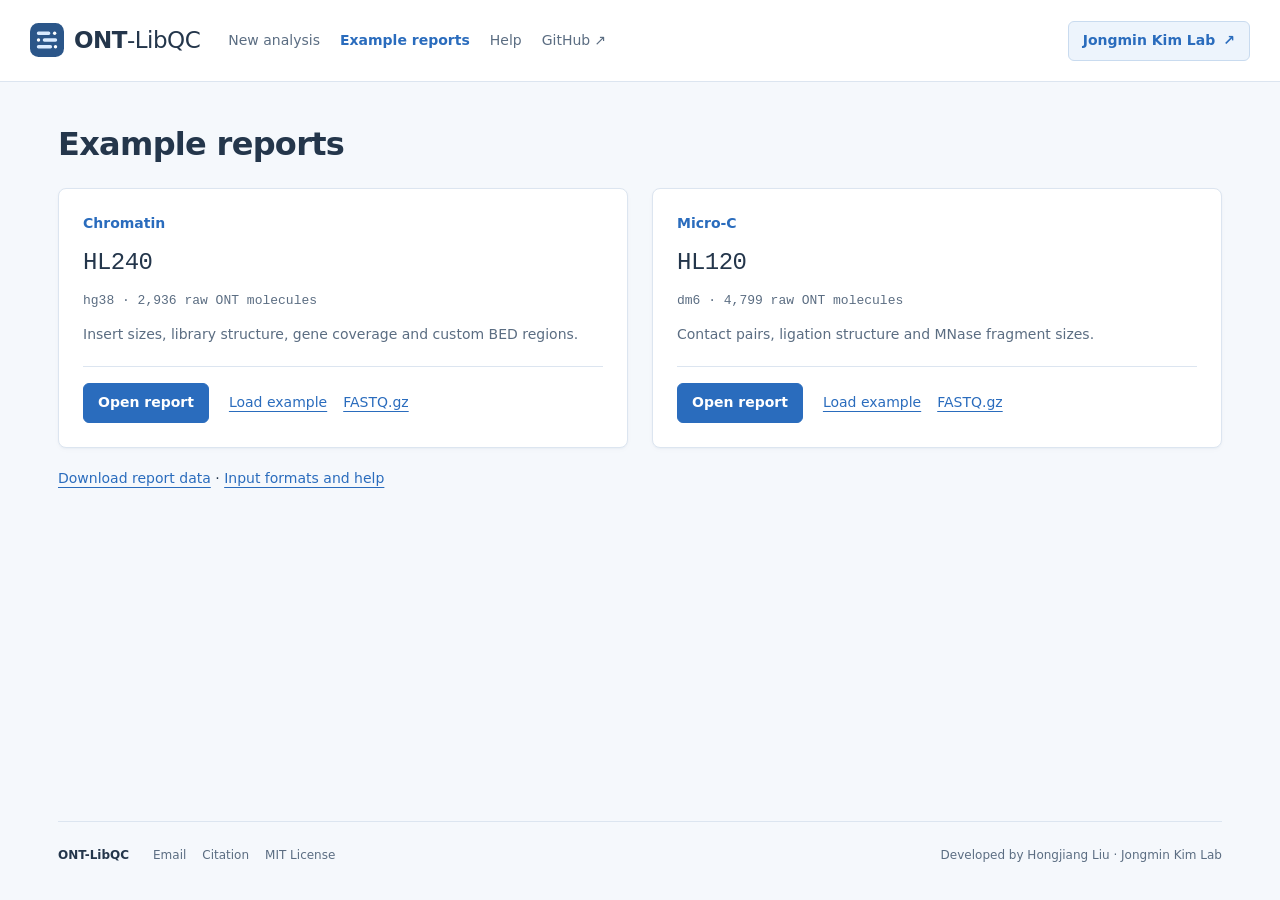
<file: example_report/index.html>
<!doctype html>
<html lang="en">
<head>
<meta charset="utf-8">
<meta name="viewport" content="width=device-width,initial-scale=1">
<meta name="description" content="Example Chromatin and Micro-C reports from ONT-LibQC.">
<meta name="theme-color" content="#2b5689">
<title>Example reports · ONT-LibQC</title>
<link rel="icon" type="image/svg+xml" href="assets/ont-libqc-mark.svg">
<style>
/* Keep the portal's typography and navigation available in the offline bundle. */
:root{color-scheme:light;--ink:#24364b;--muted:#5b6d82;--line:#dce5f0;--blue:#2a6cbd;--blue-soft:#edf4fc;--primary-hover:#225ca4;--surface-shadow:0 1px 2px #24476d0a,0 2px 6px #24476d05;--deep:#285e9e;--wash:#f5f8fc;--white:#fff;--radius-panel:8px;--radius-control:6px;--font-mono:ui-monospace,"SFMono-Regular",Menlo,Consolas,"Liberation Mono",monospace}
*{box-sizing:border-box}
body{margin:0;min-height:100vh;min-height:100svh;display:flex;flex-direction:column;background:var(--wash);color:var(--ink);font:16px/1.55 Inter,ui-sans-serif,system-ui,-apple-system,BlinkMacSystemFont,"Segoe UI",sans-serif}
h1,h2,p{margin:0}
h1{font-size:clamp(26px,2.6vw,32px);line-height:1.25;letter-spacing:-.7px;font-weight:550}
a{color:inherit;text-underline-offset:4px;outline-offset:4px}
a:focus-visible{outline:2px solid var(--blue)}
.topbar{background:var(--white);border-bottom:1px solid var(--line);min-height:82px;display:grid;grid-template-columns:auto minmax(0,1fr) auto;padding:16px max(28px,calc((100vw - 1220px)/2));gap:12px 28px;align-items:center}
.brand{display:flex;align-items:center;gap:10px;text-decoration:none;white-space:nowrap;font-size:23px;font-weight:750;letter-spacing:-.5px}
.brand img{display:block;flex-shrink:0}.brand-light{font-weight:430}
.topbar nav{display:flex;align-items:center;gap:24px;min-width:0}
.topbar nav a{display:inline-flex;align-items:center;min-height:40px;gap:4px;white-space:nowrap;font-size:14px;color:var(--muted);text-decoration:none;transition:color 180ms ease}
.topbar nav a:hover,.topbar nav a[aria-current=page]{color:var(--blue)}
.topbar nav a[aria-current=page]{font-weight:600}
.lab-button{display:inline-flex;align-items:center;justify-content:center;gap:8px;min-height:40px;padding:8px 14px;border:1px solid #c9dbef;border-radius:var(--radius-control);background:#edf4fc;color:var(--blue);font-size:14px;font-weight:600;text-decoration:none;white-space:nowrap;transition:background-color 180ms ease,border-color 180ms ease}
.lab-button:hover{background:#e1edfc;border-color:var(--blue)}
.lab-name-short{display:none}
main{flex:1;width:100%;max-width:1220px;margin:0 auto;padding:42px 28px 70px}
.page-heading{margin-bottom:24px}
.example-grid{display:grid;grid-template-columns:repeat(2,minmax(0,1fr));gap:24px}
.example-card{box-shadow:var(--surface-shadow);display:flex;flex-direction:column;gap:12px;min-width:0;padding:24px;border:1px solid var(--line);border-radius:var(--radius-panel);background:var(--white);text-decoration:none;transition:border-color 180ms ease,background-color 180ms ease}
.example-card:hover{border-color:#9bbce4;background:#fcfefe}
.sample-kind{color:var(--blue);font-size:14px;font-weight:600}
.example-card h2{font-family:var(--font-mono);font-size:24px;line-height:1.35;font-weight:500;letter-spacing:-.5px}
.sample-meta{font-family:var(--font-mono);font-size:13px;font-variant-numeric:tabular-nums;color:var(--muted)}
.card-description{flex:1;color:var(--muted);font-size:14px;line-height:1.65}
.report-data{margin-top:20px;font-size:14px}
.report-data a{color:var(--blue)}
footer{width:calc(100% - 56px);max-width:1164px;margin:0 auto;border-top:1px solid var(--line);padding:20px 0 30px;display:flex;flex-wrap:wrap;align-items:baseline;gap:10px 24px;color:var(--muted);font-size:12px}
footer>span:first-child{font-weight:700;color:var(--ink)}
.footer-credit{flex:1 1 auto;min-width:0;margin-left:auto;text-align:right;white-space:nowrap}
.footer-links{flex:0 1 auto;min-width:0;margin:0;display:flex;flex-wrap:wrap;align-items:center;gap:2px 16px;line-height:1.65}
.footer-links a{display:inline-flex;align-items:center;gap:4px;min-height:28px;text-decoration:none;white-space:nowrap}
.footer-links a:hover{color:var(--blue);text-decoration:underline}
@media(max-width:1050px){.topbar{gap:12px 20px}.topbar nav{gap:18px}}
@media(max-width:900px){.topbar{padding-inline:24px}}
@media(max-width:740px){
 .topbar{grid-template-columns:minmax(0,1fr) auto;min-height:0;padding:14px 18px 10px;gap:8px 12px}
 .topbar .brand{grid-column:1;grid-row:1;font-size:20px;gap:8px;justify-self:start}
 .topbar .brand img{width:30px;height:30px}
 .topbar .lab-button{grid-column:2;grid-row:1;padding:7px 11px;min-height:38px;gap:6px}
 .topbar nav{grid-column:1/-1;grid-row:2;gap:24px;justify-content:flex-start}
 .topbar nav a{font-size:14px;min-height:36px}
 .lab-name-long{display:none}.lab-name-short{display:inline}
 main{padding:30px 18px 45px}.example-grid{gap:18px}
 footer{width:auto;align-items:center;margin:0 18px;padding:18px 0 26px;column-gap:12px}
 .credit-prefix{display:none}
 footer>span:first-child{white-space:nowrap}.footer-credit{line-height:1.5}
}
@media(max-width:650px){.example-grid{grid-template-columns:minmax(0,1fr)}.example-card{padding:20px}}
@media(max-width:470px){footer .footer-credit{display:none}}
@media(max-width:300px){.topbar{grid-template-columns:1fr}.topbar .lab-button{grid-column:1;grid-row:2;justify-self:start}.topbar nav{grid-row:3;flex-wrap:wrap;gap:8px 16px}.footer-credit{white-space:normal}}
@media(prefers-reduced-motion:reduce){.example-card,.lab-button,.topbar nav a{transition:none}}
@media print{body{background:white;min-height:0}.topbar .lab-button,.topbar nav,.footer-links{display:none}.example-card{break-inside:avoid}main{padding-block:24px}}
/* Report viewing is the primary action; reruns and source reads stay alongside it. */
.card-actions{display:flex;align-items:center;flex-wrap:wrap;gap:10px 20px;margin-top:8px;padding-top:16px;border-top:1px solid var(--line);font-size:14px;color:var(--blue)}
.card-actions a{min-height:40px;display:inline-flex;align-items:center}
.open-report{justify-content:center;padding:8px 14px;border:1px solid var(--blue);border-radius:var(--radius-control);background:var(--blue);color:var(--white);text-decoration:none;font-weight:550;transition:background-color 180ms ease,border-color 180ms ease}
.open-report:hover{background:var(--primary-hover);border-color:var(--primary-hover)}
.card-secondary{display:flex;align-items:center;flex-wrap:wrap;gap:6px 16px}
.card-secondary a:hover{color:var(--deep)}
@media(prefers-reduced-motion:reduce){.open-report{transition:none}}

/* Source and citation links share the existing navigation rhythm. */
.topbar nav{flex-wrap:wrap;column-gap:20px;row-gap:2px}
@media(max-width:740px){.topbar nav{column-gap:18px;row-gap:2px}}
@media(max-width:470px){.topbar nav{column-gap:14px}.topbar nav a{font-size:13px}}
</style>
</head>
<body>
<header class="topbar">
 <a class="brand" href="https://ontlibqc.org/"><img src="assets/ont-libqc-mark.svg" width="34" height="34" alt=""><span>ONT<span class="brand-light">-LibQC</span></span></a>
 <nav aria-label="Main navigation"><a href="https://ontlibqc.org/">New analysis</a><a href="index.html" aria-current="page">Example reports</a><a href="https://ontlibqc.org/help">Help</a><a href="https://github.com/Shall-We-Dance/ONT-LibQC" target="_blank" rel="noopener noreferrer" aria-label="GitHub repository (opens in a new tab)">GitHub <span aria-hidden="true">↗</span></a></nav>
 <a class="lab-button" href="https://jongminkimlab.org/" target="_blank" rel="noopener noreferrer" aria-label="Jongmin Kim Lab (opens in a new tab)"><span class="lab-name-long">Jongmin Kim Lab</span><span class="lab-name-short" aria-hidden="true">Kim Lab</span><span aria-hidden="true">↗</span></a>
</header>
<main>
 <div class="page-heading"><h1>Example reports</h1></div>
 <div class="example-grid">
  <article class="example-card">
   <span class="sample-kind">Chromatin</span>
   <h2>HL240</h2><p class="sample-meta">hg38 · 2,936 raw ONT molecules</p>
   <p class="card-description">Insert sizes, library structure, gene coverage and custom BED regions.</p>
   <div class="card-actions"><a class="open-report" href="samples/HL240.html" target="_blank" rel="noopener noreferrer" aria-label="Open HL240 report (opens in a new tab)" title="Opens in a new tab">Open report</a><div class="card-secondary"><a href="https://ontlibqc.org/?example=HL240" aria-label="Load HL240 example">Load example</a><a href="https://ontlibqc.org/example-inputs/HL240.fastq.gz" download aria-label="Download HL240 FASTQ">FASTQ.gz</a></div></div>
  </article>
  <article class="example-card">
   <span class="sample-kind">Micro-C</span>
   <h2>HL120</h2><p class="sample-meta">dm6 · 4,799 raw ONT molecules</p>
   <p class="card-description">Contact pairs, ligation structure and MNase fragment sizes.</p>
   <div class="card-actions"><a class="open-report" href="samples/HL120.html" target="_blank" rel="noopener noreferrer" aria-label="Open HL120 report (opens in a new tab)" title="Opens in a new tab">Open report</a><div class="card-secondary"><a href="https://ontlibqc.org/?example=HL120" aria-label="Load HL120 example">Load example</a><a href="https://ontlibqc.org/example-inputs/HL120.fastq.gz" download aria-label="Download HL120 FASTQ">FASTQ.gz</a></div></div>
  </article>
 </div>
 <p class="report-data"><a href="downloads.html">Download report data</a> · <a href="https://ontlibqc.org/help">Input formats and help</a></p>
</main>
<footer><span>ONT-LibQC</span><nav class="footer-links" aria-label="Footer links"><a href="mailto:hl2522@cornell.edu">Email</a><a href="https://ontlibqc.org/help#cite">Citation</a><a href="https://ontlibqc.org/license">MIT License</a></nav><span class="footer-credit" aria-label="Developed by Hongjiang Liu at Jongmin Kim Lab"><span class="credit-prefix">Developed by </span>Hongjiang Liu · <span class="lab-name-long">Jongmin Kim Lab</span><span class="lab-name-short" aria-hidden="true">Kim Lab</span></span></footer>
</body>
</html>
</file>
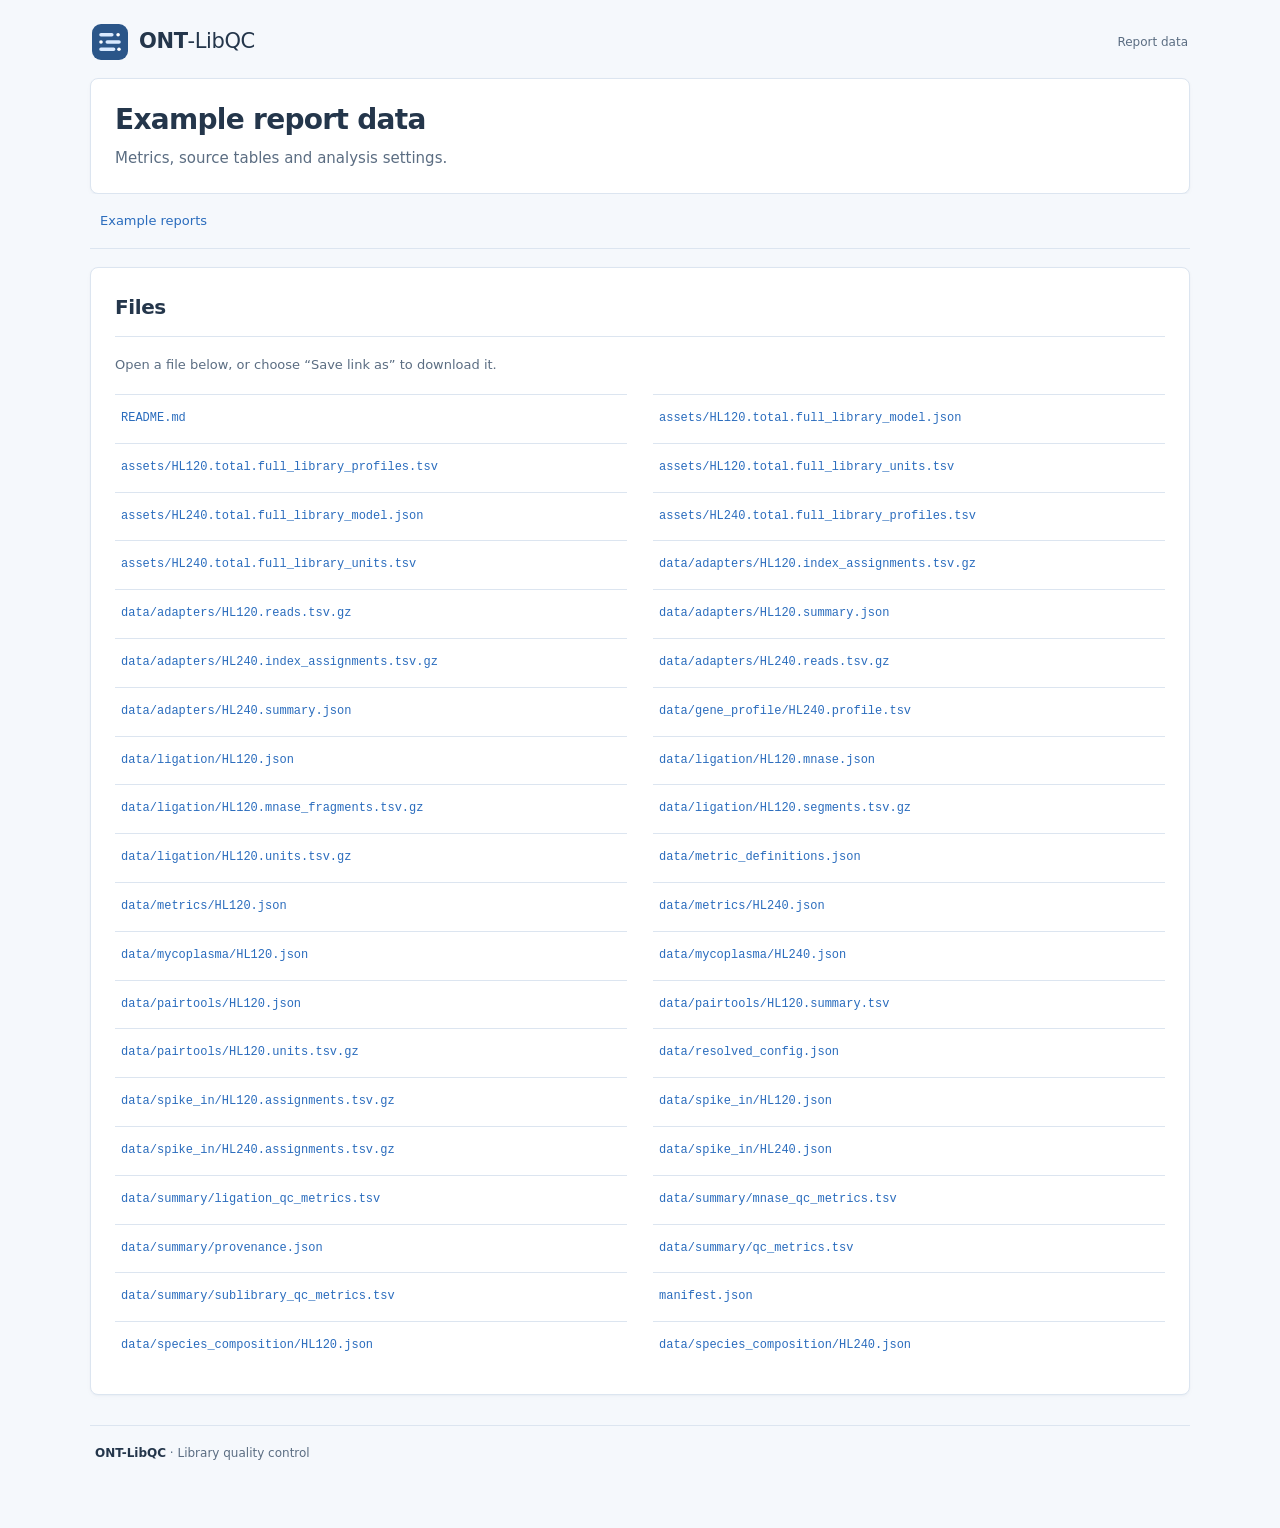
<file: example_report/downloads.html>
<!doctype html><html lang="en"><head><meta charset="utf-8"><meta name="viewport" content="width=device-width,initial-scale=1"><title>Example report data · ONT-LibQC</title><link rel="icon" type="image/svg+xml" href="assets/ont-libqc-mark.svg"><style>/* Palette and type match portal/static/style.css; all assets work offline. */
:root{color-scheme:light;--ink:#24364b;--muted:#5b6d82;--line:#dce5f0;--blue:#2a6cbd;--blue-soft:#edf4fc;--primary-hover:#225ca4;--surface-shadow:0 1px 2px #24476d0a,0 2px 6px #24476d05;--deep:#285e9e;--wash:#f5f8fc;--white:#fff;--mint:#edf4ff;font-family:Inter,ui-sans-serif,system-ui,-apple-system,BlinkMacSystemFont,"Segoe UI",sans-serif;color:var(--ink);background:var(--wash);scroll-behavior:smooth;scroll-padding-top:85px}
body{max-width:1280px;margin:24px auto 48px;padding:0 24px;font-family:inherit;font-size:14px;line-height:1.5;color:var(--ink)}
h1,h2,h3,table,button,input,select{font-family:inherit}h1{letter-spacing:-.025em;font-size:28px;font-weight:600;margin:0 0 10px;overflow-wrap:anywhere}h2{font-size:20px;font-weight:600;letter-spacing:-.02em;margin:0 0 18px}h3{font-size:16px;font-weight:600;color:var(--deep)}a{color:var(--blue);text-underline-offset:3px}
.report-hero{padding:22px 24px;border:1px solid var(--line);border-radius:8px;background:var(--white);color:var(--ink)}.report-hero a{color:var(--blue)}.report-hero .eyebrow{color:var(--muted)}.report-hero p{margin:0;color:var(--muted)}.eyebrow{font-size:12px;letter-spacing:0;font-weight:500;color:var(--muted)}.hero-meta{display:flex;gap:6px 20px;flex-wrap:wrap;margin-top:10px;color:var(--muted)}.hero-meta span{font-size:13px}.hero-meta span:first-child{color:var(--ink)}
.report-nav{display:flex;flex-wrap:wrap;gap:6px;position:sticky;top:0;z-index:20;background:var(--wash);padding:10px 0;margin:0 0 18px;border-bottom:1px solid var(--line)}.report-nav a{font-size:13px;font-weight:500;text-decoration:none;padding:7px 10px;border-radius:6px}.report-nav a:hover{background:#e8f1fc}
.report-section{background:#fff;border:1px solid var(--line);border-radius:8px;padding:24px;margin:22px 0;scroll-margin-top:90px}.muted{color:var(--muted);font-size:13px}.report-section>p{max-width:1100px}.section-heading{margin-bottom:16px}
.scope-card{background:#fff;border:1px solid var(--line);border-radius:8px;padding:12px 18px;box-shadow:none}.scope-card h3{font-size:13px;font-weight:600;color:var(--ink)}.traffic{padding:7px 0;grid-template-columns:12px 1fr auto}.traffic b{font-size:13px;font-weight:500}.traffic em{font-size:12px;overflow-wrap:anywhere}.traffic-grid{gap:16px;margin:20px 0}
.plot-card{border:1px solid var(--line);border-radius:8px;padding:10px}.plots{gap:20px}.profile-scope{border-top:1px solid var(--line);padding-top:10px}.size-plots img{min-height:240px}.analysis-plots .plot-card img{height:340px}.custom-static{display:block;width:100%;max-width:1050px;margin:auto}
.metric-group{margin:16px 0;border:1px solid var(--line);border-radius:8px;overflow:hidden}.metric-group summary{padding:13px 16px;font-weight:600;cursor:pointer;background:#f8fafb}.metric-group .table-scroll{padding:0 12px}table{font-size:13px}th{background:#f6f9fa;font-size:12px;font-weight:650;padding:12px 10px}td{padding:11px 10px;border-bottom:1px solid #edf2f4}tr:last-child td{border-bottom:0}.metric-reading{font-weight:500}.light{width:10px;height:10px;box-shadow:0 0 0 3px var(--wash)}.metric-tip b{display:inline-flex;align-items:center;justify-content:center;width:15px;height:15px;border-radius:50%;background:#e8f1fc;color:var(--muted);font-size:10px}.info-icon{display:inline-flex;align-items:center;justify-content:center;border:1px solid #c9dbef!important;width:19px;height:19px;border-radius:50%;font-size:12px;font-weight:600;margin-left:7px;color:var(--blue);vertical-align:middle}
.identity-panel{margin-bottom:20px}.identity-card{box-shadow:none;border-radius:8px}.identity-card h3{background:#f6f9fa;color:var(--deep);font-size:13px;font-weight:600}.adapter-context{padding:14px 18px;background:#eef3fb;border-radius:8px;margin:16px 0}.adapter-context code{background:#e5edf8;color:var(--deep);border-radius:4px}.note{border-radius:8px;background:#eef3fb;font-size:13px;border-left:3px solid var(--blue)}
.custom-controls{display:grid;grid-template-columns:minmax(0,1fr) minmax(0,14rem) minmax(0,12rem);align-items:start;gap:18px;background:#f6f9fa;padding:20px;border:1px solid var(--line,#dce5f0);border-radius:8px}
.custom-controls .custom-field{display:grid;grid-template-rows:1.25rem 2.75rem;min-width:0;gap:8px;margin:0;font-size:14px;color:var(--muted,#5b6d82)}
.custom-field-title{display:block;line-height:1.25rem;font-weight:600}
.custom-select-shell{position:relative;display:block;min-width:0;height:2.75rem}
.custom-select-shell::after{content:'';position:absolute;right:15px;top:calc(50% - 5px);width:7px;height:7px;border-right:1.5px solid var(--muted,#5b6d82);border-bottom:1.5px solid var(--muted,#5b6d82);transform:rotate(45deg);pointer-events:none}
.custom-controls .custom-select-shell select{appearance:none;-webkit-appearance:none;display:block;box-sizing:border-box;width:100%;min-width:0;max-width:100%;height:100%;min-height:0;margin:0;border:1px solid var(--line,#dce5f0);border-radius:6px;padding:0 36px 0 12px;background:#fff;color:var(--deep,#285e9e);font-family:inherit;font-size:14px;line-height:1.4;cursor:pointer;text-overflow:ellipsis}
.custom-file-picker{position:relative;display:flex;align-items:center;min-width:0;box-sizing:border-box;height:2.75rem;overflow:hidden;border:1px solid var(--line,#dce5f0);border-radius:6px;background:#fff;color:var(--deep,#285e9e)}
.custom-controls .custom-file-picker input[type=file]{position:absolute;inset:0;z-index:1;box-sizing:border-box;display:block;width:100%;height:100%;min-width:0;max-width:none;min-height:0;margin:0;padding:0;opacity:0;cursor:pointer}
.custom-file-button{display:flex;align-items:center;align-self:stretch;flex:none;padding:0 14px;border-right:1px solid var(--line,#dce5f0);background:#eaf2fd;color:var(--blue,#2a6cbd);font-size:14px;font-weight:600;white-space:nowrap}
.custom-file-name{display:block;flex:1;min-width:0;padding:0 12px;overflow:hidden;text-overflow:ellipsis;white-space:nowrap;font-size:14px;line-height:1.4}
.custom-file-picker:hover{border-color:var(--blue,#2a6cbd)}
.custom-actions{grid-column:1/-1;display:flex;align-items:center;justify-content:space-between;flex-wrap:wrap;gap:14px 24px;padding-top:16px;border-top:1px solid var(--line,#dce5f0)}
.custom-controls .custom-confirm{display:flex;align-items:flex-start;min-width:0;gap:10px;margin:0;color:var(--muted,#5b6d82);font-size:14px;line-height:1.5;flex:1 1 260px}
.custom-confirm input{flex:0 0 auto;box-sizing:border-box;width:16px;height:16px;margin:3px 0 0;accent-color:var(--blue,#2a6cbd)}
.custom-actions button{box-sizing:border-box;height:2.75rem;min-height:0;margin:0;padding:0 18px;border-radius:6px;font-family:inherit;font-size:14px;font-weight:600;line-height:1.4;white-space:nowrap}
.custom-controls :is(select,button):focus-visible,.custom-file-picker:focus-within{outline:2px solid var(--blue,#2a6cbd);outline-offset:3px}
@media(max-width:760px){.custom-controls{grid-template-columns:repeat(2,minmax(0,1fr));padding:16px}.custom-controls>.custom-field:first-child{grid-column:1/-1}}
@media(max-width:460px){.custom-controls{grid-template-columns:minmax(0,1fr)}.custom-actions button{width:100%}}
button,select{border:1px solid var(--line);border-radius:6px;padding:9px 12px;background:white;color:var(--deep);font-size:13px}button{background:var(--blue);color:white;border-color:var(--blue);cursor:pointer}button:hover{background:var(--primary-hover)}input[type=file]{font-size:12px;max-width:290px}.report-section details>summary{cursor:pointer;color:var(--blue);font-size:13px}.report-section details>p{color:var(--muted);font-size:13px;line-height:1.65}#custom-output svg{width:100%;display:block}#custom-downloads{display:flex;gap:18px;padding-bottom:15px}.report-footer{color:var(--muted);padding:14px 5px;font-size:12px}.table-scroll{border-radius:8px}.summary-plot{background:#fff;border-radius:8px;margin:18px 0}
@media(max-width:850px){body{padding:0 12px}.report-hero{padding:22px}.report-section{padding:16px}h1{font-size:28px}.report-nav{position:relative}.size-plots img{min-height:0}.identity-panel{grid-template-columns:1fr}.plots{grid-template-columns:minmax(0,1fr)}.analysis-plots .plot-card img{height:auto}.traffic-grid{grid-template-columns:1fr}}
@media print{.report-nav,.custom-controls,#custom-downloads{display:none}.report-section,.report-hero{box-shadow:none;break-inside:avoid}body{max-width:none;background:white}.report-hero{color:var(--deep);background:white}.report-hero p,.report-hero .eyebrow{color:var(--muted)}.plots img{break-inside:avoid}details{display:block}}

.figure-link{font-size:11px;text-align:right;padding:2px 8px 4px;color:var(--muted)}

.library-profiles{margin-top:26px;border-top:1px solid var(--line);padding-top:14px;scroll-margin-top:80px}.library-profiles>h3{font-size:18px}.fragment-caption{padding:8px 12px 0;font-size:13px;color:var(--deep)}.fragment-caption p{margin:7px 0 12px;font-size:12px;line-height:1.55;color:var(--muted)}.reference-notes{margin:15px 0}.reference-context{font-size:12px}.trace-comparison-note{padding:10px 14px;background:#f6f9fa;border-radius:8px}#library-key-metrics{margin:20px 0}

.primary-size-plots{grid-template-columns:minmax(0,1fr)!important;max-width:1020px;margin-left:auto;margin-right:auto}.primary-size-plots .plot-card{box-sizing:border-box;width:100%}.size-model-note{margin-bottom:12px}.size-profile-downloads{display:flex;flex-wrap:wrap;gap:4px 10px;justify-content:center;margin-top:-8px}
.count-based-details{border:1px solid var(--line);border-radius:8px;margin:18px 0 24px;overflow:hidden}.count-based-details>summary{padding:13px 16px;background:#f6f9fa;font-weight:650;cursor:pointer}.count-based-details>summary:focus-visible{outline:2px solid var(--blue);outline-offset:-3px}.count-based-details>p{padding:0 16px}.count-based-details .count-size-plots{padding:0 12px 12px;margin-bottom:0}.count-size-plots .full-library-count-card{grid-column:1/-1;width:100%;max-width:1020px;box-sizing:border-box;justify-self:center}

/* Shared masthead, example entry points and download directory. */
.report-brand{display:flex;align-items:center;justify-content:space-between;gap:18px;padding:0 2px 18px;margin:0}
.brand-name{display:flex;align-items:center;gap:11px;font-size:21px;font-weight:600;letter-spacing:-.4px;white-space:nowrap;color:var(--ink)}
.brand-name img{display:block;flex-shrink:0}.brand-light{font-weight:430}
.brand-context{font-size:12px;color:var(--muted);text-align:right}
.report-hero h1{line-height:1.2}.report-hero .eyebrow{display:block;margin-bottom:10px}
.report-footer{border-top:1px solid var(--line);margin-top:30px;padding:18px 5px}
.report-footer strong{color:var(--ink)}.report-footer details>summary{cursor:pointer}
.report-nav a:focus-visible,button:focus-visible,select:focus-visible,input:focus-visible{outline:2px solid var(--blue);outline-offset:3px}
body.report-directory{max-width:1100px;font-size:15px}
.report-directory .report-hero{padding:24px}.report-directory .report-section{margin-top:0}
.example-grid{display:grid;grid-template-columns:repeat(2,minmax(0,1fr));gap:22px;margin:26px 0}
.example-card{display:flex;flex-direction:column;gap:12px;padding:28px;border:1px solid var(--line);border-radius:8px;background:var(--white);color:var(--ink);text-decoration:none;transition:border-color .15s,box-shadow .15s}
.example-card:hover{border-color:var(--blue);box-shadow:0 4px 18px #285e9e0b}
.example-card:focus-visible{outline:3px solid var(--blue);outline-offset:4px}
.example-card h2{font-size:24px;font-weight:600;margin:0;letter-spacing:-.6px}
.example-card p{margin:0;color:var(--muted);font-size:14px}
.card-heading{display:flex;align-items:center;justify-content:space-between;gap:16px;color:var(--blue);font-size:12px;font-weight:650;letter-spacing:.04em;margin-bottom:8px}
.sample-kind{padding:4px 10px;border-radius:20px;background:#e8f1fc}
.card-description{line-height:1.7;padding:6px 0 12px;flex:1}
.card-action{border-top:1px solid var(--line);padding-top:16px;font-size:14px;font-weight:650;color:var(--blue);display:flex;justify-content:space-between}
.directory-note{color:var(--muted);font-size:13px;line-height:1.7;margin:24px 2px}
.download-list{display:grid;grid-template-columns:repeat(2,minmax(0,1fr));gap:0 26px;list-style:none;padding:0;margin:20px 0 0}
.download-list li{border-top:1px solid var(--line);min-width:0}
.download-list a{display:block;padding:14px 6px;overflow-wrap:anywhere;font:12px/1.65 ui-monospace,SFMono-Regular,Consolas,monospace;text-decoration:none}
.download-list a:hover{background:var(--wash);text-decoration:underline}.download-list a:focus-visible{outline:2px solid var(--blue);outline-offset:1px}
@media(max-width:650px){.example-grid,.download-list{grid-template-columns:minmax(0,1fr)}.report-brand{padding:0 2px 14px}.report-directory .report-hero{padding:26px 22px}.example-card{padding:24px}.brand-name{font-size:21px}}
@media(max-width:400px){.brand-context{display:none}}
@media(prefers-reduced-motion:reduce){:root{scroll-behavior:auto}.example-card{transition:none}}
@media print{.report-brand{border:0;padding:0}.report-hero .hero-meta span{border-color:var(--line)}.example-card{break-inside:avoid}.download-list{display:block}}

/* Library identity, matched sequence motifs and per-sublibrary structures. */
.library-structure-report>summary{display:flex;align-items:center;gap:10px;flex-wrap:wrap}.library-mode{font-size:11px;font-weight:500;border:1px solid #d2e1e5;border-radius:20px;padding:2px 8px;background:white;color:#5b6d82}
.library-structure-body{padding:12px 20px 14px;background:#fff}.library-diagram-scroll{overflow-x:auto;overscroll-behavior-x:contain;padding:4px 2px 8px}
.library-diagram{display:grid;grid-template-columns:max-content minmax(80px,112px) max-content minmax(76px,102px) max-content minmax(86px,122px) max-content minmax(88px,118px) max-content minmax(86px,122px) max-content minmax(76px,102px) max-content minmax(80px,112px) max-content;align-items:stretch;justify-content:center;min-width:min-content;gap:6px 4px}
.library-diagram>:not(.library-read-directions){grid-row:2}.library-end,.library-connector{align-self:center;color:#8aa0a8;font-size:12px}.library-block{display:flex;flex-direction:column;align-items:center;justify-content:center;gap:3px;min-width:0;min-height:64px;box-sizing:border-box;padding:5px 7px;border:1px solid #c7dde0;border-radius:6px;background:#edf6f5;color:#21656b;line-height:1.3;text-align:center}.library-block strong{font-size:12px}.library-block small{font-size:10px;line-height:1.25}.library-block.index{background:#f1f2fa;border-color:#d7dbee;color:#58618c}.library-block.adapter{background:#f3f6f8;border-color:#dce4e8;color:#617780}.library-block.insert{background:#edf5ef;border-color:#cfdfd4;color:#4c725b}.library-block.umi{background:#fff6e6;border-color:#ead4aa;color:#956321;min-width:50px}.library-block.umi strong{font-size:11px}
.library-block .library-sequence{display:block;max-width:100%;padding:0;background:none;color:inherit;font-family:ui-monospace,SFMono-Regular,Consolas,monospace;font-size:11px;letter-spacing:.15px;overflow-wrap:anywhere;word-break:break-all;white-space:normal;line-height:1.5}.library-unresolved{font-size:10px;color:#778993}.library-read-directions{grid-column:8/9;grid-row:1;display:flex;justify-content:space-between;gap:14px;color:#607983}.library-read{display:flex;flex:0 1 34px;max-width:34px;min-width:0;flex-direction:column;gap:3px;font-size:11px;font-weight:600;line-height:1.3}.library-read.reverse{text-align:right}.library-read i{position:relative;display:block;height:6px;background:linear-gradient(currentColor,currentColor) left center/1px 5px no-repeat}.library-read.reverse i{background-position:right center}.library-read i:before{content:'';position:absolute;top:3px;left:0;right:0;border-top:1px solid currentColor}.library-read i:after{content:'';position:absolute;top:1px;right:0;width:4px;height:4px;border-top:1px solid currentColor;border-right:1px solid currentColor;transform:rotate(45deg)}.library-read.reverse i:after{left:0;right:auto;transform:rotate(-135deg)}
.library-diagram-note{max-width:850px;margin:4px auto 12px!important;text-align:center;font-size:12px;color:#65758c;line-height:1.7}.library-sublibraries{border-top:1px solid #e3ecef;margin-top:18px;padding-top:15px}.library-sublibraries>h3{font-size:14px;margin:0 0 12px}.library-sublibrary{padding:14px 0 2px;border-top:1px solid #e0e9ec;background:#fff;margin-bottom:8px}.library-sublibrary>header{display:flex;justify-content:space-between;align-items:baseline;gap:8px;flex-wrap:wrap;margin-bottom:10px}.library-sublibrary h4{font-size:13px;margin:0}.library-sublibrary header>span{font-size:11px;color:#65758c}.library-umi-summary{border-top:1px solid #e3ecef;margin-top:18px;padding-top:16px}.library-umi-summary>strong{font-size:13px}.library-umi-counts{display:flex;flex-wrap:wrap;gap:24px;margin:12px 0}.library-umi-counts span{display:flex;flex-direction:column;gap:3px;color:#65758c;font-size:11px}.library-umi-counts b{font-size:18px;font-weight:500;color:#344b70}.library-umi-summary p{font-size:12px;line-height:1.7;color:#65758c;max-width:1000px;margin:12px 0 0}
@media(max-width:600px){.library-structure-body{padding:10px 10px 12px}.library-diagram{justify-content:start}.library-sublibrary{padding:12px 8px 2px}.library-diagram-note{text-align:left}.library-umi-counts{gap:16px}}

/* Compact structure overview with full motifs in expandable details. */
.library-block .library-type{font-size:11px;font-weight:600}.library-sequence-details{margin-top:12px;padding-top:10px;border-top:1px solid #e3ecef}.library-sequence-details>summary{cursor:pointer;font-size:12px;font-weight:600;color:var(--blue)}.library-sequence-details>p{font-size:12px;line-height:1.7;color:#65758c;margin:12px 0}.library-sequence-group{margin-top:15px}.library-sequence-group h4{font-size:12px;margin:0 0 8px;color:#344b70}.library-sequence-table-scroll{overflow-x:auto}.library-sequence-group table{width:100%;border-collapse:collapse;font-size:11px;margin:0;table-layout:fixed}.library-sequence-group th,.library-sequence-group td{padding:9px 10px;text-align:left;vertical-align:top;border-bottom:1px solid #e3ecef;overflow-wrap:anywhere}.library-sequence-group th{background:#f4f8fa;font-weight:600;color:#5b6d82}.library-sequence-group th:nth-child(1){width:16%}.library-sequence-group th:nth-child(2){width:14%}.library-sequence-group th:nth-child(3){width:23%}.library-sequence-group code.library-sequence{display:block;padding:0;background:none;white-space:normal;word-break:break-all;overflow-wrap:anywhere;font-size:11px;line-height:1.7;color:#344b70}.library-sequence-group tr:hover{background:#f8fbfc}@media(max-width:600px){.library-sequence-group table{min-width:560px}}

/* Data first: restrained headings, legible values and contained horizontal scrolling. */
:root{--mono:ui-monospace,SFMono-Regular,Menlo,Consolas,monospace}
.sample-name,code,.metric-reading,.reference-interval,.identity-item strong,.library-umi-counts b{font-family:var(--mono);font-variant-numeric:tabular-nums}
.sample-name{font-size:26px;letter-spacing:-.035em;line-height:1.35!important;font-weight:500}
code{border-radius:3px;background:#f0f4f6;overflow-wrap:anywhere}
.table-scroll{overscroll-behavior-x:contain}.table-scroll:focus-visible,.library-diagram-scroll:focus-visible{outline:2px solid var(--blue);outline-offset:3px}
.table-scroll table{min-width:540px}.table-scroll th:first-child,.table-scroll td:first-child{min-width:180px;max-width:340px}
.table-scroll th{white-space:nowrap}.table-scroll th,.table-scroll td{line-height:1.5}.metric-reading{gap:10px}.metric-cell{min-width:130px}
.identity-item strong{font-size:13px;font-weight:500}.identity-item small{font-size:12px}.pair-table code{background:none;padding:0}.pair-table strong{font-weight:500}
.cutoff-note{font-size:12px;line-height:1.6;background:#fafcfc}.pair-table-scroll{overflow-x:auto;overscroll-behavior-x:contain}.pair-table{min-width:420px}
.mode-badge,.library-mode,.sample-kind{border-radius:6px;font-weight:500}.library-block strong{font-weight:600}.library-diagram-note{line-height:1.6;margin-top:8px!important}
.report-section>details:not(.metric-group){margin:14px 0}.report-section details>summary{line-height:1.6}.report-section details[open]>summary{margin-bottom:12px}
.report-section details.metric-group[open]>summary,.count-based-details[open]>summary{margin-bottom:0}
.report-explanation{font-size:13px;line-height:1.65;color:var(--muted);max-width:1000px}.report-explanation p{margin:10px 0}.report-explanation ul{padding-left:20px}.report-explanation li{padding-left:2px;margin:7px 0}
.count-based-details .report-explanation{padding:2px 16px 0}.report-footer .report-explanation{font-size:12px}
.report-section>h2{padding-bottom:14px;border-bottom:1px solid var(--line)}.report-nav a,.download-list a,button{transition:background-color .15s,color .15s}
.library-sublibraries{margin-top:14px;padding-top:14px}.library-sublibrary:first-of-type{border-top:0}.library-sublibrary h4{font-family:var(--mono);font-weight:500}.library-sublibrary header>span{font-variant-numeric:tabular-nums}
@media(max-width:850px){body{margin-top:16px}.report-hero{padding:18px}.report-section{padding:16px;margin:18px 0}.report-nav{flex-wrap:nowrap;overflow-x:auto;overscroll-behavior-x:contain;gap:2px;padding:9px 0}.report-nav a{white-space:nowrap;flex-shrink:0}h2{font-size:19px}.sample-name{font-size:23px}.traffic-grid{margin:16px 0}.table-scroll th,.table-scroll td{padding:10px 9px;font-size:12px}}
@media(max-width:460px){.report-brand .brand-name{font-size:20px}.report-brand img{width:30px;height:30px}.hero-meta{gap:5px 16px}.scope-card{padding:12px 14px}.traffic{column-gap:7px}.traffic em{max-width:145px;text-align:right}.report-section>h2{padding-bottom:12px}.library-sublibrary{padding-left:0;padding-right:0}}
@media(prefers-reduced-motion:reduce){.report-nav a,.download-list a,button{transition:none}}

.report-section>.eyebrow{display:none}.qc-metrics th:first-child,.qc-metrics td:first-child{width:38%}.qc-metrics td:last-child{color:var(--muted)}
@media(max-width:850px){.qc-metrics th:first-child,.qc-metrics td:first-child{width:150px;min-width:150px;max-width:150px}.qc-metrics .metric-cell{min-width:100px}.qc-metrics .reference-interval{min-width:180px}}

.report-section .section-heading>.eyebrow{display:none}.custom-file-name{font-family:var(--mono);font-size:12px}.identity-panel{align-items:start}

.report-hero,.report-section{box-shadow:var(--surface-shadow)}
@media print{.report-hero,.report-section{box-shadow:none}}
</style></head><body class="report-directory"><div class="report-brand"><div class="brand-name"><img src="assets/ont-libqc-mark.svg" width="36" height="36" alt=""><span>ONT<span class="brand-light">-LibQC</span></span></div><span class="brand-context">Report data</span></div><header class="report-hero"><h1>Example report data</h1><p>Metrics, source tables and analysis settings.</p></header><nav class="report-nav" aria-label="Report navigation"><a href="index.html">Example reports</a></nav><main class="report-section"><h2>Files</h2><p class="muted">Open a file below, or choose “Save link as” to download it.</p><ul class="download-list"><li><a href="README.md">README.md</a></li><li><a href="assets/HL120.total.full_library_model.json">assets/HL120.total.full_library_model.json</a></li><li><a href="assets/HL120.total.full_library_profiles.tsv">assets/HL120.total.full_library_profiles.tsv</a></li><li><a href="assets/HL120.total.full_library_units.tsv">assets/HL120.total.full_library_units.tsv</a></li><li><a href="assets/HL240.total.full_library_model.json">assets/HL240.total.full_library_model.json</a></li><li><a href="assets/HL240.total.full_library_profiles.tsv">assets/HL240.total.full_library_profiles.tsv</a></li><li><a href="assets/HL240.total.full_library_units.tsv">assets/HL240.total.full_library_units.tsv</a></li><li><a href="data/adapters/HL120.index_assignments.tsv.gz">data/adapters/HL120.index_assignments.tsv.gz</a></li><li><a href="data/adapters/HL120.reads.tsv.gz">data/adapters/HL120.reads.tsv.gz</a></li><li><a href="data/adapters/HL120.summary.json">data/adapters/HL120.summary.json</a></li><li><a href="data/adapters/HL240.index_assignments.tsv.gz">data/adapters/HL240.index_assignments.tsv.gz</a></li><li><a href="data/adapters/HL240.reads.tsv.gz">data/adapters/HL240.reads.tsv.gz</a></li><li><a href="data/adapters/HL240.summary.json">data/adapters/HL240.summary.json</a></li><li><a href="data/gene_profile/HL240.profile.tsv">data/gene_profile/HL240.profile.tsv</a></li><li><a href="data/ligation/HL120.json">data/ligation/HL120.json</a></li><li><a href="data/ligation/HL120.mnase.json">data/ligation/HL120.mnase.json</a></li><li><a href="data/ligation/HL120.mnase_fragments.tsv.gz">data/ligation/HL120.mnase_fragments.tsv.gz</a></li><li><a href="data/ligation/HL120.segments.tsv.gz">data/ligation/HL120.segments.tsv.gz</a></li><li><a href="data/ligation/HL120.units.tsv.gz">data/ligation/HL120.units.tsv.gz</a></li><li><a href="data/metric_definitions.json">data/metric_definitions.json</a></li><li><a href="data/metrics/HL120.json">data/metrics/HL120.json</a></li><li><a href="data/metrics/HL240.json">data/metrics/HL240.json</a></li><li><a href="data/mycoplasma/HL120.json">data/mycoplasma/HL120.json</a></li><li><a href="data/mycoplasma/HL240.json">data/mycoplasma/HL240.json</a></li><li><a href="data/pairtools/HL120.json">data/pairtools/HL120.json</a></li><li><a href="data/pairtools/HL120.summary.tsv">data/pairtools/HL120.summary.tsv</a></li><li><a href="data/pairtools/HL120.units.tsv.gz">data/pairtools/HL120.units.tsv.gz</a></li><li><a href="data/resolved_config.json">data/resolved_config.json</a></li><li><a href="data/spike_in/HL120.assignments.tsv.gz">data/spike_in/HL120.assignments.tsv.gz</a></li><li><a href="data/spike_in/HL120.json">data/spike_in/HL120.json</a></li><li><a href="data/spike_in/HL240.assignments.tsv.gz">data/spike_in/HL240.assignments.tsv.gz</a></li><li><a href="data/spike_in/HL240.json">data/spike_in/HL240.json</a></li><li><a href="data/summary/ligation_qc_metrics.tsv">data/summary/ligation_qc_metrics.tsv</a></li><li><a href="data/summary/mnase_qc_metrics.tsv">data/summary/mnase_qc_metrics.tsv</a></li><li><a href="data/summary/provenance.json">data/summary/provenance.json</a></li><li><a href="data/summary/qc_metrics.tsv">data/summary/qc_metrics.tsv</a></li><li><a href="data/summary/sublibrary_qc_metrics.tsv">data/summary/sublibrary_qc_metrics.tsv</a></li><li><a href="manifest.json">manifest.json</a></li><li><a href="data/species_composition/HL120.json">data/species_composition/HL120.json</a></li><li><a href="data/species_composition/HL240.json">data/species_composition/HL240.json</a></li></ul></main><footer class="report-footer"><strong>ONT-LibQC</strong> · Library quality control</footer></body></html>
</file>
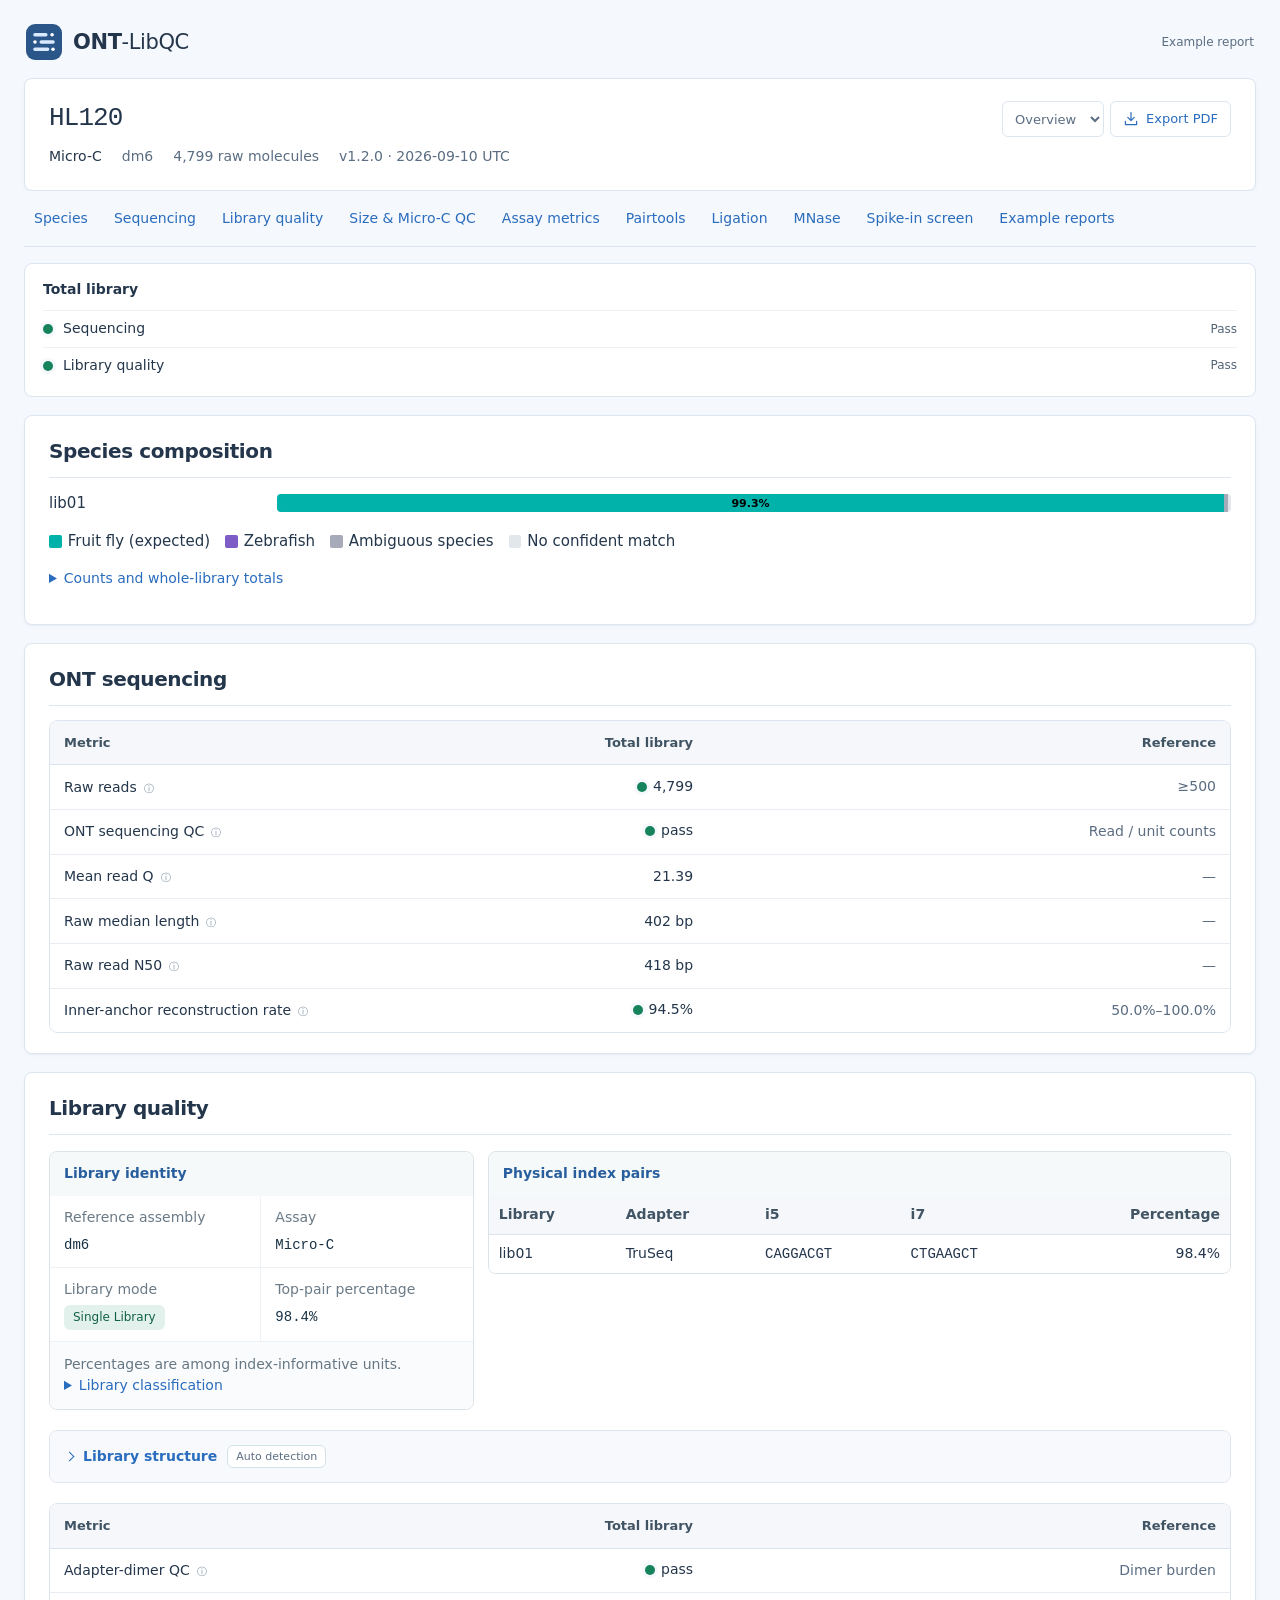
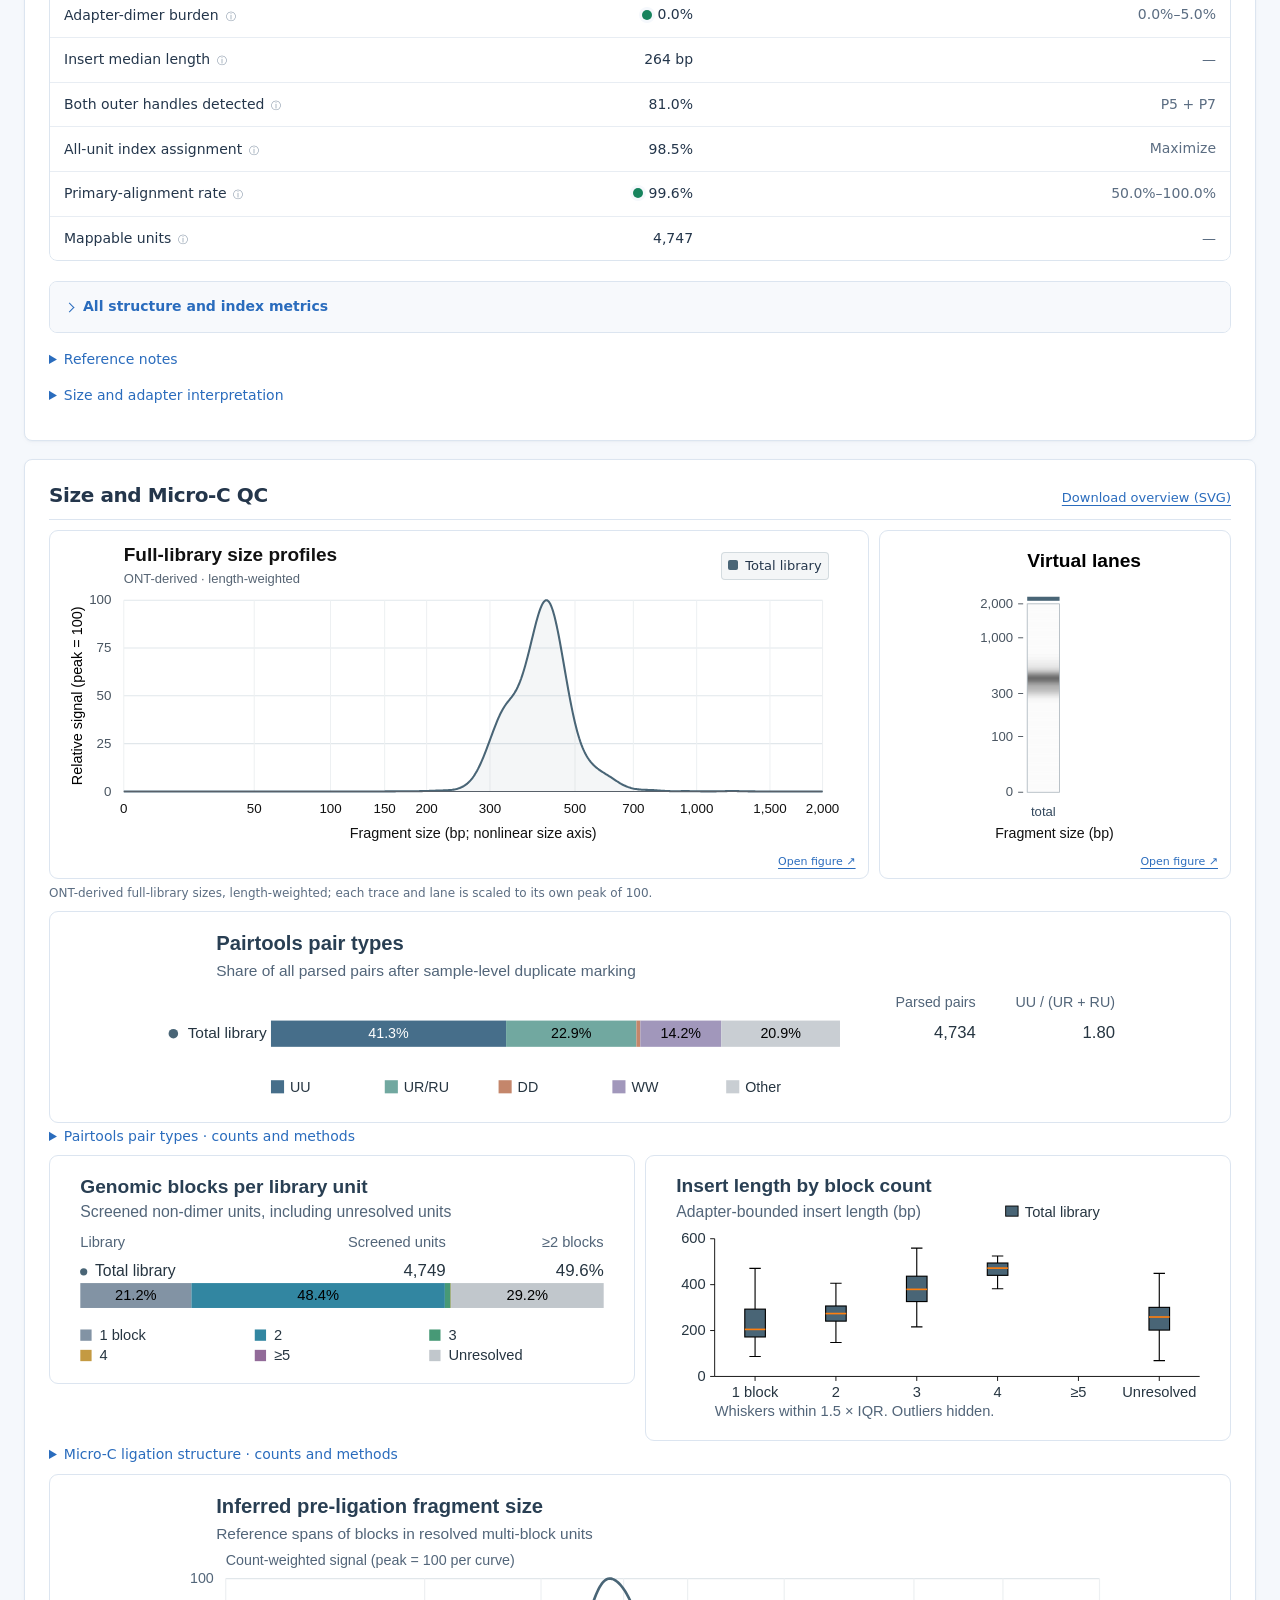
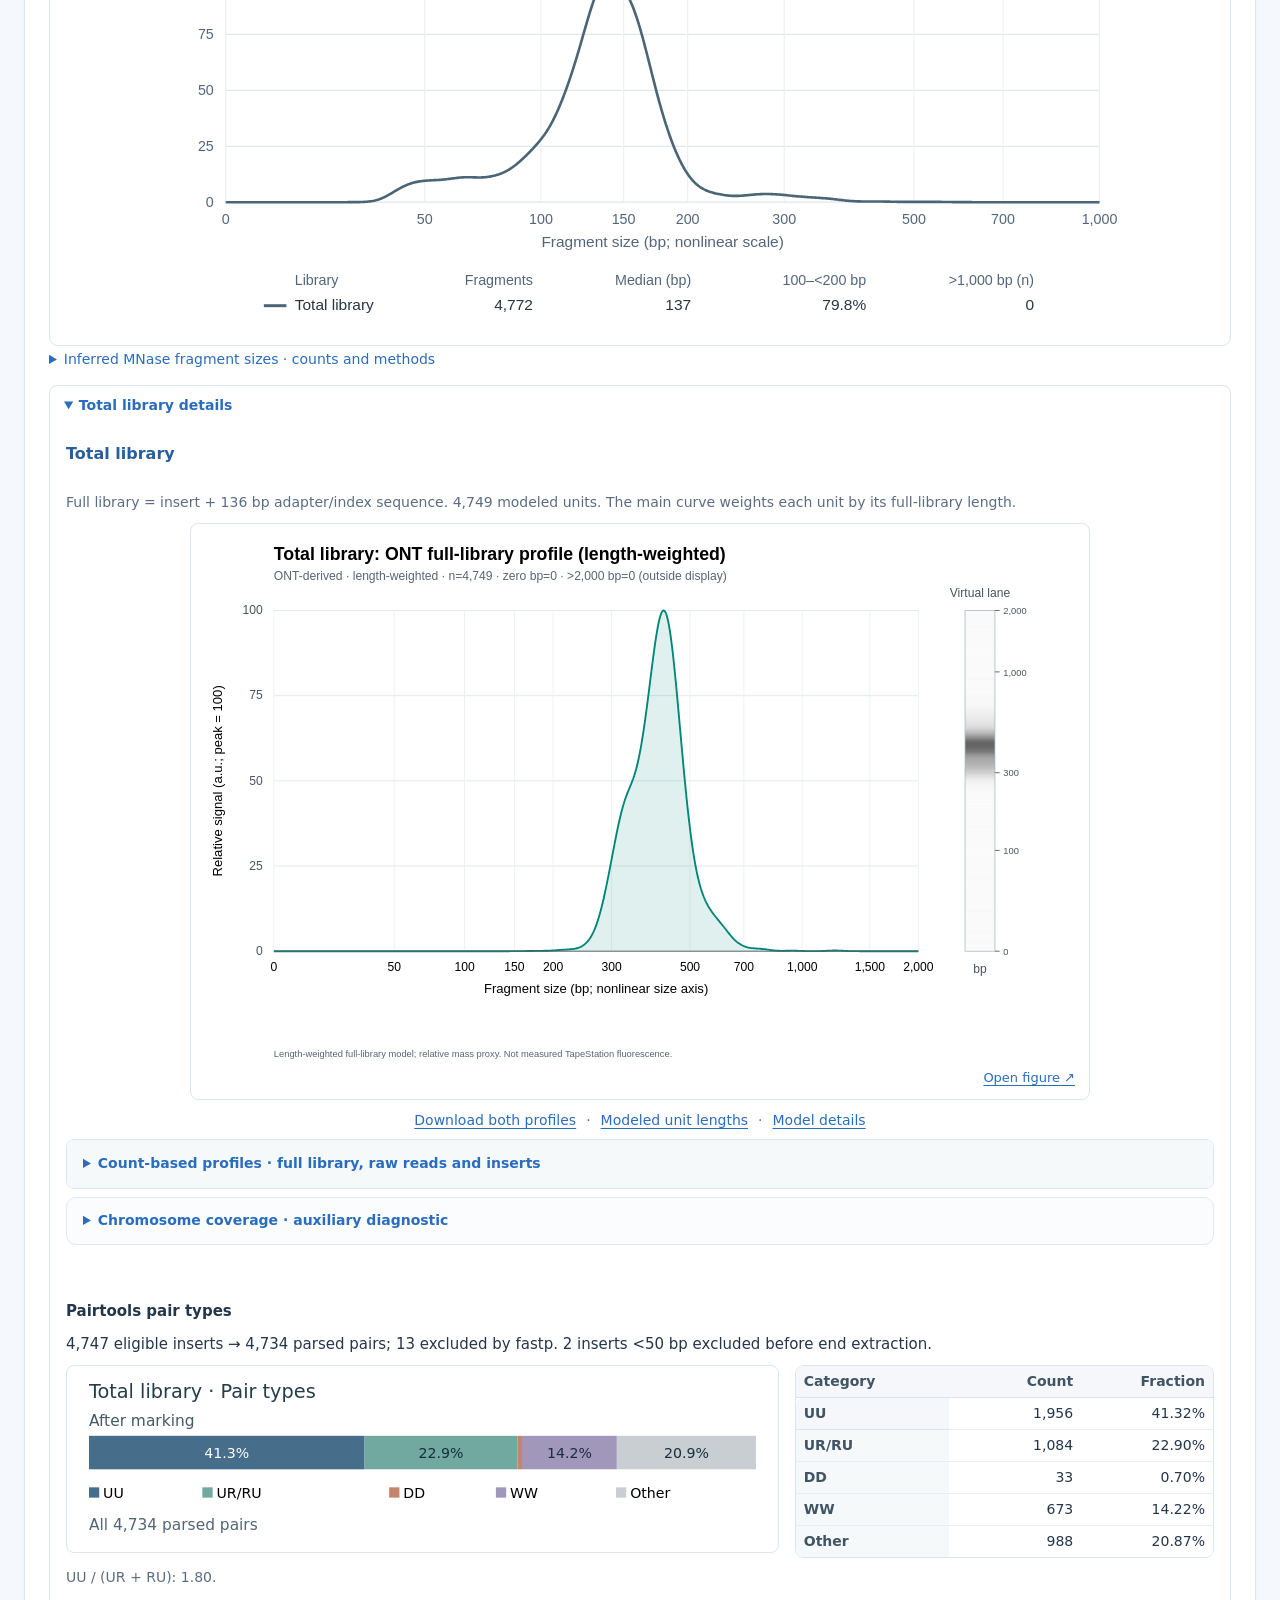
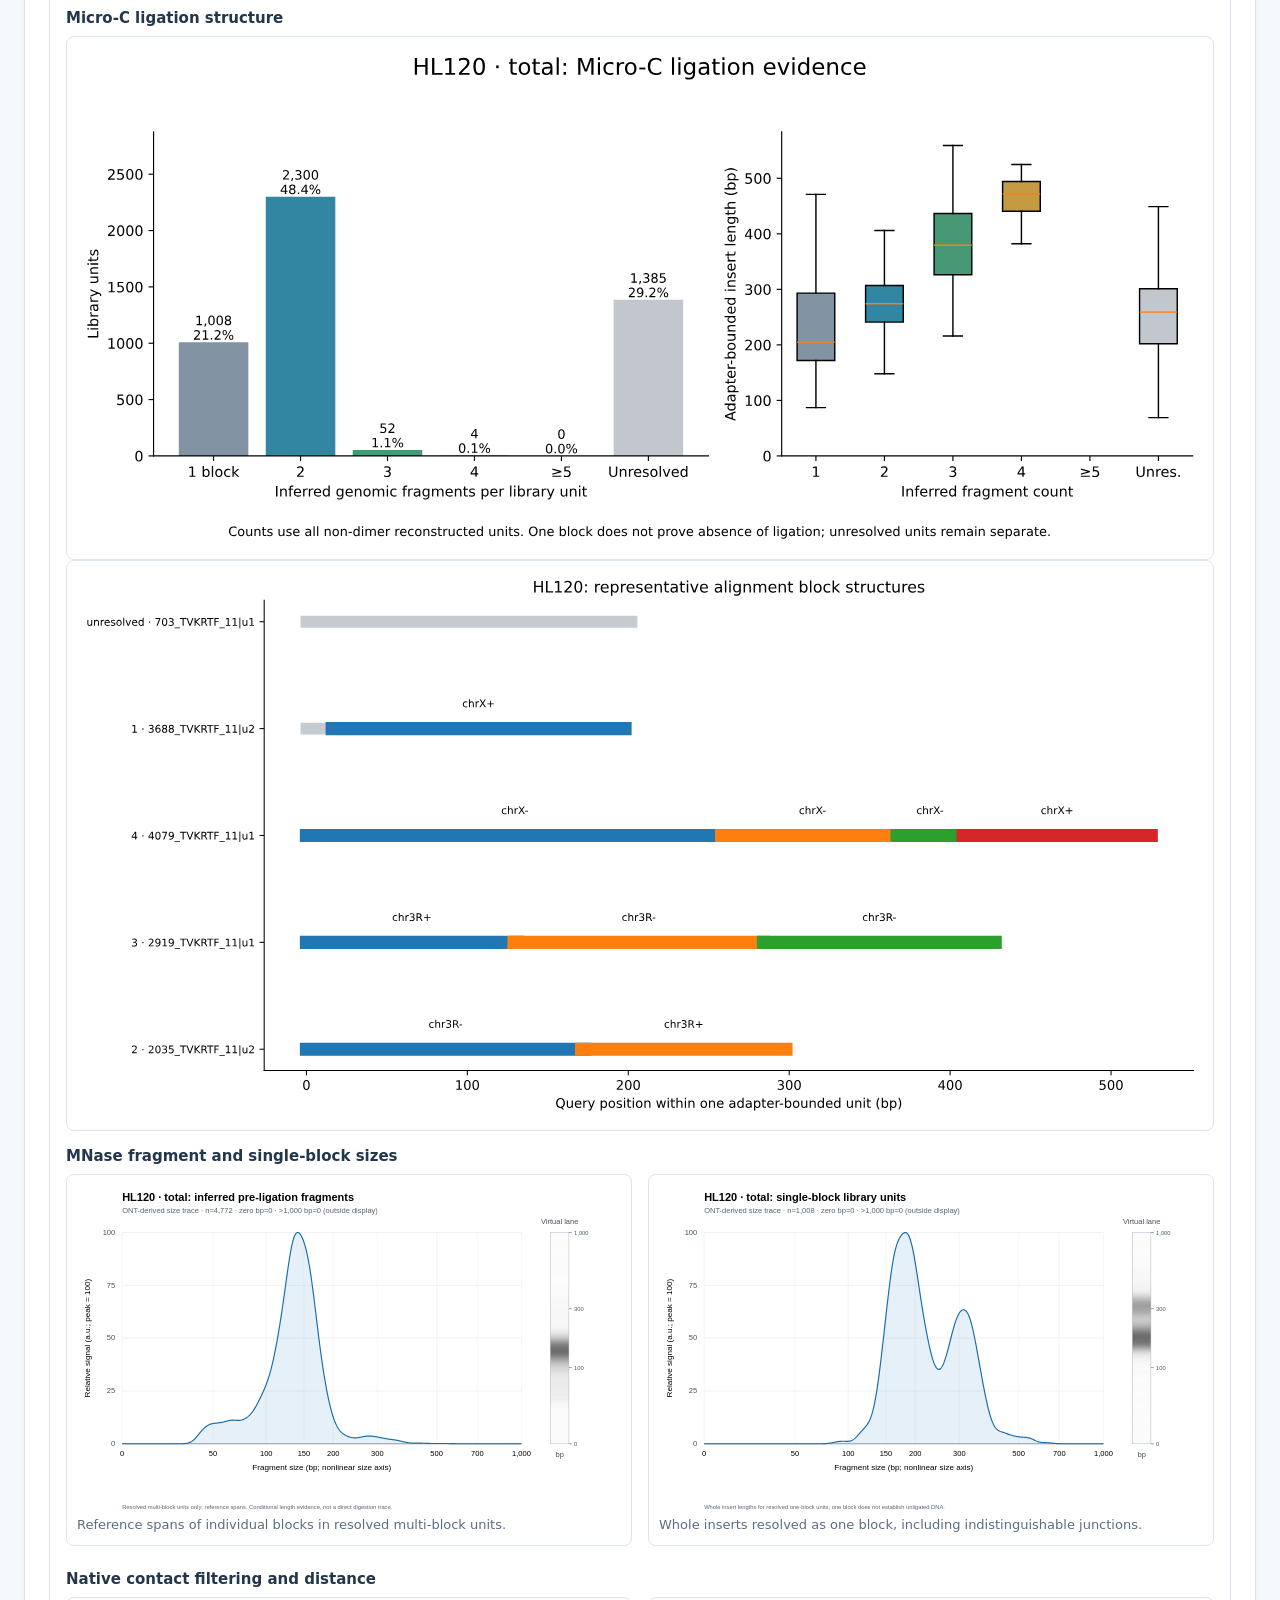
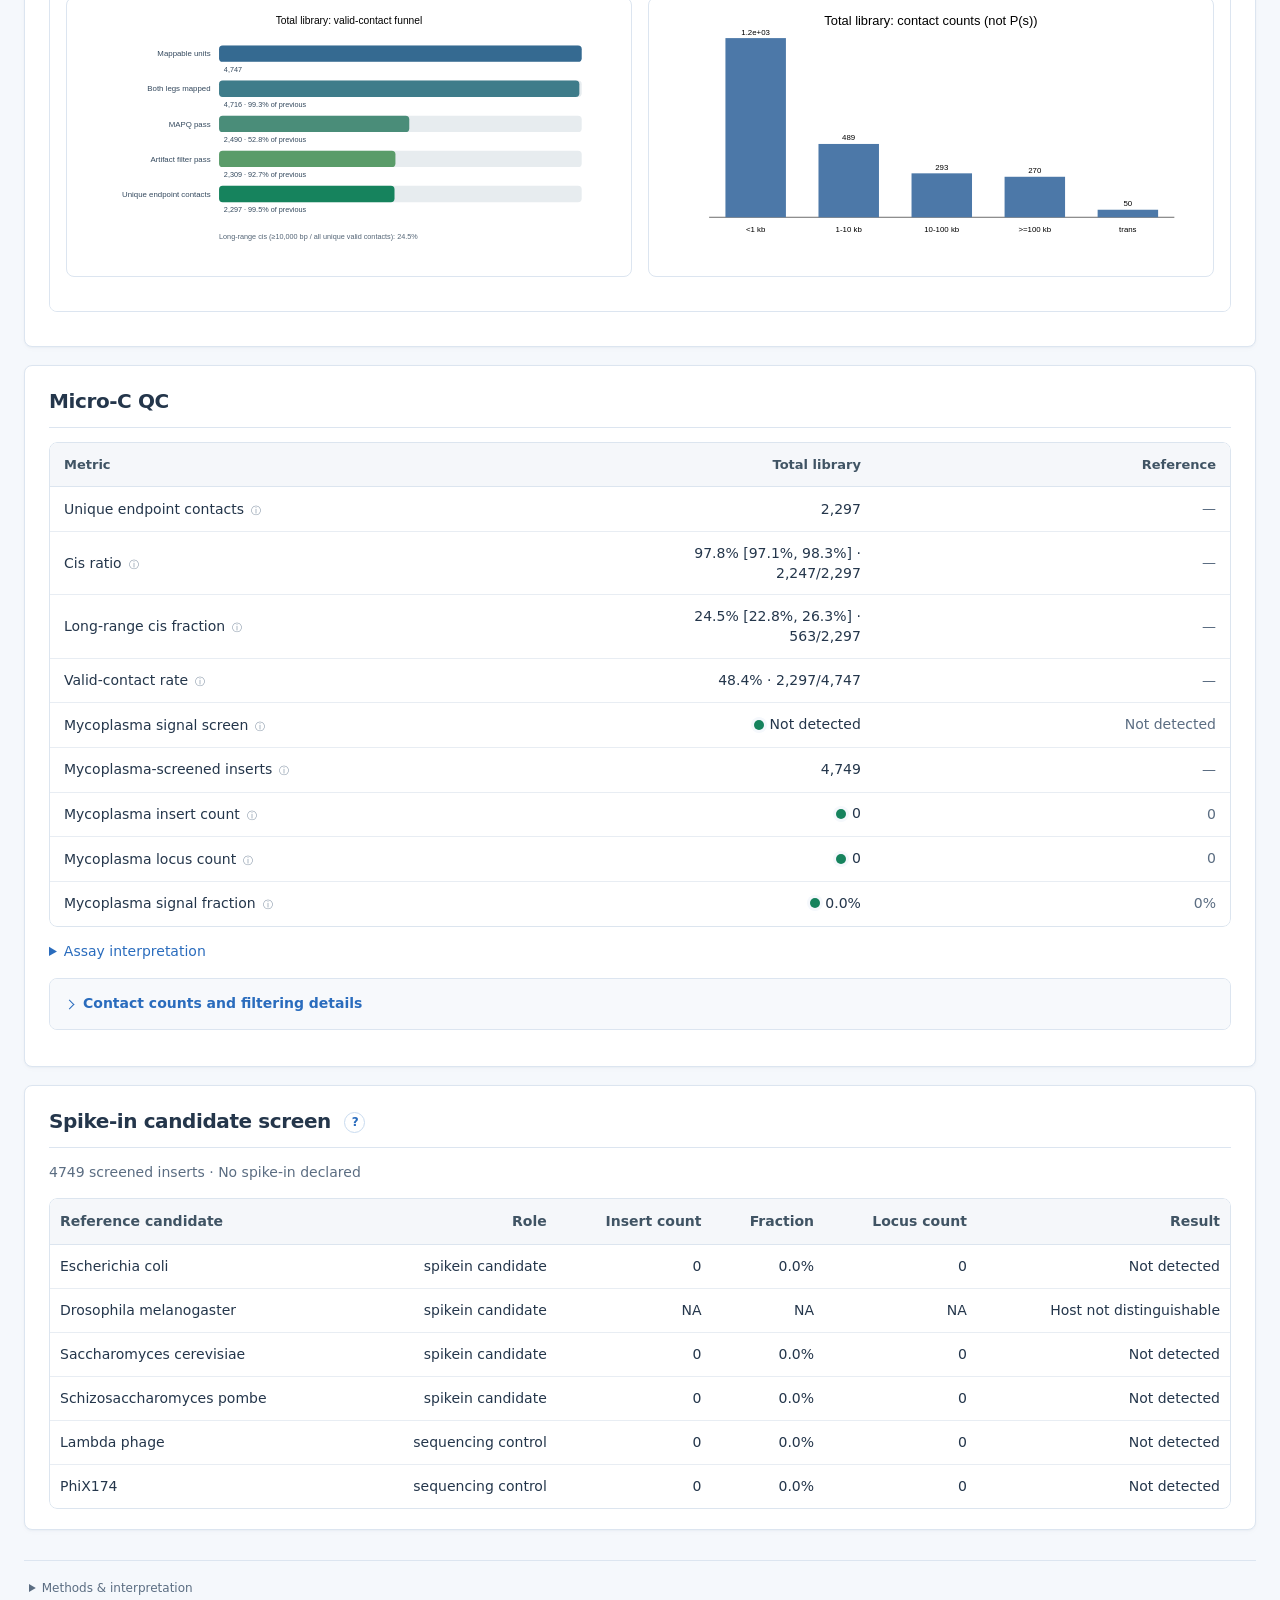
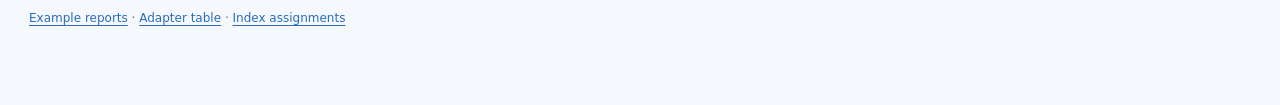
<file: example_report/samples/HL120.html>
<!doctype html><html lang='en'><head><meta charset='utf-8'><meta name='viewport' content='width=device-width,initial-scale=1'><title>HL120 · ONT-LibQC</title><link rel="icon" type="image/svg+xml" href="../assets/ont-libqc-mark.svg"><style id="report-base-style">.extension-figure {
  margin: 22px 0;
  max-width: 1150px;
}

.extension-figure img {
  width: 100%;
  height: auto;
  display: block;
}

.extension-figure figcaption {
  font-weight: 600;
  margin-bottom: 8px;
}

.table-scroll {
  overflow-x: auto;
  max-width: 100%;
}

.profile-scope {
  margin: 24px 0 38px;
}

.plot-card {
  margin: 0;
  min-width: 0;
  background: #fff;
}

.analysis-plots .plot-card img {
  object-fit: contain;
}

.chromosome-detail {
  border: 1px solid #e3e9ee;
  border-radius: 10px;
  padding: 12px 16px;
  margin: 0 0 24px;
  background: #fafcfd;
}

.chromosome-detail summary {
  cursor: pointer;
  color: #405e73;
  font-weight: 600;
}

.chromosome-detail p {
  font-size: 13px;
  color: #667783;
  line-height: 1.5;
}

.chromosome-detail img {
  width: 100%;
  display: block;
  background: white;
  margin-top: 12px;
}

.metric-status {
  border-bottom: 0 !important;
}

.metric-status:focus-visible {
  outline: 2px solid #527a91;
  outline-offset: 4px;
  border-radius: 3px;
}

@media (max-width:760px) {
  .profile-scope .plots,.plots {
    grid-template-columns: minmax(0,1fr);
    gap: 14px;
  }

  .plot-card {
    padding: 8px;
  }

  .profile-scope .analysis-plots .plot-card img {
    height: auto;
  }

}

h1,h2,h3,table,button,input {
  font-family: Arial,Helvetica,sans-serif;
}

.plots {
  display: grid;
  grid-template-columns: repeat(2,minmax(0,1fr));
  margin-bottom: 22px;
}

.plots img,.summary-plot {
  width: 100%;
  display: block;
}

table {
  border-collapse: collapse;
  width: 100%;
  font-variant-numeric: tabular-nums;
}

th,td {
  border-bottom: 1px solid #dce2e7;
  padding: 9px 10px;
  text-align: right;
  vertical-align: middle;
}

th:first-child,td:first-child {
  text-align: left;
}

th {
  color: #405464;
}

tr:hover {
  background: #f8fafb;
}

.traffic-grid {
  display: grid;
  grid-template-columns: repeat(auto-fit,minmax(280px,1fr));
}

.scope-card h3 {
  margin: 3px 0 9px;
}

.traffic {
  display: grid;
  gap: 8px;
  align-items: center;
  border-top: 1px solid #edf1f3;
}

.traffic em {
  font-style: normal;
  color: #536475;
}

.light {
  display: inline-block;
  border-radius: 50%;
}

.light.green {
  background: #16835D;
}

.light.amber {
  background: #E2A12A;
}

.light.red {
  background: #C23B3B;
}

.light.gray {
  background: #9BA8B2;
}

.note {
  padding: 12px 14px;
  line-height: 1.55;
}

.pass {
  color: #177245;
  font-weight: 700;
}

.fail {
  color: #b22222;
  font-weight: 700;
}

.warn {
  color: #b06b00;
  font-weight: 700;
}

code {
  padding: 2px 4px;
}


.metric-tip {
  cursor: help;
}

#metric-tooltip {
  position: fixed;
  z-index: 10000;
  box-sizing: border-box;
  width: 310px;
  max-width: calc(100vw - 16px);
  max-height: calc(100vh - 16px);
  overflow: auto;
  padding: 10px 12px;
  border-radius: 6px;
  background: #173042;
  color: white;
  font-size: 12px;
  font-weight: 400;
  line-height: 1.45;
  box-shadow: 0 4px 15px #0003;
  text-align: left;
  pointer-events: none;
}

.unavailable-reason {
  display: block;
  font-size: 11px;
  font-weight: 400;
  color: #667783;
  max-width: 245px;
  line-height: 1.4;
}

.reference-interval {
  white-space: nowrap;
  color: #586A77;
  font-size: 13px;
}

@media (max-width:850px) {
  body {
    margin: 12px auto;
  }

  .metric-cell {
    min-width: 110px;
  }

  th,td {
    padding: 7px 5px;
    font-size: 12px;
  }

}

/* Palette and type match portal/static/style.css; all assets work offline. */
:root {
  color-scheme: light;
  --ink: #24364b;
  --muted: #5b6d82;
  --line: #dce5f0;
  --blue: #2a6cbd;
  --blue-soft: #edf4fc;
  --primary-hover: #225ca4;
  --surface-shadow: 0 1px 2px #24476d0a,0 2px 6px #24476d05;
  --deep: #285e9e;
  --wash: #f5f8fc;
  --white: #fff;
  --mint: #edf4ff;
  font-family: Inter,ui-sans-serif,system-ui,-apple-system,BlinkMacSystemFont,"Segoe UI",sans-serif;
  color: var(--ink);
  background: var(--wash);
  scroll-behavior: smooth;
  scroll-padding-top: 85px;
}

body {
  max-width: 1280px;
  margin: 24px auto 48px;
  padding: 0 24px;
  font-family: inherit;
  font-size: 14px;
  line-height: 1.5;
  color: var(--ink);
}

h1,h2,h3,table,button,input,select {
  font-family: inherit;
}

h1 {
  letter-spacing: -.025em;
  font-size: 28px;
  font-weight: 600;
  margin: 0 0 10px;
  overflow-wrap: anywhere;
}

h2 {
  font-size: 20px;
  font-weight: 600;
  letter-spacing: -.02em;
  margin: 0 0 18px;
}

h3 {
  font-size: 16px;
  font-weight: 600;
  color: var(--deep);
}

a {
  color: var(--blue);
  text-underline-offset: 3px;
}

.report-hero {
  padding: 22px 24px;
  border: 1px solid var(--line);
  border-radius: 8px;
  background: var(--white);
  color: var(--ink);
}

.report-hero a {
  color: var(--blue);
}

.report-hero .eyebrow {
  color: var(--muted);
}

.report-hero p {
  margin: 0;
  color: var(--muted);
}

.eyebrow {
  font-size: 12px;
  letter-spacing: 0;
  font-weight: 500;
  color: var(--muted);
}

.hero-meta {
  display: flex;
  gap: 6px 20px;
  flex-wrap: wrap;
  margin-top: 10px;
  color: var(--muted);
}

.hero-meta span {
  font-size: 13px;
}

.hero-meta span:first-child {
  color: var(--ink);
}

.report-nav {
  display: flex;
  flex-wrap: wrap;
  gap: 6px;
  position: sticky;
  top: 0;
  z-index: 20;
  background: var(--wash);
  padding: 10px 0;
  margin: 0 0 18px;
  border-bottom: 1px solid var(--line);
}

.report-nav a {
  font-size: 13px;
  font-weight: 500;
  text-decoration: none;
  padding: 7px 10px;
  border-radius: 6px;
}

.report-nav a:hover {
  background: #e8f1fc;
}

.report-section {
  background: #fff;
  border: 1px solid var(--line);
  border-radius: 8px;
  scroll-margin-top: 90px;
}

.muted {
  color: var(--muted);
  font-size: 13px;
}

.report-section>p {
  max-width: 1100px;
}

.section-heading {
  margin-bottom: 16px;
}

.scope-card {
  background: #fff;
  border: 1px solid var(--line);
  border-radius: 8px;
  padding: 12px 18px;
  box-shadow: none;
}

.scope-card h3 {
  font-size: 13px;
  font-weight: 600;
  color: var(--ink);
}

.traffic {
  padding: 7px 0;
  grid-template-columns: 12px 1fr auto;
}

.traffic b {
  font-size: 13px;
  font-weight: 500;
}

.traffic em {
  font-size: 12px;
  overflow-wrap: anywhere;
}

.traffic-grid {
  gap: 16px;
}

.plot-card {
  border: 1px solid var(--line);
  border-radius: 8px;
  padding: 10px;
}

.profile-scope {
  border-top: 1px solid var(--line);
  padding-top: 10px;
}

.size-plots img {
  min-height: 240px;
}

.analysis-plots .plot-card img {
  height: 340px;
}

.custom-static {
  display: block;
  width: 100%;
  max-width: 1050px;
  margin: auto;
}

.metric-group {
  margin: 16px 0;
  border: 1px solid var(--line);
  border-radius: 8px;
  overflow: hidden;
}

.metric-group summary {
  padding: 13px 16px;
  font-weight: 600;
  cursor: pointer;
  background: #f8fafb;
}

table {
  font-size: 13px;
}

th {
  background: #f6f9fa;
  font-size: 12px;
  font-weight: 650;
  padding: 12px 10px;
}

td {
  padding: 11px 10px;
  border-bottom: 1px solid #edf2f4;
}

tr:last-child td {
  border-bottom: 0;
}

.metric-reading {
  font-weight: 500;
}

.light {
  width: 10px;
  height: 10px;
  box-shadow: 0 0 0 3px var(--wash);
}

.metric-tip b {
  display: inline-flex;
  align-items: center;
  justify-content: center;
  width: 15px;
  height: 15px;
  border-radius: 50%;
  font-size: 10px;
}

.info-icon {
  display: inline-flex;
  align-items: center;
  justify-content: center;
  border: 1px solid #c9dbef !important;
  width: 19px;
  height: 19px;
  border-radius: 50%;
  font-size: 12px;
  font-weight: 600;
  margin-left: 7px;
  color: var(--blue);
  vertical-align: middle;
}

.identity-panel {
  display: grid;
  grid-template-columns: minmax(260px,.8fr) minmax(420px,1.4fr);
  gap: 14px;
  margin: 16px 0 20px;
}

.identity-card {
  border: 1px solid #dce3e8;
  overflow: hidden;
  background: white;
  box-shadow: none;
  border-radius: 8px;
}

.identity-card h3 {
  margin: 0;
  padding: 11px 14px;
  background: #f6f9fa;
  color: var(--deep);
  font-size: 13px;
  font-weight: 600;
}

.identity-grid {
  display: grid;
  grid-template-columns: 1fr 1fr;
}

.identity-item {
  padding: 11px 14px;
  border-bottom: 1px solid #edf1f3;
}

.identity-item:nth-child(odd) {
  border-right: 1px solid #edf1f3;
}

.identity-item small {
  display: block;
  color: #6a7a86;
  margin-bottom: 4px;
}

.identity-item strong {
  color: #173042;
}

.mode-badge {
  display: inline-block;
  padding: 3px 9px;
  border-radius: 999px;
  background: #e3f1ec;
  color: #116145;
  font-size: 12px;
}

.pair-table th,.pair-table td {
  text-align: left;
  padding: 8px 10px;
  font-size: 13px;
}

.pair-table th:last-child,.pair-table td:last-child {
  text-align: right;
}

.cutoff-note {
  padding: 8px 12px;
  color: #667783;
}

.pair-support {
  display: block;
  white-space: nowrap;
  color: var(--muted);
}

.adapter-context {
  padding: 14px 18px;
  background: #eef3fb;
  border-radius: 8px;
  margin: 16px 0;
}

.adapter-context code {
  background: #e5edf8;
  color: var(--deep);
  border-radius: 4px;
}

.note {
  border-radius: 8px;
  background: #eef3fb;
  font-size: 13px;
  border-left: 3px solid var(--blue);
}

.custom-controls {
  display: grid;
  grid-template-columns: minmax(0,1fr) minmax(0,14rem) minmax(0,12rem);
  align-items: start;
  gap: 18px;
  background: #f6f9fa;
  padding: 20px;
  border: 1px solid var(--line,#dce5f0);
  border-radius: 8px;
}

.custom-controls .custom-field {
  display: grid;
  grid-template-rows: 1.25rem 2.75rem;
  min-width: 0;
  gap: 8px;
  margin: 0;
  font-size: 14px;
  color: var(--muted,#5b6d82);
}

.custom-field-title {
  display: block;
  line-height: 1.25rem;
  font-weight: 600;
}

.custom-select-shell {
  position: relative;
  display: block;
  min-width: 0;
  height: 2.75rem;
}

.custom-select-shell::after {
  content: "";
  position: absolute;
  right: 15px;
  top: calc(50% - 5px);
  width: 7px;
  height: 7px;
  border-right: 1.5px solid var(--muted,#5b6d82);
  border-bottom: 1.5px solid var(--muted,#5b6d82);
  transform: rotate(45deg);
  pointer-events: none;
}

.custom-controls .custom-select-shell select {
  appearance: none;
  -webkit-appearance: none;
  display: block;
  box-sizing: border-box;
  width: 100%;
  min-width: 0;
  max-width: 100%;
  height: 100%;
  min-height: 0;
  margin: 0;
  border: 1px solid var(--line,#dce5f0);
  border-radius: 6px;
  padding: 0 36px 0 12px;
  background: #fff;
  color: var(--deep,#285e9e);
  font-family: inherit;
  font-size: 14px;
  line-height: 1.4;
  cursor: pointer;
  text-overflow: ellipsis;
}

.custom-file-picker {
  position: relative;
  display: flex;
  align-items: center;
  min-width: 0;
  box-sizing: border-box;
  height: 2.75rem;
  overflow: hidden;
  border: 1px solid var(--line,#dce5f0);
  border-radius: 6px;
  background: #fff;
  color: var(--deep,#285e9e);
}

.custom-controls .custom-file-picker input[type=file] {
  position: absolute;
  inset: 0;
  z-index: 1;
  box-sizing: border-box;
  display: block;
  width: 100%;
  height: 100%;
  min-width: 0;
  max-width: none;
  min-height: 0;
  margin: 0;
  padding: 0;
  opacity: 0;
  cursor: pointer;
}

.custom-file-button {
  display: flex;
  align-items: center;
  align-self: stretch;
  flex: none;
  padding: 0 14px;
  border-right: 1px solid var(--line,#dce5f0);
  background: #eaf2fd;
  color: var(--blue,#2a6cbd);
  font-size: 14px;
  font-weight: 600;
  white-space: nowrap;
}

.custom-file-name {
  display: block;
  flex: 1;
  min-width: 0;
  padding: 0 12px;
  overflow: hidden;
  text-overflow: ellipsis;
  white-space: nowrap;
  line-height: 1.4;
}

.custom-file-picker:hover {
  border-color: var(--blue,#2a6cbd);
}

.custom-actions {
  grid-column: 1/-1;
  display: flex;
  align-items: center;
  justify-content: space-between;
  flex-wrap: wrap;
  gap: 14px 24px;
  padding-top: 16px;
  border-top: 1px solid var(--line,#dce5f0);
}

.custom-controls .custom-confirm {
  display: flex;
  align-items: flex-start;
  min-width: 0;
  gap: 10px;
  margin: 0;
  color: var(--muted,#5b6d82);
  font-size: 14px;
  line-height: 1.5;
  flex: 1 1 260px;
}

.custom-confirm input {
  flex: 0 0 auto;
  box-sizing: border-box;
  width: 16px;
  height: 16px;
  margin: 3px 0 0;
  accent-color: var(--blue,#2a6cbd);
}

.custom-actions button {
  box-sizing: border-box;
  height: 2.75rem;
  min-height: 0;
  margin: 0;
  padding: 0 18px;
  border-radius: 6px;
  font-family: inherit;
  font-size: 14px;
  font-weight: 600;
  line-height: 1.4;
  white-space: nowrap;
}

.custom-controls :is(select,button):focus-visible,.custom-file-picker:focus-within {
  outline: 2px solid var(--blue,#2a6cbd);
  outline-offset: 3px;
}

@media (max-width:760px) {
  .custom-controls {
    grid-template-columns: repeat(2,minmax(0,1fr));
    padding: 16px;
  }

  .custom-controls>.custom-field:first-child {
    grid-column: 1/-1;
  }

}

@media (max-width:460px) {
  .custom-controls {
    grid-template-columns: minmax(0,1fr);
  }

  .custom-actions button {
    width: 100%;
  }

}

button,select {
  border: 1px solid var(--line);
  border-radius: 6px;
  padding: 9px 12px;
  background: white;
  color: var(--deep);
  font-size: 13px;
}

button {
  background: var(--blue);
  color: white;
  border-color: var(--blue);
  cursor: pointer;
}

button:hover {
  background: var(--primary-hover);
}

input[type=file] {
  font-size: 12px;
  max-width: 290px;
}

.report-section details>summary {
  cursor: pointer;
  color: var(--blue);
  font-size: 13px;
}

.report-section details>p {
  color: var(--muted);
  font-size: 13px;
  line-height: 1.65;
}

#custom-output svg {
  width: 100%;
  display: block;
}

#custom-downloads {
  display: flex;
  gap: 18px;
  padding-bottom: 15px;
}

.report-footer {
  color: var(--muted);
  font-size: 12px;
}

.table-scroll {
  border-radius: 8px;
}

.summary-plot {
  background: #fff;
  border-radius: 8px;
  margin: 18px 0;
}

@media (max-width:850px) {
  body {
    padding: 0 12px;
  }

  h1 {
    font-size: 28px;
  }

  .report-nav {
    position: relative;
  }

  .size-plots img {
    min-height: 0;
  }

  .identity-panel {
    grid-template-columns: 1fr;
  }

  .plots {
    grid-template-columns: minmax(0,1fr);
  }

  .analysis-plots .plot-card img {
    height: auto;
  }

  .traffic-grid {
    grid-template-columns: 1fr;
  }

}

@media print {
  .report-nav,.custom-controls,#custom-downloads {
    display: none;
  }

  .report-section,.report-hero {
    box-shadow: none;
    break-inside: avoid;
  }

  body {
    max-width: none;
    background: white;
  }

  .report-hero {
    color: var(--deep);
    background: white;
  }

  .report-hero p,.report-hero .eyebrow {
    color: var(--muted);
  }

  .plots img {
    break-inside: avoid;
  }

  details {
    display: block;
  }

}

.figure-link {
  font-size: 11px;
  text-align: right;
  padding: 2px 8px 4px;
  color: var(--muted);
}

.library-profiles {
  border-top: 1px solid var(--line);
  scroll-margin-top: 80px;
}

.library-profiles>h3 {
  font-size: 18px;
}

.fragment-caption {
  padding: 8px 12px 0;
  font-size: 13px;
  color: var(--deep);
}

.fragment-caption p {
  margin: 7px 0 12px;
  font-size: 12px;
  line-height: 1.55;
  color: var(--muted);
}

.reference-notes {
  margin: 15px 0;
}

.reference-context {
  font-size: 12px;
}

.trace-comparison-note {
  padding: 10px 14px;
  background: #f6f9fa;
  border-radius: 8px;
}

#library-key-metrics {
  margin: 20px 0;
}

.primary-size-plots {
  grid-template-columns: minmax(0,1fr) !important;
  margin-left: auto;
  margin-right: auto;
}

.primary-size-plots .plot-card {
  box-sizing: border-box;
  width: 100%;
}

.size-model-note {
  margin-bottom: 12px;
}

.size-profile-downloads {
  display: flex;
  flex-wrap: wrap;
  gap: 4px 10px;
  justify-content: center;
  margin-top: -8px;
}

.count-based-details {
  border: 1px solid var(--line);
  border-radius: 8px;
  margin: 18px 0 24px;
  overflow: hidden;
}

.count-based-details>summary {
  padding: 13px 16px;
  background: #f6f9fa;
  font-weight: 650;
  cursor: pointer;
}

.count-based-details>summary:focus-visible {
  outline: 2px solid var(--blue);
  outline-offset: -3px;
}

.count-based-details>p {
  padding: 0 16px;
}

.count-based-details .count-size-plots {
  padding: 0 12px 12px;
  margin-bottom: 0;
}

.count-size-plots .full-library-count-card {
  grid-column: 1/-1;
  width: 100%;
  box-sizing: border-box;
  justify-self: center;
}

/* Shared masthead, example entry points and download directory. */
.report-brand {
  display: flex;
  align-items: center;
  justify-content: space-between;
  gap: 18px;
  padding: 0 2px 18px;
  margin: 0;
}

.brand-name {
  display: flex;
  align-items: center;
  gap: 11px;
  font-size: 21px;
  font-weight: 600;
  letter-spacing: -.4px;
  white-space: nowrap;
  color: var(--ink);
}

.brand-name img {
  display: block;
  flex-shrink: 0;
}

.brand-light {
  font-weight: 430;
}

.brand-context {
  font-size: 12px;
  color: var(--muted);
  text-align: right;
}

.report-hero h1 {
  line-height: 1.2;
}

.report-hero .eyebrow {
  display: block;
  margin-bottom: 10px;
}

.report-footer {
  border-top: 1px solid var(--line);
  margin-top: 30px;
  padding: 18px 5px;
}

.report-footer strong {
  color: var(--ink);
}

.report-footer details>summary {
  cursor: pointer;
}

.report-nav a:focus-visible,button:focus-visible,select:focus-visible,input:focus-visible {
  outline: 2px solid var(--blue);
  outline-offset: 3px;
}

body.report-directory {
  max-width: 1100px;
  font-size: 15px;
}

.report-directory .report-hero {
  padding: 24px;
}

.report-directory .report-section {
  margin-top: 0;
}

.example-grid {
  display: grid;
  grid-template-columns: repeat(2,minmax(0,1fr));
  gap: 22px;
  margin: 26px 0;
}

.example-card {
  display: flex;
  flex-direction: column;
  gap: 12px;
  padding: 28px;
  border: 1px solid var(--line);
  border-radius: 8px;
  background: var(--white);
  color: var(--ink);
  text-decoration: none;
  transition: border-color .15s,box-shadow .15s;
}

.example-card:hover {
  border-color: var(--blue);
  box-shadow: 0 4px 18px #285e9e0b;
}

.example-card:focus-visible {
  outline: 3px solid var(--blue);
  outline-offset: 4px;
}

.example-card h2 {
  font-size: 24px;
  font-weight: 600;
  margin: 0;
  letter-spacing: -.6px;
}

.example-card p {
  margin: 0;
  color: var(--muted);
  font-size: 14px;
}

.card-heading {
  display: flex;
  align-items: center;
  justify-content: space-between;
  gap: 16px;
  color: var(--blue);
  font-size: 12px;
  font-weight: 650;
  letter-spacing: .04em;
  margin-bottom: 8px;
}

.sample-kind {
  padding: 4px 10px;
  border-radius: 20px;
  background: #e8f1fc;
}

.card-description {
  line-height: 1.7;
  padding: 6px 0 12px;
  flex: 1;
}

.card-action {
  border-top: 1px solid var(--line);
  padding-top: 16px;
  font-size: 14px;
  font-weight: 650;
  color: var(--blue);
  display: flex;
  justify-content: space-between;
}

.directory-note {
  color: var(--muted);
  font-size: 13px;
  line-height: 1.7;
  margin: 24px 2px;
}

.download-list {
  display: grid;
  grid-template-columns: repeat(2,minmax(0,1fr));
  gap: 0 26px;
  list-style: none;
  padding: 0;
  margin: 20px 0 0;
}

.download-list li {
  border-top: 1px solid var(--line);
  min-width: 0;
}

.download-list a {
  display: block;
  padding: 14px 6px;
  overflow-wrap: anywhere;
  font: 12px/1.65 ui-monospace,SFMono-Regular,Consolas,monospace;
  text-decoration: none;
}

.download-list a:hover {
  background: var(--wash);
  text-decoration: underline;
}

.download-list a:focus-visible {
  outline: 2px solid var(--blue);
  outline-offset: 1px;
}

@media (max-width:650px) {
  .example-grid,.download-list {
    grid-template-columns: minmax(0,1fr);
  }

  .report-brand {
    padding: 0 2px 14px;
  }

  .report-directory .report-hero {
    padding: 26px 22px;
  }

  .example-card {
    padding: 24px;
  }

  .brand-name {
    font-size: 21px;
  }

}

@media (max-width:400px) {
  .brand-context {
    display: none;
  }

}

@media (prefers-reduced-motion:reduce) {
  :root {
    scroll-behavior: auto;
  }

  .example-card {
    transition: none;
  }

}

@media print {
  .report-brand {
    border: 0;
    padding: 0;
  }

  .report-hero .hero-meta span {
    border-color: var(--line);
  }

  .example-card {
    break-inside: avoid;
  }

  .download-list {
    display: block;
  }

}

/* Library identity, matched sequence motifs and per-sublibrary structures. */
.library-structure-report>summary {
  display: flex;
  align-items: center;
  gap: 10px;
  flex-wrap: wrap;
}

.library-mode {
  font-size: 11px;
  font-weight: 500;
  border: 1px solid #d2e1e5;
  border-radius: 20px;
  padding: 2px 8px;
  background: white;
  color: #5b6d82;
}

.library-structure-body {
  padding: 12px 20px 14px;
  background: #fff;
}

.library-diagram-scroll {
  overflow-x: auto;
  overscroll-behavior-x: contain;
  padding: 4px 2px 8px;
}

.library-diagram {
  display: grid;
  grid-template-columns: max-content minmax(80px,112px) max-content minmax(76px,102px) max-content minmax(86px,122px) max-content minmax(88px,118px) max-content minmax(86px,122px) max-content minmax(76px,102px) max-content minmax(80px,112px) max-content;
  align-items: stretch;
  justify-content: center;
  min-width: min-content;
  gap: 6px 4px;
}

.library-diagram>:not(.library-read-directions) {
  grid-row: 2;
}

.library-end,.library-connector {
  align-self: center;
  color: #8aa0a8;
  font-size: 12px;
}

.library-block {
  display: flex;
  flex-direction: column;
  align-items: center;
  justify-content: center;
  gap: 3px;
  min-width: 0;
  min-height: 64px;
  box-sizing: border-box;
  padding: 5px 7px;
  border: 1px solid #c7dde0;
  border-radius: 6px;
  background: #edf6f5;
  color: #21656b;
  line-height: 1.3;
  text-align: center;
}

.library-block strong {
  font-size: 12px;
}

.library-block small {
  font-size: 10px;
  line-height: 1.25;
}

.library-block.index {
  background: #f1f2fa;
  border-color: #d7dbee;
  color: #58618c;
}

.library-block.adapter {
  background: #f3f6f8;
  border-color: #dce4e8;
  color: #617780;
}

.library-block.insert {
  background: #edf5ef;
  border-color: #cfdfd4;
  color: #4c725b;
}

.library-block.umi {
  background: #fff6e6;
  border-color: #ead4aa;
  color: #956321;
  min-width: 50px;
}

.library-block.umi strong {
  font-size: 11px;
}

.library-block .library-sequence {
  display: block;
  max-width: 100%;
  padding: 0;
  background: none;
  color: inherit;
  font-family: ui-monospace,SFMono-Regular,Consolas,monospace;
  font-size: 11px;
  letter-spacing: .15px;
  overflow-wrap: anywhere;
  word-break: break-all;
  white-space: normal;
  line-height: 1.5;
}

.library-unresolved {
  font-size: 10px;
  color: #778993;
}

.library-read-directions {
  grid-column: 8/9;
  grid-row: 1;
  display: flex;
  justify-content: space-between;
  gap: 14px;
  color: #607983;
}

.library-read {
  display: flex;
  flex: 0 1 34px;
  max-width: 34px;
  min-width: 0;
  flex-direction: column;
  gap: 3px;
  font-size: 11px;
  font-weight: 600;
  line-height: 1.3;
}

.library-read.reverse {
  text-align: right;
}

.library-read i {
  position: relative;
  display: block;
  height: 6px;
  background: linear-gradient(currentColor,currentColor) left center/1px 5px no-repeat;
}

.library-read.reverse i {
  background-position: right center;
}

.library-read i:before {
  content: "";
  position: absolute;
  top: 3px;
  left: 0;
  right: 0;
  border-top: 1px solid currentColor;
}

.library-read i:after {
  content: "";
  position: absolute;
  top: 1px;
  right: 0;
  width: 4px;
  height: 4px;
  border-top: 1px solid currentColor;
  border-right: 1px solid currentColor;
  transform: rotate(45deg);
}

.library-read.reverse i:after {
  left: 0;
  right: auto;
  transform: rotate(-135deg);
}

.library-diagram-note {
  max-width: 850px;
  margin: 4px auto 12px !important;
  text-align: center;
  font-size: 12px;
  color: #65758c;
}

.library-sublibraries {
  border-top: 1px solid #e3ecef;
}

.library-sublibraries>h3 {
  font-size: 14px;
  margin: 0 0 12px;
}

.library-sublibrary {
  padding: 14px 0 2px;
  border-top: 1px solid #e0e9ec;
  background: #fff;
  margin-bottom: 8px;
}

.library-sublibrary>header {
  display: flex;
  justify-content: space-between;
  align-items: baseline;
  gap: 8px;
  flex-wrap: wrap;
  margin-bottom: 10px;
}

.library-sublibrary h4 {
  font-size: 13px;
  margin: 0;
}

.library-sublibrary header>span {
  font-size: 11px;
  color: #65758c;
}

.library-umi-summary {
  border-top: 1px solid #e3ecef;
  margin-top: 18px;
  padding-top: 16px;
}

.library-umi-summary>strong {
  font-size: 13px;
}

.library-umi-counts {
  display: flex;
  flex-wrap: wrap;
  gap: 24px;
  margin: 12px 0;
}

.library-umi-counts span {
  display: flex;
  flex-direction: column;
  gap: 3px;
  color: #65758c;
  font-size: 11px;
}

.library-umi-counts b {
  font-size: 18px;
  font-weight: 500;
  color: #344b70;
}

.library-umi-summary p {
  font-size: 12px;
  line-height: 1.7;
  color: #65758c;
  max-width: 1000px;
  margin: 12px 0 0;
}

@media (max-width:600px) {
  .library-structure-body {
    padding: 10px 10px 12px;
  }

  .library-diagram {
    justify-content: start;
  }

  .library-sublibrary {
    padding: 12px 8px 2px;
  }

  .library-diagram-note {
    text-align: left;
  }

  .library-umi-counts {
    gap: 16px;
  }

}

/* Compact structure overview with full motifs in expandable details. */
.library-block .library-type {
  font-size: 11px;
  font-weight: 600;
}

.library-sequence-details {
  margin-top: 12px;
  padding-top: 10px;
  border-top: 1px solid #e3ecef;
}

.library-sequence-details>summary {
  cursor: pointer;
  font-size: 12px;
  font-weight: 600;
  color: var(--blue);
}

.library-sequence-details>p {
  font-size: 12px;
  line-height: 1.7;
  color: #65758c;
  margin: 12px 0;
}

.library-sequence-group {
  margin-top: 15px;
}

.library-sequence-group h4 {
  font-size: 12px;
  margin: 0 0 8px;
  color: #344b70;
}

.library-sequence-table-scroll {
  overflow-x: auto;
}

.library-sequence-group table {
  width: 100%;
  border-collapse: collapse;
  font-size: 11px;
  margin: 0;
  table-layout: fixed;
}

.library-sequence-group th,.library-sequence-group td {
  padding: 9px 10px;
  text-align: left;
  vertical-align: top;
  border-bottom: 1px solid #e3ecef;
  overflow-wrap: anywhere;
}

.library-sequence-group th {
  background: #f4f8fa;
  font-weight: 600;
  color: #5b6d82;
}

.library-sequence-group th:nth-child(1) {
  width: 16%;
}

.library-sequence-group th:nth-child(2) {
  width: 14%;
}

.library-sequence-group th:nth-child(3) {
  width: 23%;
}

.library-sequence-group code.library-sequence {
  display: block;
  padding: 0;
  background: none;
  white-space: normal;
  word-break: break-all;
  overflow-wrap: anywhere;
  font-size: 11px;
  line-height: 1.7;
  color: #344b70;
}

.library-sequence-group tr:hover {
  background: #f8fbfc;
}

@media (max-width:600px) {
  .library-sequence-group table {
    min-width: 560px;
  }

}

/* Data first: restrained headings, legible values and contained horizontal scrolling. */
:root {
  --mono: ui-monospace,SFMono-Regular,Menlo,Consolas,monospace;
}

.sample-name,code,.metric-reading,.reference-interval,.identity-item strong,.library-umi-counts b {
  font-family: var(--mono);
  font-variant-numeric: tabular-nums;
}

.sample-name {
  font-size: 26px;
  letter-spacing: -.035em;
  line-height: 1.35 !important;
  font-weight: 500;
}

code {
  border-radius: 3px;
  background: #f0f4f6;
  overflow-wrap: anywhere;
}

.table-scroll {
  overscroll-behavior-x: contain;
}

.table-scroll:focus-visible,.library-diagram-scroll:focus-visible {
  outline: 2px solid var(--blue);
  outline-offset: 3px;
}

.table-scroll table {
  min-width: 540px;
}

.table-scroll th:first-child,.table-scroll td:first-child {
  min-width: 180px;
  max-width: 340px;
}

.table-scroll th {
  white-space: nowrap;
}

.table-scroll th,.table-scroll td {
  line-height: 1.5;
}

.identity-item strong {
  font-size: 13px;
  font-weight: 500;
}

.identity-item small {
  font-size: 12px;
}

.pair-table code {
  background: none;
  padding: 0;
}

.pair-table strong {
  font-weight: 500;
}

.cutoff-note {
  font-size: 12px;
  line-height: 1.6;
  background: #fafcfc;
}

.pair-table-scroll {
  overflow-x: auto;
  overscroll-behavior-x: contain;
}

.pair-table {
  min-width: 420px;
  width: 100%;
  font-variant-numeric: tabular-nums;
}

.mode-badge,.library-mode,.sample-kind {
  border-radius: 6px;
  font-weight: 500;
}

.library-block strong {
  font-weight: 600;
}

.library-diagram-note {
  line-height: 1.6;
  margin-top: 8px !important;
}

.report-section>details:not(.metric-group) {
  margin: 14px 0;
}

.report-section details>summary {
  line-height: 1.6;
}

.report-section details[open]>summary {
  margin-bottom: 12px;
}

.report-section details.metric-group[open]>summary,.count-based-details[open]>summary {
  margin-bottom: 0;
}

.report-explanation {
  font-size: 13px;
  line-height: 1.65;
  color: var(--muted);
  max-width: 1000px;
}

.report-explanation p {
  margin: 10px 0;
}

.report-explanation ul {
  padding-left: 20px;
}

.report-explanation li {
  padding-left: 2px;
  margin: 7px 0;
}

.count-based-details .report-explanation {
  padding: 2px 16px 0;
}

.report-footer .report-explanation {
  font-size: 12px;
}

.report-section>h2 {
  border-bottom: 1px solid var(--line);
}

.report-nav a,.download-list a,button {
  transition: background-color .15s,color .15s;
}

.library-sublibraries {
  margin-top: 14px;
  padding-top: 14px;
}

.library-sublibrary:first-of-type {
  border-top: 0;
}

.library-sublibrary h4 {
  font-family: var(--mono);
  font-weight: 500;
}

.library-sublibrary header>span {
  font-variant-numeric: tabular-nums;
}

@media (max-width:850px) {
  body {
    margin-top: 16px;
  }

  .report-hero {
    padding: 18px;
  }

  .report-nav {
    flex-wrap: nowrap;
    overflow-x: auto;
    overscroll-behavior-x: contain;
    gap: 2px;
    padding: 9px 0;
  }

  .report-nav a {
    white-space: nowrap;
    flex-shrink: 0;
  }

  h2 {
    font-size: 19px;
  }

  .sample-name {
    font-size: 23px;
  }

  .traffic-grid {
    margin: 16px 0;
  }

  .table-scroll th,.table-scroll td {
    padding: 10px 9px;
    font-size: 12px;
  }

}

@media (max-width:460px) {
  .report-brand .brand-name {
    font-size: 20px;
  }

  .report-brand img {
    width: 30px;
    height: 30px;
  }

  .hero-meta {
    gap: 5px 16px;
  }

  .scope-card {
    padding: 12px 14px;
  }

  .traffic {
    column-gap: 7px;
  }

  .traffic em {
    max-width: 145px;
    text-align: right;
  }

  .report-section>h2 {
    padding-bottom: 12px;
  }

  .library-sublibrary {
    padding-left: 0;
    padding-right: 0;
  }

}

@media (prefers-reduced-motion:reduce) {
  .report-nav a,.download-list a,button {
    transition: none;
  }

}

.report-section>.eyebrow {
  display: none;
}

.qc-metrics td:last-child {
  color: var(--muted);
}

@media (max-width:850px) {
  .qc-metrics th:first-child,.qc-metrics td:first-child {
    width: 150px;
    min-width: 150px;
    max-width: 150px;
  }

  .qc-metrics .metric-cell {
    min-width: 100px;
  }

  .qc-metrics .reference-interval {
    min-width: 180px;
  }

}

.report-section .section-heading>.eyebrow {
  display: none;
}

.custom-file-name {
  font-family: var(--mono);
  font-size: 12px;
}

.identity-panel {
  align-items: start;
}

.report-hero,.report-section {
  box-shadow: var(--surface-shadow);
}

@media print {
  .report-hero,.report-section {
    box-shadow: none;
  }

}

/* RNA results share the existing report tables and figure cards; every scope stays visible. */
.rna-beta {
  font-size: 11px;
  font-weight: 500;
  vertical-align: middle;
  border: 1px solid var(--line);
  border-radius: 6px;
  padding: 3px 7px;
  margin-left: 6px;
  color: var(--muted);
}

.rna-metadata {
  display: flex;
  flex-wrap: wrap;
  gap: 7px 24px;
  color: var(--muted);
  font-size: 12px;
}

.rna-metadata strong {
  font-weight: 500;
  color: var(--ink);
}

.rna-scope-nav {
  display: flex;
  flex-wrap: wrap;
  gap: 8px 16px;
  border-top: 1px solid var(--line);
  padding: 14px 0 4px;
  font-size: 12px;
}

.rna-scope-nav a {
  overflow-wrap: anywhere;
}

.rna-scope {
  scroll-margin-top: 90px;
}

.rna-scope.rna-primary {
  border-top: 0;
  padding-top: 0;
}

.rna-scope-heading {
  display: flex;
  justify-content: space-between;
  align-items: baseline;
  gap: 10px;
  flex-wrap: wrap;
  margin: 0 0 12px;
}

.rna-scope-heading h3 {
  margin: 0;
  font-weight: 500;
}

.rna-scope-heading span {
  font-size: 12px;
  color: var(--muted);
  font-variant-numeric: tabular-nums;
}

.rna-table {
  margin: 12px 0 20px;
  overflow-x: auto;
}

.rna-table table {
  width: 100%;
}

.rna-table td {
  vertical-align: top;
}

.rna-table td:nth-child(2) {
  font-variant-numeric: tabular-nums;
}

.rna-table td:last-child {
  color: var(--muted);
}

.rna-characteristics {
  padding-left: 20px;
  color: var(--ink);
  line-height: 1.65;
  margin-bottom: 22px;
}

.rna-characteristics li {
  margin: 6px 0;
}

.rna-plots {
  align-items: start;
  margin-top: 20px;
}

.rna-plots .plot-card h4 {
  font-size: 13px;
  font-weight: 500;
  color: var(--ink);
  margin: 4px 8px 14px;
}

.rna-plots .plot-card img {
  height: auto;
  max-width: 100%;
}

.rna-wide-plot {
  grid-column: 1/-1;
  width: 100%;
  max-width: 1020px;
  justify-self: center;
  box-sizing: border-box;
}

.rna-scope>details>summary {
  line-height: 1.6;
}

.rna-scope>details>p {
  color: var(--muted);
  font-size: 13px;
}

@media (max-width:850px) {
  .rna-plots {
    grid-template-columns: minmax(0,1fr);
  }

  .rna-scope-heading {
    align-items: start;
    flex-direction: column;
    gap: 5px;
  }

  .rna-table table {
    min-width: 640px;
  }

  .rna-wide-plot {
    max-width: 100%;
  }

}

.rna-evidence-block {
  margin: 24px 0;
  padding-top: 12px;
  border-top: 1px solid var(--line);
}

.rna-evidence-block>h3 {
  margin-top: 8px;
}

.rna-structure-model {
  display: flex;
  flex-wrap: wrap;
  gap: 8px 16px;
  align-items: baseline;
  font-size: 13px;
}

.rna-structure-model strong {
  font-weight: 500;
}

.rna-structure-model code {
  font-size: 12px;
  line-height: 1.6;
  white-space: normal;
  overflow-wrap: anywhere;
}

.rna-evidence-block .muted {
  line-height: 1.65;
}

.rna-evidence-download {
  font-size: 12px;
}

.rna-evidence-block .rna-table table {
  min-width: 760px;
}

/* RNA core results: ordered figures with secondary evidence in disclosures. */
.rna-core h4, .rna-scope > h4 {
  font-size: 1.05rem;
  margin: 20px 0 10px;
  color: #293f53;
}

.rna-bars {
  display: grid;
  gap: 7px;
  margin: 10px 0;
}

.rna-bar-row {
  display: grid;
  grid-template-columns: 150px minmax(40px,1fr) 165px;
  gap: 14px;
  align-items: center;
  font-size: 14px;
}

.rna-bar-track {
  display: flex;
  height: 16px;
  background: #f0f3f6;
  border-radius: 3px;
  overflow: hidden;
}

.rna-bar-value {
  text-align: right;
  font-variant-numeric: tabular-nums;
}

.rna-bar-value small {
  color: #67798b;
}

.rna-source-legend {
  display: flex;
  flex-wrap: wrap;
  gap: 10px 22px;
  font-size: 12px;
  color: #526579;
}

.rna-source-legend i {
  display: inline-block;
  width: 10px;
  height: 10px;
  border-radius: 2px;
  margin-right: 6px;
}

.rna-core .muted {
  font-size: 12px;
  line-height: 1.5;
  margin: 8px 0;
}

.rna-core .plot-card img {
  width: 100%;
  max-height: none;
}

.rna-end-bar {
  background: #4b9b91;
  border-radius: 4px;
  overflow: hidden;
}

.rna-end-bar span {
  display: block;
  height: 100%;
  background: #3276b5;
}

.rna-empty {
  padding: 16px;
  background: #f5f7fa;
  border-radius: 4px;
  color: #526579;
}

.rna-auxiliary {
  margin-top: 16px;
}

.rna-core {
  margin-bottom: 16px;
}

@media (max-width:600px) {
  .rna-bar-row {
    grid-template-columns: 110px minmax(30px,1fr);
    gap: 6px;
    font-size: 12px;
  }

  .rna-bar-value {
    grid-column: 2;
    text-align: left;
    font-size: 12px;
  }

  .rna-source-legend {
    gap: 8px 14px;
  }

}

/* Compact report spacing; keep primary results expanded and figures proportional. */
.report-section {
  padding: 20px 24px;
  margin: 18px 0;
}

.report-section>h2 {
  margin-bottom: 14px;
  padding-bottom: 10px;
}

.report-nav {
  margin-bottom: 14px;
}

.traffic-grid {
  margin: 16px 0;
}

.plots {
  gap: 16px;
}

.library-profiles {
  margin-top: 20px;
  padding-top: 10px;
}

.primary-size-plots {
  max-width: 900px;
}

.count-size-plots .full-library-count-card {
  max-width: 900px;
}

.rna-metadata {
  margin: 10px 0;
}

.rna-scope-nav {
  margin-top: 12px;
  padding-top: 10px;
}

.rna-scope {
  margin-top: 18px;
  padding-top: 14px;
}

.rna-scope.rna-primary {
  margin-top: 10px;
}

.rna-scope-heading {
  margin-bottom: 8px;
}

.rna-scope>details {
  margin: 12px 0;
}

.rna-core .plot-card {
  box-sizing: border-box;
  width: 100%;
  max-width: 880px;
  margin: 10px auto;
  padding: 6px;
}

.rna-core .plot-card img {
  height: auto;
  display: block;
}

.rna-end-bar {
  max-width: 880px;
  height: 20px;
}

.rna-motif-notice {
  background: #fff2f2;
  border: 1px solid #efd0d0;
  border-radius: 6px;
  color: #8a4444;
  padding: 10px 14px;
  margin: 10px 0 14px;
  font-size: 13px;
  line-height: 1.5;
}

@media (min-width:851px) {
  .analysis-plots .plot-card img {
    height: 300px;
  }

}

@media (max-width:850px) {
  .report-section {
    padding: 16px;
    margin: 16px 0;
  }

  .rna-scope {
    padding-top: 12px;
  }

}

@media print {
  .rna-motif-notice {
    print-color-adjust: exact;
    -webkit-print-color-adjust: exact;
  }

}

/* GRIP internal tags are separate from physical sample indexes. */
.library-block.grip-umi {
  min-width: 82px;
  border-color: #d7ae67;
  background: #fff2d7;
  color: #865b1d;
}

.library-block.grip-umi.expected {
  border-style: dashed;
  background: #fffaf0;
}

.library-block.grip-tag {
  min-width: 78px;
  border-style: dashed;
  background: #f7f8fa;
  border-color: #d9e1e7;
  color: #617780;
}

.library-grip-note {
  margin: 5px auto 10px;
  max-width: 1050px;
  font-size: 12px;
  line-height: 1.5;
  color: var(--muted);
  text-align: center;
}

.library-grip-note strong {
  font-weight: 600;
  color: #865b1d;
}

@media (max-width:600px) {
  .library-grip-note {
    text-align: left;
  }

}

/* Quiet table chrome; status colours are reserved for evaluated results. */
.metric-cell {
  min-width: 86px;
  text-align: right;
}

.metric-reading {
  display: inline-flex;
  align-items: center;
  gap: .4em;
  width: max-content;
  max-width: 25ch;
  font-family: inherit;
  font-variant-numeric: tabular-nums;
  line-height: 1.4;
}

.metric-note {
  display: block;
  color: #6d542a;
  font-size: .82em;
  white-space: nowrap;
}

.species-counts caption {
  padding: .85em 0 .4em;
  color: var(--ink);
  font-size: 1em;
  font-weight: 600;
  text-align: left;
  caption-side: top;
}

.species-counts td {
  text-align: right;
  font-variant-numeric: tabular-nums;
  white-space: nowrap;
}

.species-counts small {
  display: block;
  color: var(--muted);
  font-size: .85em;
}

.species-counts .species-zero {
  color: var(--muted);
}

.species-screened {
  font-weight: 600;
}

@media screen {
  #species-composition .species-counts {
    min-width: min(100%, 32em);
    border-collapse: separate;
    border-spacing: 0;
  }

  .species-counts th[scope="col"] {
    min-width: 7em;
    max-width: 16em;
    white-space: normal;
    overflow-wrap: anywhere;
    text-align: right;
  }

  #species-composition .species-counts th:first-child {
    position: sticky;
    left: 0;
    width: 22%;
    min-width: 9em;
    background: #f5f7fa;
    text-align: left;
  }

  .species-counts td, .species-counts th {
    padding: .4em .8em;
  }

  .qc-metrics th:not(:first-child):not(:last-child) {
    white-space: normal;
    overflow-wrap: anywhere;
  }
}

.metric-reading .light {
  flex-shrink: 0;
}

.metric-unavailable {
  color: #718093;
  font-family: inherit;
  white-space: nowrap;
}

.metric-tip {
  border-bottom: 0;
}

.metric-tip:focus-visible {
  outline: 2px solid var(--blue);
  outline-offset: 3px;
  border-radius: 2px;
}

.metric-tip:not(.metric-status):hover {
  text-decoration: underline;
  text-decoration-color: #b9cada;
  text-underline-offset: 4px;
}

.metric-tip b {
  background: transparent;
  color: #8091a3;
  font-weight: 400;
  white-space: nowrap;
}

.reference-interval,.reference-context {
  font-family: inherit;
  white-space: normal;
}

.metric-group .table-scroll {
  padding: 0;
  border-radius: 0;
}

.metric-group>summary {
  display: flex;
  align-items: center;
  gap: 10px;
  list-style: none;
  padding: 14px 16px;
  background: #f7f9fc;
}

.metric-group>summary::-webkit-details-marker {
  display: none;
}

.metric-group>summary::marker {
  content: "";
}

.metric-group>summary::before {
  content: "";
  width: 6px;
  height: 6px;
  border-right: 1.5px solid currentColor;
  border-bottom: 1.5px solid currentColor;
  transform: rotate(-45deg);
  transition: transform .16s;
  flex: 0 0 6px;
}

.metric-group[open]>summary::before {
  transform: rotate(45deg);
}

.metric-group[open]>summary {
  border-bottom: 1px solid var(--line);
}

.metric-group .qc-metrics {
  margin: 0;
}

.qc-metrics th:first-child,.qc-metrics td:first-child {
  width: 25%;
  min-width: 180px;
}

.qc-metrics td {
  vertical-align: middle;
}

.qc-metrics th:last-child,.qc-metrics td:last-child {
  min-width: 140px;
  max-width: 230px;
}

@media screen {
  body {
    font-size: 15px;
    line-height: 1.55;
  }

  table,.pair-table,.pair-table th,.pair-table td,.table-scroll th,.table-scroll td {
    font-size: 14px;
  }

  .qc-metrics th {
    font-size: 13px;
  }

  .qc-metrics td {
    padding: 11px 14px;
  }

  .qc-metrics th {
    padding: 12px 14px;
  }

  .hero-meta span,.report-nav a,.traffic b,.scope-card h3,.identity-item strong,.identity-item small,.identity-card h3 {
    font-size: 14px;
  }

  .muted,.report-explanation,.report-footer .report-explanation,.report-section details>p,.report-section details>summary,.cutoff-note,.note,.reference-context,.rna-metadata,.rna-scope-heading span,.library-sublibrary header>span,.library-diagram-note,.library-grip-note,.profile-comparison .comparison-note {
    font-size: 14px;
    line-height: 1.55;
  }

  .metric-group>summary {
    font-size: 14px !important;
    font-weight: 600;
  }

  .cutoff-note {
    background: #fafbfd;
    padding: 12px 14px;
  }

  .figure-link,.profile-comparison .figure-link,.fragment-caption p {
    font-size: 13px;
  }

  .reference-interval {
    font-size: 13px;
    color: #617288;
  }

  .library-block strong,.library-block .library-type {
    font-size: 13px;
  }

  .library-block small {
    font-size: 12px;
  }

  .library-sublibrary h4 {
    font-size: 14px;
  }

  .library-sequence-group table,.library-sequence-group code.library-sequence {
    font-size: 13px;
  }

}

@media screen and (max-width:850px) {
  .table-scroll th,.table-scroll td {
    font-size: 14px;
    padding: 10px 12px;
  }

  .qc-metrics .metric-cell {
    min-width: 86px;
  }

  .qc-metrics th:first-child,.qc-metrics td:first-child {
    width: 190px;
    min-width: 190px;
    max-width: 230px;
  }

  .qc-metrics .reference-interval {
    min-width: 150px;
  }

  .report-section {
    padding: 16px;
  }

}

@media (prefers-reduced-motion:reduce) {
  .metric-group>summary::before {
    transition: none;
  }

}

/* A restrained information box for the calibration explanation. */
.note.ecoli-calibration-note {
  margin: 24px 0;
  padding: 16px 18px;
  border: 1px solid #dce5f0;
  border-radius: 8px;
  background: #fff;
  box-shadow: none;
  line-height: 1.65;
}

.note.ecoli-calibration-note p {
  margin: 0;
}

.note.ecoli-calibration-note p+p {
  margin-top: 10px;
}

/* Keep genomic composition and its metaplot together on wide screens. */
.analysis-plots .region-composition {
  width: 100%;
  box-sizing: border-box;
}

.analysis-plots .region-composition img {
  height: auto;
  width: 100%;
}

@media screen and (min-width:851px) {
  .analysis-plots:has(.region-composition) {
    grid-template-columns: minmax(0,1.25fr) minmax(0,1fr);
    align-items: stretch;
  }

  .analysis-plots:has(.region-composition)>.plot-card {
    margin: 0;
    min-width: 0;
    display: flex;
    flex-direction: column;
    padding: 12px;
  }

  .analysis-plots:has(.region-composition)>.plot-card>a {
    display: flex;
    align-items: center;
    flex: 1;
    min-width: 0;
  }

  .analysis-plots:has(.region-composition)>.plot-card img {
    width: 100%;
    height: auto;
    object-fit: contain;
  }

  .analysis-plots:has(.region-composition) .figure-link {
    margin-top: 10px;
  }

}

@media screen and (max-width:850px) {
  .analysis-plots:has(.region-composition) {
    grid-template-columns: minmax(0,1fr);
  }

  .analysis-plots:has(.region-composition)>.plot-card {
    margin: 0;
    min-width: 0;
  }

}

/* Consistent report table frames; keep print pagination unchanged. */
@media screen {
  table:not(.spike-matrix) {
    border-collapse: separate;
    border-spacing: 0;
    border: 1px solid #dce5ef;
    border-radius: 8px;
    background: #fff;
    overflow: hidden;
  }

  table:not(.spike-matrix) th,table:not(.spike-matrix) td {
    border: 0;
    border-bottom: 1px solid #e8edf3;
  }

  table:not(.spike-matrix) tr:last-child>td,table:not(.spike-matrix) tbody tr:last-child>th[scope="row"] {
    border-bottom: 0;
  }

  table:not(.spike-matrix) tr:first-child>th {
    background: #f5f7fa;
    border-bottom: 1px solid #dce5ef;
  }

  table:not(.spike-matrix) tr:first-child>th:first-child {
    border-top-left-radius: 7px;
  }

  table:not(.spike-matrix) tr:first-child>th:last-child {
    border-top-right-radius: 7px;
  }

  .table-scroll,.pair-table-scroll,.library-sequence-table-scroll,.rna-table {
    scrollbar-width: thin;
    scrollbar-color: #bac7d6 #f6f8fb;
  }

}

/* Tables inside framed cards share the outer card border. */
@media screen {
  .identity-card .pair-table,.metric-group>.table-scroll>table {
    border: 0;
    border-radius: 0;
    margin: 0;
    box-shadow: none;
  }

  .identity-card .pair-table tr:first-child>th,.metric-group>.table-scroll>table tr:first-child>th {
    border-radius: 0 !important;
  }

  .identity-card .pair-table-scroll {
    border: 0;
    border-radius: 0;
  }

}
</style><style id='ecoli-note-layout'>
/* A restrained information box for the calibration explanation. */
.note.ecoli-calibration-note{margin:24px 0;padding:16px 18px;border:1px solid #dce5f0;border-radius:8px;background:#fff;box-shadow:none;line-height:1.65}
.note.ecoli-calibration-note p{margin:0}
.note.ecoli-calibration-note p+p{margin-top:10px}
</style><style id='report-table-borders'>/* Consistent report table frames; keep print pagination unchanged. */
@media screen {
 table:not(.spike-matrix){border-collapse:separate;border-spacing:0;border:1px solid #dce5ef;border-radius:8px;background:#fff;overflow:hidden}
 table:not(.spike-matrix) th,table:not(.spike-matrix) td{border:0;border-bottom:1px solid #e8edf3}
 table:not(.spike-matrix) tr:last-child>td,table:not(.spike-matrix) tbody tr:last-child>th[scope="row"]{border-bottom:0}
 table:not(.spike-matrix) tr:first-child>th{background:#f5f7fa;border-bottom:1px solid #dce5ef}
 table:not(.spike-matrix) tr:first-child>th:first-child{border-top-left-radius:7px}
 table:not(.spike-matrix) tr:first-child>th:last-child{border-top-right-radius:7px}
 .table-scroll,.pair-table-scroll,.library-sequence-table-scroll,.rna-table{scrollbar-width:thin;scrollbar-color:#bac7d6 #f6f8fb}
}

/* Tables inside framed cards share the outer card border. */
@media screen {
 .identity-card .pair-table,.metric-group>.table-scroll>table{border:0;border-radius:0;margin:0;box-shadow:none}
 .identity-card .pair-table tr:first-child>th,.metric-group>.table-scroll>table tr:first-child>th{border-radius:0!important}
 .identity-card .pair-table-scroll{border:0;border-radius:0}
}
</style><style id="report-export-style">
.report-export-controls{float:right;display:flex;align-items:stretch;gap:6px;margin:0 0 12px 18px}
.report-export-controls select{width:auto;max-width:130px;padding:8px;color:var(--muted,#5b6d82);background:white;font-size:13px}
.report-export-controls button{display:inline-flex;align-items:center;gap:7px;background:#fff;color:var(--blue,#2a6cbd);border:1px solid var(--line,#dce5f0);border-radius:6px;padding:8px 12px;font-family:inherit;font-size:13px;font-weight:500;line-height:1.4;white-space:nowrap}
.report-export-controls button:hover{background:var(--blue-soft,#edf4fc);border-color:var(--blue,#2a6cbd)}
.report-export-controls button:focus-visible{outline:2px solid var(--blue,#2a6cbd);outline-offset:3px}
.report-export-controls button:disabled{cursor:wait;opacity:.65}
.report-export-status{font-size:12px;color:var(--muted,#5b6d82);margin:8px 0 0}
.report-export-status:empty{display:none}
.report-print-definitions,.report-print-note{display:none}
.report-hero::after{content:"";display:table;clear:both}
@media screen and (max-width:520px){
.report-hero:has(>.report-export-controls){display:grid;grid-template-columns:minmax(0,1fr) auto;gap:12px 14px;align-items:start}
.report-hero>.report-export-controls{grid-column:2;grid-row:1;float:none;flex-direction:column;align-items:flex-end;gap:6px;margin:0}
.report-hero>.report-export-controls button{order:-1}
.report-hero>.report-export-controls select{max-width:120px;padding:6px 8px;font-size:12px}
.report-hero:has(>.report-export-controls)>h1{grid-column:1;grid-row:1;min-width:0;margin:0;padding-top:2px;line-height:1.4}
.report-hero:has(>.report-export-controls)>.hero-meta{grid-column:1/-1;margin-top:0}
.report-hero:has(>.report-export-controls)::after{display:none}
}

/* Print has its own type scale and pagination; screen card sizes never apply. */
@page {
  size: A4;
  margin: 16mm 13mm 16mm;
  @top-left { content: 'ONT-LibQC'; font: 8pt sans-serif; color: #617288; }
  @bottom-right { content: counter(page); font: 8pt sans-serif; color: #617288; }
}
.report-print-tables{display:none}
@media print {
  :root{color-scheme:light;background:#fff;scroll-behavior:auto;-webkit-print-color-adjust:exact;print-color-adjust:exact}
  *,*::before,*::after{box-sizing:border-box;box-shadow:none!important;text-shadow:none!important;animation:none!important;transition:none!important}
  html,body{min-width:0;overflow:visible}
  body{width:auto;max-width:none;margin:0;padding:0 1.25mm;background:#fff;color:#24364b;font-size:10pt;line-height:1.45;overflow-wrap:anywhere}
  .report-nav,.custom-controls,#custom-downloads,#metric-tooltip,
  .report-download-actions,.report-download-links,.report-export-controls,.report-export-status,
  .figure-link,.size-profile-downloads,.info-icon,.metric-tip>b,.download-list,button,input,select,
  a[download],.report-footer>p,#pairtools>p:last-child,#ligation>p:last-child,
  #mnase>p:last-child,#spike-screen>p:last-child,
  .report-print-omit,.report-print-source,[hidden]{display:none!important}
  .report-print-tables{display:block}
  a{color:inherit;text-decoration:none}a::after{content:none!important}
  .metric-tip{border:0;cursor:auto}.metric-group>summary::before{display:none}
  h1,h2,h3,h4,summary,figcaption,.section-heading,.library-sublibrary>header{break-after:avoid;page-break-after:avoid}
  h1,.report-hero .sample-name{font-size:19pt;line-height:1.25!important}
  h2,.report-section>h2{font-size:15pt;margin:0 0 4mm;padding:0 0 2mm;border-bottom:1pt solid #dce5f0}
  h3,.library-profiles>h3{font-size:11pt;margin:4mm 0 2mm}h4{font-size:10pt}
  p,li{orphans:3;widows:3}p{margin:2mm 0}ul,ol{padding-left:5mm}
  .muted,.report-explanation,.report-footer .report-explanation,.report-section details>p,
  .note,.trace-comparison-note,.reference-context,.library-umi-summary p,
  .comparison-note,.library-diagram-note,.library-grip-note{font-size:9pt!important;line-height:1.45}
  .report-brand{padding:0 0 3mm;gap:4mm}.report-brand .brand-name{font-size:14pt;gap:2mm}
  .report-brand img{width:7mm;height:7mm}.brand-context{display:block;font-size:9pt}
  .report-hero{padding:3mm 0;border:0;border-radius:0}
  .hero-meta{margin-top:2mm;gap:1mm 4mm}.hero-meta span{font-size:9pt}
  .report-section,.report-footer,.profile-scope,.library-profiles,details,.metric-group,
  .count-based-details,.library-structure-body,.library-sublibraries,.library-sequence-details,
  .library-sequence-group{break-inside:auto;page-break-inside:auto;overflow:visible;max-height:none}
  .report-section{margin:5mm 0 0;padding:0;border:0;border-radius:0}
  #profiles.report-section{break-before:page;margin-top:0}
  #custom-regions>p.muted,#custom-regions>details{display:none!important}
  .report-footer{margin-top:4mm;padding:2mm 0 0;font-size:9pt}
  .profile-scope{margin:3mm 0 5mm;padding-top:2mm}.profile-scope>p{break-after:avoid}
  .pairtools-scope{break-inside:avoid}.library-profiles{margin-top:4mm;padding-top:2mm}
  .metric-group,.count-based-details,.chromosome-detail{border:0;border-radius:0;padding:0;margin:4mm 0;background:#fff}
  details{display:block}
  details>summary,.report-section details>summary,.metric-group>summary,.count-based-details>summary{
    display:block;padding:2mm 0;margin:0 0 2mm!important;background:none;border:0;color:#24364b;font-size:10pt;font-weight:600;line-height:1.4;list-style:none}
  summary::marker,summary::-webkit-details-marker{display:none;content:''}
  .count-based-details>p,.count-based-details .report-explanation,.metric-group .table-scroll{padding:0}
  .chromosome-detail{break-inside:avoid}.report-explanation p{margin:2mm 0}.report-explanation li{margin:1mm 0}
  .table-scroll,.pair-table-scroll,.library-sequence-table-scroll{width:100%;max-width:100%;overflow:visible;border-radius:0}
  table,.table-scroll table,.pair-table,.library-sequence-group table{width:100%;min-width:0;max-width:100%;table-layout:fixed;border-collapse:collapse;font-size:9pt}
  thead{display:table-header-group;break-after:avoid}tfoot{display:table-footer-group}
  tr{break-inside:avoid;page-break-inside:avoid}tr:first-child:has(>th){break-after:avoid}
  th,td,.table-scroll th,.table-scroll td,.pair-table th,.pair-table td,.library-sequence-group th,.library-sequence-group td{
    min-width:0;max-width:none;padding:2mm 1.5mm;font-size:9pt;line-height:1.4;white-space:normal;overflow-wrap:anywhere;word-break:normal;vertical-align:middle}
  .table-scroll th:first-child,.table-scroll td:first-child{min-width:0;max-width:none;width:auto}
  .metric-cell,.qc-metrics .metric-cell,.reference-interval,.qc-metrics .reference-interval{min-width:0;max-width:none;font-size:9pt;white-space:normal;overflow-wrap:anywhere}
  .metric-reading{width:auto;max-width:100%}
  .metric-reading>span:last-child{min-width:0}
  .qc-metrics .metric-reading{gap:1mm;line-height:1.25;font-weight:500;overflow-wrap:normal}
  .qc-metrics .metric-note{margin-top:.3mm;font-size:7.5pt}
  .qc-metrics th:first-child,.qc-metrics td:first-child{width:26%}
  .qc-metrics th:last-child,.qc-metrics td:last-child{width:16%}
  .species-counts{break-inside:avoid}
  .table-scroll .species-counts th:first-child{width:26%;text-align:left}
  .table-scroll .species-counts td,.table-scroll .species-counts th{padding:1mm 1.5mm}
  .table-scroll .species-counts td{white-space:nowrap}
  .species-counts caption{font-size:10pt;break-after:avoid}
  .species-counts small{font-size:7.5pt}
  .species-screened{border-bottom:1pt solid #cad5e0}
  .light{flex:0 0 1.6mm;width:1.6mm;height:1.6mm}.unavailable-reason{max-width:none;font-size:9pt}
  .report-print-tables table{margin:0 0 4mm}.report-print-tables caption{text-align:left;padding:2mm 0;color:#617288;font-size:9pt;font-weight:600;break-after:avoid}
  .traffic-grid{display:grid;grid-template-columns:repeat(3,minmax(0,1fr));gap:2mm;margin:3mm 0}
  .scope-card{padding:2mm 3mm;margin:0;border-radius:1.5mm;break-inside:avoid}
  .scope-card h3{font-size:9pt;margin:0 0 1mm}.traffic{padding:1mm 0;gap:1.5mm;grid-template-columns:2mm minmax(0,1fr) auto}
  .traffic b,.traffic em{font-size:8.5pt}.traffic em{max-width:none}
  .identity-panel{display:block;margin:3mm 0}
  .identity-card{min-width:0;max-width:100%;margin:2mm 0;border-radius:1.5mm;overflow:visible;break-inside:avoid}
  .identity-card h3{padding:2mm 3mm;font-size:10pt}.identity-item{padding:2mm 3mm;min-width:0}
  .identity-item strong,.identity-item small{font-size:9pt;overflow-wrap:anywhere}
  .mode-badge,.library-mode{font-size:9pt;padding:.5mm 1.5mm}.cutoff-note{font-size:9pt;padding:2mm 3mm}
  .plots,.primary-size-plots,.count-size-plots,.analysis-plots{display:block;max-width:none;margin:2mm 0;padding:0!important}
  .plot-card,.extension-figure{width:100%;max-width:100%;box-sizing:border-box;margin:2mm 0 4mm;padding:0;border:0;border-radius:0;break-inside:avoid;page-break-inside:avoid}
  .plot-card>a{display:block}
  .plots img,.plot-card img,.extension-figure img,.summary-plot,.size-plots img,.analysis-plots .plot-card img,.chromosome-detail img,.custom-static,#custom-output>svg{
    display:block;width:100%;max-width:100%;min-width:0;height:auto;min-height:0;max-height:130mm;object-fit:contain;margin:1mm auto;break-inside:avoid}
  /* Later, report-local comparison CSS must not enlarge a gel to a full page. */
  #profiles .profile-comparison-grid{display:grid!important;grid-template-columns:minmax(0,1fr) minmax(0,.43fr)!important;gap:3mm;break-inside:avoid}
  #profiles .profile-comparison .plot-card{padding:0;border:0;border-radius:0;margin:0}
  #profiles .profile-comparison-grid .plot-card>a{height:65mm!important;display:flex}
  #profiles .profile-comparison-grid img{height:65mm!important;width:100%;margin:0}
  #profiles .profile-comparison .comparison-metaplot{width:100%;max-width:none;margin:4mm 0 0}
  #profiles .comparison-metaplot img{height:auto;max-height:110mm}
  #profiles .profile-comparison-legend{font-size:10pt;margin:2mm 0 3mm;gap:2mm 5mm}
  #profiles .comparison-note{margin:2mm 0 4mm}
  #profiles .profile-detail{border:0;padding:0;margin:0;break-before:page}
  #profiles .profile-detail>.profile-scope{padding:0}
  #profiles .profile-detail>summary{font-size:13pt;padding:0 0 3mm;border-bottom:1pt solid #dce5f0}
  #profiles .profile-detail>summary small{font-size:9pt}
  .fragment-caption{padding:0;font-size:10pt}.fragment-caption p{font-size:9pt;margin:1mm 0 2mm;line-height:1.4}
  .extension-figure figcaption{font-size:10pt;margin-bottom:1mm}
  .library-structure-body{padding:1mm 0}
  .library-diagram-scroll{width:100%;max-width:100%;overflow:visible;padding:1mm .75mm}
  .library-diagram{width:100%;min-width:0;max-width:100%;grid-template-columns:max-content repeat(7,minmax(0,1fr) max-content);justify-content:stretch;gap:1.5mm .7mm;break-inside:avoid}
  .library-block{min-height:16mm;padding:1mm .7mm;border-radius:1mm;overflow-wrap:anywhere}
  .library-block strong,.library-block .library-type{font-size:8pt}.library-block small,.library-unresolved{font-size:7.5pt}
  .library-block .library-sequence{font-size:7.5pt;line-height:1.3;letter-spacing:0}
  .library-block.umi{min-width:0;width:10mm}.library-block.umi strong{font-size:7.5pt}
  .library-read-directions{gap:2mm}.library-read{font-size:8pt;flex-basis:6mm;max-width:6mm}
  .library-end,.library-connector{font-size:8pt}.library-end{padding:0 .5mm;text-align:center;white-space:nowrap}
  .library-diagram-note{margin:1mm auto 3mm!important;text-align:center}
  .library-sublibraries{margin-top:3mm;padding-top:2mm}.library-sublibrary{padding:2mm 0;margin:0;break-inside:avoid}
  .library-sublibrary>header{margin-bottom:1mm}.library-sublibrary h4,.library-sublibraries>h3{font-size:10pt}
  .library-sublibrary header>span{min-width:0;font-size:9pt;overflow-wrap:anywhere}
  .library-sequence-group code.library-sequence{font-size:8.5pt;line-height:1.4}
  .library-umi-summary{margin-top:3mm;padding-top:2mm}.library-umi-counts{gap:4mm;margin:2mm 0}
  .library-umi-counts b{font-size:12pt}.library-umi-counts span{font-size:9pt}
  .adapter-context,.note{padding:2mm 3mm;margin:3mm 0;border-radius:1mm}
  #custom-message,#custom-current-source{font-size:9pt;overflow-wrap:anywhere}
  .report-print-note{display:block;margin:2mm 0;color:#617288;font-size:9pt}
  .report-print-definitions{display:block;break-before:page;margin-top:0;font-size:9pt;line-height:1.5}
  .report-print-definitions dl>div{break-inside:avoid;padding:2mm 0;border-bottom:1px solid #edf2f4}
  .report-print-definitions dt{font-weight:600;break-after:avoid}.report-print-definitions dd{margin:1mm 0 0}
  .rna-plots{display:block}.rna-scope{break-before:page}.rna-scope.rna-primary{break-before:auto}
  .rna-warning{font-size:9pt}.rna-table{overflow:visible}
}
@page:first { @top-left { content: ''; } }
@media print{
 .report-print-overview .traffic-grid{display:block}
 .report-print-overview .traffic-grid .scope-card:not(:first-child){display:none}
 .report-print-overview .traffic-grid .scope-card:first-child{display:grid;grid-template-columns:1fr 1fr 1fr;align-items:center;gap:5mm}
 .report-print-overview .scope-card h3{margin:0}.report-print-overview .scope-card .traffic{border:0}
 .report-print-overview .library-diagram-note,.report-print-overview .library-block.index .library-unresolved{display:none}
 .report-print-definitions dl{column-count:2;column-gap:7mm}
}
@media print{
 .identity-panel{display:grid;grid-template-columns:minmax(0,.85fr) minmax(0,1.4fr);gap:3mm;align-items:start}
 .identity-card{margin:0}.identity-item{padding:2mm}.identity-card h3{padding:2mm}
 .pair-table th,.pair-table td{padding:2mm 1mm;font-size:8.5pt}
 #spike-screen{break-before:page;margin-top:0}
 .report-print-overview .qc-metrics{break-inside:avoid}
}
</style></head><body>
<div class="report-brand"><div class="brand-name"><img src="../assets/ont-libqc-mark.svg" width="36" height="36" alt=""><span>ONT<span class="brand-light">-LibQC</span></span></div><span class="brand-context">Example report</span></div>
<header class='report-hero'><div class="report-export-controls"><select id="report-export-content" aria-label="PDF contents" title="Overview includes visible sections; all details includes the complete report and metric notes"><option value="overview">Overview</option><option value="full">All details</option></select><button type="button" id="report-export-pdf" aria-describedby="report-export-status"><svg width="16" height="16" viewBox="0 0 20 20" fill="none" aria-hidden="true"><path d="M10 2v10m-4-4 4 4 4-4M3 13v4h14v-4" stroke="currentColor" stroke-width="1.5" stroke-linecap="round" stroke-linejoin="round"/></svg><span>Export PDF</span></button></div><h1 class='sample-name'>HL120</h1><div class='hero-meta'><span>Micro-C</span><span>dm6</span><span>4,799 raw molecules</span><span class="report-version" title="Report release and original analysis date">v1.2.0 · 2026-09-10 UTC</span></div></header><p id="report-export-status" class="report-export-status" role="status" aria-live="polite"></p>
<nav class='report-nav'><a href='#species-composition'>Species</a><a href='#sequencing'>Sequencing</a><a href='#library-shape'>Library quality</a><a href='#profiles'>Size &amp; Micro-C QC</a><a href='#assay-qc'>Assay metrics</a><a href='#pairtools'>Pairtools</a><a href='#ligation'>Ligation</a><a href='#mnase'>MNase</a><a href='#spike-screen'>Spike-in screen</a><a href='../index.html'>Example reports</a></nav>
<div class='traffic-grid'><section class='scope-card'><h3>Total library</h3><div class='traffic' title='Yield screen; inspect read quality and molecule recovery below.'><span class='light green'></span><b>Sequencing</b><em>Pass</em></div><div class='traffic' title='Combined adapter-dimer burden, primary mapping and total-library adapter recovery checks. Not a biological enrichment or ligation success certificate.'><span class='light green'></span><b>Library quality</b><em>Pass</em></div></section></div>
<section class='report-section' id='species-composition'><h2>Species composition</h2><style>.species-row{display:grid;grid-template-columns:minmax(5em,18%) minmax(0,1fr);align-items:center;gap:1em;margin:.65em 0}.species-row .mixture-label{overflow-wrap:anywhere}.species-bar{display:flex;height:1.2em;border-radius:4px;overflow:hidden}.species-segment{container:species-segment / inline-size;display:grid;place-items:center;overflow:hidden}.species-segment b{display:none;font:600 11px/1 system-ui;white-space:nowrap}@container species-segment (min-width:46px){.species-segment b{display:inline}}.species-legend{display:flex;flex-wrap:wrap;gap:.35em 1em;padding:0;list-style:none}.species-legend li{display:inline-flex;align-items:center;gap:.4em}.species-legend i{width:.85em;height:.85em;border-radius:2px}.species-bar,.species-legend i{print-color-adjust:exact;-webkit-print-color-adjust:exact}</style><div class='species-row'><span class='mixture-label'>lib01</span><div class='species-bar' role='img' aria-label='lib01, Fruit fly (expected) 99.3%, Zebrafish &lt;0.1%, Ambiguous species 0.4%, No confident match 0.3%'><span class='species-segment' title='Fruit fly (expected) 99.3%' style='width:99.25181702%;background:#00b2a9;color:#000000'><b>99.3%</b></span><span class='species-segment' title='Zebrafish &lt;0.1%' style='width:0.02137666%;background:#7d5cc6;color:#ffffff'><b>&lt;0.1%</b></span><span class='species-segment' title='Ambiguous species 0.4%' style='width:0.42753313%;background:#a7aab8;color:#000000'><b>0.4%</b></span><span class='species-segment' title='No confident match 0.3%' style='width:0.29927319%;background:#e2e7ec;color:#000000'><b>0.3%</b></span></div></div><ul class='species-legend'><li><i aria-hidden='true' style='background:#00b2a9'></i>Fruit fly (expected)</li><li><i aria-hidden='true' style='background:#7d5cc6'></i>Zebrafish</li><li><i aria-hidden='true' style='background:#a7aab8'></i>Ambiguous species</li><li><i aria-hidden='true' style='background:#e2e7ec'></i>No confident match</li></ul><details><summary>Counts and whole-library totals</summary><p>Counts and percentages use the screened total in each column. Total inserts excludes adapter dimers. Reads without a reconstructed insert are counted separately.</p><div class='table-scroll' tabindex='0' aria-label='Sublibraries'><table class='species-counts'><caption>Sublibraries</caption><thead><tr><th scope='col'>Species</th><th scope='col'>lib01</th></tr></thead><tbody><tr class='species-screened'><th scope='row'>Screened</th><td>4,678</td></tr><tr><th scope='row'>Fruit fly (expected)</th><td><span>4,643</span> <small>99.3%</small></td></tr><tr><th scope='row'>Cattle</th><td class='species-zero'>0</td></tr><tr><th scope='row'>Human</th><td class='species-zero'>0</td></tr><tr><th scope='row'>Mouse</th><td class='species-zero'>0</td></tr><tr><th scope='row'>E. coli</th><td class='species-zero'>0</td></tr><tr><th scope='row'>C. elegans</th><td class='species-zero'>0</td></tr><tr><th scope='row'>Zebrafish</th><td><span>1</span> <small>&lt;0.1%</small></td></tr><tr><th scope='row'>Arabidopsis</th><td class='species-zero'>0</td></tr><tr><th scope='row'>Budding yeast</th><td class='species-zero'>0</td></tr><tr><th scope='row'>Ambiguous species</th><td><span>20</span> <small>0.4%</small></td></tr><tr><th scope='row'>No confident match</th><td><span>14</span> <small>0.3%</small></td></tr></tbody></table></div><div class='table-scroll' tabindex='0' aria-label='Whole library'><table class='species-counts'><caption>Whole library</caption><thead><tr><th scope='col'>Species</th><th scope='col'>Total inserts</th><th scope='col'>Unassigned index</th><th scope='col'>Reads without a reconstructed insert</th></tr></thead><tbody><tr class='species-screened'><th scope='row'>Screened</th><td>4,749</td><td>71</td><td>266</td></tr><tr><th scope='row'>Fruit fly (expected)</th><td><span>4,713</span> <small>99.2%</small></td><td><span>70</span> <small>98.6%</small></td><td><span>8</span> <small>3.0%</small></td></tr><tr><th scope='row'>Cattle</th><td class='species-zero'>0</td><td class='species-zero'>0</td><td class='species-zero'>0</td></tr><tr><th scope='row'>Human</th><td class='species-zero'>0</td><td class='species-zero'>0</td><td class='species-zero'>0</td></tr><tr><th scope='row'>Mouse</th><td class='species-zero'>0</td><td class='species-zero'>0</td><td class='species-zero'>0</td></tr><tr><th scope='row'>E. coli</th><td class='species-zero'>0</td><td class='species-zero'>0</td><td class='species-zero'>0</td></tr><tr><th scope='row'>C. elegans</th><td class='species-zero'>0</td><td class='species-zero'>0</td><td class='species-zero'>0</td></tr><tr><th scope='row'>Zebrafish</th><td><span>1</span> <small>&lt;0.1%</small></td><td class='species-zero'>0</td><td class='species-zero'>0</td></tr><tr><th scope='row'>Arabidopsis</th><td class='species-zero'>0</td><td class='species-zero'>0</td><td class='species-zero'>0</td></tr><tr><th scope='row'>Budding yeast</th><td class='species-zero'>0</td><td class='species-zero'>0</td><td class='species-zero'>0</td></tr><tr><th scope='row'>Ambiguous species</th><td><span>20</span> <small>0.4%</small></td><td class='species-zero'>0</td><td class='species-zero'>0</td></tr><tr><th scope='row'>No confident match</th><td><span>15</span> <small>0.3%</small></td><td><span>1</span> <small>1.4%</small></td><td><span>258</span> <small>97.0%</small></td></tr></tbody></table></div><p>Micro-C inserts are screened from both ends (up to 100 bp per end). Both ends agreed in 3,883 inserts. One end assigned in 831. Ends assigned to different species (2) and ambiguous end matches count as ambiguous inserts. Each insert counts once.</p><p>Distinct 10 kb windows with a confidently placed total-library insert (MAPQ ≥20): Cattle 0 · Human 0 · Mouse 0 · Fruit fly 3,905 · E. coli 0 · C. elegans 0 · Zebrafish 0 · Arabidopsis 0 · Budding yeast 0.</p><p>Bowtie 2 compares local alignments across the listed genomes. A match requires at least 30 aligned bases, 70% query coverage, 85% identity and a 6-point lead over the next genome. Close matches are ambiguous. RNA splice junctions can reduce assignment. A species match can also reflect a spike-in. Raw-read matches alone cannot identify free genomic DNA.</p></details></section><section class='report-section' id='sequencing'><h2>ONT sequencing</h2><div class='table-scroll' tabindex='0' aria-label='QC metrics; scroll horizontally for additional columns'><table class='qc-metrics'><tr><th>Metric</th><th>Total library</th><th>Reference</th></tr><tr><td><span class='metric-tip' tabindex='0' data-tip='ONT molecules supplied to the pipeline before adapter interpretation.'>Raw reads <b>ⓘ</b></span></td><td><div class='metric-cell'><div class='metric-reading metric-tip metric-status' tabindex='0' data-tip='Within range' aria-label='4,799: Within range'><span class='light green' aria-hidden='true'></span><span>4,799</span></div></div></td><td class='reference-interval'><span class='metric-tip reference-context' tabindex='0' data-tip='Local screening setting: Numeric range from the effective pipeline configuration, not a universal assay standard. Lower warning boundary: 250.'>≥500</span></td></tr><tr><td><span class='metric-tip' tabindex='0' data-tip='Technical sequencing-yield call based on the configured minimum raw-read and reconstructed-unit requirements.'>ONT sequencing QC <b>ⓘ</b></span></td><td><div class='metric-cell'><div class='metric-reading metric-tip metric-status' tabindex='0' data-tip='Within range' aria-label='pass: Within range'><span class='light green' aria-hidden='true'></span><span>pass</span></div></div></td><td class='reference-interval'><span class='metric-tip reference-context' tabindex='0' data-tip='Local screening rule: Uses minimum raw-read and reconstructed-unit requirements from the effective pipeline configuration. It is not a biological success/failure label.'>Read / unit counts</span></td></tr><tr><td><span class='metric-tip' tabindex='0' data-tip='Mean across raw molecules of -10 log10(mean base error probability), using all bases; differs from arithmetic mean base Q and basecaller-specific trimming.'>Mean read Q <b>ⓘ</b></span></td><td><div class='metric-cell'><div class='metric-reading metric-tip metric-status' tabindex='0' data-tip='Descriptive only' aria-label='21.39: Descriptive only'><span>21.39</span></div></div></td><td class='reference-interval'><span class='metric-tip reference-context' tabindex='0' data-tip='Measurement context: No validated ONT mean-read Q cutoff is assigned. Phred Q20 corresponds to an estimated 1% error probability, but chemistry, basecaller calibration and the averaging method matter.'>—</span></td></tr><tr><td><span class='metric-tip' tabindex='0' data-tip='Median full ONT molecule length before splitting.'>Raw median length <b>ⓘ</b></span></td><td><div class='metric-cell'><div class='metric-reading metric-tip metric-status' tabindex='0' data-tip='Descriptive only' aria-label='402 bp: Descriptive only'><span>402 bp</span></div></div></td><td class='reference-interval'><span class='metric-tip reference-context' tabindex='0' data-tip='Structure context: Raw ONT molecule length includes recovered library and adapter structure. Concatemers and incomplete molecules change this distribution; it is not the NGS insert length.'>—</span></td></tr><tr><td><span class='metric-tip' tabindex='0' data-tip='Length above which half of all sequenced bases occur.'>Raw read N50 <b>ⓘ</b></span></td><td><div class='metric-cell'><div class='metric-reading metric-tip metric-status' tabindex='0' data-tip='Descriptive only' aria-label='418 bp: Descriptive only'><span>418 bp</span></div></div></td><td class='reference-interval'><span class='metric-tip reference-context' tabindex='0' data-tip='Structure context: N50 measures the raw molecule-size distribution. A larger value is not inherently better for a finished short-read library.'>—</span></td></tr><tr><td><span class='metric-tip' tabindex='0' data-tip='Total: raw molecules containing both inner adapters; outer P5/P7 handles are not required. Sublibrary: contribution to all sample raw molecules, not a reconstruction success rate.'>Inner-anchor reconstruction rate <b>ⓘ</b></span></td><td><div class='metric-cell'><div class='metric-reading metric-tip metric-status' tabindex='0' data-tip='Within range' aria-label='94.5%: Within range'><span class='light green' aria-hidden='true'></span><span>94.5%</span></div></div></td><td class='reference-interval'><span class='metric-tip reference-context' tabindex='0' data-tip='Local screening setting: Numeric range from the effective pipeline configuration, not a universal assay standard. Lower warning boundary: 30.0%. The threshold applies to total-library reconstruction. A sublibrary value is its contribution to all sample raw molecules, not a separate reconstruction success rate.'>50.0%–100.0%</span></td></tr></table></div></section>
<section class='report-section' id='library-shape'><h2>Library quality</h2><div class='identity-panel'><section class='identity-card'><h3>Library identity</h3><div class='identity-grid'><div class='identity-item'><small>Reference assembly</small><strong>dm6</strong></div><div class='identity-item'><small>Assay</small><strong>Micro-C</strong></div><div class='identity-item'><small>Library mode</small><span class='mode-badge'>Single Library</span></div><div class='identity-item'><small>Top-pair percentage</small><strong>98.4%</strong></div></div><div class='cutoff-note'>Percentages are among index-informative units.<details><summary>Library classification</summary><p>A dominant i5–i7 pair is single_library at ≥90%, or when it is the only resolved pair. See overall assignment and ambiguous/unassigned fractions below.</p></details></div></section><section class='identity-card'><h3>Physical index pairs</h3><div class='pair-table-scroll' tabindex='0' aria-label='Physical index pairs'><table class='pair-table'><tr><th>Library</th><th>Adapter</th><th>i5</th><th>i7</th><th title='Among index-informative units'>Percentage</th></tr><tr><td><strong>lib01</strong></td><td>TruSeq</td><td><code>CAGGACGT</code></td><td><code>CTGAAGCT</code></td><td>98.4%</td></tr></table></div></section></div>
<details class='metric-group library-structure-report'><summary>Library structure <span class='library-mode'>Auto detection</span></summary><div class='library-structure-body'><div class='library-diagram-scroll' tabindex='0' aria-label='Library sequences; scroll horizontally to view the full diagram'><div class='library-diagram'><span class='library-end' style='grid-column:1'>5′</span><span class='library-block handle' style='grid-column:2'><strong>P5</strong><small class='library-type'>Standard</small></span><span class='library-connector' aria-hidden='true' style='grid-column:3'>—</span><span class='library-block index' style='grid-column:4'><strong>i5</strong><small>8 bp</small><code class='library-sequence'>CAGGACGT</code></span><span class='library-connector' aria-hidden='true' style='grid-column:5'>—</span><span class='library-block adapter' style='grid-column:6'><strong>Adapter</strong><small>i5 side</small><small class='library-type'>TruSeq</small></span><span class='library-connector' aria-hidden='true' style='grid-column:7'>—</span><span class='library-block insert' style='grid-column:8'><strong>Insert</strong><small>Sample DNA</small></span><span class='library-connector' aria-hidden='true' style='grid-column:9'>—</span><span class='library-block adapter' style='grid-column:10'><strong>Adapter</strong><small>i7 side</small><small class='library-type'>TruSeq</small></span><span class='library-connector' aria-hidden='true' style='grid-column:11'>—</span><span class='library-block index' style='grid-column:12'><strong>i7</strong><small>8 bp</small><code class='library-sequence'>CTGAAGCT</code></span><span class='library-connector' aria-hidden='true' style='grid-column:13'>—</span><span class='library-block handle' style='grid-column:14'><strong>P7</strong><small class='library-type'>Standard</small></span><span class='library-end' style='grid-column:15'>3′</span><div class='library-read-directions' role='group' aria-label='NGS read starts and directions' style='grid-column:8/9'><span class='library-read forward' title='Read 1 starts at the left end of the insert'>R1<i aria-hidden='true'></i></span><span class='library-read reverse' title='Read 2 starts at the right end of the insert on the opposite strand'>R2<i aria-hidden='true'></i></span></div></div></div><p class='library-diagram-note'>i5/i7 show resolved index sequences. Short arrows mark read starts and directions, not read lengths. Full P5/P7 and adapter sequences are listed below.</p><details class='library-sequence-details'><summary>P5/P7 &amp; adapter sequences</summary><p>Sequences follow the physical 5′ P5-to-P7 strand. Detected sequences are matched reference motifs, not de novo consensus calls. Custom sequences without supporting matches are marked as configured. Standard P5/P7 handles are shared across library types and do not identify a preparation kit.</p><section class='library-sequence-group' data-scope='total'><h4>Total library</h4><div class='library-sequence-table-scroll'><table><thead><tr><th>Element</th><th>Type</th><th>Evidence</th><th>Sequence · 5′ → 3′</th></tr></thead><tbody><tr><td>P5</td><td>Standard</td><td>Matched · 4,305 units</td><td><code class='library-sequence'>AATGATACGGCGACCACCGAGATCTACAC</code></td></tr><tr><td>Adapter · i5 side</td><td>TruSeq</td><td>Matched · 4,749 units</td><td><code class='library-sequence'>ACACTCTTTCCCTACACGACGCTCTTCCGATCT</code></td></tr><tr><td>Adapter · i7 side</td><td>TruSeq</td><td>Matched · 4,749 units</td><td><code class='library-sequence'>AGATCGGAAGAGCACACGTCTGAACTCCAGTCAC</code></td></tr><tr><td>P7</td><td>Standard</td><td>Matched · 4,246 units</td><td><code class='library-sequence'>ATCTCGTATGCCGTCTTCTGCTTG</code></td></tr></tbody></table></div></section></details></div></details>
<div id='library-key-metrics'><div class='table-scroll' tabindex='0' aria-label='QC metrics; scroll horizontally for additional columns'><table class='qc-metrics'><tr><th>Metric</th><th>Total library</th><th>Reference</th></tr><tr><td><span class='metric-tip' tabindex='0' data-tip='Screening call based on adapter-dimer burden and available unit count.'>Adapter-dimer QC <b>ⓘ</b></span></td><td><div class='metric-cell'><div class='metric-reading metric-tip metric-status' tabindex='0' data-tip='Within range' aria-label='pass: Within range'><span class='light green' aria-hidden='true'></span><span>pass</span></div></div></td><td class='reference-interval'><span class='metric-tip reference-context' tabindex='0' data-tip='Local screening rule: The configured raw-molecule dimer-burden thresholds and a minimum of 20 reconstructed units determine the call. This is an ONT screening rule, not a calibrated NGS loading assessment.'>Dimer burden</span></td></tr><tr><td><span class='metric-tip' tabindex='0' data-tip='Total: raw molecules with a reconstructed dimer-like unit / all raw molecules. Sublibrary: assigned raw molecules with a dimer-like unit / assigned raw molecules. Unreconstructed template candidates are excluded.'>Adapter-dimer burden <b>ⓘ</b></span></td><td><div class='metric-cell'><div class='metric-reading metric-tip metric-status' tabindex='0' data-tip='Within range' aria-label='0.0%: Within range'><span class='light green' aria-hidden='true'></span><span>0.0%</span></div></div></td><td class='reference-interval'><span class='metric-tip reference-context' tabindex='0' data-tip='Local screening setting: Numeric range from the effective pipeline configuration, not a universal assay standard. Upper warning boundary: 10.0%. These ONT measurements and denominators require calibration against matched libraries and controls.'>0.0%–5.0%</span></td></tr><tr><td><span class='metric-tip' tabindex='0' data-tip='Median length of adapter-bounded NGS library inserts reconstructed from ONT molecules.'>Insert median length <b>ⓘ</b></span></td><td><div class='metric-cell'><div class='metric-reading metric-tip metric-status' tabindex='0' data-tip='Descriptive only' aria-label='264 bp: Descriptive only'><span>264 bp</span></div></div></td><td class='reference-interval'><span class='metric-tip reference-context' tabindex='0' data-tip='Biological context: Two approximately 150-bp nucleosomal fragments can yield an approximately 300-bp insert before sequencing adapters. Final size selection and higher-order ligation change the distribution; this is context, not a fixed median-size pass range.'>—</span></td></tr><tr><td><span class='metric-tip' tabindex='0' data-tip='Reconstructed units with both outer P5 and P7 handles / all reconstructed units.'>Both outer handles detected <b>ⓘ</b></span></td><td><div class='metric-cell'><div class='metric-reading metric-tip metric-status' tabindex='0' data-tip='Descriptive only' aria-label='81.0%: Descriptive only'><span>81.0%</span></div></div></td><td class='reference-interval'><span class='metric-tip reference-context' tabindex='0' data-tip='Library design: The expected P5/P7 library architecture includes both outer handles. ONT read truncation, errors and incomplete sequence recovery can reduce observed handle detection, so 100% is a design expectation rather than a calibrated ONT pass threshold.'>P5 + P7</span></td></tr><tr><td><span class='metric-tip' tabindex='0' data-tip='Assigned reconstructed units / all reconstructed units, including units missing index information.'>All-unit index assignment <b>ⓘ</b></span></td><td><div class='metric-cell'><div class='metric-reading metric-tip metric-status' tabindex='0' data-tip='Descriptive only' aria-label='98.5%: Descriptive only'><span>98.5%</span></div></div></td><td class='reference-interval'><span class='metric-tip reference-context' tabindex='0' data-tip='Library identity: High all-unit assignment is desirable, but no validated universal percentage is available for inferred ONT indexes. Assess against the known index sheet and examine ambiguous/unassigned units.'>Maximize</span></td></tr><tr><td><span class='metric-tip' tabindex='0' data-tip='Any mapped primary alignment / emitted query legs; primary alignment is distinct from configured primary chromosomes. MAPQ filtering is applied separately.'>Primary-alignment rate <b>ⓘ</b></span></td><td><div class='metric-cell'><div class='metric-reading metric-tip metric-status' tabindex='0' data-tip='Within range' aria-label='99.6%: Within range'><span class='light green' aria-hidden='true'></span><span>99.6%</span></div></div></td><td class='reference-interval'><span class='metric-tip reference-context' tabindex='0' data-tip='Local screening setting: Numeric range from the effective pipeline configuration, not a universal assay standard. Lower warning boundary: 30.0%. These ONT measurements and denominators require calibration against matched libraries and controls.'>50.0%–100.0%</span></td></tr><tr><td><span class='metric-tip' tabindex='0' data-tip='Non-dimer query units actually emitted for mapping; Micro-C also requires an insert of at least 50 bp (two nonoverlapping legs of at least 25 bp).'>Mappable units <b>ⓘ</b></span></td><td><div class='metric-cell'><div class='metric-reading metric-tip metric-status' tabindex='0' data-tip='Descriptive only' aria-label='4,747: Descriptive only'><span>4,747</span></div></div></td><td class='reference-interval'><span class='metric-tip reference-context' tabindex='0' data-tip='Sampling context: Absolute counts depend on recovered sequencing depth and the eligibility filters. More observations improve estimation, but no universal sample-quality count is assigned here.'>—</span></td></tr></table></div></div>
<details class='metric-group' id='library-extra-metrics'><summary>All structure and index metrics</summary><div class='table-scroll' tabindex='0' aria-label='QC metrics; scroll horizontally for additional columns'><table class='qc-metrics'><tr><th>Metric</th><th>Total library</th><th>Reference</th></tr><tr><td><span class='metric-tip' tabindex='0' data-tip='Both outer P5/P7 handles detected, beyond the inner anchors required for reconstruction.'>Units with both outer handles <b>ⓘ</b></span></td><td><div class='metric-cell'><div class='metric-reading metric-tip metric-status' tabindex='0' data-tip='Descriptive only' aria-label='3,847: Descriptive only'><span>3,847</span></div></div></td><td class='reference-interval'><span class='metric-tip reference-context' tabindex='0' data-tip='Sampling context: Absolute counts depend on recovered sequencing depth and the eligibility filters. More observations improve estimation, but no universal sample-quality count is assigned here.'>—</span></td></tr><tr><td><span class='metric-tip' tabindex='0' data-tip='Units tied between index pairs / all reconstructed units.'>Ambiguous index fraction <b>ⓘ</b></span></td><td><div class='metric-cell'><div class='metric-reading metric-tip metric-status' tabindex='0' data-tip='Descriptive only' aria-label='0.0%: Descriptive only'><span>0.0%</span></div></div></td><td class='reference-interval'><span class='metric-tip reference-context' tabindex='0' data-tip='Library identity: Ambiguous assignments should be minimized. Nearby indexes, ONT errors and missing sequence can increase the fraction; no new color threshold is implied.'>Minimize</span></td></tr><tr><td><span class='metric-tip' tabindex='0' data-tip='Units without an assignment / all reconstructed units.'>Unassigned index fraction <b>ⓘ</b></span></td><td><div class='metric-cell'><div class='metric-reading metric-tip metric-status' tabindex='0' data-tip='Descriptive only' aria-label='1.5%: Descriptive only'><span>1.5%</span></div></div></td><td class='reference-interval'><span class='metric-tip reference-context' tabindex='0' data-tip='Library identity: Unassigned units reduce confidence in sublibrary attribution. The achievable rate depends on index structure and sequence recovery; no new color threshold is implied.'>Minimize</span></td></tr><tr><td><span class='metric-tip' tabindex='0' data-tip='Unreconstructed raw reads matching a zero-insert template; excluded from confirmed burden because true short inserts can match.'>Unresolved dimer candidates <b>ⓘ</b></span></td><td><div class='metric-cell'><div class='metric-reading metric-tip metric-status' tabindex='0' data-tip='Descriptive only' aria-label='0: Descriptive only'><span>0</span></div></div></td><td class='reference-interval'><span class='metric-tip reference-context' tabindex='0' data-tip='Library purity objective: Absolute dimer/candidate counts depend on depth. Use raw-molecule dimer burden for screening; unresolved candidates remain separate.'>Minimize</span></td></tr><tr><td><span class='metric-tip' tabindex='0' data-tip='Fraction of reconstructed library units called as zero-insert dimers; raw-molecule burden is used for the traffic-light call.'>Reconstructed-unit dimer rate <b>ⓘ</b></span></td><td><div class='metric-cell'><div class='metric-reading metric-tip metric-status' tabindex='0' data-tip='Descriptive only' aria-label='0.0%: Descriptive only'><span>0.0%</span></div></div></td><td class='reference-interval'><span class='metric-tip reference-context' tabindex='0' data-tip='Library purity objective: This denominator is reconstructed units. The configured adapter-dimer call instead uses raw molecules containing at least one reconstructed dimer-like unit; these percentages are not interchangeable.'>Minimize</span></td></tr><tr><td><span class='metric-tip' tabindex='0' data-tip='Total: fraction of all raw molecules with multiple reconstructed units. Sublibrary: fraction of its assigned raw molecules with multiple units, including units from other scopes; shared molecules may contribute to multiple scopes.'>Concatemer rate <b>ⓘ</b></span></td><td><div class='metric-cell'><div class='metric-reading metric-tip metric-status' tabindex='0' data-tip='Descriptive only' aria-label='4.2%: Descriptive only'><span>4.2%</span></div></div></td><td class='reference-interval'><span class='metric-tip reference-context' tabindex='0' data-tip='Structure context: Multiple adapter-bounded units within one ONT molecule are not the same as multiple Micro-C genomic fragments ligated within one unit. No universal desirable concatemer fraction is established.'>—</span></td></tr><tr><td><span class='metric-tip' tabindex='0' data-tip='Number of adapter-bounded library units recovered from ONT molecules.'>Library units <b>ⓘ</b></span></td><td><div class='metric-cell'><div class='metric-reading metric-tip metric-status' tabindex='0' data-tip='Descriptive only' aria-label='4,749: Descriptive only'><span>4,749</span></div></div></td><td class='reference-interval'><span class='metric-tip reference-context' tabindex='0' data-tip='Sampling context: Absolute counts depend on recovered sequencing depth and the eligibility filters. More observations improve estimation, but no universal sample-quality count is assigned here.'>—</span></td></tr><tr><td><span class='metric-tip' tabindex='0' data-tip='Number of inner-adapter-bounded units per reconstructed ONT molecule.'>Units per complete read <b>ⓘ</b></span></td><td><div class='metric-cell'><div class='metric-reading metric-tip metric-status' tabindex='0' data-tip='Descriptive only' aria-label='1.048: Descriptive only'><span>1.048</span></div></div></td><td class='reference-interval'><span class='metric-tip reference-context' tabindex='0' data-tip='Metric definition: At least one unit defines a reconstructed read. Values above one describe ONT molecules containing multiple units, not a biological success threshold.'>≥1</span></td></tr><tr><td><span class='metric-tip' tabindex='0' data-tip='Units with a central insert gap at or below the configured canonical cutoff.'>Canonical adapter dimers <b>ⓘ</b></span></td><td><div class='metric-cell'><div class='metric-reading metric-tip metric-status' tabindex='0' data-tip='Descriptive only' aria-label='0: Descriptive only'><span>0</span></div></div></td><td class='reference-interval'><span class='metric-tip reference-context' tabindex='0' data-tip='Library purity objective: Absolute dimer/candidate counts depend on depth. Use raw-molecule dimer burden for screening; unresolved candidates remain separate.'>Minimize</span></td></tr><tr><td><span class='metric-tip' tabindex='0' data-tip='Additional units matching their i5–i7-specific zero-insert full-molecule template.'>Structure-matched adapter dimers <b>ⓘ</b></span></td><td><div class='metric-cell'><div class='metric-reading metric-tip metric-status' tabindex='0' data-tip='Descriptive only' aria-label='0: Descriptive only'><span>0</span></div></div></td><td class='reference-interval'><span class='metric-tip reference-context' tabindex='0' data-tip='Library purity objective: Absolute dimer/candidate counts depend on depth. Use raw-molecule dimer burden for screening; unresolved candidates remain separate.'>Minimize</span></td></tr><tr><td><span class='metric-tip' tabindex='0' data-tip='Fraction of raw ONT molecules supported as zero-insert dimers by reconstructed library structure.'>Raw structure-dimer rate <b>ⓘ</b></span></td><td><div class='metric-cell'><div class='metric-reading metric-tip metric-status' tabindex='0' data-tip='Descriptive only' aria-label='0.0%: Descriptive only'><span>0.0%</span></div></div></td><td class='reference-interval'><span class='metric-tip reference-context' tabindex='0' data-tip='Library purity objective: Minimize evidence of zero-insert library structures. Raw size alone does not establish an adapter dimer, and unresolved template candidates are not included in confirmed burden.'>Minimize</span></td></tr></table></div></details>
<details class='reference-notes'><summary>Reference notes</summary><p>Numeric thresholds are configured screening settings. — indicates no fixed reference. Hover a value for details.</p><p>Fragment-size context: <a href='https://elifesciences.org/articles/21856' target='_blank' rel='noopener'>Skene &amp; Henikoff, 2017</a>; <a href='https://www.jove.com/t/64579/mapping-mammalian-3d-genome-interactions-with-micro-c-xl' target='_blank' rel='noopener'>Mapping Mammalian 3D Genome Interactions with Micro-C-XL</a>.</p></details>
<details><summary>Size and adapter interpretation</summary><p>The 120–170 bp raw-size window is supportive only. Dimer-like units have a ≤10-bp central gap. Unreconstructed template matches remain candidates; resolved 11–50 bp inserts are retained. Full-library sizes include expected outer adapters and inferred physical indexes, including units with undetected outer handles. The main profile weights each recovered unit by its modeled full-library length; count-based profiles are expandable. Curves are conditional on sequencing and adapter recovery and do not measure TapeStation fluorescence or NGS molarity.</p></details>
</section><section class='report-section microc-profiles' id='profiles'><style>
.profile-comparison-legend button{font:inherit;color:inherit;line-height:inherit;background:var(--legend-tint);border:1px solid var(--legend-border);border-radius:4px;padding:3px 6px;margin:-3px -6px;cursor:pointer;transition:opacity .15s ease,background .15s ease}
.profile-comparison-legend button.is-highlighted{background:var(--legend-active)}
.profile-comparison-legend button:focus-visible{outline:2px solid #2a6cbd;outline-offset:3px}
.profile-size-chart svg{display:block;width:100%;height:auto}
.profile-size-chart [data-scope]{transition:opacity .15s ease}
.profile-size-chart polygon{pointer-events:none}
.profile-size-chart polyline{pointer-events:stroke}
.profile-size-chart .is-dimmed,.profile-comparison-legend .is-dimmed{opacity:.12}
@media(prefers-reduced-motion:reduce){.profile-size-chart [data-scope],.profile-comparison-legend button{transition:none}}
@media print{.profile-size-chart [data-scope],.profile-comparison-legend button{opacity:1!important}.profile-comparison-legend button{background:transparent!important;border:0;outline:0}}
.profile-size-heading{display:flex;flex-wrap:wrap;align-items:center;justify-content:space-between;gap:12px 20px;margin:12px 4.615% 8px 8.205%}
.profile-size-heading h3{font:600 19px/1.25 Arial,Helvetica,sans-serif;color:#111;margin:0}
.profile-size-heading p{font:13px/1.4 Arial,Helvetica,sans-serif;color:#576574;margin:3px 0 0}
.profile-size-heading>.profile-comparison-legend{justify-content:flex-end;margin:0;gap:8px 18px}
.profile-comparison-legend{display:flex;flex-wrap:wrap;gap:8px 22px;list-style:none;margin:8px 0 14px;padding:0;font-size:13px}
.profile-comparison-legend i,.profile-detail summary i{display:inline-block;width:10px;height:10px;border-radius:2px;margin-right:7px;print-color-adjust:exact;-webkit-print-color-adjust:exact}
.profile-comparison-grid{display:grid;grid-template-columns:minmax(0,1fr) minmax(220px,.43fr);gap:12px;align-items:stretch}
.profile-comparison .plot-card{margin:0;min-width:0;padding:8px;border-radius:9px;display:flex;flex-direction:column}.profile-comparison img{display:block;width:100%;height:auto;min-height:0}
.profile-comparison-grid .plot-card>a{display:block}
.profile-comparison-grid img{width:100%;height:auto;object-fit:contain}
.profile-comparison-grid .comparison-gel>a{position:relative;flex:1;min-height:0}
.profile-comparison-grid .comparison-gel img{position:absolute;inset:0;width:100%;height:100%}
.profile-comparison .comparison-metaplot{max-width:850px;margin:12px auto 0}
.profile-genomic-grid{display:grid;grid-template-columns:repeat(2,minmax(0,1fr));gap:12px;align-items:start;margin-top:12px}
.profile-genomic-grid .comparison-metaplot{max-width:none;margin:0}
.profile-genomic-grid>.comparison-note{grid-column:1/-1}
@media(max-width:1000px){.profile-genomic-grid{grid-template-columns:minmax(0,1fr)}}
@media print{.profile-genomic-grid{display:block}.profile-genomic-grid .plot-card{margin-bottom:4mm}}
.profile-comparison .figure-link{margin-top:6px;font-size:11px}
.profile-comparison .comparison-note{font-size:12px;color:var(--muted);margin:8px 0 16px}
.profile-detail{margin:12px 0 0;border:1px solid var(--line);border-radius:8px;padding:0;background:#fff}
.profile-detail[data-scope]{background:var(--scope-tint);border-color:var(--scope-border);print-color-adjust:exact;-webkit-print-color-adjust:exact}.profile-detail[data-scope]>summary{border-radius:7px}.profile-detail[data-scope]>.profile-scope{background:#fff;border-radius:0 0 7px 7px}
.profile-detail>summary{padding:13px 16px;color:var(--deep);font-weight:550}.profile-detail>summary small{font-weight:400;color:var(--muted);margin-left:12px}
.profile-detail>.profile-scope{margin:0;padding:0 16px 16px;border:0}.profile-detail .primary-size-plots{margin-top:8px}
#profiles{scroll-margin-top:80px}#profiles>.profile-scope{border:0;margin-top:0;padding-top:0}
@media(max-width:700px){.profile-comparison-grid{grid-template-columns:minmax(0,1fr)}.profile-comparison-grid .plot-card>a{height:auto}.profile-comparison-grid .comparison-gel>a{flex:none;height:320px}.profile-detail>summary small{display:block;margin:5px 0 0 20px}}
@media print{.profile-comparison-grid{display:block}.profile-comparison .plot-card{max-width:100%;break-inside:avoid}.profile-detail{border:0}.profile-detail>summary{padding:2mm 0}.profile-detail>.profile-scope{padding:0}}

.profile-comparison .rna-profile-panels{margin-top:12px}
.rna-profile-panels h3{margin:6px 8px 12px;font-size:1rem}
.rna-profile-panels>div{display:grid;grid-template-columns:repeat(auto-fit,minmax(min(100%,330px),1fr));gap:10px}
.rna-profile-panels figure{margin:0;min-width:0}
.rna-profile-panels figcaption{font-size:13px;font-weight:600}
.rna-profile-panels figcaption i{display:inline-block;width:9px;height:9px;margin-right:6px;border-radius:2px}
@media print{.profile-comparison .rna-profile-panels,.profile-comparison .rna-composition-card{break-inside:auto}.rna-profile-panels figure{break-inside:avoid}}

.microc-heading {
  display:flex;
  flex-wrap:wrap;
  align-items:baseline;
  justify-content:space-between;
  gap:4px 16px;
  padding-bottom:8px;
  margin-bottom:10px;
  border-bottom:1px solid var(--line);
}
.microc-heading h2 {margin:0}
.microc-heading a {font-size:13px}
.microc-profiles .profile-size-heading {margin-top:4px;margin-bottom:2px}
.microc-profiles .profile-comparison-grid {gap:10px}
.microc-profiles .figure-link {padding:0 4px;margin-top:2px}
.microc-profiles .profile-comparison>.comparison-note {margin:5px 0 8px}
.microc-comparison {margin:8px 0;scroll-margin-top:72px}
.microc-comparison .plot-card {padding:6px 10px}
.microc-comparison .plot-card>a {display:block;width:100%;max-width:1000px;margin:auto}
.ligation-comparisons {
  display:grid;
  grid-template-columns:repeat(auto-fit,minmax(min(100%,355px),1fr));
  align-items:start;
  gap:10px;
}
#ligation .plot-card>a {min-width:0;max-width:none;margin:0}
.microc-comparison details {margin:3px 0 0}
.microc-comparison summary {font-size:13px}
.microc-profiles .profile-detail {margin-top:8px}
.microc-profiles .profile-detail>summary {padding:9px 14px}
.microc-profiles .profile-detail[open]>summary {margin-bottom:0}
.microc-profiles .profile-scope>.size-model-note {margin:0;padding:10px 0 6px}
.microc-profiles .profile-scope>.primary-size-plots {margin:3px auto 10px}
.microc-profiles .profile-scope>.size-profile-downloads {margin:0 0 8px}
.microc-profiles .count-based-details {margin:8px 0}
.profile-detail .microc-scope {background:#fff;padding:1px 16px 12px;border-radius:0 0 7px 7px}
.microc-scope h4 {margin:14px 0 6px}
.microc-scope figure {margin:0;min-width:0}
.microc-scope img {display:block;width:100%;height:auto}
.microc-scope figcaption {font-size:13px;color:var(--muted)}
.microc-scope .pairtools-scope>.plot-card {padding:8px}
.microc-scope .pairtools-scope>.plot-card>a {display:block}
.microc-scope .pairtools-scope .table-scroll {min-width:0;margin:6px 0}
.microc-scope .pairtools-scope table {width:100%;min-width:0;table-layout:fixed}
.microc-scope .pairtools-scope :is(th,td) {
  padding:5px 8px;
  text-align:right;
  white-space:nowrap;
  font-variant-numeric:tabular-nums;
}
.microc-scope .pairtools-scope th:first-child {width:33%;min-width:0;max-width:none;text-align:left}
@media screen and (min-width:1000px) {
  .microc-scope .pairtools-scope {
    display:grid;
    grid-template-columns:minmax(0,1.7fr) minmax(280px,1fr);
    align-items:start;
    gap:5px 16px;
  }
  .microc-scope .pairtools-scope>p {grid-column:1/-1;margin:4px 0}
  .microc-scope .pairtools-scope .table-scroll {margin:0}
}
@media screen and (max-width:700px) {
  .microc-profiles .profile-comparison-grid .comparison-gel>a {height:205px}
  .microc-comparison .plot-card {overflow-x:auto}
  .microc-comparison .plot-card>a {min-width:760px}
  .microc-scope .plots {grid-template-columns:minmax(0,1fr)}
}
@media print {
  .microc-comparison .plot-card {break-inside:avoid}
  .microc-heading a {display:none}
}
</style><div class='microc-heading'><h2>Size and Micro-C QC</h2><a href='../assets/HL120.microc_qc.svg' download>Download overview (SVG)</a></div><div class='profile-comparison'><div class='profile-comparison-grid'><figure class='plot-card comparison-size'><div class='profile-size-heading'><div><h3>Full-library size profiles</h3><p>ONT-derived · length-weighted</p></div><ul class='profile-comparison-legend' aria-label='Size profile legend'><li><button type='button' data-scope='total' aria-label='Highlight Total library' aria-pressed='false' style='--legend-tint:#4965760f;--legend-active:#49657624;--legend-border:#49657630'><i style='background:#496576' aria-hidden='true'></i>Total library</button></li></ul></div><div class='profile-size-chart'><svg xmlns='http://www.w3.org/2000/svg' viewBox='0 54 780 254' role='img' aria-label='Full-library size profiles' style='font-family:Arial,Helvetica,sans-serif'><title>Full-library size profiles</title><rect width='100%' height='100%' fill='white'/><line x1='64' x2='744' y1='250.0' y2='250.0' stroke='#e1e7eb'/><text x='52.000' y='254.000' text-anchor='end' font-size='13' fill='#485460'>0</text><line x1='64' x2='744' y1='203.5' y2='203.5' stroke='#e1e7eb'/><text x='52.000' y='207.500' text-anchor='end' font-size='13' fill='#485460'>25</text><line x1='64' x2='744' y1='157.0' y2='157.0' stroke='#e1e7eb'/><text x='52.000' y='161.000' text-anchor='end' font-size='13' fill='#485460'>50</text><line x1='64' x2='744' y1='110.5' y2='110.5' stroke='#e1e7eb'/><text x='52.000' y='114.500' text-anchor='end' font-size='13' fill='#485460'>75</text><line x1='64' x2='744' y1='64.0' y2='64.0' stroke='#e1e7eb'/><text x='52.000' y='68.000' text-anchor='end' font-size='13' fill='#485460'>100</text><line x1='64.000' x2='64.000' y1='64' y2='250' stroke='#edf0f2'/><text x='64.000' y='271.000' text-anchor='middle' font-size='13' fill='#111'>0</text><line x1='190.924' x2='190.924' y1='64' y2='250' stroke='#edf0f2'/><text x='190.924' y='271.000' text-anchor='middle' font-size='13' fill='#111'>50</text><line x1='265.169' x2='265.169' y1='64' y2='250' stroke='#edf0f2'/><text x='265.169' y='271.000' text-anchor='middle' font-size='13' fill='#111'>100</text><line x1='317.847' x2='317.847' y1='64' y2='250' stroke='#edf0f2'/><text x='317.847' y='271.000' text-anchor='middle' font-size='13' fill='#111'>150</text><line x1='358.708' x2='358.708' y1='64' y2='250' stroke='#edf0f2'/><text x='358.708' y='271.000' text-anchor='middle' font-size='13' fill='#111'>200</text><line x1='420.320' x2='420.320' y1='64' y2='250' stroke='#edf0f2'/><text x='420.320' y='271.000' text-anchor='middle' font-size='13' fill='#111'>300</text><line x1='503.084' x2='503.084' y1='64' y2='250' stroke='#edf0f2'/><text x='503.084' y='271.000' text-anchor='middle' font-size='13' fill='#111'>500</text><line x1='559.877' x2='559.877' y1='64' y2='250' stroke='#edf0f2'/><text x='559.877' y='271.000' text-anchor='middle' font-size='13' fill='#111'>700</text><line x1='621.489' x2='621.489' y1='64' y2='250' stroke='#edf0f2'/><text x='621.489' y='271.000' text-anchor='middle' font-size='13' fill='#111'>1,000</text><line x1='692.805' x2='692.805' y1='64' y2='250' stroke='#edf0f2'/><text x='692.805' y='271.000' text-anchor='middle' font-size='13' fill='#111'>1,500</text><line x1='744.000' x2='744.000' y1='64' y2='250' stroke='#edf0f2'/><text x='744.000' y='271.000' text-anchor='middle' font-size='13' fill='#111'>2,000</text><polygon data-scope='total' points='64.000,250 64.000,250.000 65.048,250.000 66.096,250.000 67.143,250.000 68.191,250.000 69.239,250.000 70.287,250.000 71.334,250.000 72.382,250.000 73.430,250.000 74.478,250.000 75.525,250.000 76.573,250.000 77.621,250.000 78.669,250.000 79.716,250.000 80.764,250.000 81.812,250.000 82.860,250.000 83.908,250.000 84.955,250.000 86.003,250.000 87.051,250.000 88.099,250.000 89.146,250.000 90.194,250.000 91.242,250.000 92.290,250.000 93.337,250.000 94.385,250.000 95.433,250.000 96.481,250.000 97.529,250.000 98.576,250.000 99.624,250.000 100.672,250.000 101.720,250.000 102.767,250.000 103.815,250.000 104.863,250.000 105.911,250.000 106.958,250.000 108.006,250.000 109.054,250.000 110.102,250.000 111.149,250.000 112.197,250.000 113.245,250.000 114.293,250.000 115.341,250.000 116.388,250.000 117.436,250.000 118.484,250.000 119.532,250.000 120.579,250.000 121.627,250.000 122.675,250.000 123.723,250.000 124.770,250.000 125.818,250.000 126.866,250.000 127.914,250.000 128.961,250.000 130.009,250.000 131.057,250.000 132.105,250.000 133.153,250.000 134.200,250.000 135.248,250.000 136.296,250.000 137.344,250.000 138.391,250.000 139.439,250.000 140.487,250.000 141.535,250.000 142.582,250.000 143.630,250.000 144.678,250.000 145.726,250.000 146.773,250.000 147.821,250.000 148.869,250.000 149.917,250.000 150.965,250.000 152.012,250.000 153.060,250.000 154.108,250.000 155.156,250.000 156.203,250.000 157.251,250.000 158.299,250.000 159.347,250.000 160.394,250.000 161.442,250.000 162.490,250.000 163.538,250.000 164.586,250.000 165.633,250.000 166.681,250.000 167.729,250.000 168.777,250.000 169.824,250.000 170.872,250.000 171.920,250.000 172.968,250.000 174.015,250.000 175.063,250.000 176.111,250.000 177.159,250.000 178.206,250.000 179.254,250.000 180.302,250.000 181.350,250.000 182.398,250.000 183.445,250.000 184.493,250.000 185.541,250.000 186.589,250.000 187.636,250.000 188.684,250.000 189.732,250.000 190.780,250.000 191.827,250.000 192.875,250.000 193.923,250.000 194.971,250.000 196.018,250.000 197.066,250.000 198.114,250.000 199.162,250.000 200.210,250.000 201.257,250.000 202.305,250.000 203.353,250.000 204.401,250.000 205.448,250.000 206.496,250.000 207.544,250.000 208.592,250.000 209.639,250.000 210.687,250.000 211.735,250.000 212.783,250.000 213.831,250.000 214.878,250.000 215.926,250.000 216.974,250.000 218.022,250.000 219.069,250.000 220.117,250.000 221.165,250.000 222.213,250.000 223.260,250.000 224.308,250.000 225.356,250.000 226.404,250.000 227.451,250.000 228.499,250.000 229.547,250.000 230.595,250.000 231.643,250.000 232.690,250.000 233.738,250.000 234.786,250.000 235.834,250.000 236.881,250.000 237.929,250.000 238.977,250.000 240.025,250.000 241.072,250.000 242.120,250.000 243.168,250.000 244.216,250.000 245.263,250.000 246.311,250.000 247.359,250.000 248.407,250.000 249.455,250.000 250.502,250.000 251.550,250.000 252.598,250.000 253.646,250.000 254.693,250.000 255.741,250.000 256.789,250.000 257.837,250.000 258.884,250.000 259.932,250.000 260.980,250.000 262.028,250.000 263.076,250.000 264.123,250.000 265.171,250.000 266.219,250.000 267.267,250.000 268.314,250.000 269.362,250.000 270.410,250.000 271.458,250.000 272.505,250.000 273.553,250.000 274.601,250.000 275.649,250.000 276.696,250.000 277.744,250.000 278.792,250.000 279.840,250.000 280.888,250.000 281.935,250.000 282.983,250.000 284.031,250.000 285.079,250.000 286.126,250.000 287.174,250.000 288.222,250.000 289.270,250.000 290.317,250.000 291.365,250.000 292.413,250.000 293.461,250.000 294.508,250.000 295.556,250.000 296.604,250.000 297.652,250.000 298.700,250.000 299.747,250.000 300.795,250.000 301.843,250.000 302.891,250.000 303.938,250.000 304.986,250.000 306.034,250.000 307.082,250.000 308.129,249.999 309.177,249.999 310.225,249.999 311.273,249.998 312.320,249.998 313.368,249.997 314.416,249.996 315.464,249.995 316.512,249.993 317.559,249.991 318.607,249.988 319.655,249.985 320.703,249.981 321.750,249.976 322.798,249.971 323.846,249.966 324.894,249.959 325.941,249.952 326.989,249.945 328.037,249.937 329.085,249.929 330.133,249.921 331.180,249.912 332.228,249.904 333.276,249.895 334.324,249.887 335.371,249.879 336.419,249.871 337.467,249.863 338.515,249.856 339.562,249.849 340.610,249.842 341.658,249.835 342.706,249.828 343.753,249.821 344.801,249.814 345.849,249.807 346.897,249.799 347.945,249.790 348.992,249.781 350.040,249.770 351.088,249.757 352.136,249.743 353.183,249.726 354.231,249.706 355.279,249.684 356.327,249.659 357.374,249.631 358.422,249.600 359.470,249.566 360.518,249.531 361.565,249.494 362.613,249.455 363.661,249.415 364.709,249.375 365.757,249.334 366.804,249.294 367.852,249.255 368.900,249.217 369.948,249.180 370.995,249.144 372.043,249.108 373.091,249.073 374.139,249.038 375.186,249.001 376.234,248.960 377.282,248.915 378.330,248.863 379.378,248.802 380.425,248.728 381.473,248.639 382.521,248.532 383.569,248.403 384.616,248.249 385.664,248.068 386.712,247.855 387.760,247.609 388.807,247.324 389.855,246.999 390.903,246.628 391.951,246.209 392.998,245.737 394.046,245.205 395.094,244.610 396.142,243.943 397.190,243.199 398.237,242.371 399.285,241.450 400.333,240.430 401.381,239.303 402.428,238.064 403.476,236.708 404.524,235.230 405.572,233.627 406.619,231.899 407.667,230.047 408.715,228.072 409.763,225.978 410.810,223.770 411.858,221.455 412.906,219.041 413.954,216.535 415.002,213.947 416.049,211.287 417.097,208.565 418.145,205.794 419.193,202.985 420.240,200.150 421.288,197.307 422.336,194.467 423.384,191.650 424.431,188.871 425.479,186.150 426.527,183.503 427.575,180.950 428.622,178.505 429.670,176.184 430.718,173.997 431.766,171.952 432.814,170.049 433.861,168.288 434.909,166.656 435.957,165.141 437.005,163.723 438.052,162.374 439.100,161.064 440.148,159.764 441.196,158.436 442.243,157.047 443.291,155.563 444.339,153.952 445.387,152.185 446.435,150.240 447.482,148.096 448.530,145.741 449.578,143.164 450.626,140.363 451.673,137.338 452.721,134.095 453.769,130.643 454.817,126.997 455.864,123.174 456.912,119.195 457.960,115.084 459.008,110.871 460.055,106.586 461.103,102.266 462.151,97.952 463.199,93.688 464.247,89.519 465.294,85.496 466.342,81.669 467.390,78.092 468.438,74.815 469.485,71.888 470.533,69.359 471.581,67.270 472.629,65.661 473.676,64.563 474.724,64.003 475.772,64.000 476.820,64.565 477.867,65.703 478.915,67.411 479.963,69.677 481.011,72.482 482.059,75.803 483.106,79.606 484.154,83.855 485.202,88.507 486.250,93.514 487.297,98.829 488.345,104.399 489.393,110.170 490.441,116.093 491.488,122.114 492.536,128.184 493.584,134.256 494.632,140.286 495.680,146.231 496.727,152.056 497.775,157.726 498.823,163.212 499.871,168.488 500.918,173.535 501.966,178.332 503.014,182.870 504.062,187.139 505.109,191.134 506.157,194.857 507.205,198.309 508.253,201.497 509.300,204.431 510.348,207.122 511.396,209.583 512.444,211.831 513.492,213.878 514.539,215.743 515.587,217.442 516.635,218.990 517.683,220.405 518.730,221.700 519.778,222.890 520.826,223.989 521.874,225.008 522.921,225.957 523.969,226.847 525.017,227.686 526.065,228.481 527.112,229.238 528.160,229.964 529.208,230.665 530.256,231.345 531.304,232.011 532.351,232.666 533.399,233.317 534.447,233.969 535.495,234.624 536.542,235.286 537.590,235.957 538.638,236.637 539.686,237.326 540.733,238.022 541.781,238.720 542.829,239.417 543.877,240.106 544.924,240.783 545.972,241.441 547.020,242.076 548.068,242.683 549.116,243.258 550.163,243.798 551.211,244.303 552.259,244.771 553.307,245.203 554.354,245.601 555.402,245.965 556.450,246.298 557.498,246.600 558.545,246.875 559.593,247.123 560.641,247.346 561.689,247.544 562.737,247.719 563.784,247.873 564.832,248.005 565.880,248.118 566.928,248.213 567.975,248.291 569.023,248.356 570.071,248.409 571.119,248.454 572.166,248.492 573.214,248.526 574.262,248.560 575.310,248.594 576.357,248.631 577.405,248.672 578.453,248.718 579.501,248.770 580.549,248.828 581.596,248.891 582.644,248.958 583.692,249.030 584.740,249.104 585.787,249.181 586.835,249.257 587.883,249.332 588.931,249.405 589.978,249.474 591.026,249.538 592.074,249.597 593.122,249.649 594.169,249.693 595.217,249.730 596.265,249.759 597.313,249.780 598.361,249.794 599.408,249.801 600.456,249.802 601.504,249.797 602.552,249.789 603.599,249.777 604.647,249.763 605.695,249.749 606.743,249.736 607.790,249.725 608.838,249.716 609.886,249.711 610.934,249.710 611.982,249.713 613.029,249.720 614.077,249.732 615.125,249.747 616.173,249.765 617.220,249.785 618.268,249.806 619.316,249.828 620.364,249.850 621.411,249.872 622.459,249.892 623.507,249.910 624.555,249.926 625.602,249.941 626.650,249.953 627.698,249.963 628.746,249.971 629.794,249.977 630.841,249.981 631.889,249.983 632.937,249.984 633.985,249.984 635.032,249.981 636.080,249.977 637.128,249.971 638.176,249.963 639.223,249.952 640.271,249.939 641.319,249.923 642.367,249.905 643.414,249.884 644.462,249.860 645.510,249.834 646.558,249.807 647.606,249.778 648.653,249.750 649.701,249.722 650.749,249.696 651.797,249.673 652.844,249.654 653.892,249.640 654.940,249.631 655.988,249.628 657.035,249.631 658.083,249.640 659.131,249.654 660.179,249.673 661.227,249.696 662.274,249.722 663.322,249.750 664.370,249.778 665.418,249.807 666.465,249.834 667.513,249.860 668.561,249.884 669.609,249.905 670.656,249.924 671.704,249.940 672.752,249.953 673.800,249.964 674.847,249.973 675.895,249.980 676.943,249.985 677.991,249.989 679.039,249.993 680.086,249.995 681.134,249.996 682.182,249.998 683.230,249.998 684.277,249.999 685.325,249.999 686.373,250.000 687.421,250.000 688.468,250.000 689.516,250.000 690.564,250.000 691.612,250.000 692.659,250.000 693.707,250.000 694.755,250.000 695.803,250.000 696.851,250.000 697.898,250.000 698.946,250.000 699.994,250.000 701.042,250.000 702.089,250.000 703.137,250.000 704.185,250.000 705.233,250.000 706.280,250.000 707.328,250.000 708.376,250.000 709.424,250.000 710.471,250.000 711.519,250.000 712.567,250.000 713.615,250.000 714.663,250.000 715.710,250.000 716.758,250.000 717.806,250.000 718.854,250.000 719.901,250.000 720.949,250.000 721.997,250.000 723.045,250.000 724.092,250.000 725.140,250.000 726.188,250.000 727.236,250.000 728.284,250.000 729.331,250.000 730.379,250.000 731.427,250.000 732.475,250.000 733.522,250.000 734.570,250.000 735.618,250.000 736.666,250.000 737.713,250.000 738.761,250.000 739.809,250.000 740.857,250.000 741.904,250.000 742.952,250.000 744.000,250.000 744.000,250' fill='#496576' fill-opacity='.06'/><polyline data-scope='total' points='64.000,250.000 65.048,250.000 66.096,250.000 67.143,250.000 68.191,250.000 69.239,250.000 70.287,250.000 71.334,250.000 72.382,250.000 73.430,250.000 74.478,250.000 75.525,250.000 76.573,250.000 77.621,250.000 78.669,250.000 79.716,250.000 80.764,250.000 81.812,250.000 82.860,250.000 83.908,250.000 84.955,250.000 86.003,250.000 87.051,250.000 88.099,250.000 89.146,250.000 90.194,250.000 91.242,250.000 92.290,250.000 93.337,250.000 94.385,250.000 95.433,250.000 96.481,250.000 97.529,250.000 98.576,250.000 99.624,250.000 100.672,250.000 101.720,250.000 102.767,250.000 103.815,250.000 104.863,250.000 105.911,250.000 106.958,250.000 108.006,250.000 109.054,250.000 110.102,250.000 111.149,250.000 112.197,250.000 113.245,250.000 114.293,250.000 115.341,250.000 116.388,250.000 117.436,250.000 118.484,250.000 119.532,250.000 120.579,250.000 121.627,250.000 122.675,250.000 123.723,250.000 124.770,250.000 125.818,250.000 126.866,250.000 127.914,250.000 128.961,250.000 130.009,250.000 131.057,250.000 132.105,250.000 133.153,250.000 134.200,250.000 135.248,250.000 136.296,250.000 137.344,250.000 138.391,250.000 139.439,250.000 140.487,250.000 141.535,250.000 142.582,250.000 143.630,250.000 144.678,250.000 145.726,250.000 146.773,250.000 147.821,250.000 148.869,250.000 149.917,250.000 150.965,250.000 152.012,250.000 153.060,250.000 154.108,250.000 155.156,250.000 156.203,250.000 157.251,250.000 158.299,250.000 159.347,250.000 160.394,250.000 161.442,250.000 162.490,250.000 163.538,250.000 164.586,250.000 165.633,250.000 166.681,250.000 167.729,250.000 168.777,250.000 169.824,250.000 170.872,250.000 171.920,250.000 172.968,250.000 174.015,250.000 175.063,250.000 176.111,250.000 177.159,250.000 178.206,250.000 179.254,250.000 180.302,250.000 181.350,250.000 182.398,250.000 183.445,250.000 184.493,250.000 185.541,250.000 186.589,250.000 187.636,250.000 188.684,250.000 189.732,250.000 190.780,250.000 191.827,250.000 192.875,250.000 193.923,250.000 194.971,250.000 196.018,250.000 197.066,250.000 198.114,250.000 199.162,250.000 200.210,250.000 201.257,250.000 202.305,250.000 203.353,250.000 204.401,250.000 205.448,250.000 206.496,250.000 207.544,250.000 208.592,250.000 209.639,250.000 210.687,250.000 211.735,250.000 212.783,250.000 213.831,250.000 214.878,250.000 215.926,250.000 216.974,250.000 218.022,250.000 219.069,250.000 220.117,250.000 221.165,250.000 222.213,250.000 223.260,250.000 224.308,250.000 225.356,250.000 226.404,250.000 227.451,250.000 228.499,250.000 229.547,250.000 230.595,250.000 231.643,250.000 232.690,250.000 233.738,250.000 234.786,250.000 235.834,250.000 236.881,250.000 237.929,250.000 238.977,250.000 240.025,250.000 241.072,250.000 242.120,250.000 243.168,250.000 244.216,250.000 245.263,250.000 246.311,250.000 247.359,250.000 248.407,250.000 249.455,250.000 250.502,250.000 251.550,250.000 252.598,250.000 253.646,250.000 254.693,250.000 255.741,250.000 256.789,250.000 257.837,250.000 258.884,250.000 259.932,250.000 260.980,250.000 262.028,250.000 263.076,250.000 264.123,250.000 265.171,250.000 266.219,250.000 267.267,250.000 268.314,250.000 269.362,250.000 270.410,250.000 271.458,250.000 272.505,250.000 273.553,250.000 274.601,250.000 275.649,250.000 276.696,250.000 277.744,250.000 278.792,250.000 279.840,250.000 280.888,250.000 281.935,250.000 282.983,250.000 284.031,250.000 285.079,250.000 286.126,250.000 287.174,250.000 288.222,250.000 289.270,250.000 290.317,250.000 291.365,250.000 292.413,250.000 293.461,250.000 294.508,250.000 295.556,250.000 296.604,250.000 297.652,250.000 298.700,250.000 299.747,250.000 300.795,250.000 301.843,250.000 302.891,250.000 303.938,250.000 304.986,250.000 306.034,250.000 307.082,250.000 308.129,249.999 309.177,249.999 310.225,249.999 311.273,249.998 312.320,249.998 313.368,249.997 314.416,249.996 315.464,249.995 316.512,249.993 317.559,249.991 318.607,249.988 319.655,249.985 320.703,249.981 321.750,249.976 322.798,249.971 323.846,249.966 324.894,249.959 325.941,249.952 326.989,249.945 328.037,249.937 329.085,249.929 330.133,249.921 331.180,249.912 332.228,249.904 333.276,249.895 334.324,249.887 335.371,249.879 336.419,249.871 337.467,249.863 338.515,249.856 339.562,249.849 340.610,249.842 341.658,249.835 342.706,249.828 343.753,249.821 344.801,249.814 345.849,249.807 346.897,249.799 347.945,249.790 348.992,249.781 350.040,249.770 351.088,249.757 352.136,249.743 353.183,249.726 354.231,249.706 355.279,249.684 356.327,249.659 357.374,249.631 358.422,249.600 359.470,249.566 360.518,249.531 361.565,249.494 362.613,249.455 363.661,249.415 364.709,249.375 365.757,249.334 366.804,249.294 367.852,249.255 368.900,249.217 369.948,249.180 370.995,249.144 372.043,249.108 373.091,249.073 374.139,249.038 375.186,249.001 376.234,248.960 377.282,248.915 378.330,248.863 379.378,248.802 380.425,248.728 381.473,248.639 382.521,248.532 383.569,248.403 384.616,248.249 385.664,248.068 386.712,247.855 387.760,247.609 388.807,247.324 389.855,246.999 390.903,246.628 391.951,246.209 392.998,245.737 394.046,245.205 395.094,244.610 396.142,243.943 397.190,243.199 398.237,242.371 399.285,241.450 400.333,240.430 401.381,239.303 402.428,238.064 403.476,236.708 404.524,235.230 405.572,233.627 406.619,231.899 407.667,230.047 408.715,228.072 409.763,225.978 410.810,223.770 411.858,221.455 412.906,219.041 413.954,216.535 415.002,213.947 416.049,211.287 417.097,208.565 418.145,205.794 419.193,202.985 420.240,200.150 421.288,197.307 422.336,194.467 423.384,191.650 424.431,188.871 425.479,186.150 426.527,183.503 427.575,180.950 428.622,178.505 429.670,176.184 430.718,173.997 431.766,171.952 432.814,170.049 433.861,168.288 434.909,166.656 435.957,165.141 437.005,163.723 438.052,162.374 439.100,161.064 440.148,159.764 441.196,158.436 442.243,157.047 443.291,155.563 444.339,153.952 445.387,152.185 446.435,150.240 447.482,148.096 448.530,145.741 449.578,143.164 450.626,140.363 451.673,137.338 452.721,134.095 453.769,130.643 454.817,126.997 455.864,123.174 456.912,119.195 457.960,115.084 459.008,110.871 460.055,106.586 461.103,102.266 462.151,97.952 463.199,93.688 464.247,89.519 465.294,85.496 466.342,81.669 467.390,78.092 468.438,74.815 469.485,71.888 470.533,69.359 471.581,67.270 472.629,65.661 473.676,64.563 474.724,64.003 475.772,64.000 476.820,64.565 477.867,65.703 478.915,67.411 479.963,69.677 481.011,72.482 482.059,75.803 483.106,79.606 484.154,83.855 485.202,88.507 486.250,93.514 487.297,98.829 488.345,104.399 489.393,110.170 490.441,116.093 491.488,122.114 492.536,128.184 493.584,134.256 494.632,140.286 495.680,146.231 496.727,152.056 497.775,157.726 498.823,163.212 499.871,168.488 500.918,173.535 501.966,178.332 503.014,182.870 504.062,187.139 505.109,191.134 506.157,194.857 507.205,198.309 508.253,201.497 509.300,204.431 510.348,207.122 511.396,209.583 512.444,211.831 513.492,213.878 514.539,215.743 515.587,217.442 516.635,218.990 517.683,220.405 518.730,221.700 519.778,222.890 520.826,223.989 521.874,225.008 522.921,225.957 523.969,226.847 525.017,227.686 526.065,228.481 527.112,229.238 528.160,229.964 529.208,230.665 530.256,231.345 531.304,232.011 532.351,232.666 533.399,233.317 534.447,233.969 535.495,234.624 536.542,235.286 537.590,235.957 538.638,236.637 539.686,237.326 540.733,238.022 541.781,238.720 542.829,239.417 543.877,240.106 544.924,240.783 545.972,241.441 547.020,242.076 548.068,242.683 549.116,243.258 550.163,243.798 551.211,244.303 552.259,244.771 553.307,245.203 554.354,245.601 555.402,245.965 556.450,246.298 557.498,246.600 558.545,246.875 559.593,247.123 560.641,247.346 561.689,247.544 562.737,247.719 563.784,247.873 564.832,248.005 565.880,248.118 566.928,248.213 567.975,248.291 569.023,248.356 570.071,248.409 571.119,248.454 572.166,248.492 573.214,248.526 574.262,248.560 575.310,248.594 576.357,248.631 577.405,248.672 578.453,248.718 579.501,248.770 580.549,248.828 581.596,248.891 582.644,248.958 583.692,249.030 584.740,249.104 585.787,249.181 586.835,249.257 587.883,249.332 588.931,249.405 589.978,249.474 591.026,249.538 592.074,249.597 593.122,249.649 594.169,249.693 595.217,249.730 596.265,249.759 597.313,249.780 598.361,249.794 599.408,249.801 600.456,249.802 601.504,249.797 602.552,249.789 603.599,249.777 604.647,249.763 605.695,249.749 606.743,249.736 607.790,249.725 608.838,249.716 609.886,249.711 610.934,249.710 611.982,249.713 613.029,249.720 614.077,249.732 615.125,249.747 616.173,249.765 617.220,249.785 618.268,249.806 619.316,249.828 620.364,249.850 621.411,249.872 622.459,249.892 623.507,249.910 624.555,249.926 625.602,249.941 626.650,249.953 627.698,249.963 628.746,249.971 629.794,249.977 630.841,249.981 631.889,249.983 632.937,249.984 633.985,249.984 635.032,249.981 636.080,249.977 637.128,249.971 638.176,249.963 639.223,249.952 640.271,249.939 641.319,249.923 642.367,249.905 643.414,249.884 644.462,249.860 645.510,249.834 646.558,249.807 647.606,249.778 648.653,249.750 649.701,249.722 650.749,249.696 651.797,249.673 652.844,249.654 653.892,249.640 654.940,249.631 655.988,249.628 657.035,249.631 658.083,249.640 659.131,249.654 660.179,249.673 661.227,249.696 662.274,249.722 663.322,249.750 664.370,249.778 665.418,249.807 666.465,249.834 667.513,249.860 668.561,249.884 669.609,249.905 670.656,249.924 671.704,249.940 672.752,249.953 673.800,249.964 674.847,249.973 675.895,249.980 676.943,249.985 677.991,249.989 679.039,249.993 680.086,249.995 681.134,249.996 682.182,249.998 683.230,249.998 684.277,249.999 685.325,249.999 686.373,250.000 687.421,250.000 688.468,250.000 689.516,250.000 690.564,250.000 691.612,250.000 692.659,250.000 693.707,250.000 694.755,250.000 695.803,250.000 696.851,250.000 697.898,250.000 698.946,250.000 699.994,250.000 701.042,250.000 702.089,250.000 703.137,250.000 704.185,250.000 705.233,250.000 706.280,250.000 707.328,250.000 708.376,250.000 709.424,250.000 710.471,250.000 711.519,250.000 712.567,250.000 713.615,250.000 714.663,250.000 715.710,250.000 716.758,250.000 717.806,250.000 718.854,250.000 719.901,250.000 720.949,250.000 721.997,250.000 723.045,250.000 724.092,250.000 725.140,250.000 726.188,250.000 727.236,250.000 728.284,250.000 729.331,250.000 730.379,250.000 731.427,250.000 732.475,250.000 733.522,250.000 734.570,250.000 735.618,250.000 736.666,250.000 737.713,250.000 738.761,250.000 739.809,250.000 740.857,250.000 741.904,250.000 742.952,250.000 744.000,250.000' fill='none' stroke='#496576' stroke-width='2' stroke-linejoin='round'/><line x1='64' x2='744' y1='250' y2='250' stroke='#586069'/><text x='404.000' y='295.000' text-anchor='middle' font-size='14' fill='#111'>Fragment size (bp; nonlinear size axis)</text><text x='23' y='157' transform='rotate(-90 23 157)' text-anchor='middle' font-size='14'>Relative signal (peak = 100)</text></svg></div><figcaption class='figure-link'><a href='../assets/HL120.sublibraries.size_profiles.svg' target='_blank' rel='noopener'>Open figure ↗</a></figcaption></figure><figure class='plot-card comparison-gel'><a href='../assets/HL120.sublibraries.virtual_gel.svg' target='_blank' rel='noopener'><img src='../assets/HL120.sublibraries.virtual_gel.svg' alt='Sublibrary virtual lanes'></a><figcaption class='figure-link'><a href='../assets/HL120.sublibraries.virtual_gel.svg' target='_blank' rel='noopener'>Open figure ↗</a></figcaption></figure></div><p class='comparison-note'>ONT-derived full-library sizes, length-weighted; each trace and lane is scaled to its own peak of 100.</p><script>
(()=>{
 const root=document.currentScript.closest('.profile-comparison');
 if(!root)return;
 const buttons=[...root.querySelectorAll('.profile-comparison-legend button[data-scope]')];
 const traces=[...root.querySelectorAll('.profile-size-chart [data-scope]')];
 let pinned=null, pointerType=null;
 function show(scope){
  for(const node of [...buttons,...traces])node.classList.toggle('is-dimmed',!!scope&&node.dataset.scope!==scope);
  for(const b of buttons){
   b.setAttribute('aria-pressed',String(b.dataset.scope===pinned));
   b.classList.toggle('is-highlighted',b.dataset.scope===scope);
  }
 }
 for(const b of buttons){
  b.addEventListener('pointerenter',e=>{if(e.pointerType!=='touch'&&matchMedia('(hover:hover)').matches){pinned=null;show(b.dataset.scope)}});
  b.addEventListener('pointerleave',e=>{if(e.pointerType!=='touch'&&matchMedia('(hover:hover)').matches){pinned=null;show(null)}});
  b.addEventListener('focus',()=>{if(b.matches(':focus-visible'))show(b.dataset.scope)});
  b.addEventListener('blur',()=>show(pinned));
  b.addEventListener('pointerdown',e=>{pointerType=e.pointerType});
  b.addEventListener('keydown',()=>{pointerType=null});
  b.addEventListener('click',e=>{
   const touch=pointerType==='touch'||e.pointerType==='touch'||(e.detail>0&&matchMedia('(hover:none)').matches);
   pointerType=null;
   if(touch){pinned=pinned===b.dataset.scope?null:b.dataset.scope;show(pinned)}
   else{pinned=null;show(b.dataset.scope)}
  });
 }
 for(const line of root.querySelectorAll('.profile-size-chart polyline[data-scope]')){
  line.addEventListener('pointerenter',e=>{if(e.pointerType!=='touch'&&matchMedia('(hover:hover)').matches){pinned=null;show(line.dataset.scope)}});
  line.addEventListener('pointerleave',e=>{if(e.pointerType!=='touch'&&matchMedia('(hover:hover)').matches){pinned=null;show(null)}});
 }
 function reset(){pinned=null;pointerType=null;show(null)}
 root.addEventListener('pointerleave',e=>{if(e.pointerType!=='touch'&&matchMedia('(hover:hover)').matches)reset()});
 root.addEventListener('pointercancel',reset);
 root.addEventListener('keydown',e=>{if(e.key==='Escape')reset()});
 document.addEventListener('pointerdown',e=>{if(!root.contains(e.target))reset()});
 window.addEventListener('blur',reset);
 document.addEventListener('visibilitychange',()=>{if(document.hidden)reset()});
})();
</script><div class='microc-comparison' id='pairtools'><figure class='plot-card'><a href='../assets/HL120.microc.pairtools.svg' target='_blank' rel='noopener'><img src='../assets/HL120.microc.pairtools.svg' alt='Pairtools pair types'></a></figure><details><summary>Pairtools pair types · counts and methods</summary><p>Reconstructed ONT inserts are viewed as overlapping terminal reads of at most 150 bp, filtered with fastp, aligned with BWA-MEM2 and classified by Pairtools. Results are shown after duplicate marking. Percentages use every parsed pair, including unmapped pairs and masked walks.</p><details><summary>Pair types and analysis settings</summary><p><strong>UU</strong>: unique–unique; <strong>UR/RU</strong>: rescued single-ligation pairs; <strong>DD</strong>: coordinate duplicates marked within the sample; <strong>WW</strong>: masked complex walks; <strong>Other</strong>: remaining types, including unmapped or non-unique ends.</p><p>fastp paired-end adapter detection; bwa-mem2 mem -SP; Pairtools parse with MAPQ ≥1, walks-policy mask, maximum inter-alignment gap 20 bp and maximum molecule size 2,000 bp; duplicate marking with a 1-bp tolerance, max method and scipy backend. Duplicates stay in the denominator. Sublibraries inherit marks from the full sample.</p><p>These are parsing outcomes, not direct ligation counts or a calibrated library-quality score. DD depends on sampling depth and does not estimate PCR duplication or library complexity. The native valid-contact metrics use their own end geometry and filters. <a href='https://pairtools.readthedocs.io/en/latest/parsing.html' target='_blank' rel='noopener'>Pairtools definitions</a>.</p></details><p><a href='../data/pairtools/HL120.summary.tsv'>Category counts and fractions</a> · <a href='../data/pairtools/HL120.units.tsv.gz'>Per-unit pair types</a> · <a href='../data/pairtools/HL120.json'>Settings and metrics</a></p></details></div><div class='microc-comparison' id='ligation'><div class='ligation-comparisons'><figure class='plot-card'><a href='../assets/HL120.microc.ligation.svg' target='_blank' rel='noopener'><img src='../assets/HL120.microc.ligation.svg' alt='Distribution of inferred genomic block counts'></a></figure><figure class='plot-card'><a href='../assets/HL120.microc.ligation_lengths.svg' target='_blank' rel='noopener'><img src='../assets/HL120.microc.ligation_lengths.svg' alt='Adapter-bounded insert length by inferred block count'></a></figure></div><details><summary>Micro-C ligation structure · counts and methods</summary><p>Whole-insert split alignments estimate the minimum number of resolved genomic blocks per non-dimer library unit. The denominator includes unresolved units. Adjacent and short fragments can appear as a single block. These counts cannot establish biochemical ligation efficiency.</p><div class='table-scroll' tabindex='0' aria-label='QC metrics; scroll horizontally for additional columns'><table class='qc-metrics'><tr><th>Metric</th><th>Total library</th><th>Reference</th></tr><tr><td><span class='metric-tip' tabindex='0' data-tip='All adapter-bounded non-dimer units, including unresolved cases. This is not the number of independent raw ONT molecules.'>Ligation-screened units <b>ⓘ</b></span></td><td><div class='metric-cell'><div class='metric-reading metric-tip metric-status' tabindex='0' data-tip='Descriptive only' aria-label='4,749: Descriptive only'><span>4,749</span></div></div></td><td class='reference-interval'><span class='metric-tip reference-context' tabindex='0' data-tip='Sampling context: Absolute counts depend on recovered sequencing depth and the eligibility filters. More observations improve estimation, but no universal sample-quality count is assigned here.'>—</span></td></tr><tr><td><span class='metric-tip' tabindex='0' data-tip='Query coverage &gt;=80%, minimum aligned block 40 bp, MAPQ &gt;=20 and &lt;255, identity &gt;=85%, and no unexplained query gap &gt;30 bp.'>Units with resolved block structure <b>ⓘ</b></span></td><td><div class='metric-cell'><div class='metric-reading metric-tip metric-status' tabindex='0' data-tip='Descriptive only' aria-label='3,364: Descriptive only'><span>3,364</span></div></div></td><td class='reference-interval'><span class='metric-tip reference-context' tabindex='0' data-tip='Sampling context: Absolute counts depend on recovered sequencing depth and the eligibility filters. More observations improve estimation, but no universal sample-quality count is assigned here.'>—</span></td></tr><tr><td><span class='metric-tip' tabindex='0' data-tip='Resolved units / all ligation-screened units.'>Resolved structure fraction <b>ⓘ</b></span></td><td><div class='metric-cell'><div class='metric-reading metric-tip metric-status' tabindex='0' data-tip='Descriptive only' aria-label='70.8%: Descriptive only'><span>70.8%</span></div></div></td><td class='reference-interval'><span class='metric-tip reference-context' tabindex='0' data-tip='Alignment context: Resolution depends on block length, uniqueness, query coverage and alignment quality. A high resolved fraction does not alone prove successful ligation.'>—</span></td></tr><tr><td><span class='metric-tip' tabindex='0' data-tip='No resolved ligation junction. Adjacent or collinear ligated fragments can be indistinguishable from one block; this is not proof of unligated DNA.'>One continuous genomic block <b>ⓘ</b></span></td><td><div class='metric-cell'><div class='metric-reading metric-tip metric-status' tabindex='0' data-tip='Descriptive only' aria-label='1,008: Descriptive only'><span>1,008</span></div></div></td><td class='reference-interval'><span class='metric-tip reference-context' tabindex='0' data-tip='Sampling context: Absolute counts depend on recovered sequencing depth and the eligibility filters. More observations improve estimation, but no universal sample-quality count is assigned here.'>—</span></td></tr><tr><td><span class='metric-tip' tabindex='0' data-tip='Units with two resolved genomic blocks; evidence-supported minimum fragment count.'>2-fragment units <b>ⓘ</b></span></td><td><div class='metric-cell'><div class='metric-reading metric-tip metric-status' tabindex='0' data-tip='Descriptive only' aria-label='2,300: Descriptive only'><span>2,300</span></div></div></td><td class='reference-interval'><span class='metric-tip reference-context' tabindex='0' data-tip='Sampling context: Absolute counts depend on recovered sequencing depth and the eligibility filters. More observations improve estimation, but no universal sample-quality count is assigned here.'>—</span></td></tr><tr><td><span class='metric-tip' tabindex='0' data-tip='Units with three resolved genomic blocks; evidence-supported minimum fragment count.'>3-fragment units <b>ⓘ</b></span></td><td><div class='metric-cell'><div class='metric-reading metric-tip metric-status' tabindex='0' data-tip='Descriptive only' aria-label='52: Descriptive only'><span>52</span></div></div></td><td class='reference-interval'><span class='metric-tip reference-context' tabindex='0' data-tip='Sampling context: Absolute counts depend on recovered sequencing depth and the eligibility filters. More observations improve estimation, but no universal sample-quality count is assigned here.'>—</span></td></tr><tr><td><span class='metric-tip' tabindex='0' data-tip='Units with four resolved genomic blocks; evidence-supported minimum fragment count.'>4-fragment units <b>ⓘ</b></span></td><td><div class='metric-cell'><div class='metric-reading metric-tip metric-status' tabindex='0' data-tip='Descriptive only' aria-label='4: Descriptive only'><span>4</span></div></div></td><td class='reference-interval'><span class='metric-tip reference-context' tabindex='0' data-tip='Sampling context: Absolute counts depend on recovered sequencing depth and the eligibility filters. More observations improve estimation, but no universal sample-quality count is assigned here.'>—</span></td></tr><tr><td><span class='metric-tip' tabindex='0' data-tip='Units with at least five resolved genomic blocks; short or repetitive fragments can remain undetected.'>≥5-fragment units <b>ⓘ</b></span></td><td><div class='metric-cell'><div class='metric-reading metric-tip metric-status' tabindex='0' data-tip='Descriptive only' aria-label='0: Descriptive only'><span>0</span></div></div></td><td class='reference-interval'><span class='metric-tip reference-context' tabindex='0' data-tip='Sampling context: Absolute counts depend on recovered sequencing depth and the eligibility filters. More observations improve estimation, but no universal sample-quality count is assigned here.'>—</span></td></tr><tr><td><span class='metric-tip' tabindex='0' data-tip='Insufficient unique mapping or query coverage, unexplained gaps, or large indels; kept in the denominator.'>Unresolved ligation structure <b>ⓘ</b></span></td><td><div class='metric-cell'><div class='metric-reading metric-tip metric-status' tabindex='0' data-tip='Descriptive only' aria-label='1,385: Descriptive only'><span>1,385</span></div></div></td><td class='reference-interval'><span class='metric-tip reference-context' tabindex='0' data-tip='Sampling context: Absolute counts depend on recovered sequencing depth and the eligibility filters. More observations improve estimation, but no universal sample-quality count is assigned here.'>—</span></td></tr><tr><td><span class='metric-tip' tabindex='0' data-tip='Units with &gt;=2 resolved genomic blocks / all screened library units, including unresolved cases in the denominator.'>Multi-fragment evidence / all units <b>ⓘ</b></span></td><td><div class='metric-cell'><div class='metric-reading metric-tip metric-status' tabindex='0' data-tip='Descriptive only' aria-label='49.6%: Descriptive only'><span>49.6%</span></div></div></td><td class='reference-interval'><span class='metric-tip reference-context' tabindex='0' data-tip='Structure context: Evidence for multiple genomic blocks is conditional on library recovery and alignment resolution. No calibrated minimum ligation-efficiency fraction is established.'>—</span></td></tr><tr><td><span class='metric-tip' tabindex='0' data-tip='Units with &gt;=2 resolved blocks / units with resolved structure. Conditional on successful structure resolution.'>Multi-fragment evidence / resolved units <b>ⓘ</b></span></td><td><div class='metric-cell'><div class='metric-reading metric-tip metric-status' tabindex='0' data-tip='Descriptive only' aria-label='70.0%: Descriptive only'><span>70.0%</span></div></div></td><td class='reference-interval'><span class='metric-tip reference-context' tabindex='0' data-tip='Structure context: This fraction excludes unresolved units from its denominator. It is not absolute ligation efficiency.'>—</span></td></tr></table></div><p><a href='../data/ligation/HL120.units.tsv.gz'>Per-unit insert lengths and inferred block counts</a> · <a href='../data/ligation/HL120.segments.tsv.gz'>Genomic blocks and query coordinates</a></p></details></div><div class='microc-comparison' id='mnase'><figure class='plot-card'><a href='../assets/HL120.microc.mnase.svg' target='_blank' rel='noopener'><img src='../assets/HL120.microc.mnase.svg' alt='Inferred MNase fragment sizes'></a></figure><details><summary>Inferred MNase fragment sizes · counts and methods</summary><div class='table-scroll'><table><tr><th>Library</th><th>Resolved fragments</th><th>Raw molecules</th><th>Median bp</th><th>&lt;100 bp</th><th>100–200 bp</th><th>200–300 bp</th><th>≥300 bp</th></tr><tr><td>Total library</td><td>4772</td><td>2288</td><td>137</td><td>15.7%</td><td>79.8%</td><td>3.2%</td><td>1.3%</td></tr></table></div><p>Conditional on successful ligation, library selection, sequencing and alignment resolution. Short/repetitive fragments may be lost. Adjacent collinear fragments can merge; reference span estimates protected genomic length, not exact physical pre-ligation length. No calibrated digestion efficiency or nucleosome identity is inferred. Size intervals include the lower bound and exclude the upper bound.</p><p><a href='../data/ligation/HL120.mnase_fragments.tsv.gz'>Fragment lengths and parent molecules</a> · <a href='../data/ligation/HL120.mnase.json'>MNase size metrics</a></p></details></div></div><details class='profile-detail pooled-profile' open><summary>Total library details</summary><section class='profile-scope'><h3>Total library</h3><p class='muted size-model-note'>Full library = insert + 136 bp adapter/index sequence. 4,749 modeled units. The main curve weights each unit by its full-library length.</p><div class='plots size-plots primary-size-plots'><figure class='plot-card length-weighted-profile'><a href='../assets/HL120.total.full_library_length_weighted.svg' target='_blank' rel='noopener'><img src='../assets/HL120.total.full_library_length_weighted.svg' alt='ONT full-library profile (length-weighted)'></a><figcaption class='figure-link'><a href='../assets/HL120.total.full_library_length_weighted.svg' target='_blank' rel='noopener'>Open figure ↗</a></figcaption></figure></div><p class='muted size-profile-downloads'><a href='../assets/HL120.total.full_library_profiles.tsv'>Download both profiles</a> · <a href='../assets/HL120.total.full_library_units.tsv'>Modeled unit lengths</a> · <a href='../assets/HL120.total.full_library_model.json'>Model details</a></p><details class='count-based-details'><summary>Count-based profiles · full library, raw reads and inserts</summary><div class='report-explanation'><ul><li><strong>Full library:</strong> one count per reconstructed unit. Length includes the insert and expected complete adapters/indexes, including undetected outer adapters.</li><li><strong>Raw ONT molecule:</strong> one count per FASTQ read at its observed length.</li><li><strong>Insert:</strong> one count per recovered insert.</li></ul><p>A read with several library units contributes several full-library counts but one raw-read count. Each curve is scaled to its own peak of 100.</p></div><div class='plots size-plots count-size-plots'><figure class='plot-card full-library-count-card'><a href='../assets/HL120.total.full_library_count_based.svg' target='_blank' rel='noopener'><img src='../assets/HL120.total.full_library_count_based.svg' alt='ONT full-library profile (count-based)'></a><figcaption class='figure-link'><a href='../assets/HL120.total.full_library_count_based.svg' target='_blank' rel='noopener'>Open figure ↗</a></figcaption></figure><figure class='plot-card '><a href='../assets/HL120.total.raw_lengths.svg' target='_blank' rel='noopener'><img src='../assets/HL120.total.raw_lengths.svg' alt='Raw molecule size (count-based)'></a><figcaption class='figure-link'><a href='../assets/HL120.total.raw_lengths.svg' target='_blank' rel='noopener'>Open figure ↗</a></figcaption></figure><figure class='plot-card '><a href='../assets/HL120.total.insert_lengths.svg' target='_blank' rel='noopener'><img src='../assets/HL120.total.insert_lengths.svg' alt='Insert size (count-based)'></a><figcaption class='figure-link'><a href='../assets/HL120.total.insert_lengths.svg' target='_blank' rel='noopener'>Open figure ↗</a></figcaption></figure></div></details><details class='chromosome-detail'><summary>Chromosome coverage · auxiliary diagnostic</summary><p>Inspect broad coverage imbalance and isolated concentration. Gene density and shallow coverage alone cannot establish target-specific enrichment or copy-number changes.</p><img src='../assets/HL120.total.karyotype.svg' alt='Mapped reads by chromosome karyotype'></details></section><div class='microc-scope'><h4>Pairtools pair types</h4><div class='pairtools-scope'><p>4,747 eligible inserts → 4,734 parsed pairs; 13 excluded by fastp. 2 inserts &lt;50 bp excluded before end extraction.</p><figure class='plot-card'><a href='../assets/HL120.total.pairtools.svg' target='_blank' rel='noopener'><img src='../assets/HL120.total.pairtools.svg' alt='Pairtools UU, UR/RU, DD, WW and Other fractions'></a></figure><div class='table-scroll'><table><thead><tr><th scope='col'>Category</th><th scope='col'>Count</th><th scope='col'>Fraction</th></tr></thead><tbody><tr><th scope='row'>UU</th><td>1,956</td><td>41.32%</td></tr><tr><th scope='row'>UR/RU</th><td>1,084</td><td>22.90%</td></tr><tr><th scope='row'>DD</th><td>33</td><td>0.70%</td></tr><tr><th scope='row'>WW</th><td>673</td><td>14.22%</td></tr><tr><th scope='row'>Other</th><td>988</td><td>20.87%</td></tr></tbody></table></div><p class='muted'>UU / (UR + RU): 1.80.</p></div><h4>Micro-C ligation structure</h4><figure class='plot-card'><a href='../assets/HL120.total.ligation.svg' target='_blank' rel='noopener'><img src='../assets/HL120.total.ligation.svg' alt='Genomic blocks per library unit and insert sizes'></a></figure><figure class='plot-card'><a href='../assets/HL120.ligation_examples.svg' target='_blank' rel='noopener'><img src='../assets/HL120.ligation_examples.svg' alt='Representative query block structures'></a></figure><h4>MNase fragment and single-block sizes</h4><div class='plots size-plots'><figure class='plot-card'><a href='../assets/HL120.total.mnase.svg' target='_blank' rel='noopener'><img src='../assets/HL120.total.mnase.svg' alt='Constituent fragment lengths'></a><figcaption>Reference spans of individual blocks in resolved multi-block units.</figcaption></figure><figure class='plot-card'><a href='../assets/HL120.total.single_block.svg' target='_blank' rel='noopener'><img src='../assets/HL120.total.single_block.svg' alt='Whole insert lengths in single-block units'></a><figcaption>Whole inserts resolved as one block, including indistinguishable junctions.</figcaption></figure></div><h4>Native contact filtering and distance</h4><div class='plots'><figure class='plot-card'><a href='../assets/HL120.total.contact_funnel.svg' target='_blank' rel='noopener'><img src='../assets/HL120.total.contact_funnel.svg' alt='Valid-contact funnel'></a></figure><figure class='plot-card'><a href='../assets/HL120.total.contact_distances.svg' target='_blank' rel='noopener'><img src='../assets/HL120.total.contact_distances.svg' alt='Contact counts by genomic distance'></a></figure></div></div></details></section>

<section class='report-section' id='assay-qc'><h2>Micro-C QC</h2><div class='table-scroll' tabindex='0' aria-label='QC metrics; scroll horizontally for additional columns'><table class='qc-metrics'><tr><th>Metric</th><th>Total library</th><th>Reference</th></tr><tr><td><span class='metric-tip' tabindex='0' data-tip='Screened endpoint pairs after exact 5-prime coordinate deduplication within physical index scope; not junction-validated ligation events.'>Unique endpoint contacts <b>ⓘ</b></span></td><td><div class='metric-cell'><div class='metric-reading metric-tip metric-status' tabindex='0' data-tip='Descriptive only' aria-label='2,297: Descriptive only'><span>2,297</span></div></div></td><td class='reference-interval'><span class='metric-tip reference-context' tabindex='0' data-tip='Sampling context: Absolute counts depend on recovered sequencing depth and the eligibility filters. More observations improve estimation, but no universal sample-quality count is assigned here.'>—</span></td></tr><tr><td><span class='metric-tip' tabindex='0' data-tip='Fraction of unique valid Micro-C contacts mapping within the same chromosome.'>Cis ratio <b>ⓘ</b></span></td><td><div class='metric-cell'><div class='metric-reading metric-tip metric-status' tabindex='0' data-tip='Wilson 95% interval assumes independent contacts; count sufficiency does not establish biological success.' aria-label='97.8% [97.1%, 98.3%] · 2,247/2,297: Wilson 95% interval assumes independent contacts; count sufficiency does not establish biological success.'><span>97.8% [97.1%, 98.3%] · 2,247/2,297</span></div></div></td><td class='reference-interval'><span class='metric-tip reference-context' tabindex='0' data-tip='Descriptive contact composition: Cis / all unique valid contacts. The interval assumes independent contacts; count sufficiency does not establish biological success.'>—</span></td></tr><tr><td><span class='metric-tip' tabindex='0' data-tip='Long-range cis contacts divided by all unique valid contacts.'>Long-range cis fraction <b>ⓘ</b></span></td><td><div class='metric-cell'><div class='metric-reading metric-tip metric-status' tabindex='0' data-tip='Wilson 95% interval assumes independent contacts; count sufficiency does not establish biological success.' aria-label='24.5% [22.8%, 26.3%] · 563/2,297: Wilson 95% interval assumes independent contacts; count sufficiency does not establish biological success.'><span>24.5% [22.8%, 26.3%] · 563/2,297</span></div></div></td><td class='reference-interval'><span class='metric-tip reference-context' tabindex='0' data-tip='Biological context: Depends on folding, cell type, fragment recovery and distance definitions. Compare with matched controls; no universal percentage is validated for this ONT assay.'>—</span></td></tr><tr><td><span class='metric-tip' tabindex='0' data-tip='Unique valid contacts divided by mappable reconstructed library units.'>Valid-contact rate <b>ⓘ</b></span></td><td><div class='metric-cell'><div class='metric-reading metric-tip metric-status' tabindex='0' data-tip='Wilson 95% interval assumes independent contacts; count sufficiency does not establish biological success.' aria-label='48.4% · 2,297/4,747: Wilson 95% interval assumes independent contacts; count sufficiency does not establish biological success.'><span>48.4% · 2,297/4,747</span></div></div></td><td class='reference-interval'><span class='metric-tip reference-context' tabindex='0' data-tip='Contact filtering context: Uses unique endpoint contacts per mappable unit. Thresholds from deep NGS Hi-C or different fragment filtering rules cannot be transferred without validation.'>—</span></td></tr><tr><td><span class='metric-tip' tabindex='0' data-tip='Opportunistic competitive-alignment signal screen; NOT_DETECTED_AT_THIS_DEPTH does not exclude contamination.'>Mycoplasma signal screen <b>ⓘ</b></span></td><td><div class='metric-cell'><div class='metric-reading metric-tip metric-status' tabindex='0' data-tip='No signal detected at this depth' aria-label='NOT_DETECTED: No signal detected at this depth'><span class='light green' aria-hidden='true'></span><span>Not detected</span></div></div></td><td class='reference-interval'><span class='metric-tip reference-context' tabindex='0' data-tip='Investigator reporting policy: Zero qualifying Mycoplasma signal is green; any supporting signal is red. A negative shallow screen does not establish that the library is contamination-free. Zero screened inserts is unavailable.'>Not detected</span></td></tr><tr><td><span class='metric-tip' tabindex='0' data-tip='Adapter-trimmed full inserts competitively aligned against host, eight common cell-culture Mollicutes and bacterial decoys.'>Mycoplasma-screened inserts <b>ⓘ</b></span></td><td><div class='metric-cell'><div class='metric-reading metric-tip metric-status' tabindex='0' data-tip='Descriptive only' aria-label='4,749: Descriptive only'><span>4,749</span></div></div></td><td class='reference-interval'><span class='metric-tip reference-context' tabindex='0' data-tip='Sampling context: More screened inserts improve sensitivity. No read-count target can guarantee absence of Mycoplasma; the negative detection limit depends on the screening design and recovery bias.'>—</span></td></tr><tr><td><span class='metric-tip' tabindex='0' data-tip='Unique inserts passing target-contig, MAPQ, aligned-length, coverage and identity filters.'>Mycoplasma insert count <b>ⓘ</b></span></td><td><div class='metric-cell'><div class='metric-reading metric-tip metric-status' tabindex='0' data-tip='No signal detected at this depth' aria-label='0: No signal detected at this depth'><span class='light green' aria-hidden='true'></span><span>0</span></div></div></td><td class='reference-interval'><span class='metric-tip reference-context' tabindex='0' data-tip='Investigator reporting policy: Desired supporting-read count is zero. Any qualifying target read triggers a red indicator; no-screen data are not a measured zero.'>0</span></td></tr><tr><td><span class='metric-tip' tabindex='0' data-tip='Distinct target genome 100-bp windows supported by qualifying inserts.'>Mycoplasma locus count <b>ⓘ</b></span></td><td><div class='metric-cell'><div class='metric-reading metric-tip metric-status' tabindex='0' data-tip='No signal detected at this depth' aria-label='0: No signal detected at this depth'><span class='light green' aria-hidden='true'></span><span>0</span></div></div></td><td class='reference-interval'><span class='metric-tip reference-context' tabindex='0' data-tip='Investigator reporting policy: Desired supported target-locus count is zero. Any positive signal triggers a red indicator, while its specificity and depth remain available in screen details.'>0</span></td></tr><tr><td><span class='metric-tip' tabindex='0' data-tip='Qualifying target reads divided by all screened adapter-trimmed inserts; a zero shallow result is not proof of absence.'>Mycoplasma signal fraction <b>ⓘ</b></span></td><td><div class='metric-cell'><div class='metric-reading metric-tip metric-status' tabindex='0' data-tip='No signal detected at this depth' aria-label='0.0%: No signal detected at this depth'><span class='light green' aria-hidden='true'></span><span>0.0%</span></div></div></td><td class='reference-interval'><span class='metric-tip reference-context' tabindex='0' data-tip='Investigator reporting policy: Zero qualifying signal is green and any nonzero signal is red. The denominator is screened adapter-trimmed inserts, not original culture cell abundance.'>0%</span></td></tr></table></div><details><summary>Assay interpretation</summary><p>Micro-C endpoint composition is not assigned a biological success/failure label. The 200-contact minimum describes evidence count only. Cis and long-range cis use all unique valid contacts; Wilson 95% intervals assume independent contacts and do not include molecule dependence or recovery bias. Short inward pairs below 200 bp are excluded heuristically and may include real local contacts. Full-insert ligation structure is reported separately.</p></details><details class='metric-group'><summary>Contact counts and filtering details</summary><div class='table-scroll' tabindex='0' aria-label='QC metrics; scroll horizontally for additional columns'><table class='qc-metrics'><tr><th>Metric</th><th>Total library</th><th>Reference</th></tr><tr><td><span class='metric-tip' tabindex='0' data-tip='Non-dimer Micro-C inserts below 50 bp, excluded from mapping denominators.'>Too short for two legs <b>ⓘ</b></span></td><td><div class='metric-cell'><div class='metric-reading metric-tip metric-status' tabindex='0' data-tip='Descriptive only' aria-label='2: Descriptive only'><span>2</span></div></div></td><td class='reference-interval'><span class='metric-tip reference-context' tabindex='0' data-tip='Alignment eligibility: Micro-C units shorter than 50 bp cannot supply two nonoverlapping 25-bp legs. This count is descriptive.'>Size profile</span></td></tr><tr><td><span class='metric-tip' tabindex='0' data-tip='Micro-C units with a primary alignment for both inferred ligation legs.'>Both legs mapped <b>ⓘ</b></span></td><td><div class='metric-cell'><div class='metric-reading metric-tip metric-status' tabindex='0' data-tip='Descriptive only' aria-label='4,716: Descriptive only'><span>4,716</span></div></div></td><td class='reference-interval'><span class='metric-tip reference-context' tabindex='0' data-tip='Sampling context: Absolute counts depend on recovered sequencing depth and the eligibility filters. More observations improve estimation, but no universal sample-quality count is assigned here.'>—</span></td></tr><tr><td><span class='metric-tip' tabindex='0' data-tip='Fraction of mappable Micro-C units with both legs mapped.'>Both-leg mapping rate <b>ⓘ</b></span></td><td><div class='metric-cell'><div class='metric-reading metric-tip metric-status' tabindex='0' data-tip='Descriptive only' aria-label='99.3%: Descriptive only'><span>99.3%</span></div></div></td><td class='reference-interval'><span class='metric-tip reference-context' tabindex='0' data-tip='Descriptive context: No validated universal reference interval is available for this metric in shallow ONT library QC.'>—</span></td></tr><tr><td><span class='metric-tip' tabindex='0' data-tip='Both-leg Micro-C pairs passing MAPQ (excluding 255), query-coverage and primary-chromosome filters.'>MAPQ-pass pairs <b>ⓘ</b></span></td><td><div class='metric-cell'><div class='metric-reading metric-tip metric-status' tabindex='0' data-tip='Descriptive only' aria-label='2,490: Descriptive only'><span>2,490</span></div></div></td><td class='reference-interval'><span class='metric-tip reference-context' tabindex='0' data-tip='Sampling context: Absolute counts depend on recovered sequencing depth and the eligibility filters. More observations improve estimation, but no universal sample-quality count is assigned here.'>—</span></td></tr><tr><td><span class='metric-tip' tabindex='0' data-tip='MAPQ-pass pairs divided by pairs with both legs mapped.'>MAPQ-pass pair rate <b>ⓘ</b></span></td><td><div class='metric-cell'><div class='metric-reading metric-tip metric-status' tabindex='0' data-tip='Descriptive only' aria-label='52.8%: Descriptive only'><span>52.8%</span></div></div></td><td class='reference-interval'><span class='metric-tip reference-context' tabindex='0' data-tip='Alignment context: Retention depends on read length, repeats, reference choice and mapper confidence. No calibrated universal pair-MAPQ retention rate is available.'>Library / reference-specific</span></td></tr><tr><td><span class='metric-tip' tabindex='0' data-tip='Heuristic based on strand-aware aligned 5-prime separation; can exclude genuine local contacts and does not prove a shared fragment.'>Short inward pairs excluded <b>ⓘ</b></span></td><td><div class='metric-cell'><div class='metric-reading metric-tip metric-status' tabindex='0' data-tip='Descriptive only' aria-label='181: Descriptive only'><span>181</span></div></div></td><td class='reference-interval'><span class='metric-tip reference-context' tabindex='0' data-tip='Contact filtering context: A short inward orientation is a heuristic exclusion, not proof that both ends came from the same original fragment.'>—</span></td></tr><tr><td><span class='metric-tip' tabindex='0' data-tip='MAPQ-pass pairs retained after the short inward-facing same-fragment filter.'>Post-artifact-filter contacts <b>ⓘ</b></span></td><td><div class='metric-cell'><div class='metric-reading metric-tip metric-status' tabindex='0' data-tip='Descriptive only' aria-label='2,309: Descriptive only'><span>2,309</span></div></div></td><td class='reference-interval'><span class='metric-tip reference-context' tabindex='0' data-tip='Sampling context: Absolute counts depend on recovered sequencing depth and the eligibility filters. More observations improve estimation, but no universal sample-quality count is assigned here.'>—</span></td></tr><tr><td><span class='metric-tip' tabindex='0' data-tip='Post-artifact-filter contacts divided by MAPQ-pass pairs.'>Artifact-filter retention <b>ⓘ</b></span></td><td><div class='metric-cell'><div class='metric-reading metric-tip metric-status' tabindex='0' data-tip='Descriptive only' aria-label='92.7%: Descriptive only'><span>92.7%</span></div></div></td><td class='reference-interval'><span class='metric-tip reference-context' tabindex='0' data-tip='Contact filtering context: The short inward filter can remove real nearby contacts. Retention is descriptive and no universal minimum is imposed.'>—</span></td></tr><tr><td><span class='metric-tip' tabindex='0' data-tip='Unique valid contacts divided by post-artifact-filter contacts.'>Contact deduplication retention <b>ⓘ</b></span></td><td><div class='metric-cell'><div class='metric-reading metric-tip metric-status' tabindex='0' data-tip='Descriptive only' aria-label='99.5%: Descriptive only'><span>99.5%</span></div></div></td><td class='reference-interval'><span class='metric-tip reference-context' tabindex='0' data-tip='Sampling context: Coordinate coincidence depends on sampling depth and local enrichment. At shallow depth this is not a reliable estimate of library complexity.'>—</span></td></tr><tr><td><span class='metric-tip' tabindex='0' data-tip='Unique valid Micro-C contacts whose legs map to the same chromosome.'>Cis contacts <b>ⓘ</b></span></td><td><div class='metric-cell'><div class='metric-reading metric-tip metric-status' tabindex='0' data-tip='Descriptive only' aria-label='2,247: Descriptive only'><span>2,247</span></div></div></td><td class='reference-interval'><span class='metric-tip reference-context' tabindex='0' data-tip='Descriptive context: No validated universal reference interval is available for this metric in shallow ONT library QC.'>—</span></td></tr><tr><td><span class='metric-tip' tabindex='0' data-tip='Unique valid Micro-C contacts whose legs map to different chromosomes.'>Trans contacts <b>ⓘ</b></span></td><td><div class='metric-cell'><div class='metric-reading metric-tip metric-status' tabindex='0' data-tip='Descriptive only' aria-label='50: Descriptive only'><span>50</span></div></div></td><td class='reference-interval'><span class='metric-tip reference-context' tabindex='0' data-tip='Descriptive context: No validated universal reference interval is available for this metric in shallow ONT library QC.'>—</span></td></tr><tr><td><span class='metric-tip' tabindex='0' data-tip='Unique valid cis contacts at or above the configured genomic-separation threshold.'>Long-range cis contacts <b>ⓘ</b></span></td><td><div class='metric-cell'><div class='metric-reading metric-tip metric-status' tabindex='0' data-tip='Descriptive only' aria-label='563: Descriptive only'><span>563</span></div></div></td><td class='reference-interval'><span class='metric-tip reference-context' tabindex='0' data-tip='Sampling context: Absolute counts depend on recovered sequencing depth and the eligibility filters. More observations improve estimation, but no universal sample-quality count is assigned here.'>—</span></td></tr><tr><td><span class='metric-tip' tabindex='0' data-tip='Long-range cis contacts divided only by unique valid cis contacts.'>Long-range fraction within cis <b>ⓘ</b></span></td><td><div class='metric-cell'><div class='metric-reading metric-tip metric-status' tabindex='0' data-tip='Descriptive only' aria-label='25.1%: Descriptive only'><span>25.1%</span></div></div></td><td class='reference-interval'><span class='metric-tip reference-context' tabindex='0' data-tip='Biological context: Uses cis contacts only as denominator. Compare with matched controls under the same distance cutoff and filtering rules.'>—</span></td></tr><tr><td><span class='metric-tip' tabindex='0' data-tip='Unique cis endpoint contacts separated by less than 1 kb.'>Cis contacts &lt;1 kb <b>ⓘ</b></span></td><td><div class='metric-cell'><div class='metric-reading metric-tip metric-status' tabindex='0' data-tip='Descriptive only' aria-label='1,195: Descriptive only'><span>1,195</span></div></div></td><td class='reference-interval'><span class='metric-tip reference-context' tabindex='0' data-tip='Sampling context: Absolute counts depend on recovered sequencing depth and the eligibility filters. More observations improve estimation, but no universal sample-quality count is assigned here.'>—</span></td></tr><tr><td><span class='metric-tip' tabindex='0' data-tip='Unique cis endpoint contacts separated by at least 1 kb and less than 10 kb.'>Cis contacts 1–10 kb <b>ⓘ</b></span></td><td><div class='metric-cell'><div class='metric-reading metric-tip metric-status' tabindex='0' data-tip='Descriptive only' aria-label='489: Descriptive only'><span>489</span></div></div></td><td class='reference-interval'><span class='metric-tip reference-context' tabindex='0' data-tip='Sampling context: Absolute counts depend on recovered sequencing depth and the eligibility filters. More observations improve estimation, but no universal sample-quality count is assigned here.'>—</span></td></tr><tr><td><span class='metric-tip' tabindex='0' data-tip='Unique cis endpoint contacts separated by at least 10 kb and less than 100 kb.'>Cis contacts 10–100 kb <b>ⓘ</b></span></td><td><div class='metric-cell'><div class='metric-reading metric-tip metric-status' tabindex='0' data-tip='Descriptive only' aria-label='293: Descriptive only'><span>293</span></div></div></td><td class='reference-interval'><span class='metric-tip reference-context' tabindex='0' data-tip='Sampling context: Absolute counts depend on recovered sequencing depth and the eligibility filters. More observations improve estimation, but no universal sample-quality count is assigned here.'>—</span></td></tr><tr><td><span class='metric-tip' tabindex='0' data-tip='Unique cis endpoint contacts separated by at least 100 kb.'>Cis contacts ≥100 kb <b>ⓘ</b></span></td><td><div class='metric-cell'><div class='metric-reading metric-tip metric-status' tabindex='0' data-tip='Descriptive only' aria-label='270: Descriptive only'><span>270</span></div></div></td><td class='reference-interval'><span class='metric-tip reference-context' tabindex='0' data-tip='Sampling context: Absolute counts depend on recovered sequencing depth and the eligibility filters. More observations improve estimation, but no universal sample-quality count is assigned here.'>—</span></td></tr></table></div></details></section>

<section class='report-section' id='spike-screen'><h2>Spike-in candidate screen <span class='metric-tip info-icon' tabindex='0' data-tip='No spike-in was declared in the sample configuration. Candidate signals are exploratory foreign-sequence evidence; they do not establish intentional spike-in. Host, candidate species and microbial decoys compete in one reference. Same-species spike-in and unlisted synthetic standards are not identifiable by this panel.'>?</span></h2><p class='muted'>4749 screened inserts · No spike-in declared</p><div class='table-scroll'><table><tr><th>Reference candidate</th><th>Role</th><th>Insert count</th><th>Fraction</th><th title="Distinct 100-bp reference windows with qualifying alignments">Locus count</th><th>Result</th></tr><tr><td>Escherichia coli</td><td>spikein candidate</td><td>0</td><td>0.0%</td><td>0</td><td><div class='metric-cell'><div class='metric-reading metric-tip metric-status' tabindex='0' data-tip='No spike-in was declared. This is sequence evidence only; a positive signal may have another source.' aria-label='NOT_DETECTED: No spike-in was declared. This is sequence evidence only; a positive signal may have another source.'><span>Not detected</span></div></div></td></tr><tr><td>Drosophila melanogaster</td><td>spikein candidate</td><td>NA</td><td>NA</td><td>NA</td><td><div class='metric-cell'><div class='metric-reading metric-tip metric-status' tabindex='0' data-tip='Same species as the host; a spike-in cannot be distinguished' aria-label='HOST_NOT_DISTINGUISHABLE: Same species as the host; a spike-in cannot be distinguished'><span>Host not distinguishable</span></div></div></td></tr><tr><td>Saccharomyces cerevisiae</td><td>spikein candidate</td><td>0</td><td>0.0%</td><td>0</td><td><div class='metric-cell'><div class='metric-reading metric-tip metric-status' tabindex='0' data-tip='No spike-in was declared. This is sequence evidence only; a positive signal may have another source.' aria-label='NOT_DETECTED: No spike-in was declared. This is sequence evidence only; a positive signal may have another source.'><span>Not detected</span></div></div></td></tr><tr><td>Schizosaccharomyces pombe</td><td>spikein candidate</td><td>0</td><td>0.0%</td><td>0</td><td><div class='metric-cell'><div class='metric-reading metric-tip metric-status' tabindex='0' data-tip='No spike-in was declared. This is sequence evidence only; a positive signal may have another source.' aria-label='NOT_DETECTED: No spike-in was declared. This is sequence evidence only; a positive signal may have another source.'><span>Not detected</span></div></div></td></tr><tr><td>Lambda phage</td><td>sequencing control</td><td>0</td><td>0.0%</td><td>0</td><td><div class='metric-cell'><div class='metric-reading metric-tip metric-status' tabindex='0' data-tip='No spike-in was declared. This is sequence evidence only; a positive signal may have another source.' aria-label='NOT_DETECTED: No spike-in was declared. This is sequence evidence only; a positive signal may have another source.'><span>Not detected</span></div></div></td></tr><tr><td>PhiX174</td><td>sequencing control</td><td>0</td><td>0.0%</td><td>0</td><td><div class='metric-cell'><div class='metric-reading metric-tip metric-status' tabindex='0' data-tip='No spike-in was declared. This is sequence evidence only; a positive signal may have another source.' aria-label='NOT_DETECTED: No spike-in was declared. This is sequence evidence only; a positive signal may have another source.'><span>Not detected</span></div></div></td></tr></table></div></section>
<footer class='report-footer'><details><summary>Methods &amp; interpretation</summary><p>Reference values distinguish local screening settings, biological context and statistical expectations. Gene profiles show mean coverage and SEM across annotated genes; SEM is not biological replicate uncertainty. CPM uses MAPQ-pass configured primary nuclear alignments in each scope. Micro-C chromosome density uses endpoint legs. Pairtools reports sample-level coordinate duplicate marks as DD; shallow sequencing does not estimate PCR duplication or library complexity. Native contact deduplication remains an internal validity filter.</p></details><p><a href='../index.html'>Example reports</a> · <a href='../data/adapters/HL120.reads.tsv.gz'>Adapter table</a> · <a href='../data/adapters/HL120.index_assignments.tsv.gz'>Index assignments</a></p></footer><script>
(() => {
  const tip = document.createElement('div');
  tip.id = 'metric-tooltip'; tip.setAttribute('role', 'tooltip'); tip.hidden = true;
  document.body.appendChild(tip);
  let active = null;
  function hide() {
    if (active) active.removeAttribute('aria-describedby');
    active = null; tip.hidden = true;
  }
  function show(target) {
    hide(); active = target;
    tip.textContent = target.dataset.tip;
    tip.hidden = false; tip.style.left = '8px'; tip.style.top = '8px';
    target.setAttribute('aria-describedby', tip.id);
    const r = target.getBoundingClientRect(), t = tip.getBoundingClientRect();
    const w = document.documentElement.clientWidth, h = window.innerHeight;
    const left = Math.max(8, Math.min(r.left, w - t.width - 8));
    const below = r.bottom + 8;
    const top = below + t.height <= h - 8 ? below : Math.max(8, r.top - t.height - 8);
    tip.style.left = left + 'px'; tip.style.top = Math.min(top, Math.max(8, h - t.height - 8)) + 'px';
  }
  document.addEventListener('mouseover', e => { const t = e.target.closest('.metric-tip'); if (t && t !== active) show(t); });
  document.addEventListener('mouseout', e => { if (active && active.contains(e.target) && !active.contains(e.relatedTarget)) hide(); });
  document.addEventListener('focusin', e => { if (e.target.matches('.metric-tip')) show(e.target); });
  document.addEventListener('focusout', e => { if (e.target.matches('.metric-tip')) hide(); });
  document.addEventListener('click', e => { const t = e.target.closest('.metric-tip'); if (t) show(t); else hide(); });
  document.addEventListener('keydown', e => { if (e.key === 'Escape') hide(); });
  window.addEventListener('scroll', hide, true); window.addEventListener('resize', hide);
})();
</script><script id="report-export-script">/* Native PDF export: keep vector figures, browser-only BED plots, and offline use. */
(() => {
  'use strict';
  const button = document.getElementById('report-export-pdf');
  const status = document.getElementById('report-export-status');
  const contents = document.getElementById('report-export-content');
  if (!button || !status) return;
  let snapshot = null;
  let preparing = false;
  let printing = false;
  let restoreTimer = null;

  function glossary() {
    const entries = new Map();
    document.querySelectorAll('[data-tip]').forEach(node => {
      const description = node.getAttribute('data-tip').trim();
      if (!description || entries.has(description)) return;
      if (node.matches('.metric-status') && /^(Descriptive only|Within range|Borderline|Outside range)$/.test(description)) return;
      const row = node.closest('tr');
      const heading = node.closest('h2,h3,h4,summary');
      const labelNode = row?.cells[0] || heading || node;
      const label = labelNode.textContent.replace(/\s+/g, ' ').replace(/\s*[?ⓘ]+\s*$/, '').trim();
      if (label && label !== '?') entries.set(description, label);
    });
    if (!entries.size) return;
    const section = document.createElement('section');
    section.className = 'report-print-definitions';
    section.dataset.exportTemporary = 'true';
    const title = document.createElement('h2');
    title.textContent = 'Metric notes';
    section.append(title);
    const list = document.createElement('dl');
    entries.forEach((label, description) => {
      const item = document.createElement('div');
      const term = document.createElement('dt');
      term.textContent = label;
      const meaning = document.createElement('dd');
      meaning.textContent = description;
      item.append(term, meaning);
      list.append(item);
    });
    section.append(list);
    document.body.append(section);
  }

  // Split wide QC tables across groups of at most five scopes. Each group
  // repeats the metric label and reference, keeping every number readable.
  function printTables() {
    document.querySelectorAll('table.qc-metrics, table.species-counts').forEach(table => {
      if (table.closest('.report-print-omit')) return;
      const columns = table.rows[0]?.cells.length || 0;
      const metrics = table.classList.contains('qc-metrics');
      const end = metrics ? columns - 1 : columns;
      const perPage = 4;
      if (end - 1 <= perPage) return;
      const wrapper = document.createElement('div');
      wrapper.className = 'report-print-tables';
      wrapper.dataset.exportTemporary = 'true';
      for (let start = 1; start < end; start += perPage) {
        const copy = table.cloneNode(true);
        copy.removeAttribute('id');
        copy.querySelectorAll('[id]').forEach(node => node.removeAttribute('id'));
        for (const row of copy.rows) {
          Array.from(row.cells).forEach((cell, index) => {
            if (index > 0 && index < end && (index < start || index >= start + perPage)) cell.remove();
          });
        }
        const caption = copy.createCaption();
        const name = table.caption?.textContent || 'QC metrics';
        caption.textContent = name + ' · ' + (1 + (start - 1) / perPage) + '/' + Math.ceil((end - 1) / perPage);
        wrapper.append(copy);
      }
      table.after(wrapper);
      table.classList.add('report-print-source');
      snapshot.printSources.push(table);
    });
  }

  function omit(node) {
    node.classList.add('report-print-omit');
    snapshot.omitted.push(node);
  }

  function prepare() {
    if (snapshot) return;
    snapshot = {
      title: document.title,
      details: Array.from(document.querySelectorAll('details'), node => ({node, open: node.open, name: node.getAttribute('name')})),
      images: Array.from(document.images, node => ({node, loading: node.getAttribute('loading')})),
      links: [],
      headers: [],
      printSources: [],
      omitted: [],
      scroll: [window.scrollX, window.scrollY]
    };
    const full = contents?.value === 'full';
    document.documentElement.classList.add(full ? 'report-print-full' : 'report-print-overview');
    snapshot.details.forEach(({node, open}) => {
      if (full) { node.removeAttribute('name'); node.open = true; }
      else if (!open) omit(node);
    });
    const custom = document.getElementById('custom-regions');
    if (custom && !custom.querySelector('#custom-output svg')) omit(custom);
    if (!full) document.querySelectorAll('.library-sublibraries').forEach(omit);
    snapshot.images.forEach(({node}) => { if (!node.closest('.report-print-omit')) node.loading = 'eager'; });
    document.querySelectorAll('table').forEach(table => {
      const row = table.rows[0];
      if (table.tHead || !row || !row.cells.length || !Array.from(row.cells).every(cell => cell.tagName === 'TH')) return;
      const parent = row.parentNode;
      const next = row.nextSibling;
      const head = table.createTHead();
      head.append(row);
      snapshot.headers.push({row, parent, next, head});
    });
    // Relative links, including fragments, inherit the private page's access grant.
    // Remove them while printing so PDF annotations cannot expose that grant.
    document.querySelectorAll('a[href]').forEach(node => {
      const value = node.getAttribute('href');
      if (!/^https?:\/\//i.test(value)) {
        snapshot.links.push({node, value});
        node.removeAttribute('href');
      } else if (/[?&]view=/.test(value)) {
        snapshot.links.push({node, value});
        node.removeAttribute('href');
      }
    });
    const sample = document.querySelector('.report-hero h1')?.textContent.trim();
    if (sample) document.title = sample + ' - ONT-LibQC';
    if (full) glossary();
    printTables();
    const note = document.createElement('p');
    note.className = 'report-print-note';
    note.dataset.exportTemporary = 'true';
    note.textContent = full ? 'Complete report · includes detailed sections and metric notes' : 'Overview · visible sections; full details are available in the HTML report';
    document.querySelector('.report-hero')?.append(note);
    if (document.querySelector('.metric-unavailable')) {
      const legend = document.createElement('p');
      legend.className = 'report-print-note';
      legend.dataset.exportTemporary = 'true';
      legend.textContent = '— Not attributable to an individual sublibrary. Coloured markers indicate evaluated QC results.';
      document.body.append(legend);
    }
    document.documentElement.classList.add('report-exporting');
  }

  function restore() {
    clearTimeout(restoreTimer);
    printing = false;
    if (snapshot) {
      const saved = snapshot;
      snapshot = null;
      document.title = saved.title;
      saved.details.forEach(({node, open, name}) => { node.open = open; if (name !== null) node.setAttribute('name', name); });
      saved.images.forEach(({node, loading}) => { if (loading === null) node.removeAttribute('loading'); else node.setAttribute('loading', loading); });
      saved.links.forEach(({node, value}) => node.setAttribute('href', value));
      saved.headers.forEach(({row, parent, next, head}) => {
        parent.insertBefore(row, next?.parentNode === parent ? next : null);
        head.remove();
      });
      document.querySelectorAll('[data-export-temporary]').forEach(node => node.remove());
      saved.printSources.forEach(node => node.classList.remove('report-print-source'));
      saved.omitted.forEach(node => node.classList.remove('report-print-omit'));
      document.documentElement.classList.remove('report-print-full', 'report-print-overview');
      document.documentElement.classList.remove('report-exporting');
      window.scrollTo({left: saved.scroll[0], top: saved.scroll[1], behavior: 'instant'});
    }
    button.disabled = false;
    button.removeAttribute('aria-busy');
    button.querySelector('span').textContent = 'Export PDF';
    status.textContent = '';
  }

  async function readyImages() {
    const images = Array.from(document.images).filter(image => !image.closest('.report-print-omit'));
    await Promise.all(images.map(image => {
      if (image.complete) return Promise.resolve();
      return new Promise(resolve => {
        const finish = () => { image.removeEventListener('load', finish); image.removeEventListener('error', finish); resolve(); };
        image.addEventListener('load', finish, {once: true});
        image.addEventListener('error', finish, {once: true});
      });
    }));
    if (images.some(image => !image.naturalWidth)) throw new Error('figures');
    await Promise.all(images.map(image => image.decode ? image.decode().catch(() => {}) : Promise.resolve()));
    if (document.fonts?.ready) await document.fonts.ready;
  }

  async function exportPDF() {
    if (preparing || printing) return;
    preparing = true;
    button.disabled = true;
    button.setAttribute('aria-busy', 'true');
    button.querySelector('span').textContent = 'Preparing…';
    status.textContent = contents?.value === 'full' ? 'Preparing the complete report…' : 'Preparing the report overview…';
    let timeout;
    try {
      prepare();
      await Promise.race([readyImages(), new Promise((_, reject) => { timeout = setTimeout(() => reject(new Error('timeout')), 20000); })]);
      await new Promise(resolve => requestAnimationFrame(() => requestAnimationFrame(resolve)));
      status.textContent = '';
      printing = true;
      button.querySelector('span').textContent = 'Save as PDF…';
      window.print();
    } catch (error) {
      restore();
      status.textContent = 'Some figures could not be prepared. Reload the report and try Export PDF again.';
    } finally {
      clearTimeout(timeout);
      preparing = false;
    }
  }

  button.addEventListener('click', exportPDF);
  window.addEventListener('beforeprint', prepare);
  window.addEventListener('afterprint', restore);
  const media = window.matchMedia('print');
  const mediaChange = event => { if (event.matches) prepare(); else restore(); };
  if (media.addEventListener) media.addEventListener('change', mediaChange);
  else media.addListener(mediaChange);
  // Some browsers omit afterprint on cancellation; restore when the page regains focus.
  window.addEventListener('focus', () => {
    if (printing && !preparing && !media.matches) restoreTimer = setTimeout(restore, 300);
  });
  // Also used by automated print-layout checks without opening a native dialog.
  window.ONTReportExport = Object.freeze({prepare, restore});
})();
</script></body></html>
</file>
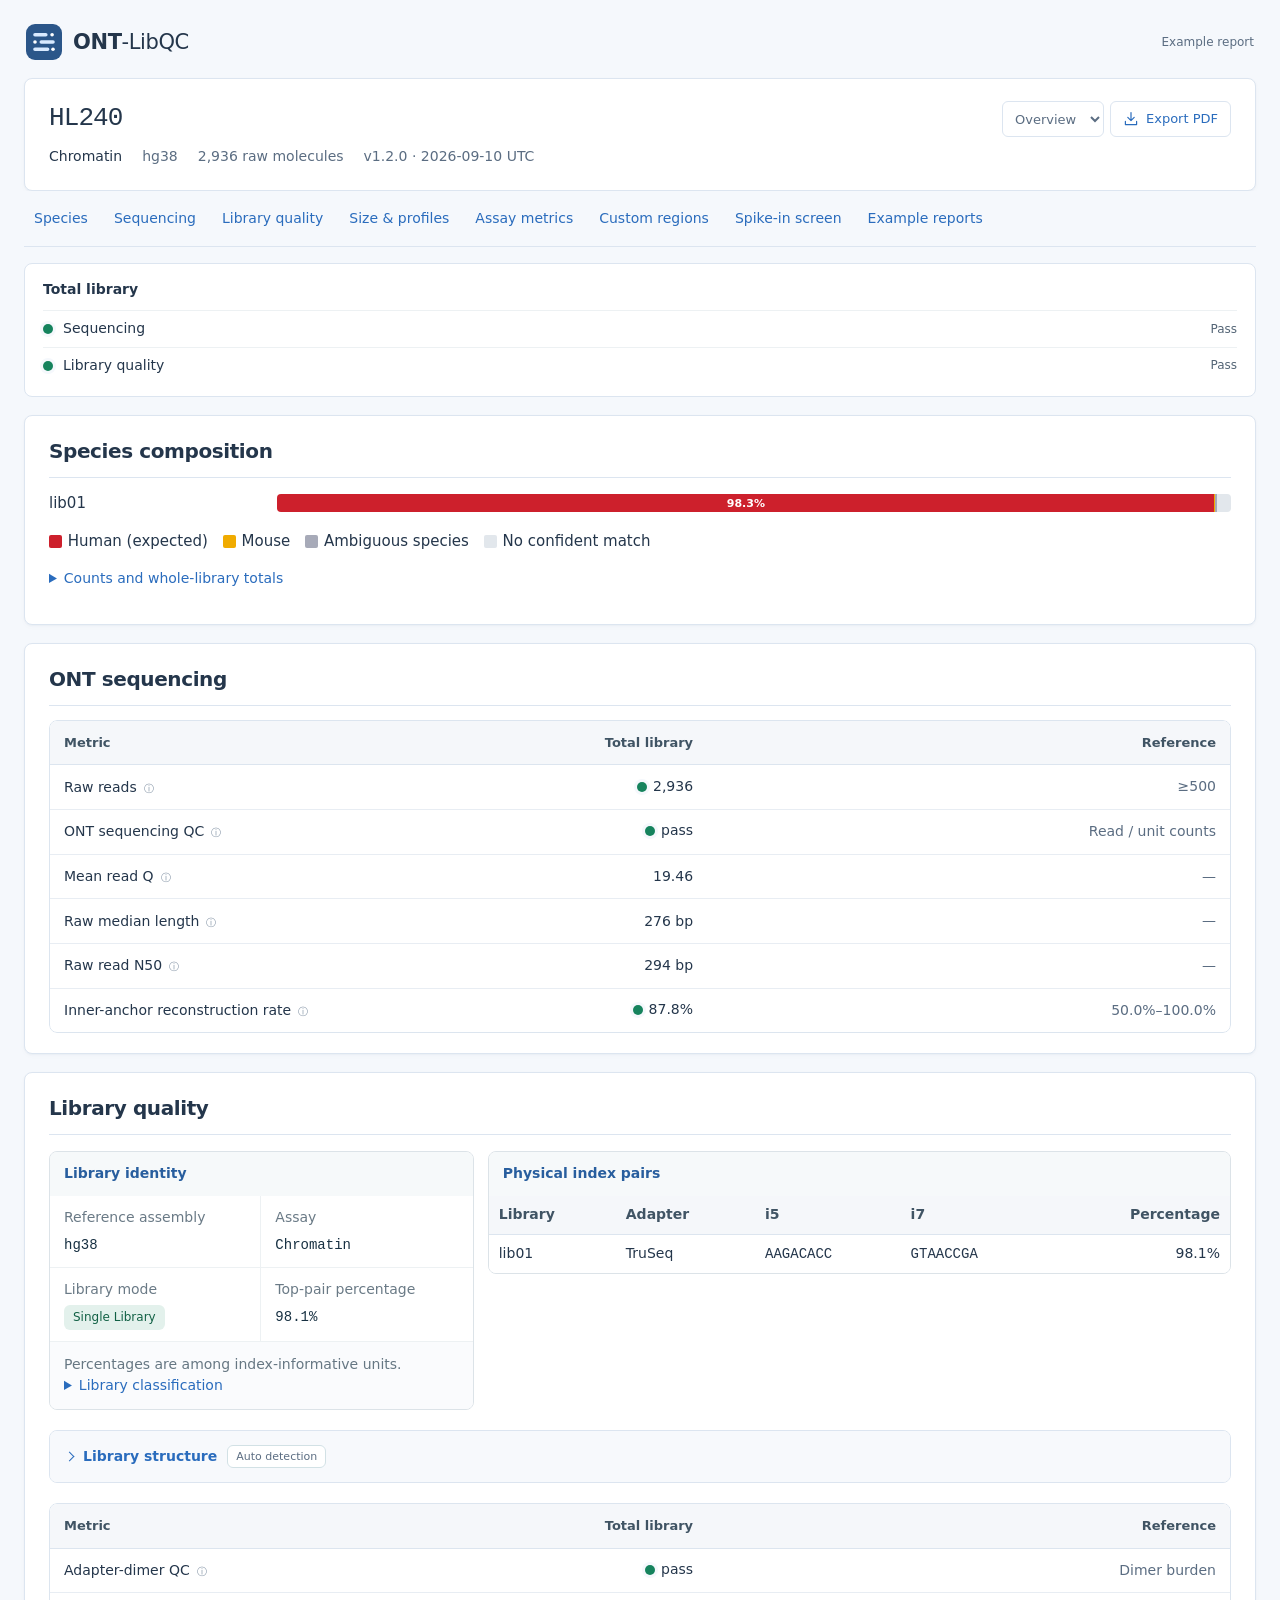
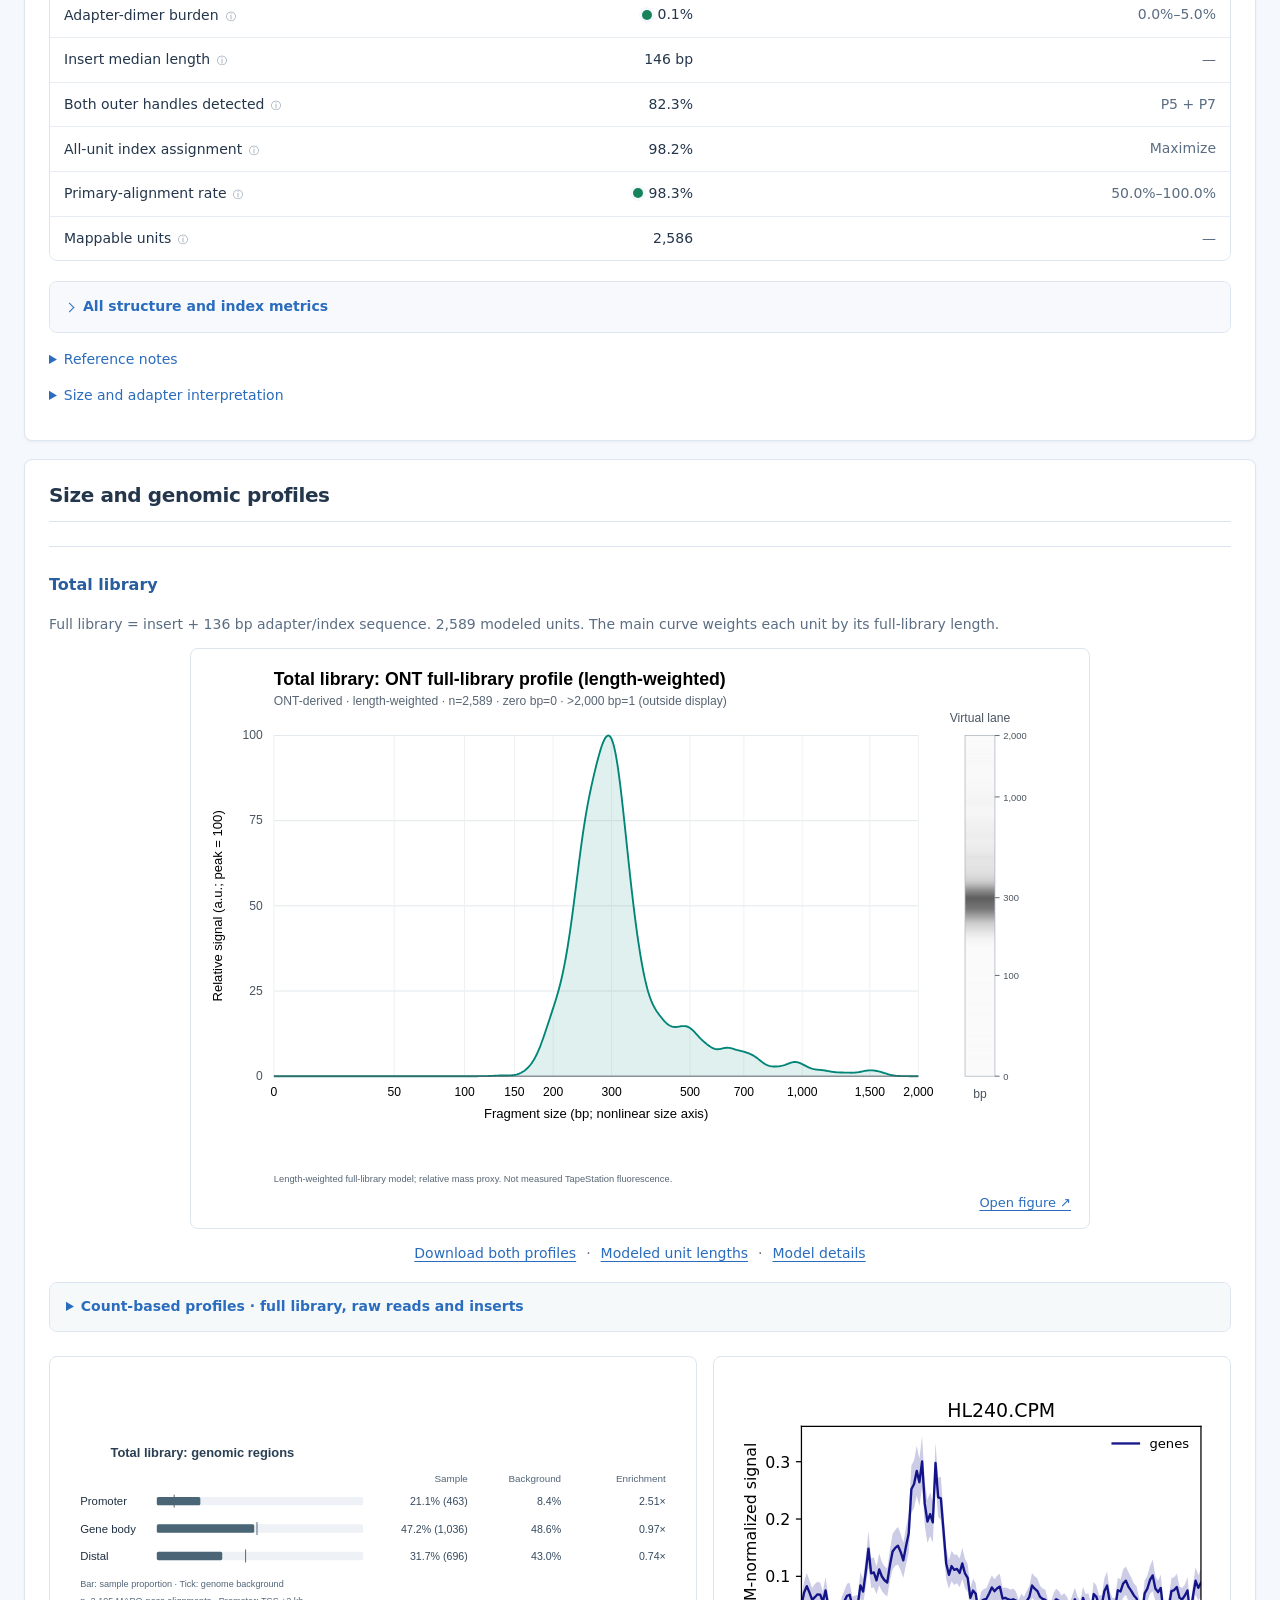
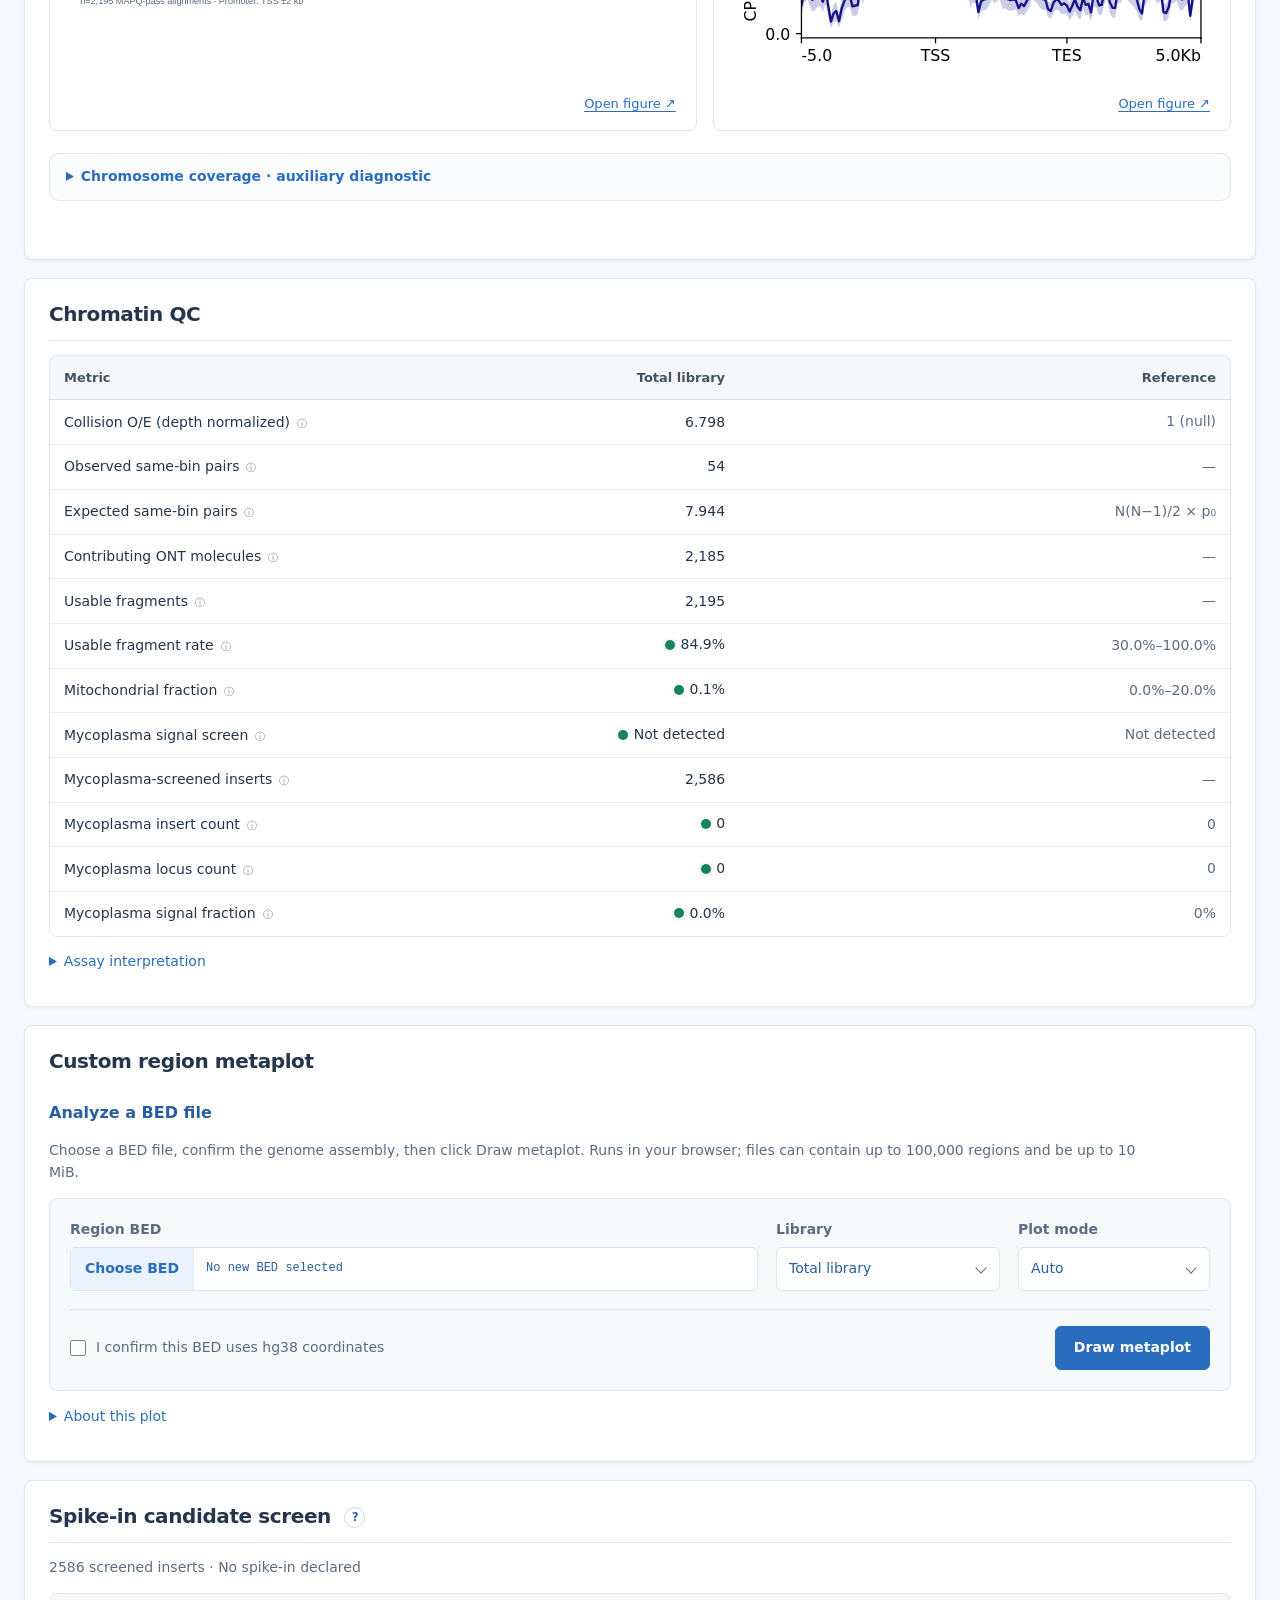
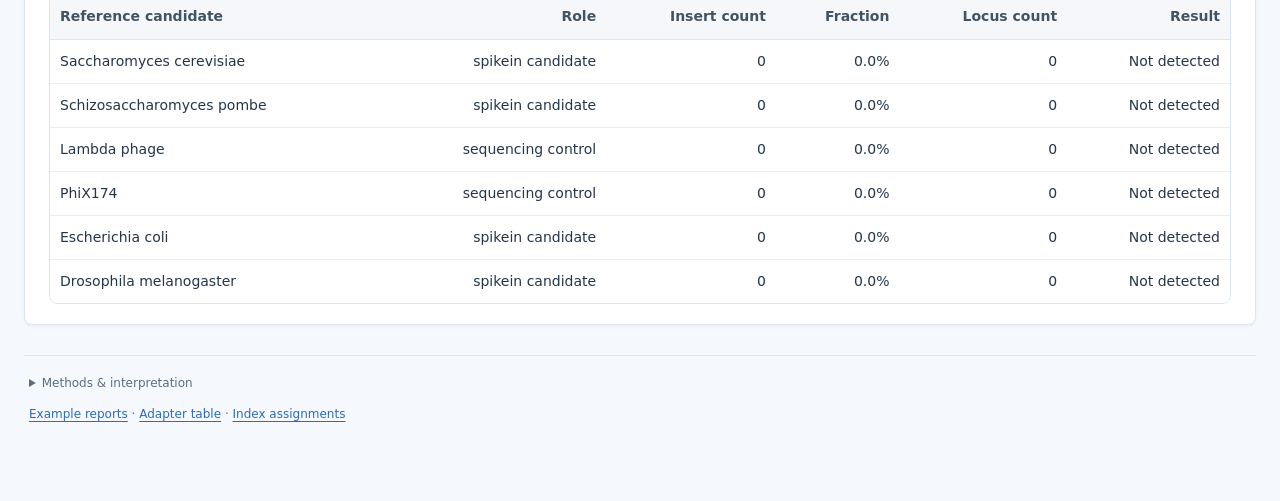
<file: example_report/samples/HL240.html>
<!doctype html><html lang='en'><head><meta charset='utf-8'><meta name='viewport' content='width=device-width,initial-scale=1'><title>HL240 · ONT-LibQC</title><link rel="icon" type="image/svg+xml" href="../assets/ont-libqc-mark.svg"><style id="report-base-style">.extension-figure {
  margin: 22px 0;
  max-width: 1150px;
}

.extension-figure img {
  width: 100%;
  height: auto;
  display: block;
}

.extension-figure figcaption {
  font-weight: 600;
  margin-bottom: 8px;
}

.table-scroll {
  overflow-x: auto;
  max-width: 100%;
}

.profile-scope {
  margin: 24px 0 38px;
}

.plot-card {
  margin: 0;
  min-width: 0;
  background: #fff;
}

.analysis-plots .plot-card img {
  object-fit: contain;
}

.chromosome-detail {
  border: 1px solid #e3e9ee;
  border-radius: 10px;
  padding: 12px 16px;
  margin: 0 0 24px;
  background: #fafcfd;
}

.chromosome-detail summary {
  cursor: pointer;
  color: #405e73;
  font-weight: 600;
}

.chromosome-detail p {
  font-size: 13px;
  color: #667783;
  line-height: 1.5;
}

.chromosome-detail img {
  width: 100%;
  display: block;
  background: white;
  margin-top: 12px;
}

.metric-status {
  border-bottom: 0 !important;
}

.metric-status:focus-visible {
  outline: 2px solid #527a91;
  outline-offset: 4px;
  border-radius: 3px;
}

@media (max-width:760px) {
  .profile-scope .plots,.plots {
    grid-template-columns: minmax(0,1fr);
    gap: 14px;
  }

  .plot-card {
    padding: 8px;
  }

  .profile-scope .analysis-plots .plot-card img {
    height: auto;
  }

}

h1,h2,h3,table,button,input {
  font-family: Arial,Helvetica,sans-serif;
}

.plots {
  display: grid;
  grid-template-columns: repeat(2,minmax(0,1fr));
  margin-bottom: 22px;
}

.plots img,.summary-plot {
  width: 100%;
  display: block;
}

table {
  border-collapse: collapse;
  width: 100%;
  font-variant-numeric: tabular-nums;
}

th,td {
  border-bottom: 1px solid #dce2e7;
  padding: 9px 10px;
  text-align: right;
  vertical-align: middle;
}

th:first-child,td:first-child {
  text-align: left;
}

th {
  color: #405464;
}

tr:hover {
  background: #f8fafb;
}

.traffic-grid {
  display: grid;
  grid-template-columns: repeat(auto-fit,minmax(280px,1fr));
}

.scope-card h3 {
  margin: 3px 0 9px;
}

.traffic {
  display: grid;
  gap: 8px;
  align-items: center;
  border-top: 1px solid #edf1f3;
}

.traffic em {
  font-style: normal;
  color: #536475;
}

.light {
  display: inline-block;
  border-radius: 50%;
}

.light.green {
  background: #16835D;
}

.light.amber {
  background: #E2A12A;
}

.light.red {
  background: #C23B3B;
}

.light.gray {
  background: #9BA8B2;
}

.note {
  padding: 12px 14px;
  line-height: 1.55;
}

.pass {
  color: #177245;
  font-weight: 700;
}

.fail {
  color: #b22222;
  font-weight: 700;
}

.warn {
  color: #b06b00;
  font-weight: 700;
}

code {
  padding: 2px 4px;
}


.metric-tip {
  cursor: help;
}

#metric-tooltip {
  position: fixed;
  z-index: 10000;
  box-sizing: border-box;
  width: 310px;
  max-width: calc(100vw - 16px);
  max-height: calc(100vh - 16px);
  overflow: auto;
  padding: 10px 12px;
  border-radius: 6px;
  background: #173042;
  color: white;
  font-size: 12px;
  font-weight: 400;
  line-height: 1.45;
  box-shadow: 0 4px 15px #0003;
  text-align: left;
  pointer-events: none;
}

.unavailable-reason {
  display: block;
  font-size: 11px;
  font-weight: 400;
  color: #667783;
  max-width: 245px;
  line-height: 1.4;
}

.reference-interval {
  white-space: nowrap;
  color: #586A77;
  font-size: 13px;
}

@media (max-width:850px) {
  body {
    margin: 12px auto;
  }

  .metric-cell {
    min-width: 110px;
  }

  th,td {
    padding: 7px 5px;
    font-size: 12px;
  }

}

/* Palette and type match portal/static/style.css; all assets work offline. */
:root {
  color-scheme: light;
  --ink: #24364b;
  --muted: #5b6d82;
  --line: #dce5f0;
  --blue: #2a6cbd;
  --blue-soft: #edf4fc;
  --primary-hover: #225ca4;
  --surface-shadow: 0 1px 2px #24476d0a,0 2px 6px #24476d05;
  --deep: #285e9e;
  --wash: #f5f8fc;
  --white: #fff;
  --mint: #edf4ff;
  font-family: Inter,ui-sans-serif,system-ui,-apple-system,BlinkMacSystemFont,"Segoe UI",sans-serif;
  color: var(--ink);
  background: var(--wash);
  scroll-behavior: smooth;
  scroll-padding-top: 85px;
}

body {
  max-width: 1280px;
  margin: 24px auto 48px;
  padding: 0 24px;
  font-family: inherit;
  font-size: 14px;
  line-height: 1.5;
  color: var(--ink);
}

h1,h2,h3,table,button,input,select {
  font-family: inherit;
}

h1 {
  letter-spacing: -.025em;
  font-size: 28px;
  font-weight: 600;
  margin: 0 0 10px;
  overflow-wrap: anywhere;
}

h2 {
  font-size: 20px;
  font-weight: 600;
  letter-spacing: -.02em;
  margin: 0 0 18px;
}

h3 {
  font-size: 16px;
  font-weight: 600;
  color: var(--deep);
}

a {
  color: var(--blue);
  text-underline-offset: 3px;
}

.report-hero {
  padding: 22px 24px;
  border: 1px solid var(--line);
  border-radius: 8px;
  background: var(--white);
  color: var(--ink);
}

.report-hero a {
  color: var(--blue);
}

.report-hero .eyebrow {
  color: var(--muted);
}

.report-hero p {
  margin: 0;
  color: var(--muted);
}

.eyebrow {
  font-size: 12px;
  letter-spacing: 0;
  font-weight: 500;
  color: var(--muted);
}

.hero-meta {
  display: flex;
  gap: 6px 20px;
  flex-wrap: wrap;
  margin-top: 10px;
  color: var(--muted);
}

.hero-meta span {
  font-size: 13px;
}

.hero-meta span:first-child {
  color: var(--ink);
}

.report-nav {
  display: flex;
  flex-wrap: wrap;
  gap: 6px;
  position: sticky;
  top: 0;
  z-index: 20;
  background: var(--wash);
  padding: 10px 0;
  margin: 0 0 18px;
  border-bottom: 1px solid var(--line);
}

.report-nav a {
  font-size: 13px;
  font-weight: 500;
  text-decoration: none;
  padding: 7px 10px;
  border-radius: 6px;
}

.report-nav a:hover {
  background: #e8f1fc;
}

.report-section {
  background: #fff;
  border: 1px solid var(--line);
  border-radius: 8px;
  scroll-margin-top: 90px;
}

.muted {
  color: var(--muted);
  font-size: 13px;
}

.report-section>p {
  max-width: 1100px;
}

.section-heading {
  margin-bottom: 16px;
}

.scope-card {
  background: #fff;
  border: 1px solid var(--line);
  border-radius: 8px;
  padding: 12px 18px;
  box-shadow: none;
}

.scope-card h3 {
  font-size: 13px;
  font-weight: 600;
  color: var(--ink);
}

.traffic {
  padding: 7px 0;
  grid-template-columns: 12px 1fr auto;
}

.traffic b {
  font-size: 13px;
  font-weight: 500;
}

.traffic em {
  font-size: 12px;
  overflow-wrap: anywhere;
}

.traffic-grid {
  gap: 16px;
}

.plot-card {
  border: 1px solid var(--line);
  border-radius: 8px;
  padding: 10px;
}

.profile-scope {
  border-top: 1px solid var(--line);
  padding-top: 10px;
}

.size-plots img {
  min-height: 240px;
}

.analysis-plots .plot-card img {
  height: 340px;
}

.custom-static {
  display: block;
  width: 100%;
  max-width: 1050px;
  margin: auto;
}

.metric-group {
  margin: 16px 0;
  border: 1px solid var(--line);
  border-radius: 8px;
  overflow: hidden;
}

.metric-group summary {
  padding: 13px 16px;
  font-weight: 600;
  cursor: pointer;
  background: #f8fafb;
}

table {
  font-size: 13px;
}

th {
  background: #f6f9fa;
  font-size: 12px;
  font-weight: 650;
  padding: 12px 10px;
}

td {
  padding: 11px 10px;
  border-bottom: 1px solid #edf2f4;
}

tr:last-child td {
  border-bottom: 0;
}

.metric-reading {
  font-weight: 500;
}

.light {
  width: 10px;
  height: 10px;
  box-shadow: 0 0 0 3px var(--wash);
}

.metric-tip b {
  display: inline-flex;
  align-items: center;
  justify-content: center;
  width: 15px;
  height: 15px;
  border-radius: 50%;
  font-size: 10px;
}

.info-icon {
  display: inline-flex;
  align-items: center;
  justify-content: center;
  border: 1px solid #c9dbef !important;
  width: 19px;
  height: 19px;
  border-radius: 50%;
  font-size: 12px;
  font-weight: 600;
  margin-left: 7px;
  color: var(--blue);
  vertical-align: middle;
}

.identity-panel {
  display: grid;
  grid-template-columns: minmax(260px,.8fr) minmax(420px,1.4fr);
  gap: 14px;
  margin: 16px 0 20px;
}

.identity-card {
  border: 1px solid #dce3e8;
  overflow: hidden;
  background: white;
  box-shadow: none;
  border-radius: 8px;
}

.identity-card h3 {
  margin: 0;
  padding: 11px 14px;
  background: #f6f9fa;
  color: var(--deep);
  font-size: 13px;
  font-weight: 600;
}

.identity-grid {
  display: grid;
  grid-template-columns: 1fr 1fr;
}

.identity-item {
  padding: 11px 14px;
  border-bottom: 1px solid #edf1f3;
}

.identity-item:nth-child(odd) {
  border-right: 1px solid #edf1f3;
}

.identity-item small {
  display: block;
  color: #6a7a86;
  margin-bottom: 4px;
}

.identity-item strong {
  color: #173042;
}

.mode-badge {
  display: inline-block;
  padding: 3px 9px;
  border-radius: 999px;
  background: #e3f1ec;
  color: #116145;
  font-size: 12px;
}

.pair-table th,.pair-table td {
  text-align: left;
  padding: 8px 10px;
  font-size: 13px;
}

.pair-table th:last-child,.pair-table td:last-child {
  text-align: right;
}

.cutoff-note {
  padding: 8px 12px;
  color: #667783;
}

.pair-support {
  display: block;
  white-space: nowrap;
  color: var(--muted);
}

.adapter-context {
  padding: 14px 18px;
  background: #eef3fb;
  border-radius: 8px;
  margin: 16px 0;
}

.adapter-context code {
  background: #e5edf8;
  color: var(--deep);
  border-radius: 4px;
}

.note {
  border-radius: 8px;
  background: #eef3fb;
  font-size: 13px;
  border-left: 3px solid var(--blue);
}

.custom-controls {
  display: grid;
  grid-template-columns: minmax(0,1fr) minmax(0,14rem) minmax(0,12rem);
  align-items: start;
  gap: 18px;
  background: #f6f9fa;
  padding: 20px;
  border: 1px solid var(--line,#dce5f0);
  border-radius: 8px;
}

.custom-controls .custom-field {
  display: grid;
  grid-template-rows: 1.25rem 2.75rem;
  min-width: 0;
  gap: 8px;
  margin: 0;
  font-size: 14px;
  color: var(--muted,#5b6d82);
}

.custom-field-title {
  display: block;
  line-height: 1.25rem;
  font-weight: 600;
}

.custom-select-shell {
  position: relative;
  display: block;
  min-width: 0;
  height: 2.75rem;
}

.custom-select-shell::after {
  content: "";
  position: absolute;
  right: 15px;
  top: calc(50% - 5px);
  width: 7px;
  height: 7px;
  border-right: 1.5px solid var(--muted,#5b6d82);
  border-bottom: 1.5px solid var(--muted,#5b6d82);
  transform: rotate(45deg);
  pointer-events: none;
}

.custom-controls .custom-select-shell select {
  appearance: none;
  -webkit-appearance: none;
  display: block;
  box-sizing: border-box;
  width: 100%;
  min-width: 0;
  max-width: 100%;
  height: 100%;
  min-height: 0;
  margin: 0;
  border: 1px solid var(--line,#dce5f0);
  border-radius: 6px;
  padding: 0 36px 0 12px;
  background: #fff;
  color: var(--deep,#285e9e);
  font-family: inherit;
  font-size: 14px;
  line-height: 1.4;
  cursor: pointer;
  text-overflow: ellipsis;
}

.custom-file-picker {
  position: relative;
  display: flex;
  align-items: center;
  min-width: 0;
  box-sizing: border-box;
  height: 2.75rem;
  overflow: hidden;
  border: 1px solid var(--line,#dce5f0);
  border-radius: 6px;
  background: #fff;
  color: var(--deep,#285e9e);
}

.custom-controls .custom-file-picker input[type=file] {
  position: absolute;
  inset: 0;
  z-index: 1;
  box-sizing: border-box;
  display: block;
  width: 100%;
  height: 100%;
  min-width: 0;
  max-width: none;
  min-height: 0;
  margin: 0;
  padding: 0;
  opacity: 0;
  cursor: pointer;
}

.custom-file-button {
  display: flex;
  align-items: center;
  align-self: stretch;
  flex: none;
  padding: 0 14px;
  border-right: 1px solid var(--line,#dce5f0);
  background: #eaf2fd;
  color: var(--blue,#2a6cbd);
  font-size: 14px;
  font-weight: 600;
  white-space: nowrap;
}

.custom-file-name {
  display: block;
  flex: 1;
  min-width: 0;
  padding: 0 12px;
  overflow: hidden;
  text-overflow: ellipsis;
  white-space: nowrap;
  line-height: 1.4;
}

.custom-file-picker:hover {
  border-color: var(--blue,#2a6cbd);
}

.custom-actions {
  grid-column: 1/-1;
  display: flex;
  align-items: center;
  justify-content: space-between;
  flex-wrap: wrap;
  gap: 14px 24px;
  padding-top: 16px;
  border-top: 1px solid var(--line,#dce5f0);
}

.custom-controls .custom-confirm {
  display: flex;
  align-items: flex-start;
  min-width: 0;
  gap: 10px;
  margin: 0;
  color: var(--muted,#5b6d82);
  font-size: 14px;
  line-height: 1.5;
  flex: 1 1 260px;
}

.custom-confirm input {
  flex: 0 0 auto;
  box-sizing: border-box;
  width: 16px;
  height: 16px;
  margin: 3px 0 0;
  accent-color: var(--blue,#2a6cbd);
}

.custom-actions button {
  box-sizing: border-box;
  height: 2.75rem;
  min-height: 0;
  margin: 0;
  padding: 0 18px;
  border-radius: 6px;
  font-family: inherit;
  font-size: 14px;
  font-weight: 600;
  line-height: 1.4;
  white-space: nowrap;
}

.custom-controls :is(select,button):focus-visible,.custom-file-picker:focus-within {
  outline: 2px solid var(--blue,#2a6cbd);
  outline-offset: 3px;
}

@media (max-width:760px) {
  .custom-controls {
    grid-template-columns: repeat(2,minmax(0,1fr));
    padding: 16px;
  }

  .custom-controls>.custom-field:first-child {
    grid-column: 1/-1;
  }

}

@media (max-width:460px) {
  .custom-controls {
    grid-template-columns: minmax(0,1fr);
  }

  .custom-actions button {
    width: 100%;
  }

}

button,select {
  border: 1px solid var(--line);
  border-radius: 6px;
  padding: 9px 12px;
  background: white;
  color: var(--deep);
  font-size: 13px;
}

button {
  background: var(--blue);
  color: white;
  border-color: var(--blue);
  cursor: pointer;
}

button:hover {
  background: var(--primary-hover);
}

input[type=file] {
  font-size: 12px;
  max-width: 290px;
}

.report-section details>summary {
  cursor: pointer;
  color: var(--blue);
  font-size: 13px;
}

.report-section details>p {
  color: var(--muted);
  font-size: 13px;
  line-height: 1.65;
}

#custom-output svg {
  width: 100%;
  display: block;
}

#custom-downloads {
  display: flex;
  gap: 18px;
  padding-bottom: 15px;
}

.report-footer {
  color: var(--muted);
  font-size: 12px;
}

.table-scroll {
  border-radius: 8px;
}

.summary-plot {
  background: #fff;
  border-radius: 8px;
  margin: 18px 0;
}

@media (max-width:850px) {
  body {
    padding: 0 12px;
  }

  h1 {
    font-size: 28px;
  }

  .report-nav {
    position: relative;
  }

  .size-plots img {
    min-height: 0;
  }

  .identity-panel {
    grid-template-columns: 1fr;
  }

  .plots {
    grid-template-columns: minmax(0,1fr);
  }

  .analysis-plots .plot-card img {
    height: auto;
  }

  .traffic-grid {
    grid-template-columns: 1fr;
  }

}

@media print {
  .report-nav,.custom-controls,#custom-downloads {
    display: none;
  }

  .report-section,.report-hero {
    box-shadow: none;
    break-inside: avoid;
  }

  body {
    max-width: none;
    background: white;
  }

  .report-hero {
    color: var(--deep);
    background: white;
  }

  .report-hero p,.report-hero .eyebrow {
    color: var(--muted);
  }

  .plots img {
    break-inside: avoid;
  }

  details {
    display: block;
  }

}

.figure-link {
  font-size: 11px;
  text-align: right;
  padding: 2px 8px 4px;
  color: var(--muted);
}

.library-profiles {
  border-top: 1px solid var(--line);
  scroll-margin-top: 80px;
}

.library-profiles>h3 {
  font-size: 18px;
}

.fragment-caption {
  padding: 8px 12px 0;
  font-size: 13px;
  color: var(--deep);
}

.fragment-caption p {
  margin: 7px 0 12px;
  font-size: 12px;
  line-height: 1.55;
  color: var(--muted);
}

.reference-notes {
  margin: 15px 0;
}

.reference-context {
  font-size: 12px;
}

.trace-comparison-note {
  padding: 10px 14px;
  background: #f6f9fa;
  border-radius: 8px;
}

#library-key-metrics {
  margin: 20px 0;
}

.primary-size-plots {
  grid-template-columns: minmax(0,1fr) !important;
  margin-left: auto;
  margin-right: auto;
}

.primary-size-plots .plot-card {
  box-sizing: border-box;
  width: 100%;
}

.size-model-note {
  margin-bottom: 12px;
}

.size-profile-downloads {
  display: flex;
  flex-wrap: wrap;
  gap: 4px 10px;
  justify-content: center;
  margin-top: -8px;
}

.count-based-details {
  border: 1px solid var(--line);
  border-radius: 8px;
  margin: 18px 0 24px;
  overflow: hidden;
}

.count-based-details>summary {
  padding: 13px 16px;
  background: #f6f9fa;
  font-weight: 650;
  cursor: pointer;
}

.count-based-details>summary:focus-visible {
  outline: 2px solid var(--blue);
  outline-offset: -3px;
}

.count-based-details>p {
  padding: 0 16px;
}

.count-based-details .count-size-plots {
  padding: 0 12px 12px;
  margin-bottom: 0;
}

.count-size-plots .full-library-count-card {
  grid-column: 1/-1;
  width: 100%;
  box-sizing: border-box;
  justify-self: center;
}

/* Shared masthead, example entry points and download directory. */
.report-brand {
  display: flex;
  align-items: center;
  justify-content: space-between;
  gap: 18px;
  padding: 0 2px 18px;
  margin: 0;
}

.brand-name {
  display: flex;
  align-items: center;
  gap: 11px;
  font-size: 21px;
  font-weight: 600;
  letter-spacing: -.4px;
  white-space: nowrap;
  color: var(--ink);
}

.brand-name img {
  display: block;
  flex-shrink: 0;
}

.brand-light {
  font-weight: 430;
}

.brand-context {
  font-size: 12px;
  color: var(--muted);
  text-align: right;
}

.report-hero h1 {
  line-height: 1.2;
}

.report-hero .eyebrow {
  display: block;
  margin-bottom: 10px;
}

.report-footer {
  border-top: 1px solid var(--line);
  margin-top: 30px;
  padding: 18px 5px;
}

.report-footer strong {
  color: var(--ink);
}

.report-footer details>summary {
  cursor: pointer;
}

.report-nav a:focus-visible,button:focus-visible,select:focus-visible,input:focus-visible {
  outline: 2px solid var(--blue);
  outline-offset: 3px;
}

body.report-directory {
  max-width: 1100px;
  font-size: 15px;
}

.report-directory .report-hero {
  padding: 24px;
}

.report-directory .report-section {
  margin-top: 0;
}

.example-grid {
  display: grid;
  grid-template-columns: repeat(2,minmax(0,1fr));
  gap: 22px;
  margin: 26px 0;
}

.example-card {
  display: flex;
  flex-direction: column;
  gap: 12px;
  padding: 28px;
  border: 1px solid var(--line);
  border-radius: 8px;
  background: var(--white);
  color: var(--ink);
  text-decoration: none;
  transition: border-color .15s,box-shadow .15s;
}

.example-card:hover {
  border-color: var(--blue);
  box-shadow: 0 4px 18px #285e9e0b;
}

.example-card:focus-visible {
  outline: 3px solid var(--blue);
  outline-offset: 4px;
}

.example-card h2 {
  font-size: 24px;
  font-weight: 600;
  margin: 0;
  letter-spacing: -.6px;
}

.example-card p {
  margin: 0;
  color: var(--muted);
  font-size: 14px;
}

.card-heading {
  display: flex;
  align-items: center;
  justify-content: space-between;
  gap: 16px;
  color: var(--blue);
  font-size: 12px;
  font-weight: 650;
  letter-spacing: .04em;
  margin-bottom: 8px;
}

.sample-kind {
  padding: 4px 10px;
  border-radius: 20px;
  background: #e8f1fc;
}

.card-description {
  line-height: 1.7;
  padding: 6px 0 12px;
  flex: 1;
}

.card-action {
  border-top: 1px solid var(--line);
  padding-top: 16px;
  font-size: 14px;
  font-weight: 650;
  color: var(--blue);
  display: flex;
  justify-content: space-between;
}

.directory-note {
  color: var(--muted);
  font-size: 13px;
  line-height: 1.7;
  margin: 24px 2px;
}

.download-list {
  display: grid;
  grid-template-columns: repeat(2,minmax(0,1fr));
  gap: 0 26px;
  list-style: none;
  padding: 0;
  margin: 20px 0 0;
}

.download-list li {
  border-top: 1px solid var(--line);
  min-width: 0;
}

.download-list a {
  display: block;
  padding: 14px 6px;
  overflow-wrap: anywhere;
  font: 12px/1.65 ui-monospace,SFMono-Regular,Consolas,monospace;
  text-decoration: none;
}

.download-list a:hover {
  background: var(--wash);
  text-decoration: underline;
}

.download-list a:focus-visible {
  outline: 2px solid var(--blue);
  outline-offset: 1px;
}

@media (max-width:650px) {
  .example-grid,.download-list {
    grid-template-columns: minmax(0,1fr);
  }

  .report-brand {
    padding: 0 2px 14px;
  }

  .report-directory .report-hero {
    padding: 26px 22px;
  }

  .example-card {
    padding: 24px;
  }

  .brand-name {
    font-size: 21px;
  }

}

@media (max-width:400px) {
  .brand-context {
    display: none;
  }

}

@media (prefers-reduced-motion:reduce) {
  :root {
    scroll-behavior: auto;
  }

  .example-card {
    transition: none;
  }

}

@media print {
  .report-brand {
    border: 0;
    padding: 0;
  }

  .report-hero .hero-meta span {
    border-color: var(--line);
  }

  .example-card {
    break-inside: avoid;
  }

  .download-list {
    display: block;
  }

}

/* Library identity, matched sequence motifs and per-sublibrary structures. */
.library-structure-report>summary {
  display: flex;
  align-items: center;
  gap: 10px;
  flex-wrap: wrap;
}

.library-mode {
  font-size: 11px;
  font-weight: 500;
  border: 1px solid #d2e1e5;
  border-radius: 20px;
  padding: 2px 8px;
  background: white;
  color: #5b6d82;
}

.library-structure-body {
  padding: 12px 20px 14px;
  background: #fff;
}

.library-diagram-scroll {
  overflow-x: auto;
  overscroll-behavior-x: contain;
  padding: 4px 2px 8px;
}

.library-diagram {
  display: grid;
  grid-template-columns: max-content minmax(80px,112px) max-content minmax(76px,102px) max-content minmax(86px,122px) max-content minmax(88px,118px) max-content minmax(86px,122px) max-content minmax(76px,102px) max-content minmax(80px,112px) max-content;
  align-items: stretch;
  justify-content: center;
  min-width: min-content;
  gap: 6px 4px;
}

.library-diagram>:not(.library-read-directions) {
  grid-row: 2;
}

.library-end,.library-connector {
  align-self: center;
  color: #8aa0a8;
  font-size: 12px;
}

.library-block {
  display: flex;
  flex-direction: column;
  align-items: center;
  justify-content: center;
  gap: 3px;
  min-width: 0;
  min-height: 64px;
  box-sizing: border-box;
  padding: 5px 7px;
  border: 1px solid #c7dde0;
  border-radius: 6px;
  background: #edf6f5;
  color: #21656b;
  line-height: 1.3;
  text-align: center;
}

.library-block strong {
  font-size: 12px;
}

.library-block small {
  font-size: 10px;
  line-height: 1.25;
}

.library-block.index {
  background: #f1f2fa;
  border-color: #d7dbee;
  color: #58618c;
}

.library-block.adapter {
  background: #f3f6f8;
  border-color: #dce4e8;
  color: #617780;
}

.library-block.insert {
  background: #edf5ef;
  border-color: #cfdfd4;
  color: #4c725b;
}

.library-block.umi {
  background: #fff6e6;
  border-color: #ead4aa;
  color: #956321;
  min-width: 50px;
}

.library-block.umi strong {
  font-size: 11px;
}

.library-block .library-sequence {
  display: block;
  max-width: 100%;
  padding: 0;
  background: none;
  color: inherit;
  font-family: ui-monospace,SFMono-Regular,Consolas,monospace;
  font-size: 11px;
  letter-spacing: .15px;
  overflow-wrap: anywhere;
  word-break: break-all;
  white-space: normal;
  line-height: 1.5;
}

.library-unresolved {
  font-size: 10px;
  color: #778993;
}

.library-read-directions {
  grid-column: 8/9;
  grid-row: 1;
  display: flex;
  justify-content: space-between;
  gap: 14px;
  color: #607983;
}

.library-read {
  display: flex;
  flex: 0 1 34px;
  max-width: 34px;
  min-width: 0;
  flex-direction: column;
  gap: 3px;
  font-size: 11px;
  font-weight: 600;
  line-height: 1.3;
}

.library-read.reverse {
  text-align: right;
}

.library-read i {
  position: relative;
  display: block;
  height: 6px;
  background: linear-gradient(currentColor,currentColor) left center/1px 5px no-repeat;
}

.library-read.reverse i {
  background-position: right center;
}

.library-read i:before {
  content: "";
  position: absolute;
  top: 3px;
  left: 0;
  right: 0;
  border-top: 1px solid currentColor;
}

.library-read i:after {
  content: "";
  position: absolute;
  top: 1px;
  right: 0;
  width: 4px;
  height: 4px;
  border-top: 1px solid currentColor;
  border-right: 1px solid currentColor;
  transform: rotate(45deg);
}

.library-read.reverse i:after {
  left: 0;
  right: auto;
  transform: rotate(-135deg);
}

.library-diagram-note {
  max-width: 850px;
  margin: 4px auto 12px !important;
  text-align: center;
  font-size: 12px;
  color: #65758c;
}

.library-sublibraries {
  border-top: 1px solid #e3ecef;
}

.library-sublibraries>h3 {
  font-size: 14px;
  margin: 0 0 12px;
}

.library-sublibrary {
  padding: 14px 0 2px;
  border-top: 1px solid #e0e9ec;
  background: #fff;
  margin-bottom: 8px;
}

.library-sublibrary>header {
  display: flex;
  justify-content: space-between;
  align-items: baseline;
  gap: 8px;
  flex-wrap: wrap;
  margin-bottom: 10px;
}

.library-sublibrary h4 {
  font-size: 13px;
  margin: 0;
}

.library-sublibrary header>span {
  font-size: 11px;
  color: #65758c;
}

.library-umi-summary {
  border-top: 1px solid #e3ecef;
  margin-top: 18px;
  padding-top: 16px;
}

.library-umi-summary>strong {
  font-size: 13px;
}

.library-umi-counts {
  display: flex;
  flex-wrap: wrap;
  gap: 24px;
  margin: 12px 0;
}

.library-umi-counts span {
  display: flex;
  flex-direction: column;
  gap: 3px;
  color: #65758c;
  font-size: 11px;
}

.library-umi-counts b {
  font-size: 18px;
  font-weight: 500;
  color: #344b70;
}

.library-umi-summary p {
  font-size: 12px;
  line-height: 1.7;
  color: #65758c;
  max-width: 1000px;
  margin: 12px 0 0;
}

@media (max-width:600px) {
  .library-structure-body {
    padding: 10px 10px 12px;
  }

  .library-diagram {
    justify-content: start;
  }

  .library-sublibrary {
    padding: 12px 8px 2px;
  }

  .library-diagram-note {
    text-align: left;
  }

  .library-umi-counts {
    gap: 16px;
  }

}

/* Compact structure overview with full motifs in expandable details. */
.library-block .library-type {
  font-size: 11px;
  font-weight: 600;
}

.library-sequence-details {
  margin-top: 12px;
  padding-top: 10px;
  border-top: 1px solid #e3ecef;
}

.library-sequence-details>summary {
  cursor: pointer;
  font-size: 12px;
  font-weight: 600;
  color: var(--blue);
}

.library-sequence-details>p {
  font-size: 12px;
  line-height: 1.7;
  color: #65758c;
  margin: 12px 0;
}

.library-sequence-group {
  margin-top: 15px;
}

.library-sequence-group h4 {
  font-size: 12px;
  margin: 0 0 8px;
  color: #344b70;
}

.library-sequence-table-scroll {
  overflow-x: auto;
}

.library-sequence-group table {
  width: 100%;
  border-collapse: collapse;
  font-size: 11px;
  margin: 0;
  table-layout: fixed;
}

.library-sequence-group th,.library-sequence-group td {
  padding: 9px 10px;
  text-align: left;
  vertical-align: top;
  border-bottom: 1px solid #e3ecef;
  overflow-wrap: anywhere;
}

.library-sequence-group th {
  background: #f4f8fa;
  font-weight: 600;
  color: #5b6d82;
}

.library-sequence-group th:nth-child(1) {
  width: 16%;
}

.library-sequence-group th:nth-child(2) {
  width: 14%;
}

.library-sequence-group th:nth-child(3) {
  width: 23%;
}

.library-sequence-group code.library-sequence {
  display: block;
  padding: 0;
  background: none;
  white-space: normal;
  word-break: break-all;
  overflow-wrap: anywhere;
  font-size: 11px;
  line-height: 1.7;
  color: #344b70;
}

.library-sequence-group tr:hover {
  background: #f8fbfc;
}

@media (max-width:600px) {
  .library-sequence-group table {
    min-width: 560px;
  }

}

/* Data first: restrained headings, legible values and contained horizontal scrolling. */
:root {
  --mono: ui-monospace,SFMono-Regular,Menlo,Consolas,monospace;
}

.sample-name,code,.metric-reading,.reference-interval,.identity-item strong,.library-umi-counts b {
  font-family: var(--mono);
  font-variant-numeric: tabular-nums;
}

.sample-name {
  font-size: 26px;
  letter-spacing: -.035em;
  line-height: 1.35 !important;
  font-weight: 500;
}

code {
  border-radius: 3px;
  background: #f0f4f6;
  overflow-wrap: anywhere;
}

.table-scroll {
  overscroll-behavior-x: contain;
}

.table-scroll:focus-visible,.library-diagram-scroll:focus-visible {
  outline: 2px solid var(--blue);
  outline-offset: 3px;
}

.table-scroll table {
  min-width: 540px;
}

.table-scroll th:first-child,.table-scroll td:first-child {
  min-width: 180px;
  max-width: 340px;
}

.table-scroll th {
  white-space: nowrap;
}

.table-scroll th,.table-scroll td {
  line-height: 1.5;
}

.identity-item strong {
  font-size: 13px;
  font-weight: 500;
}

.identity-item small {
  font-size: 12px;
}

.pair-table code {
  background: none;
  padding: 0;
}

.pair-table strong {
  font-weight: 500;
}

.cutoff-note {
  font-size: 12px;
  line-height: 1.6;
  background: #fafcfc;
}

.pair-table-scroll {
  overflow-x: auto;
  overscroll-behavior-x: contain;
}

.pair-table {
  min-width: 420px;
  width: 100%;
  font-variant-numeric: tabular-nums;
}

.mode-badge,.library-mode,.sample-kind {
  border-radius: 6px;
  font-weight: 500;
}

.library-block strong {
  font-weight: 600;
}

.library-diagram-note {
  line-height: 1.6;
  margin-top: 8px !important;
}

.report-section>details:not(.metric-group) {
  margin: 14px 0;
}

.report-section details>summary {
  line-height: 1.6;
}

.report-section details[open]>summary {
  margin-bottom: 12px;
}

.report-section details.metric-group[open]>summary,.count-based-details[open]>summary {
  margin-bottom: 0;
}

.report-explanation {
  font-size: 13px;
  line-height: 1.65;
  color: var(--muted);
  max-width: 1000px;
}

.report-explanation p {
  margin: 10px 0;
}

.report-explanation ul {
  padding-left: 20px;
}

.report-explanation li {
  padding-left: 2px;
  margin: 7px 0;
}

.count-based-details .report-explanation {
  padding: 2px 16px 0;
}

.report-footer .report-explanation {
  font-size: 12px;
}

.report-section>h2 {
  border-bottom: 1px solid var(--line);
}

.report-nav a,.download-list a,button {
  transition: background-color .15s,color .15s;
}

.library-sublibraries {
  margin-top: 14px;
  padding-top: 14px;
}

.library-sublibrary:first-of-type {
  border-top: 0;
}

.library-sublibrary h4 {
  font-family: var(--mono);
  font-weight: 500;
}

.library-sublibrary header>span {
  font-variant-numeric: tabular-nums;
}

@media (max-width:850px) {
  body {
    margin-top: 16px;
  }

  .report-hero {
    padding: 18px;
  }

  .report-nav {
    flex-wrap: nowrap;
    overflow-x: auto;
    overscroll-behavior-x: contain;
    gap: 2px;
    padding: 9px 0;
  }

  .report-nav a {
    white-space: nowrap;
    flex-shrink: 0;
  }

  h2 {
    font-size: 19px;
  }

  .sample-name {
    font-size: 23px;
  }

  .traffic-grid {
    margin: 16px 0;
  }

  .table-scroll th,.table-scroll td {
    padding: 10px 9px;
    font-size: 12px;
  }

}

@media (max-width:460px) {
  .report-brand .brand-name {
    font-size: 20px;
  }

  .report-brand img {
    width: 30px;
    height: 30px;
  }

  .hero-meta {
    gap: 5px 16px;
  }

  .scope-card {
    padding: 12px 14px;
  }

  .traffic {
    column-gap: 7px;
  }

  .traffic em {
    max-width: 145px;
    text-align: right;
  }

  .report-section>h2 {
    padding-bottom: 12px;
  }

  .library-sublibrary {
    padding-left: 0;
    padding-right: 0;
  }

}

@media (prefers-reduced-motion:reduce) {
  .report-nav a,.download-list a,button {
    transition: none;
  }

}

.report-section>.eyebrow {
  display: none;
}

.qc-metrics td:last-child {
  color: var(--muted);
}

@media (max-width:850px) {
  .qc-metrics th:first-child,.qc-metrics td:first-child {
    width: 150px;
    min-width: 150px;
    max-width: 150px;
  }

  .qc-metrics .metric-cell {
    min-width: 100px;
  }

  .qc-metrics .reference-interval {
    min-width: 180px;
  }

}

.report-section .section-heading>.eyebrow {
  display: none;
}

.custom-file-name {
  font-family: var(--mono);
  font-size: 12px;
}

.identity-panel {
  align-items: start;
}

.report-hero,.report-section {
  box-shadow: var(--surface-shadow);
}

@media print {
  .report-hero,.report-section {
    box-shadow: none;
  }

}

/* RNA results share the existing report tables and figure cards; every scope stays visible. */
.rna-beta {
  font-size: 11px;
  font-weight: 500;
  vertical-align: middle;
  border: 1px solid var(--line);
  border-radius: 6px;
  padding: 3px 7px;
  margin-left: 6px;
  color: var(--muted);
}

.rna-metadata {
  display: flex;
  flex-wrap: wrap;
  gap: 7px 24px;
  color: var(--muted);
  font-size: 12px;
}

.rna-metadata strong {
  font-weight: 500;
  color: var(--ink);
}

.rna-scope-nav {
  display: flex;
  flex-wrap: wrap;
  gap: 8px 16px;
  border-top: 1px solid var(--line);
  padding: 14px 0 4px;
  font-size: 12px;
}

.rna-scope-nav a {
  overflow-wrap: anywhere;
}

.rna-scope {
  scroll-margin-top: 90px;
}

.rna-scope.rna-primary {
  border-top: 0;
  padding-top: 0;
}

.rna-scope-heading {
  display: flex;
  justify-content: space-between;
  align-items: baseline;
  gap: 10px;
  flex-wrap: wrap;
  margin: 0 0 12px;
}

.rna-scope-heading h3 {
  margin: 0;
  font-weight: 500;
}

.rna-scope-heading span {
  font-size: 12px;
  color: var(--muted);
  font-variant-numeric: tabular-nums;
}

.rna-table {
  margin: 12px 0 20px;
  overflow-x: auto;
}

.rna-table table {
  width: 100%;
}

.rna-table td {
  vertical-align: top;
}

.rna-table td:nth-child(2) {
  font-variant-numeric: tabular-nums;
}

.rna-table td:last-child {
  color: var(--muted);
}

.rna-characteristics {
  padding-left: 20px;
  color: var(--ink);
  line-height: 1.65;
  margin-bottom: 22px;
}

.rna-characteristics li {
  margin: 6px 0;
}

.rna-plots {
  align-items: start;
  margin-top: 20px;
}

.rna-plots .plot-card h4 {
  font-size: 13px;
  font-weight: 500;
  color: var(--ink);
  margin: 4px 8px 14px;
}

.rna-plots .plot-card img {
  height: auto;
  max-width: 100%;
}

.rna-wide-plot {
  grid-column: 1/-1;
  width: 100%;
  max-width: 1020px;
  justify-self: center;
  box-sizing: border-box;
}

.rna-scope>details>summary {
  line-height: 1.6;
}

.rna-scope>details>p {
  color: var(--muted);
  font-size: 13px;
}

@media (max-width:850px) {
  .rna-plots {
    grid-template-columns: minmax(0,1fr);
  }

  .rna-scope-heading {
    align-items: start;
    flex-direction: column;
    gap: 5px;
  }

  .rna-table table {
    min-width: 640px;
  }

  .rna-wide-plot {
    max-width: 100%;
  }

}

.rna-evidence-block {
  margin: 24px 0;
  padding-top: 12px;
  border-top: 1px solid var(--line);
}

.rna-evidence-block>h3 {
  margin-top: 8px;
}

.rna-structure-model {
  display: flex;
  flex-wrap: wrap;
  gap: 8px 16px;
  align-items: baseline;
  font-size: 13px;
}

.rna-structure-model strong {
  font-weight: 500;
}

.rna-structure-model code {
  font-size: 12px;
  line-height: 1.6;
  white-space: normal;
  overflow-wrap: anywhere;
}

.rna-evidence-block .muted {
  line-height: 1.65;
}

.rna-evidence-download {
  font-size: 12px;
}

.rna-evidence-block .rna-table table {
  min-width: 760px;
}

/* RNA core results: ordered figures with secondary evidence in disclosures. */
.rna-core h4, .rna-scope > h4 {
  font-size: 1.05rem;
  margin: 20px 0 10px;
  color: #293f53;
}

.rna-bars {
  display: grid;
  gap: 7px;
  margin: 10px 0;
}

.rna-bar-row {
  display: grid;
  grid-template-columns: 150px minmax(40px,1fr) 165px;
  gap: 14px;
  align-items: center;
  font-size: 14px;
}

.rna-bar-track {
  display: flex;
  height: 16px;
  background: #f0f3f6;
  border-radius: 3px;
  overflow: hidden;
}

.rna-bar-value {
  text-align: right;
  font-variant-numeric: tabular-nums;
}

.rna-bar-value small {
  color: #67798b;
}

.rna-source-legend {
  display: flex;
  flex-wrap: wrap;
  gap: 10px 22px;
  font-size: 12px;
  color: #526579;
}

.rna-source-legend i {
  display: inline-block;
  width: 10px;
  height: 10px;
  border-radius: 2px;
  margin-right: 6px;
}

.rna-core .muted {
  font-size: 12px;
  line-height: 1.5;
  margin: 8px 0;
}

.rna-core .plot-card img {
  width: 100%;
  max-height: none;
}

.rna-end-bar {
  background: #4b9b91;
  border-radius: 4px;
  overflow: hidden;
}

.rna-end-bar span {
  display: block;
  height: 100%;
  background: #3276b5;
}

.rna-empty {
  padding: 16px;
  background: #f5f7fa;
  border-radius: 4px;
  color: #526579;
}

.rna-auxiliary {
  margin-top: 16px;
}

.rna-core {
  margin-bottom: 16px;
}

@media (max-width:600px) {
  .rna-bar-row {
    grid-template-columns: 110px minmax(30px,1fr);
    gap: 6px;
    font-size: 12px;
  }

  .rna-bar-value {
    grid-column: 2;
    text-align: left;
    font-size: 12px;
  }

  .rna-source-legend {
    gap: 8px 14px;
  }

}

/* Compact report spacing; keep primary results expanded and figures proportional. */
.report-section {
  padding: 20px 24px;
  margin: 18px 0;
}

.report-section>h2 {
  margin-bottom: 14px;
  padding-bottom: 10px;
}

.report-nav {
  margin-bottom: 14px;
}

.traffic-grid {
  margin: 16px 0;
}

.plots {
  gap: 16px;
}

.library-profiles {
  margin-top: 20px;
  padding-top: 10px;
}

.primary-size-plots {
  max-width: 900px;
}

.count-size-plots .full-library-count-card {
  max-width: 900px;
}

.rna-metadata {
  margin: 10px 0;
}

.rna-scope-nav {
  margin-top: 12px;
  padding-top: 10px;
}

.rna-scope {
  margin-top: 18px;
  padding-top: 14px;
}

.rna-scope.rna-primary {
  margin-top: 10px;
}

.rna-scope-heading {
  margin-bottom: 8px;
}

.rna-scope>details {
  margin: 12px 0;
}

.rna-core .plot-card {
  box-sizing: border-box;
  width: 100%;
  max-width: 880px;
  margin: 10px auto;
  padding: 6px;
}

.rna-core .plot-card img {
  height: auto;
  display: block;
}

.rna-end-bar {
  max-width: 880px;
  height: 20px;
}

.rna-motif-notice {
  background: #fff2f2;
  border: 1px solid #efd0d0;
  border-radius: 6px;
  color: #8a4444;
  padding: 10px 14px;
  margin: 10px 0 14px;
  font-size: 13px;
  line-height: 1.5;
}

@media (min-width:851px) {
  .analysis-plots .plot-card img {
    height: 300px;
  }

}

@media (max-width:850px) {
  .report-section {
    padding: 16px;
    margin: 16px 0;
  }

  .rna-scope {
    padding-top: 12px;
  }

}

@media print {
  .rna-motif-notice {
    print-color-adjust: exact;
    -webkit-print-color-adjust: exact;
  }

}

/* GRIP internal tags are separate from physical sample indexes. */
.library-block.grip-umi {
  min-width: 82px;
  border-color: #d7ae67;
  background: #fff2d7;
  color: #865b1d;
}

.library-block.grip-umi.expected {
  border-style: dashed;
  background: #fffaf0;
}

.library-block.grip-tag {
  min-width: 78px;
  border-style: dashed;
  background: #f7f8fa;
  border-color: #d9e1e7;
  color: #617780;
}

.library-grip-note {
  margin: 5px auto 10px;
  max-width: 1050px;
  font-size: 12px;
  line-height: 1.5;
  color: var(--muted);
  text-align: center;
}

.library-grip-note strong {
  font-weight: 600;
  color: #865b1d;
}

@media (max-width:600px) {
  .library-grip-note {
    text-align: left;
  }

}

/* Quiet table chrome; status colours are reserved for evaluated results. */
.metric-cell {
  min-width: 86px;
  text-align: right;
}

.metric-reading {
  display: inline-flex;
  align-items: center;
  gap: .4em;
  width: max-content;
  max-width: 25ch;
  font-family: inherit;
  font-variant-numeric: tabular-nums;
  line-height: 1.4;
}

.metric-note {
  display: block;
  color: #6d542a;
  font-size: .82em;
  white-space: nowrap;
}

.species-counts caption {
  padding: .85em 0 .4em;
  color: var(--ink);
  font-size: 1em;
  font-weight: 600;
  text-align: left;
  caption-side: top;
}

.species-counts td {
  text-align: right;
  font-variant-numeric: tabular-nums;
  white-space: nowrap;
}

.species-counts small {
  display: block;
  color: var(--muted);
  font-size: .85em;
}

.species-counts .species-zero {
  color: var(--muted);
}

.species-screened {
  font-weight: 600;
}

@media screen {
  #species-composition .species-counts {
    min-width: min(100%, 32em);
    border-collapse: separate;
    border-spacing: 0;
  }

  .species-counts th[scope="col"] {
    min-width: 7em;
    max-width: 16em;
    white-space: normal;
    overflow-wrap: anywhere;
    text-align: right;
  }

  #species-composition .species-counts th:first-child {
    position: sticky;
    left: 0;
    width: 22%;
    min-width: 9em;
    background: #f5f7fa;
    text-align: left;
  }

  .species-counts td, .species-counts th {
    padding: .4em .8em;
  }

  .qc-metrics th:not(:first-child):not(:last-child) {
    white-space: normal;
    overflow-wrap: anywhere;
  }
}

.metric-reading .light {
  flex-shrink: 0;
}

.metric-unavailable {
  color: #718093;
  font-family: inherit;
  white-space: nowrap;
}

.metric-tip {
  border-bottom: 0;
}

.metric-tip:focus-visible {
  outline: 2px solid var(--blue);
  outline-offset: 3px;
  border-radius: 2px;
}

.metric-tip:not(.metric-status):hover {
  text-decoration: underline;
  text-decoration-color: #b9cada;
  text-underline-offset: 4px;
}

.metric-tip b {
  background: transparent;
  color: #8091a3;
  font-weight: 400;
  white-space: nowrap;
}

.reference-interval,.reference-context {
  font-family: inherit;
  white-space: normal;
}

.metric-group .table-scroll {
  padding: 0;
  border-radius: 0;
}

.metric-group>summary {
  display: flex;
  align-items: center;
  gap: 10px;
  list-style: none;
  padding: 14px 16px;
  background: #f7f9fc;
}

.metric-group>summary::-webkit-details-marker {
  display: none;
}

.metric-group>summary::marker {
  content: "";
}

.metric-group>summary::before {
  content: "";
  width: 6px;
  height: 6px;
  border-right: 1.5px solid currentColor;
  border-bottom: 1.5px solid currentColor;
  transform: rotate(-45deg);
  transition: transform .16s;
  flex: 0 0 6px;
}

.metric-group[open]>summary::before {
  transform: rotate(45deg);
}

.metric-group[open]>summary {
  border-bottom: 1px solid var(--line);
}

.metric-group .qc-metrics {
  margin: 0;
}

.qc-metrics th:first-child,.qc-metrics td:first-child {
  width: 25%;
  min-width: 180px;
}

.qc-metrics td {
  vertical-align: middle;
}

.qc-metrics th:last-child,.qc-metrics td:last-child {
  min-width: 140px;
  max-width: 230px;
}

@media screen {
  body {
    font-size: 15px;
    line-height: 1.55;
  }

  table,.pair-table,.pair-table th,.pair-table td,.table-scroll th,.table-scroll td {
    font-size: 14px;
  }

  .qc-metrics th {
    font-size: 13px;
  }

  .qc-metrics td {
    padding: 11px 14px;
  }

  .qc-metrics th {
    padding: 12px 14px;
  }

  .hero-meta span,.report-nav a,.traffic b,.scope-card h3,.identity-item strong,.identity-item small,.identity-card h3 {
    font-size: 14px;
  }

  .muted,.report-explanation,.report-footer .report-explanation,.report-section details>p,.report-section details>summary,.cutoff-note,.note,.reference-context,.rna-metadata,.rna-scope-heading span,.library-sublibrary header>span,.library-diagram-note,.library-grip-note,.profile-comparison .comparison-note {
    font-size: 14px;
    line-height: 1.55;
  }

  .metric-group>summary {
    font-size: 14px !important;
    font-weight: 600;
  }

  .cutoff-note {
    background: #fafbfd;
    padding: 12px 14px;
  }

  .figure-link,.profile-comparison .figure-link,.fragment-caption p {
    font-size: 13px;
  }

  .reference-interval {
    font-size: 13px;
    color: #617288;
  }

  .library-block strong,.library-block .library-type {
    font-size: 13px;
  }

  .library-block small {
    font-size: 12px;
  }

  .library-sublibrary h4 {
    font-size: 14px;
  }

  .library-sequence-group table,.library-sequence-group code.library-sequence {
    font-size: 13px;
  }

}

@media screen and (max-width:850px) {
  .table-scroll th,.table-scroll td {
    font-size: 14px;
    padding: 10px 12px;
  }

  .qc-metrics .metric-cell {
    min-width: 86px;
  }

  .qc-metrics th:first-child,.qc-metrics td:first-child {
    width: 190px;
    min-width: 190px;
    max-width: 230px;
  }

  .qc-metrics .reference-interval {
    min-width: 150px;
  }

  .report-section {
    padding: 16px;
  }

}

@media (prefers-reduced-motion:reduce) {
  .metric-group>summary::before {
    transition: none;
  }

}

/* A restrained information box for the calibration explanation. */
.note.ecoli-calibration-note {
  margin: 24px 0;
  padding: 16px 18px;
  border: 1px solid #dce5f0;
  border-radius: 8px;
  background: #fff;
  box-shadow: none;
  line-height: 1.65;
}

.note.ecoli-calibration-note p {
  margin: 0;
}

.note.ecoli-calibration-note p+p {
  margin-top: 10px;
}

/* Keep genomic composition and its metaplot together on wide screens. */
.analysis-plots .region-composition {
  width: 100%;
  box-sizing: border-box;
}

.analysis-plots .region-composition img {
  height: auto;
  width: 100%;
}

@media screen and (min-width:851px) {
  .analysis-plots:has(.region-composition) {
    grid-template-columns: minmax(0,1.25fr) minmax(0,1fr);
    align-items: stretch;
  }

  .analysis-plots:has(.region-composition)>.plot-card {
    margin: 0;
    min-width: 0;
    display: flex;
    flex-direction: column;
    padding: 12px;
  }

  .analysis-plots:has(.region-composition)>.plot-card>a {
    display: flex;
    align-items: center;
    flex: 1;
    min-width: 0;
  }

  .analysis-plots:has(.region-composition)>.plot-card img {
    width: 100%;
    height: auto;
    object-fit: contain;
  }

  .analysis-plots:has(.region-composition) .figure-link {
    margin-top: 10px;
  }

}

@media screen and (max-width:850px) {
  .analysis-plots:has(.region-composition) {
    grid-template-columns: minmax(0,1fr);
  }

  .analysis-plots:has(.region-composition)>.plot-card {
    margin: 0;
    min-width: 0;
  }

}

/* Consistent report table frames; keep print pagination unchanged. */
@media screen {
  table:not(.spike-matrix) {
    border-collapse: separate;
    border-spacing: 0;
    border: 1px solid #dce5ef;
    border-radius: 8px;
    background: #fff;
    overflow: hidden;
  }

  table:not(.spike-matrix) th,table:not(.spike-matrix) td {
    border: 0;
    border-bottom: 1px solid #e8edf3;
  }

  table:not(.spike-matrix) tr:last-child>td,table:not(.spike-matrix) tbody tr:last-child>th[scope="row"] {
    border-bottom: 0;
  }

  table:not(.spike-matrix) tr:first-child>th {
    background: #f5f7fa;
    border-bottom: 1px solid #dce5ef;
  }

  table:not(.spike-matrix) tr:first-child>th:first-child {
    border-top-left-radius: 7px;
  }

  table:not(.spike-matrix) tr:first-child>th:last-child {
    border-top-right-radius: 7px;
  }

  .table-scroll,.pair-table-scroll,.library-sequence-table-scroll,.rna-table {
    scrollbar-width: thin;
    scrollbar-color: #bac7d6 #f6f8fb;
  }

}

/* Tables inside framed cards share the outer card border. */
@media screen {
  .identity-card .pair-table,.metric-group>.table-scroll>table {
    border: 0;
    border-radius: 0;
    margin: 0;
    box-shadow: none;
  }

  .identity-card .pair-table tr:first-child>th,.metric-group>.table-scroll>table tr:first-child>th {
    border-radius: 0 !important;
  }

  .identity-card .pair-table-scroll {
    border: 0;
    border-radius: 0;
  }

}
</style><style id='ecoli-note-layout'>
/* A restrained information box for the calibration explanation. */
.note.ecoli-calibration-note{margin:24px 0;padding:16px 18px;border:1px solid #dce5f0;border-radius:8px;background:#fff;box-shadow:none;line-height:1.65}
.note.ecoli-calibration-note p{margin:0}
.note.ecoli-calibration-note p+p{margin-top:10px}
</style><style id="region-paired-layout">/* Keep genomic composition and its metaplot together on wide screens. */
.analysis-plots .region-composition{width:100%;box-sizing:border-box}
.analysis-plots .region-composition img{height:auto;width:100%}
@media screen and (min-width:851px){
 .analysis-plots:has(.region-composition){grid-template-columns:minmax(0,1.25fr) minmax(0,1fr);align-items:stretch}
 .analysis-plots:has(.region-composition)>.plot-card{margin:0;min-width:0;display:flex;flex-direction:column;padding:12px}
 .analysis-plots:has(.region-composition)>.plot-card>a{display:flex;align-items:center;flex:1;min-width:0}
 .analysis-plots:has(.region-composition)>.plot-card img{width:100%;height:auto;object-fit:contain}
 .analysis-plots:has(.region-composition) .figure-link{margin-top:10px}
}
@media screen and (max-width:850px){
 .analysis-plots:has(.region-composition){grid-template-columns:minmax(0,1fr)}
 .analysis-plots:has(.region-composition)>.plot-card{margin:0;min-width:0}
}
</style><style id='report-table-borders'>/* Consistent report table frames; keep print pagination unchanged. */
@media screen {
 table:not(.spike-matrix){border-collapse:separate;border-spacing:0;border:1px solid #dce5ef;border-radius:8px;background:#fff;overflow:hidden}
 table:not(.spike-matrix) th,table:not(.spike-matrix) td{border:0;border-bottom:1px solid #e8edf3}
 table:not(.spike-matrix) tr:last-child>td,table:not(.spike-matrix) tbody tr:last-child>th[scope="row"]{border-bottom:0}
 table:not(.spike-matrix) tr:first-child>th{background:#f5f7fa;border-bottom:1px solid #dce5ef}
 table:not(.spike-matrix) tr:first-child>th:first-child{border-top-left-radius:7px}
 table:not(.spike-matrix) tr:first-child>th:last-child{border-top-right-radius:7px}
 .table-scroll,.pair-table-scroll,.library-sequence-table-scroll,.rna-table{scrollbar-width:thin;scrollbar-color:#bac7d6 #f6f8fb}
}

/* Tables inside framed cards share the outer card border. */
@media screen {
 .identity-card .pair-table,.metric-group>.table-scroll>table{border:0;border-radius:0;margin:0;box-shadow:none}
 .identity-card .pair-table tr:first-child>th,.metric-group>.table-scroll>table tr:first-child>th{border-radius:0!important}
 .identity-card .pair-table-scroll{border:0;border-radius:0}
}
</style><style id="report-export-style">
.report-export-controls{float:right;display:flex;align-items:stretch;gap:6px;margin:0 0 12px 18px}
.report-export-controls select{width:auto;max-width:130px;padding:8px;color:var(--muted,#5b6d82);background:white;font-size:13px}
.report-export-controls button{display:inline-flex;align-items:center;gap:7px;background:#fff;color:var(--blue,#2a6cbd);border:1px solid var(--line,#dce5f0);border-radius:6px;padding:8px 12px;font-family:inherit;font-size:13px;font-weight:500;line-height:1.4;white-space:nowrap}
.report-export-controls button:hover{background:var(--blue-soft,#edf4fc);border-color:var(--blue,#2a6cbd)}
.report-export-controls button:focus-visible{outline:2px solid var(--blue,#2a6cbd);outline-offset:3px}
.report-export-controls button:disabled{cursor:wait;opacity:.65}
.report-export-status{font-size:12px;color:var(--muted,#5b6d82);margin:8px 0 0}
.report-export-status:empty{display:none}
.report-print-definitions,.report-print-note{display:none}
.report-hero::after{content:"";display:table;clear:both}
@media screen and (max-width:520px){
.report-hero:has(>.report-export-controls){display:grid;grid-template-columns:minmax(0,1fr) auto;gap:12px 14px;align-items:start}
.report-hero>.report-export-controls{grid-column:2;grid-row:1;float:none;flex-direction:column;align-items:flex-end;gap:6px;margin:0}
.report-hero>.report-export-controls button{order:-1}
.report-hero>.report-export-controls select{max-width:120px;padding:6px 8px;font-size:12px}
.report-hero:has(>.report-export-controls)>h1{grid-column:1;grid-row:1;min-width:0;margin:0;padding-top:2px;line-height:1.4}
.report-hero:has(>.report-export-controls)>.hero-meta{grid-column:1/-1;margin-top:0}
.report-hero:has(>.report-export-controls)::after{display:none}
}

/* Print has its own type scale and pagination; screen card sizes never apply. */
@page {
  size: A4;
  margin: 16mm 13mm 16mm;
  @top-left { content: 'ONT-LibQC'; font: 8pt sans-serif; color: #617288; }
  @bottom-right { content: counter(page); font: 8pt sans-serif; color: #617288; }
}
.report-print-tables{display:none}
@media print {
  :root{color-scheme:light;background:#fff;scroll-behavior:auto;-webkit-print-color-adjust:exact;print-color-adjust:exact}
  *,*::before,*::after{box-sizing:border-box;box-shadow:none!important;text-shadow:none!important;animation:none!important;transition:none!important}
  html,body{min-width:0;overflow:visible}
  body{width:auto;max-width:none;margin:0;padding:0 1.25mm;background:#fff;color:#24364b;font-size:10pt;line-height:1.45;overflow-wrap:anywhere}
  .report-nav,.custom-controls,#custom-downloads,#metric-tooltip,
  .report-download-actions,.report-download-links,.report-export-controls,.report-export-status,
  .figure-link,.size-profile-downloads,.info-icon,.metric-tip>b,.download-list,button,input,select,
  a[download],.report-footer>p,#pairtools>p:last-child,#ligation>p:last-child,
  #mnase>p:last-child,#spike-screen>p:last-child,
  .report-print-omit,.report-print-source,[hidden]{display:none!important}
  .report-print-tables{display:block}
  a{color:inherit;text-decoration:none}a::after{content:none!important}
  .metric-tip{border:0;cursor:auto}.metric-group>summary::before{display:none}
  h1,h2,h3,h4,summary,figcaption,.section-heading,.library-sublibrary>header{break-after:avoid;page-break-after:avoid}
  h1,.report-hero .sample-name{font-size:19pt;line-height:1.25!important}
  h2,.report-section>h2{font-size:15pt;margin:0 0 4mm;padding:0 0 2mm;border-bottom:1pt solid #dce5f0}
  h3,.library-profiles>h3{font-size:11pt;margin:4mm 0 2mm}h4{font-size:10pt}
  p,li{orphans:3;widows:3}p{margin:2mm 0}ul,ol{padding-left:5mm}
  .muted,.report-explanation,.report-footer .report-explanation,.report-section details>p,
  .note,.trace-comparison-note,.reference-context,.library-umi-summary p,
  .comparison-note,.library-diagram-note,.library-grip-note{font-size:9pt!important;line-height:1.45}
  .report-brand{padding:0 0 3mm;gap:4mm}.report-brand .brand-name{font-size:14pt;gap:2mm}
  .report-brand img{width:7mm;height:7mm}.brand-context{display:block;font-size:9pt}
  .report-hero{padding:3mm 0;border:0;border-radius:0}
  .hero-meta{margin-top:2mm;gap:1mm 4mm}.hero-meta span{font-size:9pt}
  .report-section,.report-footer,.profile-scope,.library-profiles,details,.metric-group,
  .count-based-details,.library-structure-body,.library-sublibraries,.library-sequence-details,
  .library-sequence-group{break-inside:auto;page-break-inside:auto;overflow:visible;max-height:none}
  .report-section{margin:5mm 0 0;padding:0;border:0;border-radius:0}
  #profiles.report-section{break-before:page;margin-top:0}
  #custom-regions>p.muted,#custom-regions>details{display:none!important}
  .report-footer{margin-top:4mm;padding:2mm 0 0;font-size:9pt}
  .profile-scope{margin:3mm 0 5mm;padding-top:2mm}.profile-scope>p{break-after:avoid}
  .pairtools-scope{break-inside:avoid}.library-profiles{margin-top:4mm;padding-top:2mm}
  .metric-group,.count-based-details,.chromosome-detail{border:0;border-radius:0;padding:0;margin:4mm 0;background:#fff}
  details{display:block}
  details>summary,.report-section details>summary,.metric-group>summary,.count-based-details>summary{
    display:block;padding:2mm 0;margin:0 0 2mm!important;background:none;border:0;color:#24364b;font-size:10pt;font-weight:600;line-height:1.4;list-style:none}
  summary::marker,summary::-webkit-details-marker{display:none;content:''}
  .count-based-details>p,.count-based-details .report-explanation,.metric-group .table-scroll{padding:0}
  .chromosome-detail{break-inside:avoid}.report-explanation p{margin:2mm 0}.report-explanation li{margin:1mm 0}
  .table-scroll,.pair-table-scroll,.library-sequence-table-scroll{width:100%;max-width:100%;overflow:visible;border-radius:0}
  table,.table-scroll table,.pair-table,.library-sequence-group table{width:100%;min-width:0;max-width:100%;table-layout:fixed;border-collapse:collapse;font-size:9pt}
  thead{display:table-header-group;break-after:avoid}tfoot{display:table-footer-group}
  tr{break-inside:avoid;page-break-inside:avoid}tr:first-child:has(>th){break-after:avoid}
  th,td,.table-scroll th,.table-scroll td,.pair-table th,.pair-table td,.library-sequence-group th,.library-sequence-group td{
    min-width:0;max-width:none;padding:2mm 1.5mm;font-size:9pt;line-height:1.4;white-space:normal;overflow-wrap:anywhere;word-break:normal;vertical-align:middle}
  .table-scroll th:first-child,.table-scroll td:first-child{min-width:0;max-width:none;width:auto}
  .metric-cell,.qc-metrics .metric-cell,.reference-interval,.qc-metrics .reference-interval{min-width:0;max-width:none;font-size:9pt;white-space:normal;overflow-wrap:anywhere}
  .metric-reading{width:auto;max-width:100%}
  .metric-reading>span:last-child{min-width:0}
  .qc-metrics .metric-reading{gap:1mm;line-height:1.25;font-weight:500;overflow-wrap:normal}
  .qc-metrics .metric-note{margin-top:.3mm;font-size:7.5pt}
  .qc-metrics th:first-child,.qc-metrics td:first-child{width:26%}
  .qc-metrics th:last-child,.qc-metrics td:last-child{width:16%}
  .species-counts{break-inside:avoid}
  .table-scroll .species-counts th:first-child{width:26%;text-align:left}
  .table-scroll .species-counts td,.table-scroll .species-counts th{padding:1mm 1.5mm}
  .table-scroll .species-counts td{white-space:nowrap}
  .species-counts caption{font-size:10pt;break-after:avoid}
  .species-counts small{font-size:7.5pt}
  .species-screened{border-bottom:1pt solid #cad5e0}
  .light{flex:0 0 1.6mm;width:1.6mm;height:1.6mm}.unavailable-reason{max-width:none;font-size:9pt}
  .report-print-tables table{margin:0 0 4mm}.report-print-tables caption{text-align:left;padding:2mm 0;color:#617288;font-size:9pt;font-weight:600;break-after:avoid}
  .traffic-grid{display:grid;grid-template-columns:repeat(3,minmax(0,1fr));gap:2mm;margin:3mm 0}
  .scope-card{padding:2mm 3mm;margin:0;border-radius:1.5mm;break-inside:avoid}
  .scope-card h3{font-size:9pt;margin:0 0 1mm}.traffic{padding:1mm 0;gap:1.5mm;grid-template-columns:2mm minmax(0,1fr) auto}
  .traffic b,.traffic em{font-size:8.5pt}.traffic em{max-width:none}
  .identity-panel{display:block;margin:3mm 0}
  .identity-card{min-width:0;max-width:100%;margin:2mm 0;border-radius:1.5mm;overflow:visible;break-inside:avoid}
  .identity-card h3{padding:2mm 3mm;font-size:10pt}.identity-item{padding:2mm 3mm;min-width:0}
  .identity-item strong,.identity-item small{font-size:9pt;overflow-wrap:anywhere}
  .mode-badge,.library-mode{font-size:9pt;padding:.5mm 1.5mm}.cutoff-note{font-size:9pt;padding:2mm 3mm}
  .plots,.primary-size-plots,.count-size-plots,.analysis-plots{display:block;max-width:none;margin:2mm 0;padding:0!important}
  .plot-card,.extension-figure{width:100%;max-width:100%;box-sizing:border-box;margin:2mm 0 4mm;padding:0;border:0;border-radius:0;break-inside:avoid;page-break-inside:avoid}
  .plot-card>a{display:block}
  .plots img,.plot-card img,.extension-figure img,.summary-plot,.size-plots img,.analysis-plots .plot-card img,.chromosome-detail img,.custom-static,#custom-output>svg{
    display:block;width:100%;max-width:100%;min-width:0;height:auto;min-height:0;max-height:130mm;object-fit:contain;margin:1mm auto;break-inside:avoid}
  /* Later, report-local comparison CSS must not enlarge a gel to a full page. */
  #profiles .profile-comparison-grid{display:grid!important;grid-template-columns:minmax(0,1fr) minmax(0,.43fr)!important;gap:3mm;break-inside:avoid}
  #profiles .profile-comparison .plot-card{padding:0;border:0;border-radius:0;margin:0}
  #profiles .profile-comparison-grid .plot-card>a{height:65mm!important;display:flex}
  #profiles .profile-comparison-grid img{height:65mm!important;width:100%;margin:0}
  #profiles .profile-comparison .comparison-metaplot{width:100%;max-width:none;margin:4mm 0 0}
  #profiles .comparison-metaplot img{height:auto;max-height:110mm}
  #profiles .profile-comparison-legend{font-size:10pt;margin:2mm 0 3mm;gap:2mm 5mm}
  #profiles .comparison-note{margin:2mm 0 4mm}
  #profiles .profile-detail{border:0;padding:0;margin:0;break-before:page}
  #profiles .profile-detail>.profile-scope{padding:0}
  #profiles .profile-detail>summary{font-size:13pt;padding:0 0 3mm;border-bottom:1pt solid #dce5f0}
  #profiles .profile-detail>summary small{font-size:9pt}
  .fragment-caption{padding:0;font-size:10pt}.fragment-caption p{font-size:9pt;margin:1mm 0 2mm;line-height:1.4}
  .extension-figure figcaption{font-size:10pt;margin-bottom:1mm}
  .library-structure-body{padding:1mm 0}
  .library-diagram-scroll{width:100%;max-width:100%;overflow:visible;padding:1mm .75mm}
  .library-diagram{width:100%;min-width:0;max-width:100%;grid-template-columns:max-content repeat(7,minmax(0,1fr) max-content);justify-content:stretch;gap:1.5mm .7mm;break-inside:avoid}
  .library-block{min-height:16mm;padding:1mm .7mm;border-radius:1mm;overflow-wrap:anywhere}
  .library-block strong,.library-block .library-type{font-size:8pt}.library-block small,.library-unresolved{font-size:7.5pt}
  .library-block .library-sequence{font-size:7.5pt;line-height:1.3;letter-spacing:0}
  .library-block.umi{min-width:0;width:10mm}.library-block.umi strong{font-size:7.5pt}
  .library-read-directions{gap:2mm}.library-read{font-size:8pt;flex-basis:6mm;max-width:6mm}
  .library-end,.library-connector{font-size:8pt}.library-end{padding:0 .5mm;text-align:center;white-space:nowrap}
  .library-diagram-note{margin:1mm auto 3mm!important;text-align:center}
  .library-sublibraries{margin-top:3mm;padding-top:2mm}.library-sublibrary{padding:2mm 0;margin:0;break-inside:avoid}
  .library-sublibrary>header{margin-bottom:1mm}.library-sublibrary h4,.library-sublibraries>h3{font-size:10pt}
  .library-sublibrary header>span{min-width:0;font-size:9pt;overflow-wrap:anywhere}
  .library-sequence-group code.library-sequence{font-size:8.5pt;line-height:1.4}
  .library-umi-summary{margin-top:3mm;padding-top:2mm}.library-umi-counts{gap:4mm;margin:2mm 0}
  .library-umi-counts b{font-size:12pt}.library-umi-counts span{font-size:9pt}
  .adapter-context,.note{padding:2mm 3mm;margin:3mm 0;border-radius:1mm}
  #custom-message,#custom-current-source{font-size:9pt;overflow-wrap:anywhere}
  .report-print-note{display:block;margin:2mm 0;color:#617288;font-size:9pt}
  .report-print-definitions{display:block;break-before:page;margin-top:0;font-size:9pt;line-height:1.5}
  .report-print-definitions dl>div{break-inside:avoid;padding:2mm 0;border-bottom:1px solid #edf2f4}
  .report-print-definitions dt{font-weight:600;break-after:avoid}.report-print-definitions dd{margin:1mm 0 0}
  .rna-plots{display:block}.rna-scope{break-before:page}.rna-scope.rna-primary{break-before:auto}
  .rna-warning{font-size:9pt}.rna-table{overflow:visible}
}
@page:first { @top-left { content: ''; } }
@media print{
 .report-print-overview .traffic-grid{display:block}
 .report-print-overview .traffic-grid .scope-card:not(:first-child){display:none}
 .report-print-overview .traffic-grid .scope-card:first-child{display:grid;grid-template-columns:1fr 1fr 1fr;align-items:center;gap:5mm}
 .report-print-overview .scope-card h3{margin:0}.report-print-overview .scope-card .traffic{border:0}
 .report-print-overview .library-diagram-note,.report-print-overview .library-block.index .library-unresolved{display:none}
 .report-print-definitions dl{column-count:2;column-gap:7mm}
}
@media print{
 .identity-panel{display:grid;grid-template-columns:minmax(0,.85fr) minmax(0,1.4fr);gap:3mm;align-items:start}
 .identity-card{margin:0}.identity-item{padding:2mm}.identity-card h3{padding:2mm}
 .pair-table th,.pair-table td{padding:2mm 1mm;font-size:8.5pt}
 #spike-screen{break-before:page;margin-top:0}
 .report-print-overview .qc-metrics{break-inside:avoid}
}
</style></head><body>
<div class="report-brand"><div class="brand-name"><img src="../assets/ont-libqc-mark.svg" width="36" height="36" alt=""><span>ONT<span class="brand-light">-LibQC</span></span></div><span class="brand-context">Example report</span></div>
<header class='report-hero'><div class="report-export-controls"><select id="report-export-content" aria-label="PDF contents" title="Overview includes visible sections; all details includes the complete report and metric notes"><option value="overview">Overview</option><option value="full">All details</option></select><button type="button" id="report-export-pdf" aria-describedby="report-export-status"><svg width="16" height="16" viewBox="0 0 20 20" fill="none" aria-hidden="true"><path d="M10 2v10m-4-4 4 4 4-4M3 13v4h14v-4" stroke="currentColor" stroke-width="1.5" stroke-linecap="round" stroke-linejoin="round"/></svg><span>Export PDF</span></button></div><h1 class='sample-name'>HL240</h1><div class='hero-meta'><span>Chromatin</span><span>hg38</span><span>2,936 raw molecules</span><span class="report-version" title="Report release and original analysis date">v1.2.0 · 2026-09-10 UTC</span></div></header><p id="report-export-status" class="report-export-status" role="status" aria-live="polite"></p>
<nav class='report-nav'><a href='#species-composition'>Species</a><a href='#sequencing'>Sequencing</a><a href='#library-shape'>Library quality</a><a href='#profiles'>Size &amp; profiles</a><a href='#assay-qc'>Assay metrics</a><a href='#custom-regions'>Custom regions</a><a href='#spike-screen'>Spike-in screen</a><a href='../index.html'>Example reports</a></nav>
<div class='traffic-grid'><section class='scope-card'><h3>Total library</h3><div class='traffic' title='Yield screen; inspect read quality and molecule recovery below.'><span class='light green'></span><b>Sequencing</b><em>Pass</em></div><div class='traffic' title='Combined adapter-dimer burden, primary mapping and total-library adapter recovery checks. Includes usable fragment rate and mitochondrial fraction. Not a biological enrichment or ligation success certificate.'><span class='light green'></span><b>Library quality</b><em>Pass</em></div></section></div>
<section class='report-section' id='species-composition'><h2>Species composition</h2><style>.species-row{display:grid;grid-template-columns:minmax(5em,18%) minmax(0,1fr);align-items:center;gap:1em;margin:.65em 0}.species-row .mixture-label{overflow-wrap:anywhere}.species-bar{display:flex;height:1.2em;border-radius:4px;overflow:hidden}.species-segment{container:species-segment / inline-size;display:grid;place-items:center;overflow:hidden}.species-segment b{display:none;font:600 11px/1 system-ui;white-space:nowrap}@container species-segment (min-width:46px){.species-segment b{display:inline}}.species-legend{display:flex;flex-wrap:wrap;gap:.35em 1em;padding:0;list-style:none}.species-legend li{display:inline-flex;align-items:center;gap:.4em}.species-legend i{width:.85em;height:.85em;border-radius:2px}.species-bar,.species-legend i{print-color-adjust:exact;-webkit-print-color-adjust:exact}</style><div class='species-row'><span class='mixture-label'>lib01</span><div class='species-bar' role='img' aria-label='lib01, Human (expected) 98.3%, Mouse &lt;0.1%, Ambiguous species 0.2%, No confident match 1.5%'><span class='species-segment' title='Human (expected) 98.3%' style='width:98.26771654%;background:#cd202c;color:#ffffff'><b>98.3%</b></span><span class='species-segment' title='Mouse &lt;0.1%' style='width:0.03937008%;background:#f0ab00;color:#000000'><b>&lt;0.1%</b></span><span class='species-segment' title='Ambiguous species 0.2%' style='width:0.19685039%;background:#a7aab8;color:#000000'><b>0.2%</b></span><span class='species-segment' title='No confident match 1.5%' style='width:1.49606299%;background:#e2e7ec;color:#000000'><b>1.5%</b></span></div></div><ul class='species-legend'><li><i aria-hidden='true' style='background:#cd202c'></i>Human (expected)</li><li><i aria-hidden='true' style='background:#f0ab00'></i>Mouse</li><li><i aria-hidden='true' style='background:#a7aab8'></i>Ambiguous species</li><li><i aria-hidden='true' style='background:#e2e7ec'></i>No confident match</li></ul><details><summary>Counts and whole-library totals</summary><p>Counts and percentages use the screened total in each column. Total inserts excludes adapter dimers. Reads without a reconstructed insert are counted separately.</p><div class='table-scroll' tabindex='0' aria-label='Sublibraries'><table class='species-counts'><caption>Sublibraries</caption><thead><tr><th scope='col'>Species</th><th scope='col'>lib01</th></tr></thead><tbody><tr class='species-screened'><th scope='row'>Screened</th><td>2,540</td></tr><tr><th scope='row'>Human (expected)</th><td><span>2,496</span> <small>98.3%</small></td></tr><tr><th scope='row'>Cattle</th><td class='species-zero'>0</td></tr><tr><th scope='row'>Mouse</th><td><span>1</span> <small>&lt;0.1%</small></td></tr><tr><th scope='row'>Fruit fly</th><td class='species-zero'>0</td></tr><tr><th scope='row'>E. coli</th><td class='species-zero'>0</td></tr><tr><th scope='row'>C. elegans</th><td class='species-zero'>0</td></tr><tr><th scope='row'>Zebrafish</th><td class='species-zero'>0</td></tr><tr><th scope='row'>Arabidopsis</th><td class='species-zero'>0</td></tr><tr><th scope='row'>Budding yeast</th><td class='species-zero'>0</td></tr><tr><th scope='row'>Ambiguous species</th><td><span>5</span> <small>0.2%</small></td></tr><tr><th scope='row'>No confident match</th><td><span>38</span> <small>1.5%</small></td></tr></tbody></table></div><div class='table-scroll' tabindex='0' aria-label='Whole library'><table class='species-counts'><caption>Whole library</caption><thead><tr><th scope='col'>Species</th><th scope='col'>Total inserts</th><th scope='col'>Unassigned index</th><th scope='col'>Reads without a reconstructed insert</th></tr></thead><tbody><tr class='species-screened'><th scope='row'>Screened</th><td>2,586</td><td>46</td><td>358</td></tr><tr><th scope='row'>Human (expected)</th><td><span>2,541</span> <small>98.3%</small></td><td><span>45</span> <small>97.8%</small></td><td><span>92</span> <small>25.7%</small></td></tr><tr><th scope='row'>Cattle</th><td class='species-zero'>0</td><td class='species-zero'>0</td><td class='species-zero'>0</td></tr><tr><th scope='row'>Mouse</th><td><span>1</span> <small>&lt;0.1%</small></td><td class='species-zero'>0</td><td class='species-zero'>0</td></tr><tr><th scope='row'>Fruit fly</th><td><span>1</span> <small>&lt;0.1%</small></td><td><span>1</span> <small>2.2%</small></td><td class='species-zero'>0</td></tr><tr><th scope='row'>E. coli</th><td class='species-zero'>0</td><td class='species-zero'>0</td><td class='species-zero'>0</td></tr><tr><th scope='row'>C. elegans</th><td class='species-zero'>0</td><td class='species-zero'>0</td><td class='species-zero'>0</td></tr><tr><th scope='row'>Zebrafish</th><td class='species-zero'>0</td><td class='species-zero'>0</td><td class='species-zero'>0</td></tr><tr><th scope='row'>Arabidopsis</th><td class='species-zero'>0</td><td class='species-zero'>0</td><td class='species-zero'>0</td></tr><tr><th scope='row'>Budding yeast</th><td class='species-zero'>0</td><td class='species-zero'>0</td><td class='species-zero'>0</td></tr><tr><th scope='row'>Ambiguous species</th><td><span>5</span> <small>0.2%</small></td><td class='species-zero'>0</td><td class='species-zero'>0</td></tr><tr><th scope='row'>No confident match</th><td><span>38</span> <small>1.5%</small></td><td class='species-zero'>0</td><td><span>266</span> <small>74.3%</small></td></tr></tbody></table></div><p>Distinct 10 kb windows with a confidently placed total-library insert (MAPQ ≥20): Cattle 0 · Human 2,145 · Mouse 0 · Fruit fly 1 · E. coli 0 · C. elegans 0 · Zebrafish 0 · Arabidopsis 0 · Budding yeast 0.</p><p>Bowtie 2 compares local alignments across the listed genomes. A match requires at least 30 aligned bases, 70% query coverage, 85% identity and a 6-point lead over the next genome. Close matches are ambiguous. RNA splice junctions can reduce assignment. A species match can also reflect a spike-in. Raw-read matches alone cannot identify free genomic DNA.</p></details></section><section class='report-section' id='sequencing'><h2>ONT sequencing</h2><div class='table-scroll' tabindex='0' aria-label='QC metrics; scroll horizontally for additional columns'><table class='qc-metrics'><tr><th>Metric</th><th>Total library</th><th>Reference</th></tr><tr><td><span class='metric-tip' tabindex='0' data-tip='ONT molecules supplied to the pipeline before adapter interpretation.'>Raw reads <b>ⓘ</b></span></td><td><div class='metric-cell'><div class='metric-reading metric-tip metric-status' tabindex='0' data-tip='Within range' aria-label='2,936: Within range'><span class='light green' aria-hidden='true'></span><span>2,936</span></div></div></td><td class='reference-interval'><span class='metric-tip reference-context' tabindex='0' data-tip='Local screening setting: Numeric range from the effective pipeline configuration, not a universal assay standard. Lower warning boundary: 250.'>≥500</span></td></tr><tr><td><span class='metric-tip' tabindex='0' data-tip='Technical sequencing-yield call based on the configured minimum raw-read and reconstructed-unit requirements.'>ONT sequencing QC <b>ⓘ</b></span></td><td><div class='metric-cell'><div class='metric-reading metric-tip metric-status' tabindex='0' data-tip='Within range' aria-label='pass: Within range'><span class='light green' aria-hidden='true'></span><span>pass</span></div></div></td><td class='reference-interval'><span class='metric-tip reference-context' tabindex='0' data-tip='Local screening rule: Uses minimum raw-read and reconstructed-unit requirements from the effective pipeline configuration. It is not a biological success/failure label.'>Read / unit counts</span></td></tr><tr><td><span class='metric-tip' tabindex='0' data-tip='Mean across raw molecules of -10 log10(mean base error probability), using all bases; differs from arithmetic mean base Q and basecaller-specific trimming.'>Mean read Q <b>ⓘ</b></span></td><td><div class='metric-cell'><div class='metric-reading metric-tip metric-status' tabindex='0' data-tip='Descriptive only' aria-label='19.46: Descriptive only'><span>19.46</span></div></div></td><td class='reference-interval'><span class='metric-tip reference-context' tabindex='0' data-tip='Measurement context: No validated ONT mean-read Q cutoff is assigned. Phred Q20 corresponds to an estimated 1% error probability, but chemistry, basecaller calibration and the averaging method matter.'>—</span></td></tr><tr><td><span class='metric-tip' tabindex='0' data-tip='Median full ONT molecule length before splitting.'>Raw median length <b>ⓘ</b></span></td><td><div class='metric-cell'><div class='metric-reading metric-tip metric-status' tabindex='0' data-tip='Descriptive only' aria-label='276 bp: Descriptive only'><span>276 bp</span></div></div></td><td class='reference-interval'><span class='metric-tip reference-context' tabindex='0' data-tip='Structure context: Raw ONT molecule length includes recovered library and adapter structure. Concatemers and incomplete molecules change this distribution; it is not the NGS insert length.'>—</span></td></tr><tr><td><span class='metric-tip' tabindex='0' data-tip='Length above which half of all sequenced bases occur.'>Raw read N50 <b>ⓘ</b></span></td><td><div class='metric-cell'><div class='metric-reading metric-tip metric-status' tabindex='0' data-tip='Descriptive only' aria-label='294 bp: Descriptive only'><span>294 bp</span></div></div></td><td class='reference-interval'><span class='metric-tip reference-context' tabindex='0' data-tip='Structure context: N50 measures the raw molecule-size distribution. A larger value is not inherently better for a finished short-read library.'>—</span></td></tr><tr><td><span class='metric-tip' tabindex='0' data-tip='Total: raw molecules containing both inner adapters; outer P5/P7 handles are not required. Sublibrary: contribution to all sample raw molecules, not a reconstruction success rate.'>Inner-anchor reconstruction rate <b>ⓘ</b></span></td><td><div class='metric-cell'><div class='metric-reading metric-tip metric-status' tabindex='0' data-tip='Within range' aria-label='87.8%: Within range'><span class='light green' aria-hidden='true'></span><span>87.8%</span></div></div></td><td class='reference-interval'><span class='metric-tip reference-context' tabindex='0' data-tip='Local screening setting: Numeric range from the effective pipeline configuration, not a universal assay standard. Lower warning boundary: 30.0%. The threshold applies to total-library reconstruction. A sublibrary value is its contribution to all sample raw molecules, not a separate reconstruction success rate.'>50.0%–100.0%</span></td></tr></table></div></section>
<section class='report-section' id='library-shape'><h2>Library quality</h2><div class='identity-panel'><section class='identity-card'><h3>Library identity</h3><div class='identity-grid'><div class='identity-item'><small>Reference assembly</small><strong>hg38</strong></div><div class='identity-item'><small>Assay</small><strong>Chromatin</strong></div><div class='identity-item'><small>Library mode</small><span class='mode-badge'>Single Library</span></div><div class='identity-item'><small>Top-pair percentage</small><strong>98.1%</strong></div></div><div class='cutoff-note'>Percentages are among index-informative units.<details><summary>Library classification</summary><p>A dominant i5–i7 pair is single_library at ≥90%, or when it is the only resolved pair. See overall assignment and ambiguous/unassigned fractions below.</p></details></div></section><section class='identity-card'><h3>Physical index pairs</h3><div class='pair-table-scroll' tabindex='0' aria-label='Physical index pairs'><table class='pair-table'><tr><th>Library</th><th>Adapter</th><th>i5</th><th>i7</th><th title='Among index-informative units'>Percentage</th></tr><tr><td><strong>lib01</strong></td><td>TruSeq</td><td><code>AAGACACC</code></td><td><code>GTAACCGA</code></td><td>98.1%</td></tr></table></div></section></div>
<details class='metric-group library-structure-report'><summary>Library structure <span class='library-mode'>Auto detection</span></summary><div class='library-structure-body'><div class='library-diagram-scroll' tabindex='0' aria-label='Library sequences; scroll horizontally to view the full diagram'><div class='library-diagram'><span class='library-end' style='grid-column:1'>5′</span><span class='library-block handle' style='grid-column:2'><strong>P5</strong><small class='library-type'>Standard</small></span><span class='library-connector' aria-hidden='true' style='grid-column:3'>—</span><span class='library-block index' style='grid-column:4'><strong>i5</strong><small>8 bp</small><code class='library-sequence'>AAGACACC</code></span><span class='library-connector' aria-hidden='true' style='grid-column:5'>—</span><span class='library-block adapter' style='grid-column:6'><strong>Adapter</strong><small>i5 side</small><small class='library-type'>TruSeq</small></span><span class='library-connector' aria-hidden='true' style='grid-column:7'>—</span><span class='library-block insert' style='grid-column:8'><strong>Insert</strong><small>Sample DNA</small></span><span class='library-connector' aria-hidden='true' style='grid-column:9'>—</span><span class='library-block adapter' style='grid-column:10'><strong>Adapter</strong><small>i7 side</small><small class='library-type'>TruSeq</small></span><span class='library-connector' aria-hidden='true' style='grid-column:11'>—</span><span class='library-block index' style='grid-column:12'><strong>i7</strong><small>8 bp</small><code class='library-sequence'>GTAACCGA</code></span><span class='library-connector' aria-hidden='true' style='grid-column:13'>—</span><span class='library-block handle' style='grid-column:14'><strong>P7</strong><small class='library-type'>Standard</small></span><span class='library-end' style='grid-column:15'>3′</span><div class='library-read-directions' role='group' aria-label='NGS read starts and directions' style='grid-column:8/9'><span class='library-read forward' title='Read 1 starts at the left end of the insert'>R1<i aria-hidden='true'></i></span><span class='library-read reverse' title='Read 2 starts at the right end of the insert on the opposite strand'>R2<i aria-hidden='true'></i></span></div></div></div><p class='library-diagram-note'>i5/i7 show resolved index sequences. Short arrows mark read starts and directions, not read lengths. Full P5/P7 and adapter sequences are listed below.</p><details class='library-sequence-details'><summary>P5/P7 &amp; adapter sequences</summary><p>Sequences follow the physical 5′ P5-to-P7 strand. Detected sequences are matched reference motifs, not de novo consensus calls. Custom sequences without supporting matches are marked as configured. Standard P5/P7 handles are shared across library types and do not identify a preparation kit.</p><section class='library-sequence-group' data-scope='total'><h4>Total library</h4><div class='library-sequence-table-scroll'><table><thead><tr><th>Element</th><th>Type</th><th>Evidence</th><th>Sequence · 5′ → 3′</th></tr></thead><tbody><tr><td>P5</td><td>Standard</td><td>Matched · 2,393 units</td><td><code class='library-sequence'>AATGATACGGCGACCACCGAGATCTACAC</code></td></tr><tr><td>Adapter · i5 side</td><td>TruSeq</td><td>Matched · 2,589 units</td><td><code class='library-sequence'>ACACTCTTTCCCTACACGACGCTCTTCCGATCT</code></td></tr><tr><td>Adapter · i7 side</td><td>TruSeq</td><td>Matched · 2,589 units</td><td><code class='library-sequence'>AGATCGGAAGAGCACACGTCTGAACTCCAGTCAC</code></td></tr><tr><td>P7</td><td>Standard</td><td>Matched · 2,318 units</td><td><code class='library-sequence'>ATCTCGTATGCCGTCTTCTGCTTG</code></td></tr></tbody></table></div></section></details></div></details>
<div id='library-key-metrics'><div class='table-scroll' tabindex='0' aria-label='QC metrics; scroll horizontally for additional columns'><table class='qc-metrics'><tr><th>Metric</th><th>Total library</th><th>Reference</th></tr><tr><td><span class='metric-tip' tabindex='0' data-tip='Screening call based on adapter-dimer burden and available unit count.'>Adapter-dimer QC <b>ⓘ</b></span></td><td><div class='metric-cell'><div class='metric-reading metric-tip metric-status' tabindex='0' data-tip='Within range' aria-label='pass: Within range'><span class='light green' aria-hidden='true'></span><span>pass</span></div></div></td><td class='reference-interval'><span class='metric-tip reference-context' tabindex='0' data-tip='Local screening rule: The configured raw-molecule dimer-burden thresholds and a minimum of 20 reconstructed units determine the call. This is an ONT screening rule, not a calibrated NGS loading assessment.'>Dimer burden</span></td></tr><tr><td><span class='metric-tip' tabindex='0' data-tip='Total: raw molecules with a reconstructed dimer-like unit / all raw molecules. Sublibrary: assigned raw molecules with a dimer-like unit / assigned raw molecules. Unreconstructed template candidates are excluded.'>Adapter-dimer burden <b>ⓘ</b></span></td><td><div class='metric-cell'><div class='metric-reading metric-tip metric-status' tabindex='0' data-tip='Within range' aria-label='0.1%: Within range'><span class='light green' aria-hidden='true'></span><span>0.1%</span></div></div></td><td class='reference-interval'><span class='metric-tip reference-context' tabindex='0' data-tip='Local screening setting: Numeric range from the effective pipeline configuration, not a universal assay standard. Upper warning boundary: 10.0%. These ONT measurements and denominators require calibration against matched libraries and controls.'>0.0%–5.0%</span></td></tr><tr><td><span class='metric-tip' tabindex='0' data-tip='Median length of adapter-bounded NGS library inserts reconstructed from ONT molecules.'>Insert median length <b>ⓘ</b></span></td><td><div class='metric-cell'><div class='metric-reading metric-tip metric-status' tabindex='0' data-tip='Descriptive only' aria-label='146 bp: Descriptive only'><span>146 bp</span></div></div></td><td class='reference-interval'><span class='metric-tip reference-context' tabindex='0' data-tip='Biological context: CUT&amp;RUN can recover both short protein-associated fragments and nucleosome-sized fragments. The expected mixture depends on target and protocol; no universal median-size interval is assigned.'>—</span></td></tr><tr><td><span class='metric-tip' tabindex='0' data-tip='Reconstructed units with both outer P5 and P7 handles / all reconstructed units.'>Both outer handles detected <b>ⓘ</b></span></td><td><div class='metric-cell'><div class='metric-reading metric-tip metric-status' tabindex='0' data-tip='Descriptive only' aria-label='82.3%: Descriptive only'><span>82.3%</span></div></div></td><td class='reference-interval'><span class='metric-tip reference-context' tabindex='0' data-tip='Library design: The expected P5/P7 library architecture includes both outer handles. ONT read truncation, errors and incomplete sequence recovery can reduce observed handle detection, so 100% is a design expectation rather than a calibrated ONT pass threshold.'>P5 + P7</span></td></tr><tr><td><span class='metric-tip' tabindex='0' data-tip='Assigned reconstructed units / all reconstructed units, including units missing index information.'>All-unit index assignment <b>ⓘ</b></span></td><td><div class='metric-cell'><div class='metric-reading metric-tip metric-status' tabindex='0' data-tip='Descriptive only' aria-label='98.2%: Descriptive only'><span>98.2%</span></div></div></td><td class='reference-interval'><span class='metric-tip reference-context' tabindex='0' data-tip='Library identity: High all-unit assignment is desirable, but no validated universal percentage is available for inferred ONT indexes. Assess against the known index sheet and examine ambiguous/unassigned units.'>Maximize</span></td></tr><tr><td><span class='metric-tip' tabindex='0' data-tip='Any mapped primary alignment / emitted query legs; primary alignment is distinct from configured primary chromosomes. MAPQ filtering is applied separately.'>Primary-alignment rate <b>ⓘ</b></span></td><td><div class='metric-cell'><div class='metric-reading metric-tip metric-status' tabindex='0' data-tip='Within range' aria-label='98.3%: Within range'><span class='light green' aria-hidden='true'></span><span>98.3%</span></div></div></td><td class='reference-interval'><span class='metric-tip reference-context' tabindex='0' data-tip='Local screening setting: Numeric range from the effective pipeline configuration, not a universal assay standard. Lower warning boundary: 30.0%. These ONT measurements and denominators require calibration against matched libraries and controls.'>50.0%–100.0%</span></td></tr><tr><td><span class='metric-tip' tabindex='0' data-tip='Non-dimer query units actually emitted for mapping; Micro-C also requires an insert of at least 50 bp (two nonoverlapping legs of at least 25 bp).'>Mappable units <b>ⓘ</b></span></td><td><div class='metric-cell'><div class='metric-reading metric-tip metric-status' tabindex='0' data-tip='Descriptive only' aria-label='2,586: Descriptive only'><span>2,586</span></div></div></td><td class='reference-interval'><span class='metric-tip reference-context' tabindex='0' data-tip='Sampling context: Absolute counts depend on recovered sequencing depth and the eligibility filters. More observations improve estimation, but no universal sample-quality count is assigned here.'>—</span></td></tr></table></div></div>
<details class='metric-group' id='library-extra-metrics'><summary>All structure and index metrics</summary><div class='table-scroll' tabindex='0' aria-label='QC metrics; scroll horizontally for additional columns'><table class='qc-metrics'><tr><th>Metric</th><th>Total library</th><th>Reference</th></tr><tr><td><span class='metric-tip' tabindex='0' data-tip='Both outer P5/P7 handles detected, beyond the inner anchors required for reconstruction.'>Units with both outer handles <b>ⓘ</b></span></td><td><div class='metric-cell'><div class='metric-reading metric-tip metric-status' tabindex='0' data-tip='Descriptive only' aria-label='2,131: Descriptive only'><span>2,131</span></div></div></td><td class='reference-interval'><span class='metric-tip reference-context' tabindex='0' data-tip='Sampling context: Absolute counts depend on recovered sequencing depth and the eligibility filters. More observations improve estimation, but no universal sample-quality count is assigned here.'>—</span></td></tr><tr><td><span class='metric-tip' tabindex='0' data-tip='Units tied between index pairs / all reconstructed units.'>Ambiguous index fraction <b>ⓘ</b></span></td><td><div class='metric-cell'><div class='metric-reading metric-tip metric-status' tabindex='0' data-tip='Descriptive only' aria-label='0.0%: Descriptive only'><span>0.0%</span></div></div></td><td class='reference-interval'><span class='metric-tip reference-context' tabindex='0' data-tip='Library identity: Ambiguous assignments should be minimized. Nearby indexes, ONT errors and missing sequence can increase the fraction; no new color threshold is implied.'>Minimize</span></td></tr><tr><td><span class='metric-tip' tabindex='0' data-tip='Units without an assignment / all reconstructed units.'>Unassigned index fraction <b>ⓘ</b></span></td><td><div class='metric-cell'><div class='metric-reading metric-tip metric-status' tabindex='0' data-tip='Descriptive only' aria-label='1.8%: Descriptive only'><span>1.8%</span></div></div></td><td class='reference-interval'><span class='metric-tip reference-context' tabindex='0' data-tip='Library identity: Unassigned units reduce confidence in sublibrary attribution. The achievable rate depends on index structure and sequence recovery; no new color threshold is implied.'>Minimize</span></td></tr><tr><td><span class='metric-tip' tabindex='0' data-tip='Unreconstructed raw reads matching a zero-insert template; excluded from confirmed burden because true short inserts can match.'>Unresolved dimer candidates <b>ⓘ</b></span></td><td><div class='metric-cell'><div class='metric-reading metric-tip metric-status' tabindex='0' data-tip='Descriptive only' aria-label='8: Descriptive only'><span>8</span></div></div></td><td class='reference-interval'><span class='metric-tip reference-context' tabindex='0' data-tip='Library purity objective: Absolute dimer/candidate counts depend on depth. Use raw-molecule dimer burden for screening; unresolved candidates remain separate.'>Minimize</span></td></tr><tr><td><span class='metric-tip' tabindex='0' data-tip='Fraction of reconstructed library units called as zero-insert dimers; raw-molecule burden is used for the traffic-light call.'>Reconstructed-unit dimer rate <b>ⓘ</b></span></td><td><div class='metric-cell'><div class='metric-reading metric-tip metric-status' tabindex='0' data-tip='Descriptive only' aria-label='0.1%: Descriptive only'><span>0.1%</span></div></div></td><td class='reference-interval'><span class='metric-tip reference-context' tabindex='0' data-tip='Library purity objective: This denominator is reconstructed units. The configured adapter-dimer call instead uses raw molecules containing at least one reconstructed dimer-like unit; these percentages are not interchangeable.'>Minimize</span></td></tr><tr><td><span class='metric-tip' tabindex='0' data-tip='Total: fraction of all raw molecules with multiple reconstructed units. Sublibrary: fraction of its assigned raw molecules with multiple units, including units from other scopes; shared molecules may contribute to multiple scopes.'>Concatemer rate <b>ⓘ</b></span></td><td><div class='metric-cell'><div class='metric-reading metric-tip metric-status' tabindex='0' data-tip='Descriptive only' aria-label='0.3%: Descriptive only'><span>0.3%</span></div></div></td><td class='reference-interval'><span class='metric-tip reference-context' tabindex='0' data-tip='Structure context: Multiple adapter-bounded units within one ONT molecule are not the same as multiple Micro-C genomic fragments ligated within one unit. No universal desirable concatemer fraction is established.'>—</span></td></tr><tr><td><span class='metric-tip' tabindex='0' data-tip='Number of adapter-bounded library units recovered from ONT molecules.'>Library units <b>ⓘ</b></span></td><td><div class='metric-cell'><div class='metric-reading metric-tip metric-status' tabindex='0' data-tip='Descriptive only' aria-label='2,589: Descriptive only'><span>2,589</span></div></div></td><td class='reference-interval'><span class='metric-tip reference-context' tabindex='0' data-tip='Sampling context: Absolute counts depend on recovered sequencing depth and the eligibility filters. More observations improve estimation, but no universal sample-quality count is assigned here.'>—</span></td></tr><tr><td><span class='metric-tip' tabindex='0' data-tip='Number of inner-adapter-bounded units per reconstructed ONT molecule.'>Units per complete read <b>ⓘ</b></span></td><td><div class='metric-cell'><div class='metric-reading metric-tip metric-status' tabindex='0' data-tip='Descriptive only' aria-label='1.004: Descriptive only'><span>1.004</span></div></div></td><td class='reference-interval'><span class='metric-tip reference-context' tabindex='0' data-tip='Metric definition: At least one unit defines a reconstructed read. Values above one describe ONT molecules containing multiple units, not a biological success threshold.'>≥1</span></td></tr><tr><td><span class='metric-tip' tabindex='0' data-tip='Units with a central insert gap at or below the configured canonical cutoff.'>Canonical adapter dimers <b>ⓘ</b></span></td><td><div class='metric-cell'><div class='metric-reading metric-tip metric-status' tabindex='0' data-tip='Descriptive only' aria-label='3: Descriptive only'><span>3</span></div></div></td><td class='reference-interval'><span class='metric-tip reference-context' tabindex='0' data-tip='Library purity objective: Absolute dimer/candidate counts depend on depth. Use raw-molecule dimer burden for screening; unresolved candidates remain separate.'>Minimize</span></td></tr><tr><td><span class='metric-tip' tabindex='0' data-tip='Additional units matching their i5–i7-specific zero-insert full-molecule template.'>Structure-matched adapter dimers <b>ⓘ</b></span></td><td><div class='metric-cell'><div class='metric-reading metric-tip metric-status' tabindex='0' data-tip='Descriptive only' aria-label='0: Descriptive only'><span>0</span></div></div></td><td class='reference-interval'><span class='metric-tip reference-context' tabindex='0' data-tip='Library purity objective: Absolute dimer/candidate counts depend on depth. Use raw-molecule dimer burden for screening; unresolved candidates remain separate.'>Minimize</span></td></tr><tr><td><span class='metric-tip' tabindex='0' data-tip='Fraction of raw ONT molecules supported as zero-insert dimers by reconstructed library structure.'>Raw structure-dimer rate <b>ⓘ</b></span></td><td><div class='metric-cell'><div class='metric-reading metric-tip metric-status' tabindex='0' data-tip='Descriptive only' aria-label='0.1%: Descriptive only'><span>0.1%</span></div></div></td><td class='reference-interval'><span class='metric-tip reference-context' tabindex='0' data-tip='Library purity objective: Minimize evidence of zero-insert library structures. Raw size alone does not establish an adapter dimer, and unresolved template candidates are not included in confirmed burden.'>Minimize</span></td></tr></table></div></details>
<details class='reference-notes'><summary>Reference notes</summary><p>Numeric thresholds are configured screening settings. — indicates no fixed reference. Hover a value for details.</p><p>Fragment-size context: <a href='https://elifesciences.org/articles/21856' target='_blank' rel='noopener'>Skene &amp; Henikoff, 2017</a>; <a href='https://www.jove.com/t/64579/mapping-mammalian-3d-genome-interactions-with-micro-c-xl' target='_blank' rel='noopener'>Mapping Mammalian 3D Genome Interactions with Micro-C-XL</a>.</p></details>
<details><summary>Size and adapter interpretation</summary><p>The 120–170 bp raw-size window is supportive only. Dimer-like units have a ≤10-bp central gap. Unreconstructed template matches remain candidates; resolved 11–50 bp inserts are retained. Full-library sizes include expected outer adapters and inferred physical indexes, including units with undetected outer handles. The main profile weights each recovered unit by its modeled full-library length; count-based profiles are expandable. Curves are conditional on sequencing and adapter recovery and do not measure TapeStation fluorescence or NGS molarity.</p></details>
</section><section class='report-section' id='profiles'><h2>Size and genomic profiles</h2><section class='profile-scope'><h3>Total library</h3><p class='muted size-model-note'>Full library = insert + 136 bp adapter/index sequence. 2,589 modeled units. The main curve weights each unit by its full-library length.</p><div class='plots size-plots primary-size-plots'><figure class='plot-card length-weighted-profile'><a href='../assets/HL240.total.full_library_length_weighted.svg' target='_blank' rel='noopener'><img src='../assets/HL240.total.full_library_length_weighted.svg' alt='ONT full-library profile (length-weighted)'></a><figcaption class='figure-link'><a href='../assets/HL240.total.full_library_length_weighted.svg' target='_blank' rel='noopener'>Open figure ↗</a></figcaption></figure></div><p class='muted size-profile-downloads'><a href='../assets/HL240.total.full_library_profiles.tsv'>Download both profiles</a> · <a href='../assets/HL240.total.full_library_units.tsv'>Modeled unit lengths</a> · <a href='../assets/HL240.total.full_library_model.json'>Model details</a></p><details class='count-based-details'><summary>Count-based profiles · full library, raw reads and inserts</summary><div class='report-explanation'><ul><li><strong>Full library:</strong> one count per reconstructed unit. Length includes the insert and expected complete adapters/indexes, including undetected outer adapters.</li><li><strong>Raw ONT molecule:</strong> one count per FASTQ read at its observed length.</li><li><strong>Insert:</strong> one count per recovered insert.</li></ul><p>A read with several library units contributes several full-library counts but one raw-read count. Each curve is scaled to its own peak of 100.</p></div><div class='plots size-plots count-size-plots'><figure class='plot-card full-library-count-card'><a href='../assets/HL240.total.full_library_count_based.svg' target='_blank' rel='noopener'><img src='../assets/HL240.total.full_library_count_based.svg' alt='ONT full-library profile (count-based)'></a><figcaption class='figure-link'><a href='../assets/HL240.total.full_library_count_based.svg' target='_blank' rel='noopener'>Open figure ↗</a></figcaption></figure><figure class='plot-card '><a href='../assets/HL240.total.raw_lengths.svg' target='_blank' rel='noopener'><img src='../assets/HL240.total.raw_lengths.svg' alt='Raw molecule size (count-based)'></a><figcaption class='figure-link'><a href='../assets/HL240.total.raw_lengths.svg' target='_blank' rel='noopener'>Open figure ↗</a></figcaption></figure><figure class='plot-card '><a href='../assets/HL240.total.insert_lengths.svg' target='_blank' rel='noopener'><img src='../assets/HL240.total.insert_lengths.svg' alt='Insert size (count-based)'></a><figcaption class='figure-link'><a href='../assets/HL240.total.insert_lengths.svg' target='_blank' rel='noopener'>Open figure ↗</a></figcaption></figure></div></details><div class='plots analysis-plots'><figure class='plot-card region-composition'><a href='../assets/HL240.total.regions.svg' target='_blank' rel='noopener'><img src='../assets/HL240.total.regions.svg' alt='Genomic regions'></a><figcaption class='figure-link'><a href='../assets/HL240.total.regions.svg' target='_blank' rel='noopener'>Open figure ↗</a></figcaption></figure><figure class='plot-card '><a href='../assets/HL240.TSS_TES.svg' target='_blank' rel='noopener'><img src='../assets/HL240.TSS_TES.svg' alt='CPM-normalized TSS to TES profile'></a><figcaption class='figure-link'><a href='../assets/HL240.TSS_TES.svg' target='_blank' rel='noopener'>Open figure ↗</a></figcaption></figure></div><details class='chromosome-detail'><summary>Chromosome coverage · auxiliary diagnostic</summary><p>Inspect broad coverage imbalance and isolated concentration. Gene density and shallow coverage alone cannot establish target-specific enrichment or copy-number changes.</p><img src='../assets/HL240.total.karyotype.svg' alt='Mapped reads by chromosome karyotype'></details></section></section>

<section class='report-section' id='assay-qc'><h2>Chromatin QC</h2><div class='table-scroll' tabindex='0' aria-label='QC metrics; scroll horizontally for additional columns'><table class='qc-metrics'><tr><th>Metric</th><th>Total library</th><th>Reference</th></tr><tr><td><span class='metric-tip' tabindex='0' data-tip='Observed same-bin pairs / expected pairs under uniform sampling of configured nuclear bases. The ratio has a baseline of 1. With fewer than 5 observed pairs, the ratio is sensitive to individual collisions.'>Collision O/E (depth normalized) <b>ⓘ</b></span></td><td><div class='metric-cell'><div class='metric-reading metric-tip metric-status' tabindex='0' data-tip='10,000 bp bins' aria-label='6.798: 10,000 bp bins'><span>6.798</span></div></div></td><td class='reference-interval'><span class='metric-tip reference-context' tabindex='0' data-tip='Statistical expectation: The uniform-base null has O/E = 1 with terminal-bin-width correction. O/E &gt;1 indicates excess concentration relative to that null; mappability, repeats, copy number and target biology still matter. This is not an enrichment pass cutoff.'>1 (null)</span></td></tr><tr><td><span class='metric-tip' tabindex='0' data-tip='Sum over bins of n_j choose 2. Rare/zero collision counts at shallow depth may be inconclusive.'>Observed same-bin pairs <b>ⓘ</b></span></td><td><div class='metric-cell'><div class='metric-reading metric-tip metric-status' tabindex='0' data-tip='Descriptive only' aria-label='54: Descriptive only'><span>54</span></div></div></td><td class='reference-interval'><span class='metric-tip reference-context' tabindex='0' data-tip='Sampling context: The count depends on the number and genomic distribution of eligible alignments. Sparse or zero observations do not establish failed enrichment.'>—</span></td></tr><tr><td><span class='metric-tip' tabindex='0' data-tip='N choose 2 times the uniform-base pair probability, corrected for chromosome terminal-bin widths.'>Expected same-bin pairs <b>ⓘ</b></span></td><td><div class='metric-cell'><div class='metric-reading metric-tip metric-status' tabindex='0' data-tip='Descriptive only' aria-label='7.944: Descriptive only'><span>7.944</span></div></div></td><td class='reference-interval'><span class='metric-tip reference-context' tabindex='0' data-tip='Statistical expectation: The expected same-bin pair count is the number of eligible alignment pairs times the terminal-bin-corrected uniform-base collision probability.'>N(N−1)/2 × p₀</span></td></tr><tr><td><span class='metric-tip' tabindex='0' data-tip='Distinct original ONT molecules contributing eligible chromatin fragments; units from one molecule are dependent.'>Contributing ONT molecules <b>ⓘ</b></span></td><td><div class='metric-cell'><div class='metric-reading metric-tip metric-status' tabindex='0' data-tip='Descriptive only' aria-label='2,185: Descriptive only'><span>2,185</span></div></div></td><td class='reference-interval'><span class='metric-tip reference-context' tabindex='0' data-tip='Sampling context: Distinct original ONT molecules contributing eligible chromatin fragments. Several units can share one parent molecule.'>—</span></td></tr><tr><td><span class='metric-tip' tabindex='0' data-tip='MAPQ-passing chromatin fragments on primary chromosomes.'>Usable fragments <b>ⓘ</b></span></td><td><div class='metric-cell'><div class='metric-reading metric-tip metric-status' tabindex='0' data-tip='Descriptive only' aria-label='2,195: Descriptive only'><span>2,195</span></div></div></td><td class='reference-interval'><span class='metric-tip reference-context' tabindex='0' data-tip='Sampling context: Absolute counts depend on recovered sequencing depth and the eligibility filters. More observations improve estimation, but no universal sample-quality count is assigned here.'>—</span></td></tr><tr><td><span class='metric-tip' tabindex='0' data-tip='Usable chromatin fragments divided by mappable library units.'>Usable fragment rate <b>ⓘ</b></span></td><td><div class='metric-cell'><div class='metric-reading metric-tip metric-status' tabindex='0' data-tip='Within range' aria-label='84.9%: Within range'><span class='light green' aria-hidden='true'></span><span>84.9%</span></div></div></td><td class='reference-interval'><span class='metric-tip reference-context' tabindex='0' data-tip='Local screening setting: Numeric range from the effective pipeline configuration, not a universal assay standard. Lower warning boundary: 15.0%. These ONT measurements and denominators require calibration against matched libraries and controls.'>30.0%–100.0%</span></td></tr><tr><td><span class='metric-tip' tabindex='0' data-tip='Mitochondrial / (configured primary nuclear + mitochondrial) MAPQ-pass alignments; excludes other contigs.'>Mitochondrial fraction <b>ⓘ</b></span></td><td><div class='metric-cell'><div class='metric-reading metric-tip metric-status' tabindex='0' data-tip='Within range' aria-label='0.1%: Within range'><span class='light green' aria-hidden='true'></span><span>0.1%</span></div></div></td><td class='reference-interval'><span class='metric-tip reference-context' tabindex='0' data-tip='Local screening setting: Numeric range from the effective pipeline configuration, not a universal assay standard. Upper warning boundary: 40.0%. These ONT measurements and denominators require calibration against matched libraries and controls.'>0.0%–20.0%</span></td></tr><tr><td><span class='metric-tip' tabindex='0' data-tip='Opportunistic competitive-alignment signal screen; NOT_DETECTED_AT_THIS_DEPTH does not exclude contamination.'>Mycoplasma signal screen <b>ⓘ</b></span></td><td><div class='metric-cell'><div class='metric-reading metric-tip metric-status' tabindex='0' data-tip='No signal detected at this depth' aria-label='NOT_DETECTED: No signal detected at this depth'><span class='light green' aria-hidden='true'></span><span>Not detected</span></div></div></td><td class='reference-interval'><span class='metric-tip reference-context' tabindex='0' data-tip='Investigator reporting policy: Zero qualifying Mycoplasma signal is green; any supporting signal is red. A negative shallow screen does not establish that the library is contamination-free. Zero screened inserts is unavailable.'>Not detected</span></td></tr><tr><td><span class='metric-tip' tabindex='0' data-tip='Adapter-trimmed full inserts competitively aligned against host, eight common cell-culture Mollicutes and bacterial decoys.'>Mycoplasma-screened inserts <b>ⓘ</b></span></td><td><div class='metric-cell'><div class='metric-reading metric-tip metric-status' tabindex='0' data-tip='Descriptive only' aria-label='2,586: Descriptive only'><span>2,586</span></div></div></td><td class='reference-interval'><span class='metric-tip reference-context' tabindex='0' data-tip='Sampling context: More screened inserts improve sensitivity. No read-count target can guarantee absence of Mycoplasma; the negative detection limit depends on the screening design and recovery bias.'>—</span></td></tr><tr><td><span class='metric-tip' tabindex='0' data-tip='Unique inserts passing target-contig, MAPQ, aligned-length, coverage and identity filters.'>Mycoplasma insert count <b>ⓘ</b></span></td><td><div class='metric-cell'><div class='metric-reading metric-tip metric-status' tabindex='0' data-tip='No signal detected at this depth' aria-label='0: No signal detected at this depth'><span class='light green' aria-hidden='true'></span><span>0</span></div></div></td><td class='reference-interval'><span class='metric-tip reference-context' tabindex='0' data-tip='Investigator reporting policy: Desired supporting-read count is zero. Any qualifying target read triggers a red indicator; no-screen data are not a measured zero.'>0</span></td></tr><tr><td><span class='metric-tip' tabindex='0' data-tip='Distinct target genome 100-bp windows supported by qualifying inserts.'>Mycoplasma locus count <b>ⓘ</b></span></td><td><div class='metric-cell'><div class='metric-reading metric-tip metric-status' tabindex='0' data-tip='No signal detected at this depth' aria-label='0: No signal detected at this depth'><span class='light green' aria-hidden='true'></span><span>0</span></div></div></td><td class='reference-interval'><span class='metric-tip reference-context' tabindex='0' data-tip='Investigator reporting policy: Desired supported target-locus count is zero. Any positive signal triggers a red indicator, while its specificity and depth remain available in screen details.'>0</span></td></tr><tr><td><span class='metric-tip' tabindex='0' data-tip='Qualifying target reads divided by all screened adapter-trimmed inserts; a zero shallow result is not proof of absence.'>Mycoplasma signal fraction <b>ⓘ</b></span></td><td><div class='metric-cell'><div class='metric-reading metric-tip metric-status' tabindex='0' data-tip='No signal detected at this depth' aria-label='0.0%: No signal detected at this depth'><span class='light green' aria-hidden='true'></span><span>0.0%</span></div></div></td><td class='reference-interval'><span class='metric-tip reference-context' tabindex='0' data-tip='Investigator reporting policy: Zero qualifying signal is green and any nonzero signal is red. The denominator is screened adapter-trimmed inserts, not original culture cell abundance.'>0%</span></td></tr></table></div><details><summary>Assay interpretation</summary><p>Chromatin enrichment is not classified. Collision O/E is depth normalized (random baseline 1). Sampling uncertainty remains at low depth. TSS–TES profiles are CPM normalized and visual only.</p></details></section>
<section class='report-section' id='custom-regions'><div class='section-heading'><span class='eyebrow'>TARGET CONTEXT</span><h2>Custom region metaplot</h2></div>
<style>#custom-output,.custom-static{max-width:850px;margin:12px auto 0}#custom-output svg{height:auto}@media print{#custom-output{max-width:100%}}</style>
<h3 style='margin:24px 0 8px'>Analyze a BED file</h3><p class='muted'>Choose a BED file, confirm the genome assembly, then click Draw metaplot. Runs in your browser; files can contain up to 100,000 regions and be up to 10 MiB.</p>
<div class='custom-controls'><label class='custom-field'><span class='custom-field-title'>Region BED</span><span class='custom-file-picker'><input type='file' id='custom-bed'><span class='custom-file-button' aria-hidden='true'>Choose BED</span><span class='custom-file-name' id='custom-bed-name' aria-hidden='true'>No new BED selected</span></span></label><label class='custom-field'><span class='custom-field-title'>Library</span><span class='custom-select-shell'><select id='custom-scope'><option value='total' data-color='#000080'>Total library</option></select></span></label><label class='custom-field'><span class='custom-field-title'>Plot mode</span><span class='custom-select-shell'><select id='custom-mode'><option value='auto' selected>Auto</option><option value='reference_point'>Reference point</option><option value='region'>Region (scaled)</option></select></span></label><div class='custom-actions'><label class='custom-confirm'><input type='checkbox' id='custom-assembly'><span> I confirm this BED uses hg38 coordinates</span></label><button id='custom-run' type='button'>Draw metaplot</button></div></div>
<p id='custom-message' role='status' aria-live='polite'></p><div id='custom-local' hidden><h3>New BED result</h3><p id='custom-current-source' class='muted'></p><div id='custom-output'></div><div id='custom-downloads'></div></div>
<details><summary>About this plot</summary>
<p>Use standard BED coordinates from the same genome assembly as this report. Chromosome names work with or without “chr”.</p>
<p>Auto centers the plot on sites when every region is 1 bp wide. Otherwise, it scales regions to the same width. Both modes include 5 kb on either side; you can change the mode above. Regions marked with a minus strand are flipped to follow their direction.</p>
<p>The line shows average coverage in counts per million (CPM); the shaded band shows the standard error across regions. Each region has equal weight. Duplicate regions and regions outside the reference’s primary chromosomes are skipped. Windows are trimmed at chromosome ends.</p></details>
<script id='custom-payload' type='application/json'>{"sample":"HL240","reference":"hg38","sizes":{"chr1":248956422,"chr2":242193529,"chr3":198295559,"chr4":190214555,"chr5":181538259,"chr6":170805979,"chr7":159345973,"chrX":156040895,"chr8":145138636,"chr9":138394717,"chr11":135086622,"chr10":133797422,"chr12":133275309,"chr13":114364328,"chr14":107043718,"chr15":101991189,"chr16":90338345,"chr17":83257441,"chr18":80373285,"chr20":64444167,"chr19":58617616,"chrY":57227415,"chr22":50818468,"chr21":46709983,"chr15_KI270905v1_alt":5161414,"chr6_GL000256v2_alt":4929269,"chr6_GL000254v2_alt":4827813,"chr6_GL000251v2_alt":4795265,"chr6_GL000253v2_alt":4677643,"chr6_GL000250v2_alt":4672374,"chr6_GL000255v2_alt":4606388,"chr6_GL000252v2_alt":4604811,"chr17_KI270857v1_alt":2877074,"chr16_KI270853v1_alt":2659700,"chr16_KI270728v1_random":1872759,"chr17_GL000258v2_alt":1821992,"chr5_GL339449v2_alt":1612928,"chr14_KI270847v1_alt":1511111,"chr17_KI270908v1_alt":1423190,"chr14_KI270846v1_alt":1351393,"chr5_KI270897v1_alt":1144418,"chr7_KI270803v1_alt":1111570,"chr19_GL949749v2_alt":1091841,"chr19_KI270938v1_alt":1066800,"chr19_GL949750v2_alt":1066390,"chr19_GL949748v2_alt":1064304,"chr19_GL949751v2_alt":1002683,"chr19_GL949746v1_alt":987716,"chr19_GL949752v1_alt":987100,"chr8_KI270821v1_alt":985506,"chr1_KI270763v1_alt":911658,"chr6_KI270801v1_alt":870480,"chr19_GL949753v2_alt":796479,"chr19_GL949747v2_alt":729520,"chr8_KI270822v1_alt":624492,"chr4_GL000257v2_alt":586476,"chr12_KI270904v1_alt":572349,"chr4_KI270925v1_alt":555799,"chr15_KI270852v1_alt":478999,"chr15_KI270727v1_random":448248,"chr9_KI270823v1_alt":439082,"chr15_KI270850v1_alt":430880,"chr1_KI270759v1_alt":425601,"chr12_GL877876v1_alt":408271,"chrUn_KI270442v1":392061,"chr17_KI270862v1_alt":391357,"chr15_GL383555v2_alt":388773,"chr19_GL383573v1_alt":385657,"chr4_KI270896v1_alt":378547,"chr4_GL383528v1_alt":376187,"chr17_GL383563v3_alt":375691,"chr8_KI270810v1_alt":374415,"chr1_GL383520v2_alt":366580,"chr1_KI270762v1_alt":354444,"chr15_KI270848v1_alt":327382,"chr17_KI270909v1_alt":325800,"chr14_KI270844v1_alt":322166,"chr8_KI270900v1_alt":318687,"chr10_GL383546v1_alt":309802,"chr13_KI270838v1_alt":306913,"chr8_KI270816v1_alt":305841,"chr22_KI270879v1_alt":304135,"chr8_KI270813v1_alt":300230,"chr11_KI270831v1_alt":296895,"chr15_GL383554v1_alt":296527,"chr8_KI270811v1_alt":292436,"chr18_GL383567v1_alt":289831,"chrX_KI270880v1_alt":284869,"chr8_KI270812v1_alt":282736,"chr19_KI270921v1_alt":282224,"chr17_KI270729v1_random":280839,"chr17_JH159146v1_alt":278131,"chrX_KI270913v1_alt":274009,"chr6_KI270798v1_alt":271782,"chr7_KI270808v1_alt":271455,"chr22_KI270876v1_alt":263666,"chr15_KI270851v1_alt":263054,"chr22_KI270875v1_alt":259914,"chr1_KI270766v1_alt":256271,"chr19_KI270882v1_alt":248807,"chr3_KI270778v1_alt":248252,"chr15_KI270849v1_alt":244917,"chr4_KI270786v1_alt":244096,"chr12_KI270835v1_alt":238139,"chr17_KI270858v1_alt":235827,"chr19_KI270867v1_alt":233762,"chr16_KI270855v1_alt":232857,"chr8_KI270926v1_alt":229282,"chr5_GL949742v1_alt":226852,"chr3_KI270780v1_alt":224108,"chr17_GL383565v1_alt":223995,"chr2_KI270774v1_alt":223625,"chr4_KI270790v1_alt":220246,"chr11_KI270927v1_alt":218612,"chr19_KI270932v1_alt":215732,"chr11_KI270903v1_alt":214625,"chr2_KI270894v1_alt":214158,"chr14_GL000225v1_random":211173,"chrUn_KI270743v1":210658,"chr11_KI270832v1_alt":210133,"chr7_KI270805v1_alt":209988,"chr4_GL000008v2_random":209709,"chr7_KI270809v1_alt":209586,"chr19_KI270887v1_alt":209512,"chr4_KI270789v1_alt":205944,"chr3_KI270779v1_alt":205312,"chr19_KI270914v1_alt":205194,"chr19_KI270886v1_alt":204239,"chr11_KI270829v1_alt":204059,"chr14_GL000009v2_random":201709,"chr21_GL383579v2_alt":201197,"chr11_JH159136v1_alt":200998,"chr19_KI270930v1_alt":200773,"chrUn_KI270747v1":198735,"chr18_GL383571v1_alt":198278,"chr19_KI270920v1_alt":198005,"chr6_KI270797v1_alt":197536,"chr3_KI270935v1_alt":197351,"chr17_KI270861v1_alt":196688,"chr15_KI270906v1_alt":196384,"chr5_KI270791v1_alt":195710,"chr14_KI270722v1_random":194050,"chr16_GL383556v1_alt":192462,"chr13_KI270840v1_alt":191684,"chr14_GL000194v1_random":191469,"chr11_JH159137v1_alt":191409,"chr19_KI270917v1_alt":190932,"chr7_KI270899v1_alt":190869,"chr19_KI270923v1_alt":189352,"chr10_KI270825v1_alt":188315,"chr19_GL383576v1_alt":188024,"chr19_KI270922v1_alt":187935,"chrUn_KI270742v1":186739,"chr22_KI270878v1_alt":186262,"chr19_KI270929v1_alt":186203,"chr11_KI270826v1_alt":186169,"chr6_KB021644v2_alt":185823,"chr17_GL000205v2_random":185591,"chr1_KI270765v1_alt":185285,"chr19_KI270916v1_alt":184516,"chr19_KI270890v1_alt":184499,"chr3_KI270784v1_alt":184404,"chr12_GL383551v1_alt":184319,"chr20_KI270870v1_alt":183433,"chrUn_GL000195v1":182896,"chr1_GL383518v1_alt":182439,"chr22_KI270736v1_random":181920,"chr10_KI270824v1_alt":181496,"chr14_KI270845v1_alt":180703,"chr3_GL383526v1_alt":180671,"chr13_KI270839v1_alt":180306,"chr22_KI270733v1_random":179772,"chrUn_GL000224v1":179693,"chr10_GL383545v1_alt":179254,"chrUn_GL000219v1":179198,"chr5_KI270792v1_alt":179043,"chr17_KI270860v1_alt":178921,"chr19_GL000209v2_alt":177381,"chr11_KI270830v1_alt":177092,"chr9_KI270719v1_random":176845,"chrUn_GL000216v2":176608,"chr22_KI270928v1_alt":176103,"chr1_KI270712v1_random":176043,"chr6_KI270800v1_alt":175808,"chr1_KI270706v1_random":175055,"chr2_KI270776v1_alt":174166,"chr18_KI270912v1_alt":174061,"chr3_KI270777v1_alt":173649,"chr5_GL383531v1_alt":173459,"chr3_JH636055v2_alt":173151,"chr14_KI270725v1_random":172810,"chr5_KI270796v1_alt":172708,"chr9_GL383541v1_alt":171286,"chr19_KI270885v1_alt":171027,"chr19_KI270919v1_alt":170701,"chr19_KI270889v1_alt":170698,"chr19_KI270891v1_alt":170680,"chr19_KI270915v1_alt":170665,"chr19_KI270933v1_alt":170537,"chr19_KI270883v1_alt":170399,"chr19_GL383575v2_alt":170222,"chr19_KI270931v1_alt":170148,"chr12_GL383550v2_alt":169178,"chr13_KI270841v1_alt":169134,"chrUn_KI270744v1":168472,"chr18_KI270863v1_alt":167999,"chr18_GL383569v1_alt":167950,"chr12_GL877875v1_alt":167313,"chr21_KI270874v1_alt":166743,"chr3_KI270924v1_alt":166540,"chr1_KI270761v1_alt":165834,"chr3_KI270937v1_alt":165607,"chr22_KI270734v1_random":165050,"chr18_GL383570v1_alt":164789,"chr5_KI270794v1_alt":164558,"chr4_GL383527v1_alt":164536,"chrUn_GL000213v1":164239,"chr3_KI270936v1_alt":164170,"chr3_KI270934v1_alt":163458,"chr9_GL383539v1_alt":162988,"chr3_KI270895v1_alt":162896,"chr22_GL383582v2_alt":162811,"chr3_KI270782v1_alt":162429,"chr1_KI270892v1_alt":162212,"chrUn_GL000220v1":161802,"chr2_KI270767v1_alt":161578,"chr2_KI270715v1_random":161471,"chr2_KI270893v1_alt":161218,"chrUn_GL000218v1":161147,"chr18_GL383572v1_alt":159547,"chr8_KI270817v1_alt":158983,"chr4_KI270788v1_alt":158965,"chrUn_KI270749v1":158759,"chr7_KI270806v1_alt":158166,"chr7_KI270804v1_alt":157952,"chr18_KI270911v1_alt":157710,"chrUn_KI270741v1":157432,"chr17_KI270910v1_alt":157099,"chr19_KI270884v1_alt":157053,"chr19_GL383574v1_alt":155864,"chr19_KI270888v1_alt":155532,"chr3_GL000221v1_random":155397,"chr11_GL383547v1_alt":154407,"chr2_KI270716v1_random":153799,"chr12_GL383553v2_alt":152874,"chr6_KI270799v1_alt":152148,"chr22_KI270731v1_random":150754,"chrUn_KI270751v1":150742,"chrUn_KI270750v1":148850,"chr8_KI270818v1_alt":145606,"chrX_KI270881v1_alt":144206,"chr21_KI270873v1_alt":143900,"chr2_GL383521v1_alt":143390,"chr8_KI270814v1_alt":141812,"chr12_GL383552v1_alt":138655,"chrUn_KI270519v1":138126,"chr2_KI270775v1_alt":138019,"chr17_KI270907v1_alt":137721,"chrUn_GL000214v1":137718,"chr8_KI270901v1_alt":136959,"chr2_KI270770v1_alt":136240,"chr16_KI270854v1_alt":134193,"chr8_KI270819v1_alt":133535,"chr17_GL383564v2_alt":133151,"chr2_KI270772v1_alt":133041,"chr8_KI270815v1_alt":132244,"chr5_KI270795v1_alt":131892,"chr5_KI270898v1_alt":130957,"chr20_GL383577v2_alt":128386,"chr1_KI270708v1_random":127682,"chr7_KI270807v1_alt":126434,"chr5_KI270793v1_alt":126136,"chr6_GL383533v1_alt":124736,"chr2_GL383522v1_alt":123821,"chr19_KI270918v1_alt":123111,"chr12_GL383549v1_alt":120804,"chr2_KI270769v1_alt":120616,"chr4_KI270785v1_alt":119912,"chr12_KI270834v1_alt":119498,"chr7_GL383534v2_alt":119183,"chr20_KI270869v1_alt":118774,"chr21_GL383581v2_alt":116689,"chr3_KI270781v1_alt":113034,"chr17_KI270730v1_random":112551,"chrUn_KI270438v1":112505,"chr4_KI270787v1_alt":111943,"chr18_KI270864v1_alt":111737,"chr2_KI270771v1_alt":110395,"chr1_GL383519v1_alt":110268,"chr2_KI270768v1_alt":110099,"chr1_KI270760v1_alt":109528,"chr3_KI270783v1_alt":109187,"chr17_KI270859v1_alt":108763,"chr11_KI270902v1_alt":106711,"chr18_GL383568v1_alt":104552,"chr22_KI270737v1_random":103838,"chr13_KI270843v1_alt":103832,"chr22_KI270877v1_alt":101331,"chr5_GL383530v1_alt":101241,"chr11_KI270721v1_random":100316,"chr22_KI270738v1_random":99375,"chr22_GL383583v2_alt":96924,"chr2_GL582966v2_alt":96131,"chrUn_KI270748v1":93321,"chrUn_KI270435v1":92983,"chr5_GL000208v1_random":92689,"chrUn_KI270538v1":91309,"chr17_GL383566v1_alt":90219,"chr16_GL383557v1_alt":89672,"chr17_JH159148v1_alt":88070,"chr5_GL383532v1_alt":82728,"chr21_KI270872v1_alt":82692,"chrUn_KI270756v1":79590,"chr6_KI270758v1_alt":76752,"chr12_KI270833v1_alt":76061,"chr6_KI270802v1_alt":75005,"chr21_GL383580v2_alt":74653,"chr22_KB663609v1_alt":74013,"chr22_KI270739v1_random":73985,"chr9_GL383540v1_alt":71551,"chrUn_KI270757v1":71251,"chr2_KI270773v1_alt":70887,"chr17_JH159147v1_alt":70345,"chr11_KI270827v1_alt":67707,"chr1_KI270709v1_random":66860,"chrUn_KI270746v1":66486,"chr16_KI270856v1_alt":63982,"chr21_GL383578v2_alt":63917,"chrUn_KI270753v1":62944,"chr19_KI270868v1_alt":61734,"chr9_GL383542v1_alt":60032,"chr20_KI270871v1_alt":58661,"chr12_KI270836v1_alt":56134,"chr19_KI270865v1_alt":52969,"chr1_KI270764v1_alt":50258,"chrUn_KI270589v1":44474,"chr14_KI270726v1_random":43739,"chr19_KI270866v1_alt":43156,"chr22_KI270735v1_random":42811,"chr1_KI270711v1_random":42210,"chrUn_KI270745v1":41891,"chr1_KI270714v1_random":41717,"chr22_KI270732v1_random":41543,"chr1_KI270713v1_random":40745,"chrUn_KI270754v1":40191,"chr1_KI270710v1_random":40176,"chr12_KI270837v1_alt":40090,"chr9_KI270717v1_random":40062,"chr14_KI270724v1_random":39555,"chr9_KI270720v1_random":39050,"chr14_KI270723v1_random":38115,"chr9_KI270718v1_random":38054,"chrUn_KI270317v1":37690,"chr13_KI270842v1_alt":37287,"chrY_KI270740v1_random":37240,"chrUn_KI270755v1":36723,"chr8_KI270820v1_alt":36640,"chr1_KI270707v1_random":32032,"chrUn_KI270579v1":31033,"chrUn_KI270752v1":27745,"chrUn_KI270512v1":22689,"chrUn_KI270322v1":21476,"chrM":16569,"chrUn_GL000226v1":15008,"chrUn_KI270311v1":12399,"chrUn_KI270366v1":8320,"chrUn_KI270511v1":8127,"chrUn_KI270448v1":7992,"chrUn_KI270521v1":7642,"chrUn_KI270581v1":7046,"chrUn_KI270582v1":6504,"chrUn_KI270515v1":6361,"chrUn_KI270588v1":6158,"chrUn_KI270591v1":5796,"chrUn_KI270522v1":5674,"chrUn_KI270507v1":5353,"chrUn_KI270590v1":4685,"chrUn_KI270584v1":4513,"chrUn_KI270320v1":4416,"chrUn_KI270382v1":4215,"chrUn_KI270468v1":4055,"chrUn_KI270467v1":3920,"chrUn_KI270362v1":3530,"chrUn_KI270517v1":3253,"chrUn_KI270593v1":3041,"chrUn_KI270528v1":2983,"chrUn_KI270587v1":2969,"chrUn_KI270364v1":2855,"chrUn_KI270371v1":2805,"chrUn_KI270333v1":2699,"chrUn_KI270374v1":2656,"chrUn_KI270411v1":2646,"chrUn_KI270414v1":2489,"chrUn_KI270510v1":2415,"chrUn_KI270390v1":2387,"chrUn_KI270375v1":2378,"chrUn_KI270420v1":2321,"chrUn_KI270509v1":2318,"chrUn_KI270315v1":2276,"chrUn_KI270302v1":2274,"chrUn_KI270518v1":2186,"chrUn_KI270530v1":2168,"chrUn_KI270304v1":2165,"chrUn_KI270418v1":2145,"chrUn_KI270424v1":2140,"chrUn_KI270417v1":2043,"chrUn_KI270508v1":1951,"chrUn_KI270303v1":1942,"chrUn_KI270381v1":1930,"chrUn_KI270529v1":1899,"chrUn_KI270425v1":1884,"chrUn_KI270396v1":1880,"chrUn_KI270363v1":1803,"chrUn_KI270386v1":1788,"chrUn_KI270465v1":1774,"chrUn_KI270383v1":1750,"chrUn_KI270384v1":1658,"chrUn_KI270330v1":1652,"chrUn_KI270372v1":1650,"chrUn_KI270548v1":1599,"chrUn_KI270580v1":1553,"chrUn_KI270387v1":1537,"chrUn_KI270391v1":1484,"chrUn_KI270305v1":1472,"chrUn_KI270373v1":1451,"chrUn_KI270422v1":1445,"chrUn_KI270316v1":1444,"chrUn_KI270338v1":1428,"chrUn_KI270340v1":1428,"chrUn_KI270583v1":1400,"chrUn_KI270334v1":1368,"chrUn_KI270429v1":1361,"chrUn_KI270393v1":1308,"chrUn_KI270516v1":1300,"chrUn_KI270389v1":1298,"chrUn_KI270466v1":1233,"chrUn_KI270388v1":1216,"chrUn_KI270544v1":1202,"chrUn_KI270310v1":1201,"chrUn_KI270412v1":1179,"chrUn_KI270395v1":1143,"chrUn_KI270376v1":1136,"chrUn_KI270337v1":1121,"chrUn_KI270335v1":1048,"chrUn_KI270378v1":1048,"chrUn_KI270379v1":1045,"chrUn_KI270329v1":1040,"chrUn_KI270419v1":1029,"chrUn_KI270336v1":1026,"chrUn_KI270312v1":998,"chrUn_KI270539v1":993,"chrUn_KI270385v1":990,"chrUn_KI270423v1":981,"chrUn_KI270392v1":971,"chrUn_KI270394v1":970},"primary":["chr1","chr2","chr3","chr4","chr5","chr6","chr7","chr8","chr9","chr10","chr11","chr12","chr13","chr14","chr15","chr16","chr17","chr18","chr19","chr20","chr21","chr22","chrX"],"parameters":{"mode":"auto","upstream_bp":5000,"downstream_bp":5000,"flank_bins":50,"body_bins":100,"reference_bins":100},"scopes":{"total":{"name":"Total library","records":[["chr1",949849,949998,[[949849,949880],[949880,949890],[949890,949998]]],["chr1",3320143,3320324,[[3320143,3320324]]],["chr1",7195508,7195638,[[7195508,7195638]]],["chr1",8882338,8882403,[[8882338,8882355],[8882358,8882403]]],["chr1",10033395,10033584,[[10033395,10033584]]],["chr1",10417322,10417504,[[10417322,10417504]]],["chr1",10448361,10448461,[[10448361,10448461]]],["chr1",11854158,11854645,[[11854158,11854223],[11854223,11854645]]],["chr1",17995124,17995279,[[17995124,17995279]]],["chr1",22878579,22878654,[[22878579,22878654]]],["chr1",23279123,23279255,[[23279123,23279255]]],["chr1",23354359,23354649,[[23354359,23354632],[23354633,23354649]]],["chr1",23368089,23368307,[[23368089,23368152],[23368157,23368290],[23368291,23368307]]],["chr1",23978776,23979038,[[23978776,23979038]]],["chr1",25432189,25432407,[[25432189,25432407]]],["chr1",26185851,26186071,[[26185851,26185860],[26185860,26186035],[26186035,26186071]]],["chr1",27848092,27848188,[[27848092,27848188]]],["chr1",27976876,27977001,[[27976876,27977001]]],["chr1",28442367,28442498,[[28442367,28442472],[28442472,28442498]]],["chr1",28602958,28603073,[[28602958,28603073]]],["chr1",29120116,29120261,[[29120116,29120129],[29120130,29120261]]],["chr1",29237255,29237415,[[29237255,29237277],[29237278,29237415]]],["chr1",32351233,32351413,[[32351233,32351386],[32351387,32351413]]],["chr1",32351235,32351412,[[32351235,32351254],[32351254,32351412]]],["chr1",32351896,32352026,[[32351896,32351911],[32351912,32351990],[32351991,32351999],[32351999,32352026]]],["chr1",32710095,32710238,[[32710095,32710238]]],["chr1",33118173,33118533,[[33118173,33118444],[33118444,33118533]]],["chr1",34093010,34093222,[[34093010,34093222]]],["chr1",39673699,39673825,[[39673699,39673825]]],["chr1",40244817,40245057,[[40244817,40245057]]],["chr1",40358082,40358532,[[40358082,40358108],[40358109,40358532]]],["chr1",41022336,41022434,[[41022336,41022434]]],["chr1",43346360,43346440,[[43346360,43346440]]],["chr1",44556260,44556428,[[44556260,44556428]]],["chr1",44613545,44613690,[[44613545,44613600],[44613600,44613690]]],["chr1",44772585,44772836,[[44772585,44772836]]],["chr1",45074569,45074736,[[45074569,45074736]]],["chr1",45585307,45585468,[[45585307,45585468]]],["chr1",47247162,47247382,[[47247162,47247382]]],["chr1",49446284,49446648,[[49446284,49446648]]],["chr1",51400911,51401106,[[51400911,51401014],[51401015,51401106]]],["chr1",52515609,52515727,[[52515609,52515727]]],["chr1",52642578,52642901,[[52642578,52642901]]],["chr1",53327095,53327243,[[53327095,53327116],[53327119,53327243]]],["chr1",55951089,55951367,[[55951089,55951367]]],["chr1",58318904,58319014,[[58318904,58319014]]],["chr1",58889695,58889864,[[58889695,58889864]]],["chr1",61529135,61529305,[[61529135,61529144],[61529144,61529305]]],["chr1",66893057,66893205,[[66893057,66893089],[66893089,66893205]]],["chr1",67175200,67175346,[[67175200,67175346]]],["chr1",68228443,68228772,[[68228443,68228523],[68228523,68228587],[68228587,68228605],[68228605,68228772]]],["chr1",73257155,73257247,[[73257155,73257247]]],["chr1",73407173,73407236,[[73407173,73407236]]],["chr1",73619801,73620078,[[73619801,73619810],[73619811,73619960],[73619963,73620078]]],["chr1",74643774,74643968,[[74643774,74643950],[74643951,74643968]]],["chr1",75274514,75274691,[[75274514,75274691]]],["chr1",76127694,76127814,[[76127694,76127800],[76127801,76127814]]],["chr1",77218122,77218752,[[77218122,77218137],[77218137,77218752]]],["chr1",80054532,80054673,[[80054532,80054673]]],["chr1",81033570,81033747,[[81033570,81033747]]],["chr1",84545739,84545808,[[84545739,84545808]]],["chr1",86395370,86395524,[[86395370,86395524]]],["chr1",89660514,89660660,[[89660514,89660660]]],["chr1",90143499,90143633,[[90143499,90143521],[90143521,90143633]]],["chr1",91145075,91145266,[[91145075,91145266]]],["chr1",92039152,92039250,[[92039152,92039250]]],["chr1",93847608,93847882,[[93847608,93847669],[93847670,93847713],[93847714,93847882]]],["chr1",95259467,95259607,[[95259467,95259566],[95259567,95259607]]],["chr1",97622390,97622535,[[97622390,97622535]]],["chr1",98211523,98211773,[[98211523,98211588],[98211588,98211594],[98211595,98211700],[98211702,98211773]]],["chr1",99765196,99765790,[[99765196,99765315],[99765315,99765790]]],["chr1",100471032,100471108,[[100471032,100471108]]],["chr1",101517955,101518004,[[101517955,101518004]]],["chr1",103340078,103340225,[[103340078,103340225]]],["chr1",104784106,104784279,[[104784106,104784240],[104784240,104784279]]],["chr1",105980406,105980574,[[105980406,105980574]]],["chr1",107308615,107308751,[[107308615,107308751]]],["chr1",108792198,108792284,[[108792198,108792284]]],["chr1",109005811,109006055,[[109005811,109006055]]],["chr1",111448521,111448894,[[111448521,111448551],[111448552,111448676],[111448676,111448894]]],["chr1",112461075,112461161,[[112461075,112461095],[112461095,112461161]]],["chr1",113655660,113656189,[[113655660,113655776],[113655777,113656189]]],["chr1",114300359,114300513,[[114300359,114300513]]],["chr1",114724378,114724537,[[114724378,114724537]]],["chr1",115549360,115549413,[[115549360,115549393],[115549395,115549413]]],["chr1",116327321,116327748,[[116327321,116327748]]],["chr1",117837888,117838027,[[117837888,117838027]]],["chr1",117895624,117896042,[[117895624,117896042]]],["chr1",119020520,119020746,[[119020520,119020746]]],["chr1",119805845,119806096,[[119805845,119806096]]],["chr1",145919002,145920382,[[145919002,145919616],[145919617,145919933],[145919934,145920017],[145920018,145920318],[145920319,145920382]]],["chr1",146885914,146886076,[[146885914,146886076]]],["chr1",148691801,148691900,[[148691801,148691900]]],["chr1",151062965,151063044,[[151062965,151063044]]],["chr1",154627203,154627614,[[154627203,154627510],[154627513,154627614]]],["chr1",156855884,156856013,[[156855884,156856013]]],["chr1",156970885,156971067,[[156970885,156971067]]],["chr1",158925118,158925322,[[158925118,158925133],[158925133,158925322]]],["chr1",159751944,159752014,[[159751944,159752014]]],["chr1",165823474,165823623,[[165823474,165823623]]],["chr1",166892348,166892455,[[166892348,166892455]]],["chr1",169483718,169483874,[[169483718,169483874]]],["chr1",171006863,171007089,[[171006863,171007089]]],["chr1",172770516,172770650,[[172770516,172770650]]],["chr1",173765849,173766018,[[173765849,173766018]]],["chr1",174329138,174329375,[[174329138,174329313],[174329315,174329338],[174329340,174329375]]],["chr1",174355954,174356145,[[174355954,174356145]]],["chr1",174363682,174363801,[[174363682,174363801]]],["chr1",174990640,174990778,[[174990640,174990778]]],["chr1",176745531,176745727,[[176745531,176745573],[176745574,176745683],[176745685,176745727]]],["chr1",178967560,178967669,[[178967560,178967669]]],["chr1",179026567,179026739,[[179026567,179026739]]],["chr1",179082637,179082887,[[179082637,179082699],[179082700,179082887]]],["chr1",181104811,181105045,[[181104811,181104896],[181104897,181104948],[181104948,181104977],[181104978,181105008],[181105009,181105045]]],["chr1",181303143,181303466,[[181303143,181303466]]],["chr1",184671076,184671201,[[184671076,184671201]]],["chr1",185222958,185223073,[[185222958,185223073]]],["chr1",187161665,187161800,[[187161665,187161800]]],["chr1",188717628,188717809,[[188717628,188717809]]],["chr1",190019304,190019743,[[190019304,190019743]]],["chr1",190019304,190019744,[[190019304,190019744]]],["chr1",190515143,190515357,[[190515143,190515357]]],["chr1",192760795,192761033,[[192760795,192760854],[192760854,192761007],[192761011,192761033]]],["chr1",195247829,195247935,[[195247829,195247935]]],["chr1",195676753,195676808,[[195676753,195676808]]],["chr1",195693945,195694083,[[195693945,195694083]]],["chr1",196311399,196311588,[[196311399,196311568],[196311568,196311588]]],["chr1",196474391,196474555,[[196474391,196474555]]],["chr1",198194113,198194270,[[198194113,198194270]]],["chr1",198255473,198255591,[[198255473,198255591]]],["chr1",198935609,198935770,[[198935609,198935770]]],["chr1",198989587,198989711,[[198989587,198989711]]],["chr1",201030667,201031031,[[201030667,201031031]]],["chr1",201334602,201334815,[[201334602,201334815]]],["chr1",201786282,201786450,[[201786282,201786450]]],["chr1",202819582,202819696,[[202819582,202819696]]],["chr1",204332076,204332257,[[204332076,204332257]]],["chr1",206448239,206448434,[[206448239,206448434]]],["chr1",207619871,207619963,[[207619871,207619963]]],["chr1",208568822,208568920,[[208568822,208568920]]],["chr1",209524043,209524205,[[209524043,209524205]]],["chr1",209772693,209772861,[[209772693,209772861]]],["chr1",210243531,210243674,[[210243531,210243652],[210243652,210243674]]],["chr1",211908203,211908368,[[211908203,211908368]]],["chr1",212286425,212286572,[[212286425,212286572]]],["chr1",213015538,213015745,[[213015538,213015582],[213015583,213015745]]],["chr1",213436191,213436435,[[213436191,213436435]]],["chr1",213584557,213584832,[[213584557,213584832]]],["chr1",214185772,214185860,[[214185772,214185860]]],["chr1",214970035,214970177,[[214970035,214970177]]],["chr1",215443574,215443777,[[215443574,215443777]]],["chr1",215810632,215810723,[[215810632,215810723]]],["chr1",217773494,217773636,[[217773494,217773636]]],["chr1",218035507,218035564,[[218035507,218035564]]],["chr1",218073437,218073572,[[218073437,218073572]]],["chr1",220045484,220045669,[[220045484,220045510],[220045511,220045669]]],["chr1",220271694,220271848,[[220271694,220271766],[220271768,220271848]]],["chr1",220473254,220473388,[[220473254,220473388]]],["chr1",224329704,224329875,[[224329704,224329848],[224329849,224329875]]],["chr1",225151395,225151546,[[225151395,225151546]]],["chr1",230272114,230272213,[[230272114,230272213]]],["chr1",231316124,231316323,[[231316124,231316262],[231316263,231316323]]],["chr1",231337987,231338206,[[231337987,231338206]]],["chr1",232854002,232854158,[[232854002,232854059],[232854059,232854083],[232854083,232854158]]],["chr1",234947598,234947820,[[234947598,234947820]]],["chr1",235161362,235161528,[[235161362,235161521],[235161522,235161528]]],["chr1",236070824,236070956,[[236070824,236070956]]],["chr1",237630614,237630710,[[237630614,237630710]]],["chr1",240467878,240468233,[[240467878,240468095],[240468095,240468233]]],["chr1",241639752,241639941,[[241639752,241639941]]],["chr1",243901194,243901307,[[243901194,243901307]]],["chr1",243901196,243901307,[[243901196,243901307]]],["chr1",244150479,244150645,[[244150479,244150579],[244150580,244150588],[244150590,244150645]]],["chr1",244188800,244189043,[[244188800,244189043]]],["chr10",790079,790238,[[790079,790238]]],["chr10",2720601,2720721,[[2720601,2720614],[2720614,2720721]]],["chr10",5880432,5880554,[[5880432,5880554]]],["chr10",6855773,6855830,[[6855773,6855830]]],["chr10",7199129,7199294,[[7199129,7199294]]],["chr10",7361810,7361985,[[7361810,7361959],[7361959,7361985]]],["chr10",9064444,9064679,[[9064444,9064531],[9064532,9064679]]],["chr10",12690210,12690422,[[12690210,12690422]]],["chr10",13780680,13780806,[[13780680,13780806]]],["chr10",13906101,13906261,[[13906101,13906256],[13906257,13906261]]],["chr10",16768615,16768897,[[16768615,16768897]]],["chr10",17268235,17268533,[[17268235,17268375],[17268375,17268533]]],["chr10",17379178,17379226,[[17379178,17379226]]],["chr10",18001402,18001589,[[18001402,18001589]]],["chr10",18613090,18613586,[[18613090,18613099],[18613099,18613396],[18613396,18613586]]],["chr10",20642608,20642718,[[20642608,20642718]]],["chr10",21141328,21141432,[[21141328,21141395],[21141395,21141432]]],["chr10",21951512,21951807,[[21951512,21951521],[21951521,21951583],[21951583,21951807]]],["chr10",22282622,22282775,[[22282622,22282775]]],["chr10",22714769,22714909,[[22714769,22714909]]],["chr10",22714769,22714910,[[22714769,22714910]]],["chr10",22924576,22924796,[[22924576,22924796]]],["chr10",23516094,23516244,[[23516094,23516244]]],["chr10",24010383,24010769,[[24010383,24010395],[24010396,24010478],[24010478,24010538],[24010539,24010769]]],["chr10",25844674,25844735,[[25844674,25844735]]],["chr10",25982540,25982717,[[25982540,25982717]]],["chr10",26175075,26175235,[[26175075,26175228],[26175229,26175235]]],["chr10",26569188,26569306,[[26569188,26569306]]],["chr10",26925044,26925174,[[26925044,26925174]]],["chr10",27014001,27014112,[[27014001,27014112]]],["chr10",27100634,27100806,[[27100634,27100806]]],["chr10",27154962,27155075,[[27154962,27155075]]],["chr10",27759364,27759770,[[27759364,27759770]]],["chr10",29166346,29166487,[[29166346,29166383],[29166384,29166487]]],["chr10",31312833,31312972,[[31312833,31312972]]],["chr10",32022377,32022558,[[32022377,32022558]]],["chr10",32659518,32659724,[[32659518,32659724]]],["chr10",34531138,34531228,[[34531138,34531228]]],["chr10",35344048,35344136,[[35344048,35344136]]],["chr10",42474654,42475000,[[42474654,42474660],[42474660,42474705],[42474705,42475000]]],["chr10",43462295,43462638,[[43462295,43462457],[43462457,43462638]]],["chr10",44249699,44249869,[[44249699,44249707],[44249708,44249869]]],["chr10",44925052,44925206,[[44925052,44925206]]],["chr10",49787643,49787755,[[49787643,49787755]]],["chr10",50333080,50333206,[[50333080,50333206]]],["chr10",52704228,52704545,[[52704228,52704250],[52704251,52704537],[52704538,52704545]]],["chr10",52884484,52884757,[[52884484,52884757]]],["chr10",54502494,54502699,[[54502494,54502699]]],["chr10",56722454,56722557,[[56722454,56722557]]],["chr10",58893871,58893943,[[58893871,58893943]]],["chr10",59672210,59672264,[[59672210,59672256],[59672256,59672264]]],["chr10",61839833,61839966,[[61839833,61839966]]],["chr10",64754583,64754715,[[64754583,64754715]]],["chr10",65897419,65897520,[[65897419,65897520]]],["chr10",66124955,66125111,[[66124955,66125070],[66125071,66125111]]],["chr10",67176549,67176713,[[67176549,67176713]]],["chr10",67386495,67386601,[[67386495,67386601]]],["chr10",67949670,67949816,[[67949670,67949816]]],["chr10",69180001,69180187,[[69180001,69180040],[69180040,69180187]]],["chr10",69928608,69928697,[[69928608,69928640],[69928641,69928697]]],["chr10",70455985,70456090,[[70455985,70456090]]],["chr10",70900422,70900517,[[70900422,70900517]]],["chr10",70975868,70976006,[[70975868,70976006]]],["chr10",72114119,72114195,[[72114119,72114195]]],["chr10",73592679,73592818,[[73592679,73592818]]],["chr10",74807312,74807479,[[74807312,74807479]]],["chr10",75112527,75112692,[[75112527,75112692]]],["chr10",77317283,77317468,[[77317283,77317468]]],["chr10",78303144,78303312,[[78303144,78303312]]],["chr10",78589911,78590050,[[78589911,78590050]]],["chr10",78703911,78704397,[[78703911,78703964],[78703965,78703976],[78703981,78704139],[78704140,78704337],[78704338,78704397]]],["chr10",79320342,79320413,[[79320342,79320413]]],["chr10",83760158,83760358,[[83760158,83760358]]],["chr10",84108006,84108218,[[84108006,84108218]]],["chr10",84693836,84693930,[[84693836,84693930]]],["chr10",87063503,87063667,[[87063503,87063667]]],["chr10",87676293,87676478,[[87676293,87676478]]],["chr10",88491447,88491516,[[88491447,88491516]]],["chr10",88494020,88494103,[[88494020,88494103]]],["chr10",88708476,88708572,[[88708476,88708572]]],["chr10",90445661,90445746,[[90445661,90445746]]],["chr10",91924214,91925020,[[91924214,91924444],[91924445,91925020]]],["chr10",94784691,94784799,[[94784691,94784799]]],["chr10",95350167,95350288,[[95350167,95350183],[95350185,95350288]]],["chr10",95743894,95744039,[[95743894,95744023],[95744023,95744039]]],["chr10",96513651,96513798,[[96513651,96513798]]],["chr10",96720977,96721141,[[96720977,96721043],[96721043,96721141]]],["chr10",97096344,97096427,[[97096344,97096379],[97096380,97096427]]],["chr10",98747248,98747383,[[98747248,98747363],[98747363,98747383]]],["chr10",99419005,99419135,[[99419005,99419135]]],["chr10",99800048,99800252,[[99800048,99800252]]],["chr10",99942094,99942257,[[99942094,99942257]]],["chr10",100462283,100462415,[[100462283,100462415]]],["chr10",101345261,101345320,[[101345261,101345320]]],["chr10",102143056,102143221,[[102143056,102143187],[102143187,102143221]]],["chr10",102246341,102246627,[[102246341,102246476],[102246476,102246627]]],["chr10",103343502,103343634,[[103343502,103343634]]],["chr10",103565912,103565982,[[103565912,103565982]]],["chr10",104338248,104338441,[[104338248,104338441]]],["chr10",104999917,105000246,[[104999917,104999987],[104999987,105000017],[105000020,105000100],[105000102,105000119],[105000121,105000173],[105000176,105000218],[105000218,105000246]]],["chr10",105964208,105964381,[[105964208,105964381]]],["chr10",107025655,107025807,[[107025655,107025699],[107025699,107025803],[107025803,107025807]]],["chr10",108343963,108344026,[[108343963,108344026]]],["chr10",108445207,108445329,[[108445207,108445329]]],["chr10",108735183,108735419,[[108735183,108735419]]],["chr10",109122665,109122760,[[109122665,109122695],[109122696,109122760]]],["chr10",109200954,109201088,[[109200954,109201088]]],["chr10",109392547,109392718,[[109392547,109392628],[109392629,109392718]]],["chr10",112865958,112866038,[[112865958,112866038]]],["chr10",115683248,115683322,[[115683248,115683322]]],["chr10",116448827,116449016,[[116448827,116449016]]],["chr10",119505290,119505405,[[119505290,119505322],[119505322,119505398],[119505398,119505405]]],["chr10",122113800,122113866,[[122113800,122113866]]],["chr10",122462191,122462365,[[122462191,122462218],[122462219,122462365]]],["chr10",125461114,125461262,[[125461114,125461262]]],["chr10",126126337,126126527,[[126126337,126126527]]],["chr10",128669146,128669295,[[128669146,128669295]]],["chr10",129935200,129935296,[[129935200,129935296]]],["chr10",131614138,131614207,[[131614138,131614207]]],["chr10",132156078,132156245,[[132156078,132156238],[132156239,132156245]]],["chr11",5597054,5597241,[[5597054,5597068],[5597068,5597241]]],["chr11",5734730,5734937,[[5734730,5734743],[5734743,5734937]]],["chr11",8074711,8074890,[[8074711,8074739],[8074745,8074890]]],["chr11",8616073,8616267,[[8616073,8616267]]],["chr11",10642809,10643079,[[10642809,10643079]]],["chr11",10812037,10812257,[[10812037,10812257]]],["chr11",13029075,13029243,[[13029075,13029243]]],["chr11",14520385,14520518,[[14520385,14520518]]],["chr11",14680049,14680104,[[14680049,14680104]]],["chr11",17880643,17880900,[[17880643,17880718],[17880718,17880900]]],["chr11",18311480,18311552,[[18311480,18311511],[18311512,18311552]]],["chr11",19732714,19732833,[[19732714,19732833]]],["chr11",24249881,24250069,[[24249881,24250069]]],["chr11",24523411,24523796,[[24523411,24523488],[24523488,24523719],[24523719,24523796]]],["chr11",26203025,26203501,[[26203025,26203501]]],["chr11",26203026,26203499,[[26203026,26203395],[26203395,26203499]]],["chr11",26378209,26378272,[[26378209,26378272]]],["chr11",26393967,26394039,[[26393967,26394039]]],["chr11",29112619,29112718,[[29112619,29112718]]],["chr11",34059625,34059784,[[34059625,34059784]]],["chr11",36617776,36617918,[[36617776,36617918]]],["chr11",36921482,36921569,[[36921482,36921569]]],["chr11",41722228,41722451,[[41722228,41722451]]],["chr11",45404930,45405045,[[45404930,45404970],[45404970,45405045]]],["chr11",46409339,46409418,[[46409339,46409404],[46409404,46409418]]],["chr11",46570486,46570601,[[46570486,46570601]]],["chr11",46699844,46700061,[[46699844,46700061]]],["chr11",47742254,47742475,[[47742254,47742475]]],["chr11",50391917,50392115,[[50391917,50392082],[50392082,50392115]]],["chr11",54708208,54708305,[[54708208,54708305]]],["chr11",57567016,57567224,[[57567016,57567224]]],["chr11",58231234,58231377,[[58231234,58231377]]],["chr11",58836996,58837247,[[58836996,58837247]]],["chr11",60519905,60520056,[[60519905,60520056]]],["chr11",62788088,62788141,[[62788088,62788141]]],["chr11",62850003,62850138,[[62850003,62850138]]],["chr11",65302626,65302754,[[65302626,65302754]]],["chr11",65817696,65817845,[[65817696,65817845]]],["chr11",65908536,65908639,[[65908536,65908639]]],["chr11",66052161,66052412,[[66052161,66052412]]],["chr11",67037906,67037972,[[67037906,67037972]]],["chr11",68120188,68120360,[[68120188,68120229],[68120230,68120360]]],["chr11",69084475,69084633,[[69084475,69084633]]],["chr11",70499016,70499139,[[70499016,70499139]]],["chr11",70949268,70949394,[[70949268,70949394]]],["chr11",73004542,73004654,[[73004542,73004654]]],["chr11",73598708,73598956,[[73598708,73598738],[73598739,73598956]]],["chr11",74324522,74324668,[[74324522,74324668]]],["chr11",74446451,74446683,[[74446451,74446555],[74446558,74446683]]],["chr11",74849152,74849255,[[74849152,74849255]]],["chr11",75167657,75167832,[[75167657,75167832]]],["chr11",75929260,75929356,[[75929260,75929356]]],["chr11",77237664,77237764,[[77237664,77237764]]],["chr11",77928624,77928709,[[77928624,77928709]]],["chr11",78236534,78236588,[[78236534,78236588]]],["chr11",78413514,78413773,[[78413514,78413524],[78413524,78413773]]],["chr11",78853272,78853383,[[78853272,78853383]]],["chr11",79275844,79275945,[[79275844,79275945]]],["chr11",79963729,79963869,[[79963729,79963869]]],["chr11",80335305,80335415,[[80335305,80335415]]],["chr11",80765380,80765528,[[80765380,80765528]]],["chr11",81209486,81209815,[[81209486,81209815]]],["chr11",82666698,82666855,[[82666698,82666855]]],["chr11",82880541,82880705,[[82880541,82880705]]],["chr11",82901897,82902133,[[82901897,82902133]]],["chr11",83822294,83822433,[[83822294,83822399],[83822400,83822433]]],["chr11",84307080,84307877,[[84307080,84307417],[84307417,84307695],[84307695,84307877]]],["chr11",84480686,84480815,[[84480686,84480712],[84480713,84480756],[84480757,84480815]]],["chr11",84521921,84522153,[[84521921,84522153]]],["chr11",86954339,86954604,[[86954339,86954604]]],["chr11",87211180,87211316,[[87211180,87211316]]],["chr11",88286970,88287285,[[88286970,88287018],[88287018,88287285]]],["chr11",88588784,88588898,[[88588784,88588898]]],["chr11",89491699,89492062,[[89491699,89491727],[89491731,89492062]]],["chr11",90638936,90639086,[[90638936,90639052],[90639052,90639086]]],["chr11",91426650,91426815,[[91426650,91426815]]],["chr11",94211049,94211217,[[94211049,94211217]]],["chr11",95967031,95967199,[[95967031,95967046],[95967046,95967199]]],["chr11",99388446,99388670,[[99388446,99388670]]],["chr11",100726644,100726702,[[100726644,100726702]]],["chr11",101087221,101087323,[[101087221,101087323]]],["chr11",101937862,101938015,[[101937862,101938015]]],["chr11",102112299,102112586,[[102112299,102112425],[102112430,102112586]]],["chr11",104022596,104022807,[[104022596,104022739],[104022742,104022807]]],["chr11",104113288,104113439,[[104113288,104113342],[104113343,104113439]]],["chr11",105625689,105625801,[[105625689,105625801]]],["chr11",110845285,110845401,[[110845285,110845401]]],["chr11",111439858,111440011,[[111439858,111440011]]],["chr11",113314056,113314217,[[113314056,113314217]]],["chr11",114493147,114493264,[[114493147,114493224],[114493224,114493264]]],["chr11",115199566,115199682,[[115199566,115199613],[115199613,115199682]]],["chr11",116868082,116868184,[[116868082,116868184]]],["chr11",118115387,118115520,[[118115387,118115520]]],["chr11",118790766,118790922,[[118790766,118790922]]],["chr11",121473609,121473678,[[121473609,121473678]]],["chr11",122057425,122057600,[[122057425,122057600]]],["chr11",126795108,126795245,[[126795108,126795245]]],["chr11",129943902,129944066,[[129943902,129943917],[129943917,129943966],[129943966,129944066]]],["chr12",754604,754778,[[754604,754743],[754743,754778]]],["chr12",1414195,1414420,[[1414195,1414214],[1414217,1414301],[1414301,1414420]]],["chr12",3315020,3315131,[[3315020,3315131]]],["chr12",3380014,3380185,[[3380014,3380145],[3380145,3380185]]],["chr12",6971133,6972453,[[6971133,6971274],[6971274,6971961],[6971961,6972066],[6972068,6972403],[6972407,6972453]]],["chr12",8497394,8497469,[[8497394,8497469]]],["chr12",11648594,11648826,[[11648594,11648826]]],["chr12",12520656,12520842,[[12520656,12520842]]],["chr12",12770475,12770662,[[12770475,12770567],[12770568,12770662]]],["chr12",14166676,14166760,[[14166676,14166760]]],["chr12",15347860,15348196,[[15347860,15348196]]],["chr12",16348338,16348494,[[16348338,16348366],[16348366,16348494]]],["chr12",19374943,19375082,[[19374943,19375007],[19375008,19375082]]],["chr12",19780675,19780736,[[19780675,19780736]]],["chr12",20219731,20219888,[[20219731,20219888]]],["chr12",21225816,21225897,[[21225816,21225825],[21225826,21225897]]],["chr12",21316588,21316687,[[21316588,21316687]]],["chr12",21449042,21449175,[[21449042,21449175]]],["chr12",21505113,21505300,[[21505113,21505300]]],["chr12",22333178,22333373,[[22333178,22333230],[22333231,22333373]]],["chr12",24047635,24047810,[[24047635,24047701],[24047701,24047810]]],["chr12",24876758,24876926,[[24876758,24876879],[24876881,24876926]]],["chr12",26726836,26727002,[[26726836,26726896],[26726896,26727002]]],["chr12",26838590,26838709,[[26838590,26838709]]],["chr12",28836232,28836345,[[28836232,28836310],[28836310,28836345]]],["chr12",28983823,28983946,[[28983823,28983946]]],["chr12",30863103,30863185,[[30863103,30863185]]],["chr12",32917291,32917354,[[32917291,32917354]]],["chr12",34468694,34468865,[[34468694,34468865]]],["chr12",37926874,37926921,[[37926874,37926921]]],["chr12",38392086,38392196,[[38392086,38392196]]],["chr12",39997807,39997963,[[39997807,39997831],[39997831,39997963]]],["chr12",41821098,41821200,[[41821098,41821146],[41821147,41821200]]],["chr12",45644389,45644505,[[45644389,45644505]]],["chr12",46793349,46793469,[[46793349,46793457],[46793457,46793469]]],["chr12",47141364,47141442,[[47141364,47141442]]],["chr12",49164633,49164839,[[49164633,49164839]]],["chr12",50758428,50758571,[[50758428,50758571]]],["chr12",53344511,53344667,[[53344511,53344667]]],["chr12",53759406,53759808,[[53759406,53759526],[53759526,53759529],[53759529,53759566],[53759566,53759808]]],["chr12",56303645,56303722,[[56303645,56303722]]],["chr12",57217200,57217406,[[57217200,57217333],[57217334,57217341],[57217342,57217406]]],["chr12",57277891,57278003,[[57277891,57277991],[57277992,57278003]]],["chr12",58181069,58181221,[[58181069,58181084],[58181084,58181221]]],["chr12",62259932,62260113,[[62259932,62260113]]],["chr12",62608279,62608422,[[62608279,62608422]]],["chr12",65312087,65312223,[[65312087,65312198],[65312198,65312216],[65312216,65312223]]],["chr12",65662157,65662294,[[65662157,65662263],[65662263,65662294]]],["chr12",66235926,66236078,[[66235926,66235944],[66235945,66235950],[66235951,66235975],[66235976,66236006],[66236006,66236078]]],["chr12",68808422,68808585,[[68808422,68808433],[68808433,68808585]]],["chr12",71223337,71223417,[[71223337,71223362],[71223363,71223417]]],["chr12",71223339,71223417,[[71223339,71223417]]],["chr12",73340662,73340801,[[73340662,73340801]]],["chr12",75390182,75390357,[[75390182,75390357]]],["chr12",75795285,75795322,[[75795285,75795322]]],["chr12",77972332,77972493,[[77972332,77972493]]],["chr12",79191367,79191475,[[79191367,79191475]]],["chr12",81052163,81052293,[[81052163,81052198],[81052198,81052293]]],["chr12",82120591,82120714,[[82120591,82120714]]],["chr12",84862559,84862668,[[84862559,84862668]]],["chr12",89423612,89423712,[[89423612,89423694],[89423695,89423712]]],["chr12",90074913,90075019,[[90074913,90075019]]],["chr12",92159411,92159511,[[92159411,92159511]]],["chr12",92808239,92808382,[[92808239,92808382]]],["chr12",94105482,94105607,[[94105482,94105607]]],["chr12",95040162,95040322,[[95040162,95040316],[95040317,95040322]]],["chr12",95429415,95429476,[[95429415,95429467],[95429468,95429476]]],["chr12",95859960,95860189,[[95859960,95860189]]],["chr12",96094626,96094766,[[96094626,96094653],[96094655,96094755],[96094755,96094766]]],["chr12",96224372,96224585,[[96224372,96224585]]],["chr12",96539234,96539419,[[96539234,96539419]]],["chr12",97537464,97537550,[[97537464,97537550]]],["chr12",97792212,97792500,[[97792212,97792500]]],["chr12",99540742,99540834,[[99540742,99540834]]],["chr12",101295499,101295584,[[101295499,101295584]]],["chr12",103562234,103562343,[[103562234,103562343]]],["chr12",104165688,104165812,[[104165688,104165705],[104165705,104165812]]],["chr12",105884997,105885583,[[105884997,105885430],[105885430,105885451],[105885452,105885583]]],["chr12",105993314,105993937,[[105993314,105993518],[105993518,105993707],[105993708,105993736],[105993737,105993824],[105993824,105993937]]],["chr12",106594087,106594363,[[106594087,106594363]]],["chr12",112362483,112362620,[[112362483,112362507],[112362507,112362620]]],["chr12",113514982,113515105,[[113514982,113515105]]],["chr12",115570540,115570685,[[115570540,115570685]]],["chr12",116153167,116153475,[[116153167,116153475]]],["chr12",116318371,116318493,[[116318371,116318485],[116318485,116318493]]],["chr12",118361133,118361265,[[118361133,118361265]]],["chr12",119866572,119866734,[[119866572,119866734]]],["chr12",120356796,120357158,[[120356796,120356891],[120356891,120357158]]],["chr12",122039734,122039876,[[122039734,122039777],[122039777,122039848],[122039848,122039876]]],["chr12",122164625,122164691,[[122164625,122164691]]],["chr12",123385237,123385742,[[123385237,123385742]]],["chr12",123385237,123385744,[[123385237,123385249],[123385250,123385430],[123385433,123385744]]],["chr12",127644395,127644536,[[127644395,127644536]]],["chr12",127711858,127711992,[[127711858,127711992]]],["chr12",128189827,128190006,[[128189827,128190006]]],["chr12",129267146,129267321,[[129267146,129267184],[129267184,129267196],[129267198,129267231],[129267231,129267321]]],["chr12",129776201,129776729,[[129776201,129776720],[129776720,129776729]]],["chr12",132566981,132567084,[[132566981,132567084]]],["chr12",132897641,132897699,[[132897641,132897699]]],["chr13",19099549,19099666,[[19099549,19099583],[19099583,19099666]]],["chr13",19288222,19288337,[[19288222,19288316],[19288316,19288337]]],["chr13",20149069,20149188,[[20149069,20149188]]],["chr13",22546620,22547320,[[22546620,22547320]]],["chr13",23210123,23210437,[[23210123,23210437]]],["chr13",23763510,23763626,[[23763510,23763626]]],["chr13",24914402,24914551,[[24914402,24914551]]],["chr13",31160652,31160827,[[31160652,31160827]]],["chr13",36595621,36595763,[[36595621,36595670],[36595673,36595763]]],["chr13",37746855,37747016,[[37746855,37747016]]],["chr13",38952274,38952362,[[38952274,38952362]]],["chr13",43977371,43977478,[[43977371,43977478]]],["chr13",46120001,46120123,[[46120001,46120123]]],["chr13",48233788,48234028,[[48233788,48233856],[48233856,48234028]]],["chr13",48303075,48303260,[[48303075,48303260]]],["chr13",48925850,48925959,[[48925850,48925959]]],["chr13",50449582,50449869,[[50449582,50449869]]],["chr13",51797478,51797643,[[51797478,51797643]]],["chr13",51863162,51863279,[[51863162,51863279]]],["chr13",52651848,52652033,[[52651848,52652006],[52652006,52652033]]],["chr13",53706432,53706621,[[53706432,53706503],[53706505,53706621]]],["chr13",57065020,57065161,[[57065020,57065161]]],["chr13",60805307,60805407,[[60805307,60805407]]],["chr13",64157272,64157380,[[64157272,64157380]]],["chr13",64790137,64790327,[[64790137,64790179],[64790180,64790327]]],["chr13",67100337,67100528,[[67100337,67100364],[67100365,67100528]]],["chr13",68728269,68728334,[[68728269,68728334]]],["chr13",69724674,69724778,[[69724674,69724778]]],["chr13",74996563,74996614,[[74996563,74996614]]],["chr13",76516044,76516145,[[76516044,76516145]]],["chr13",77678690,77678843,[[77678690,77678843]]],["chr13",81398444,81398621,[[81398444,81398621]]],["chr13",81979522,81979637,[[81979522,81979637]]],["chr13",83883233,83883374,[[83883233,83883374]]],["chr13",85274521,85274665,[[85274521,85274665]]],["chr13",86996886,86997043,[[86996886,86997043]]],["chr13",89794499,89794660,[[89794499,89794557],[89794557,89794660]]],["chr13",94330262,94330388,[[94330262,94330273],[94330273,94330388]]],["chr13",95301894,95302079,[[95301894,95301919],[95301920,95302079]]],["chr13",95968888,95969006,[[95968888,95969006]]],["chr13",98311558,98311604,[[98311558,98311604]]],["chr13",110712018,110712145,[[110712018,110712145]]],["chr13",112616618,112616719,[[112616618,112616719]]],["chr13",113361877,113362035,[[113361877,113362035]]],["chr14",21267069,21267275,[[21267069,21267095],[21267099,21267275]]],["chr14",21268973,21269082,[[21268973,21269082]]],["chr14",23079209,23079283,[[23079209,23079283]]],["chr14",23239459,23239607,[[23239459,23239607]]],["chr14",24399211,24399622,[[24399211,24399622]]],["chr14",27137823,27137901,[[27137823,27137901]]],["chr14",30560020,30560211,[[30560020,30560200],[30560200,30560211]]],["chr14",32088172,32088311,[[32088172,32088210],[32088210,32088293],[32088294,32088311]]],["chr14",32366309,32366377,[[32366309,32366342],[32366343,32366377]]],["chr14",33442635,33442842,[[33442635,33442842]]],["chr14",35765134,35765199,[[35765134,35765199]]],["chr14",38944814,38944926,[[38944814,38944926]]],["chr14",40365513,40365571,[[40365513,40365571]]],["chr14",44525226,44525359,[[44525226,44525359]]],["chr14",45461089,45461201,[[45461089,45461201]]],["chr14",47527048,47527254,[[47527048,47527116],[47527117,47527254]]],["chr14",47900693,47900870,[[47900693,47900855],[47900856,47900870]]],["chr14",47973388,47973488,[[47973388,47973488]]],["chr14",48441821,48442231,[[48441821,48441857],[48441858,48442009],[48442009,48442231]]],["chr14",48517000,48517075,[[48517000,48517075]]],["chr14",49364548,49364716,[[49364548,49364716]]],["chr14",49621952,49622140,[[49621952,49622010],[49622011,49622140]]],["chr14",49635863,49636166,[[49635863,49636036],[49636036,49636166]]],["chr14",51718890,51719015,[[51718890,51718970],[51718970,51719015]]],["chr14",52225245,52225637,[[52225245,52225516],[52225518,52225637]]],["chr14",52590064,52590151,[[52590064,52590151]]],["chr14",53063854,53063996,[[53063854,53063990],[53063990,53063996]]],["chr14",53697504,53697595,[[53697504,53697595]]],["chr14",54486299,54486572,[[54486299,54486572]]],["chr14",54565324,54565495,[[54565324,54565381],[54565382,54565495]]],["chr14",54988508,54988564,[[54988508,54988564]]],["chr14",55026880,55027061,[[55026880,55026889],[55026890,55027035],[55027035,55027061]]],["chr14",55515009,55515101,[[55515009,55515101]]],["chr14",55581409,55581550,[[55581409,55581550]]],["chr14",57268450,57268660,[[57268450,57268660]]],["chr14",58637231,58637485,[[58637231,58637381],[58637382,58637485]]],["chr14",59087521,59087599,[[59087521,59087599]]],["chr14",59482063,59482263,[[59482063,59482263]]],["chr14",60325841,60326041,[[60325841,60325955],[60325955,60326041]]],["chr14",60512128,60512214,[[60512128,60512214]]],["chr14",61570301,61570474,[[61570301,61570358],[61570359,61570474]]],["chr14",61571104,61571270,[[61571104,61571245],[61571249,61571270]]],["chr14",61766472,61766826,[[61766472,61766826]]],["chr14",61938093,61938139,[[61938093,61938139]]],["chr14",62024736,62025301,[[62024736,62024827],[62024827,62025192],[62025192,62025301]]],["chr14",63563047,63563197,[[63563047,63563057],[63563057,63563197]]],["chr14",66670811,66670956,[[66670811,66670956]]],["chr14",67049232,67049448,[[67049232,67049448]]],["chr14",67360088,67360270,[[67360088,67360270]]],["chr14",67491018,67491170,[[67491018,67491170]]],["chr14",68356254,68357075,[[68356254,68356434],[68356434,68356547],[68356549,68357075]]],["chr14",69399962,69400276,[[69399962,69400070],[69400070,69400128],[69400128,69400269],[69400270,69400276]]],["chr14",69766638,69766793,[[69766638,69766649],[69766650,69766669],[69766669,69766793]]],["chr14",69835648,69835723,[[69835648,69835723]]],["chr14",70729646,70729805,[[70729646,70729805]]],["chr14",72206118,72206298,[[72206118,72206298]]],["chr14",72255566,72255868,[[72255566,72255868]]],["chr14",73713719,73713873,[[73713719,73713873]]],["chr14",74019752,74019942,[[74019752,74019942]]],["chr14",74554693,74554787,[[74554693,74554787]]],["chr14",74743857,74743916,[[74743857,74743916]]],["chr14",75554924,75555080,[[75554924,75555005],[75555006,75555080]]],["chr14",76870934,76871063,[[76870934,76871063]]],["chr14",77552551,77552707,[[77552551,77552587],[77552587,77552707]]],["chr14",77755832,77755971,[[77755832,77755971]]],["chr14",79791228,79791354,[[79791228,79791354]]],["chr14",81014798,81014887,[[81014798,81014887]]],["chr14",81660468,81660505,[[81660468,81660505]]],["chr14",81833718,81833846,[[81833718,81833831],[81833832,81833846]]],["chr14",82375380,82375469,[[82375380,82375469]]],["chr14",82385834,82385979,[[82385834,82385979]]],["chr14",83779239,83779426,[[83779239,83779426]]],["chr14",83901331,83901597,[[83901331,83901597]]],["chr14",85340317,85340493,[[85340317,85340395],[85340395,85340493]]],["chr14",86480871,86481000,[[86480871,86481000]]],["chr14",87991149,87991407,[[87991149,87991158],[87991159,87991407]]],["chr14",91947345,91947602,[[91947345,91947602]]],["chr14",95471932,95472056,[[95471932,95472038],[95472038,95472056]]],["chr14",95817851,95817983,[[95817851,95817983]]],["chr14",97240468,97240599,[[97240468,97240599]]],["chr14",97761472,97761558,[[97761472,97761512],[97761512,97761558]]],["chr14",97792601,97792690,[[97792601,97792686],[97792686,97792690]]],["chr14",103547024,103547136,[[103547024,103547115],[103547116,103547121],[103547122,103547136]]],["chr14",105476040,105476159,[[105476040,105476062],[105476063,105476131],[105476132,105476146],[105476146,105476159]]],["chr14",105489873,105490120,[[105489873,105489997],[105489997,105490120]]],["chr15",23647674,23648408,[[23647674,23648024],[23648024,23648036],[23648036,23648048],[23648048,23648315],[23648316,23648408]]],["chr15",35545727,35545896,[[35545727,35545766],[35545767,35545896]]],["chr15",36626866,36626974,[[36626866,36626974]]],["chr15",36774273,36774507,[[36774273,36774340],[36774341,36774507]]],["chr15",37414838,37414961,[[37414838,37414907],[37414907,37414961]]],["chr15",41284019,41284187,[[41284019,41284187]]],["chr15",41504024,41504098,[[41504024,41504098]]],["chr15",41585811,41585874,[[41585811,41585874]]],["chr15",41822217,41822335,[[41822217,41822308],[41822308,41822335]]],["chr15",42190777,42191051,[[42190777,42190815],[42190815,42191051]]],["chr15",42833516,42833649,[[42833516,42833649]]],["chr15",45972252,45972321,[[45972252,45972321]]],["chr15",47802213,47802310,[[47802213,47802310]]],["chr15",49190805,49190962,[[49190805,49190876],[49190876,49190962]]],["chr15",50354310,50354507,[[50354310,50354507]]],["chr15",50425090,50425245,[[50425090,50425245]]],["chr15",50955374,50955478,[[50955374,50955478]]],["chr15",51830245,51830433,[[51830245,51830409],[51830409,51830433]]],["chr15",52677791,52677956,[[52677791,52677956]]],["chr15",53694460,53694577,[[53694460,53694577]]],["chr15",54386092,54386325,[[54386092,54386288],[54386289,54386325]]],["chr15",54860435,54860473,[[54860435,54860473]]],["chr15",55935278,55935390,[[55935278,55935390]]],["chr15",55982225,55982345,[[55982225,55982345]]],["chr15",58026242,58026562,[[58026242,58026562]]],["chr15",58924262,58924409,[[58924262,58924409]]],["chr15",59236652,59236714,[[59236652,59236714]]],["chr15",59809221,59809348,[[59809221,59809348]]],["chr15",60397199,60397403,[[60397199,60397403]]],["chr15",63045974,63046151,[[63045974,63046017],[63046017,63046151]]],["chr15",63138471,63138589,[[63138471,63138589]]],["chr15",66932431,66932635,[[66932431,66932635]]],["chr15",67245777,67245875,[[67245777,67245875]]],["chr15",70169975,70170129,[[70169975,70170043],[70170044,70170129]]],["chr15",71943167,71943346,[[71943167,71943211],[71943212,71943346]]],["chr15",72231005,72231191,[[72231005,72231191]]],["chr15",73630900,73631083,[[73630900,73631083]]],["chr15",73960723,73960889,[[73960723,73960889]]],["chr15",76476839,76476999,[[76476839,76476916],[76476916,76476999]]],["chr15",76476839,76476996,[[76476839,76476888],[76476889,76476916],[76476916,76476970],[76476971,76476996]]],["chr15",77291157,77291314,[[77291157,77291314]]],["chr15",78540353,78540444,[[78540353,78540444]]],["chr15",82045929,82046108,[[82045929,82046108]]],["chr15",83065643,83065824,[[83065643,83065747],[83065749,83065761],[83065761,83065824]]],["chr15",83589567,83589670,[[83589567,83589670]]],["chr15",85619271,85619689,[[85619271,85619308],[85619308,85619338],[85619339,85619689]]],["chr15",85632445,85632599,[[85632445,85632599]]],["chr15",88419230,88419409,[[88419230,88419409]]],["chr15",89936937,89937076,[[89936937,89936985],[89936986,89937076]]],["chr15",90138230,90138367,[[90138230,90138367]]],["chr15",90678113,90678265,[[90678113,90678265]]],["chr15",90750084,90750213,[[90750084,90750213]]],["chr15",91858915,91859262,[[91858915,91858934],[91858934,91859262]]],["chr15",93059979,93060214,[[93059979,93060214]]],["chr15",93213290,93213462,[[93213290,93213462]]],["chr15",95666188,95666318,[[95666188,95666318]]],["chr15",97065274,97065355,[[97065274,97065355]]],["chr15",101099260,101099398,[[101099260,101099394],[101099394,101099398]]],["chr15",101600297,101600451,[[101600297,101600451]]],["chr16",1281838,1281965,[[1281838,1281845],[1281846,1281965]]],["chr16",1425602,1425700,[[1425602,1425700]]],["chr16",2048213,2048377,[[2048213,2048351],[2048351,2048377]]],["chr16",2603373,2603487,[[2603373,2603487]]],["chr16",2777754,2777930,[[2777754,2777769],[2777769,2777912],[2777916,2777930]]],["chr16",2980808,2980989,[[2980808,2980824],[2980825,2980989]]],["chr16",3022362,3022794,[[3022362,3022453],[3022453,3022517],[3022517,3022525],[3022527,3022635],[3022635,3022659],[3022661,3022794]]],["chr16",3609889,3610081,[[3609889,3610081]]],["chr16",3774134,3774271,[[3774134,3774271]]],["chr16",3941655,3942227,[[3941655,3942227]]],["chr16",4772734,4772820,[[4772734,4772820]]],["chr16",5622915,5623056,[[5622915,5623056]]],["chr16",5634837,5635003,[[5634837,5635003]]],["chr16",7549746,7549909,[[7549746,7549909]]],["chr16",8024946,8025164,[[8024946,8025092],[8025092,8025123],[8025126,8025164]]],["chr16",9407557,9407717,[[9407557,9407717]]],["chr16",11269106,11269208,[[11269106,11269208]]],["chr16",11965158,11965281,[[11965158,11965281]]],["chr16",18978508,18978612,[[18978508,18978612]]],["chr16",19524476,19524684,[[19524476,19524684]]],["chr16",19843010,19843149,[[19843010,19843149]]],["chr16",24089218,24089320,[[24089218,24089320]]],["chr16",25243770,25243828,[[25243770,25243828]]],["chr16",26294141,26294323,[[26294141,26294323]]],["chr16",26761619,26761821,[[26761619,26761821]]],["chr16",27417805,27417898,[[27417805,27417898]]],["chr16",28075081,28075173,[[28075081,28075173]]],["chr16",35959838,35959935,[[35959838,35959935]]],["chr16",49136673,49136796,[[49136673,49136731],[49136732,49136796]]],["chr16",50903549,50903767,[[50903549,50903616],[50903617,50903767]]],["chr16",51664737,51664856,[[51664737,51664856]]],["chr16",52749080,52749232,[[52749080,52749232]]],["chr16",53322127,53322238,[[53322127,53322238]]],["chr16",53554342,53554476,[[53554342,53554411],[53554412,53554476]]],["chr16",55113627,55113796,[[55113627,55113796]]],["chr16",56920890,56921074,[[56920890,56921074]]],["chr16",58333335,58333392,[[58333335,58333353],[58333353,58333392]]],["chr16",59297761,59297942,[[59297761,59297866],[59297866,59297942]]],["chr16",59838785,59838934,[[59838785,59838934]]],["chr16",61060057,61060171,[[61060057,61060171]]],["chr16",62002980,62003128,[[62002980,62003051],[62003051,62003128]]],["chr16",62105813,62105900,[[62105813,62105900]]],["chr16",62349124,62349394,[[62349124,62349255],[62349256,62349394]]],["chr16",63114365,63114837,[[63114365,63114837]]],["chr16",65278669,65278882,[[65278669,65278762],[65278763,65278882]]],["chr16",67246765,67246924,[[67246765,67246846],[67246846,67246924]]],["chr16",68474745,68474865,[[68474745,68474798],[68474798,68474865]]],["chr16",69424819,69425185,[[69424819,69424988],[69424989,69425185]]],["chr16",69565504,69565656,[[69565504,69565517],[69565517,69565592],[69565592,69565608],[69565609,69565656]]],["chr16",71843452,71843802,[[71843452,71843521],[71843522,71843603],[71843604,71843802]]],["chr16",72647006,72647143,[[72647006,72647047],[72647052,72647143]]],["chr16",72763438,72763504,[[72763438,72763504]]],["chr16",72845301,72845457,[[72845301,72845457]]],["chr16",73830812,73830925,[[73830812,73830925]]],["chr16",74069866,74070023,[[74069866,74070023]]],["chr16",75026389,75026470,[[75026389,75026470]]],["chr16",75517100,75517261,[[75517100,75517116],[75517117,75517123],[75517124,75517261]]],["chr16",78367267,78367358,[[78367267,78367358]]],["chr16",80101459,80101503,[[80101459,80101503]]],["chr16",80281485,80281564,[[80281485,80281518],[80281518,80281564]]],["chr16",81181553,81181757,[[81181553,81181757]]],["chr16",86539358,86539499,[[86539358,86539499]]],["chr16",87062273,87062415,[[87062273,87062415]]],["chr16",89489027,89489440,[[89489027,89489114],[89489115,89489225],[89489229,89489440]]],["chr16",89601933,89602061,[[89601933,89602061]]],["chr17",1487450,1487661,[[1487450,1487591],[1487591,1487661]]],["chr17",2530297,2530490,[[2530297,2530344],[2530344,2530490]]],["chr17",4618845,4619219,[[4618845,4618853],[4618853,4619219]]],["chr17",7330060,7330220,[[7330060,7330220]]],["chr17",8017454,8017725,[[8017454,8017657],[8017657,8017725]]],["chr17",11397049,11397173,[[11397049,11397173]]],["chr17",15262613,15262967,[[15262613,15262967]]],["chr17",16410812,16410960,[[16410812,16410960]]],["chr17",17043797,17043981,[[17043797,17043877],[17043878,17043981]]],["chr17",18182775,18183122,[[18182775,18182896],[18182896,18183122]]],["chr17",18315292,18315427,[[18315292,18315347],[18315347,18315416],[18315418,18315427]]],["chr17",21824951,21825367,[[21824951,21825014],[21825014,21825367]]],["chr17",22146324,22146494,[[22146324,22146423],[22146425,22146449],[22146450,22146494]]],["chr17",22595522,22595637,[[22595522,22595637]]],["chr17",25920187,25920266,[[25920187,25920266]]],["chr17",27091652,27091804,[[27091652,27091804]]],["chr17",28405842,28406007,[[28405842,28405877],[28405878,28406007]]],["chr17",28644563,28644732,[[28644563,28644732]]],["chr17",30823879,30824033,[[30823879,30824033]]],["chr17",32349100,32349298,[[32349100,32349298]]],["chr17",33130495,33130624,[[33130495,33130501],[33130501,33130537],[33130539,33130601],[33130603,33130624]]],["chr17",33677169,33677287,[[33677169,33677287]]],["chr17",33785374,33785544,[[33785374,33785544]]],["chr17",34741203,34741302,[[34741203,34741302]]],["chr17",34850060,34850266,[[34850060,34850266]]],["chr17",39700619,39700791,[[39700619,39700701],[39700701,39700770],[39700771,39700791]]],["chr17",40337854,40337965,[[40337854,40337965]]],["chr17",40780325,40780452,[[40780325,40780452]]],["chr17",41812927,41813255,[[41812927,41812963],[41812964,41813255]]],["chr17",41966331,41966483,[[41966331,41966421],[41966421,41966483]]],["chr17",41966854,41967037,[[41966854,41967037]]],["chr17",43409929,43410020,[[43409929,43410020]]],["chr17",43827140,43827394,[[43827140,43827314],[43827314,43827394]]],["chr17",45052647,45052762,[[45052647,45052663],[45052665,45052695],[45052696,45052762]]],["chr17",47941581,47941753,[[47941581,47941607],[47941608,47941753]]],["chr17",48291818,48291910,[[48291818,48291910]]],["chr17",48543603,48543773,[[48543603,48543752],[48543752,48543773]]],["chr17",49765892,49766032,[[49765892,49765929],[49765930,49766032]]],["chr17",51341795,51341943,[[51341795,51341943]]],["chr17",52143943,52144055,[[52143943,52144055]]],["chr17",52750387,52750617,[[52750387,52750617]]],["chr17",52926373,52926422,[[52926373,52926422]]],["chr17",53264790,53264918,[[53264790,53264918]]],["chr17",53785252,53785437,[[53785252,53785437]]],["chr17",54249197,54249334,[[54249197,54249312],[54249313,54249334]]],["chr17",58401297,58401391,[[58401297,58401385],[58401385,58401391]]],["chr17",59760325,59760478,[[59760325,59760381],[59760382,59760393],[59760394,59760478]]],["chr17",59839370,59839632,[[59839370,59839632]]],["chr17",59968768,59968846,[[59968768,59968846]]],["chr17",60280004,60280064,[[60280004,60280064]]],["chr17",60529011,60529133,[[60529011,60529133]]],["chr17",61324415,61324565,[[61324415,61324565]]],["chr17",62065719,62065935,[[62065719,62065823],[62065824,62065935]]],["chr17",62169713,62169791,[[62169713,62169791]]],["chr17",62716299,62716552,[[62716299,62716552]]],["chr17",63591208,63591355,[[63591208,63591355]]],["chr17",64007249,64007355,[[64007249,64007255],[64007255,64007355]]],["chr17",64496467,64496657,[[64496467,64496657]]],["chr17",64662456,64662613,[[64662456,64662509],[64662512,64662613]]],["chr17",65158977,65159356,[[65158977,65159118],[65159118,65159188],[65159189,65159356]]],["chr17",65589959,65590152,[[65589959,65590152]]],["chr17",66556097,66556193,[[66556097,66556193]]],["chr17",66614509,66614638,[[66614509,66614638]]],["chr17",68374179,68374307,[[68374179,68374307]]],["chr17",68789958,68789996,[[68789958,68789996]]],["chr17",69512705,69512855,[[69512705,69512855]]],["chr17",71314666,71314858,[[71314666,71314858]]],["chr17",72125768,72126272,[[72125768,72125999],[72125999,72126086],[72126087,72126272]]],["chr17",73305555,73305725,[[73305555,73305725]]],["chr17",73422181,73422296,[[73422181,73422296]]],["chr17",73659132,73659241,[[73659132,73659241]]],["chr17",74843527,74843687,[[74843527,74843687]]],["chr17",76414605,76414739,[[76414605,76414733],[76414733,76414739]]],["chr17",77318966,77319087,[[77318966,77319044],[77319046,77319087]]],["chr17",79316728,79316899,[[79316728,79316899]]],["chr17",79530881,79531019,[[79530881,79531019]]],["chr17",80630740,80630907,[[80630740,80630907]]],["chr17",80833228,80833467,[[80833228,80833467]]],["chr17",81245973,81246145,[[81245973,81246145]]],["chr17",82292081,82292224,[[82292081,82292224]]],["chr17",82339056,82339214,[[82339056,82339214]]],["chr17",82534032,82534128,[[82534032,82534128]]],["chr18",2266115,2266237,[[2266115,2266237]]],["chr18",2740941,2741084,[[2740941,2741084]]],["chr18",3450385,3450959,[[3450385,3450888],[3450890,3450959]]],["chr18",3531365,3531524,[[3531365,3531524]]],["chr18",3834796,3835020,[[3834796,3835020]]],["chr18",4264206,4264269,[[4264206,4264269]]],["chr18",4506831,4506955,[[4506831,4506955]]],["chr18",6136674,6136823,[[6136674,6136823]]],["chr18",6729662,6729859,[[6729662,6729772],[6729772,6729859]]],["chr18",6764786,6764847,[[6764786,6764847]]],["chr18",9088869,9089013,[[9088869,9088944],[9088944,9089013]]],["chr18",9915392,9915501,[[9915392,9915501]]],["chr18",11359489,11359679,[[11359489,11359630],[11359631,11359679]]],["chr18",12409340,12409520,[[12409340,12409513],[12409513,12409520]]],["chr18",12814239,12814358,[[12814239,12814358]]],["chr18",12990619,12990777,[[12990619,12990777]]],["chr18",13706726,13706852,[[13706726,13706747],[13706748,13706770],[13706771,13706852]]],["chr18",13840580,13840758,[[13840580,13840758]]],["chr18",14683345,14683479,[[14683345,14683479]]],["chr18",15069566,15069677,[[15069566,15069677]]],["chr18",21264595,21264742,[[21264595,21264610],[21264611,21264742]]],["chr18",21610045,21610310,[[21610045,21610310]]],["chr18",22814491,22814604,[[22814491,22814604]]],["chr18",23643777,23643847,[[23643777,23643847]]],["chr18",23816903,23817020,[[23816903,23817020]]],["chr18",28986277,28986393,[[28986277,28986303],[28986304,28986393]]],["chr18",29156359,29156551,[[29156359,29156431],[29156432,29156551]]],["chr18",31764914,31765013,[[31764914,31765013]]],["chr18",32162446,32162602,[[32162446,32162602]]],["chr18",33010865,33010955,[[33010865,33010955]]],["chr18",35440611,35440818,[[35440611,35440818]]],["chr18",39878236,39878348,[[39878236,39878348]]],["chr18",44680738,44680915,[[44680738,44680862],[44680864,44680869],[44680869,44680915]]],["chr18",50155138,50155247,[[50155138,50155247]]],["chr18",54041384,54041459,[[54041384,54041459]]],["chr18",57318641,57318741,[[57318641,57318741]]],["chr18",62186725,62187024,[[62186725,62187024]]],["chr18",64993677,64993759,[[64993677,64993759]]],["chr18",68806681,68806888,[[68806681,68806888]]],["chr18",71558368,71558575,[[71558368,71558575]]],["chr18",72688955,72689144,[[72688955,72689144]]],["chr18",73463720,73464190,[[73463720,73464157],[73464158,73464190]]],["chr18",75622555,75622705,[[75622555,75622705]]],["chr18",76511585,76511773,[[76511585,76511773]]],["chr18",78882172,78882366,[[78882172,78882316],[78882317,78882366]]],["chr18",80112075,80112224,[[80112075,80112224]]],["chr18",80212793,80212913,[[80212793,80212884],[80212885,80212904],[80212904,80212913]]],["chr19",7681047,7681216,[[7681047,7681216]]],["chr19",9767643,9767872,[[9767643,9767872]]],["chr19",11431593,11431668,[[11431593,11431668]]],["chr19",11436392,11436568,[[11436392,11436568]]],["chr19",13017570,13017775,[[13017570,13017619],[13017619,13017775]]],["chr19",13795794,13796326,[[13795794,13795926],[13795926,13795957],[13795958,13796222],[13796226,13796230],[13796231,13796326]]],["chr19",17084991,17085157,[[17084991,17085136],[17085137,17085157]]],["chr19",23797377,23797627,[[23797377,23797540],[23797541,23797627]]],["chr19",24197686,24197897,[[24197686,24197897]]],["chr19",27791213,27791413,[[27791213,27791230],[27791232,27791413]]],["chr19",27921705,27921836,[[27921705,27921836]]],["chr19",28202791,28202944,[[28202791,28202828],[28202829,28202944]]],["chr19",28473761,28473960,[[28473761,28473960]]],["chr19",29121808,29121925,[[29121808,29121925]]],["chr19",29953182,29953314,[[29953182,29953314]]],["chr19",30324061,30324194,[[30324061,30324194]]],["chr19",30326574,30326752,[[30326574,30326752]]],["chr19",30496008,30496129,[[30496008,30496098],[30496099,30496129]]],["chr19",31578773,31578969,[[31578773,31578969]]],["chr19",31768613,31768764,[[31768613,31768764]]],["chr19",33103118,33103247,[[33103118,33103247]]],["chr19",33346704,33346793,[[33346704,33346793]]],["chr19",33989671,33989811,[[33989671,33989811]]],["chr19",36085541,36085662,[[36085541,36085662]]],["chr19",36971441,36972055,[[36971441,36971555],[36971556,36971606],[36971606,36971846],[36971846,36972055]]],["chr19",38648719,38648858,[[38648719,38648858]]],["chr19",41845893,41845969,[[41845893,41845969]]],["chr19",42233277,42233427,[[42233277,42233427]]],["chr19",44845526,44845742,[[44845526,44845618],[44845618,44845662],[44845665,44845742]]],["chr19",45299011,45299173,[[45299011,45299064],[45299068,45299155],[45299156,45299173]]],["chr19",45557495,45557938,[[45557495,45557938]]],["chr19",45841175,45841266,[[45841175,45841266]]],["chr19",46602320,46602485,[[46602320,46602328],[46602328,46602485]]],["chr19",46856210,46856330,[[46856210,46856330]]],["chr19",49312666,49312790,[[49312666,49312712],[49312712,49312790]]],["chr19",49735431,49735592,[[49735431,49735441],[49735441,49735592]]],["chr19",49904669,49904818,[[49904669,49904818]]],["chr19",52443400,52443556,[[52443400,52443556]]],["chr19",53259429,53259585,[[53259429,53259585]]],["chr2",1071885,1072075,[[1071885,1071946],[1071947,1071958],[1071959,1072075]]],["chr2",8132624,8132746,[[8132624,8132746]]],["chr2",9250533,9250728,[[9250533,9250728]]],["chr2",10243922,10244040,[[10243922,10244026],[10244026,10244040]]],["chr2",11480215,11480324,[[11480215,11480324]]],["chr2",11829677,11830029,[[11829677,11830014],[11830016,11830029]]],["chr2",12028752,12028987,[[12028752,12028831],[12028831,12028934],[12028938,12028987]]],["chr2",12716130,12716320,[[12716130,12716320]]],["chr2",13844333,13844426,[[13844333,13844395],[13844395,13844426]]],["chr2",14060516,14060656,[[14060516,14060656]]],["chr2",15197799,15197944,[[15197799,15197944]]],["chr2",15245522,15245684,[[15245522,15245551],[15245551,15245684]]],["chr2",15928697,15928824,[[15928697,15928824]]],["chr2",17557332,17557420,[[17557332,17557420]]],["chr2",17627992,17628102,[[17627992,17628102]]],["chr2",17949979,17950088,[[17949979,17950088]]],["chr2",19357719,19357889,[[19357719,19357889]]],["chr2",20747752,20747798,[[20747752,20747786],[20747786,20747798]]],["chr2",21317271,21317383,[[21317271,21317321],[21317321,21317383]]],["chr2",22118082,22118190,[[22118082,22118129],[22118129,22118190]]],["chr2",22567197,22567378,[[22567197,22567378]]],["chr2",23097522,23097639,[[23097522,23097572],[23097572,23097580],[23097581,23097639]]],["chr2",23876251,23876389,[[23876251,23876308],[23876308,23876389]]],["chr2",24185300,24185411,[[24185300,24185411]]],["chr2",24707925,24708077,[[24707925,24708077]]],["chr2",24876350,24876435,[[24876350,24876435]]],["chr2",24971026,24971235,[[24971026,24971235]]],["chr2",24971517,24971692,[[24971517,24971692]]],["chr2",26485830,26485981,[[26485830,26485981]]],["chr2",26901453,26901568,[[26901453,26901568]]],["chr2",27084202,27085214,[[27084202,27084324],[27084325,27084602],[27084602,27084771],[27084771,27085205],[27085205,27085214]]],["chr2",27251423,27251569,[[27251423,27251540],[27251541,27251569]]],["chr2",28750437,28750807,[[28750437,28750807]]],["chr2",30983393,30983484,[[30983393,30983484]]],["chr2",31236080,31236278,[[31236080,31236175],[31236176,31236278]]],["chr2",31348596,31348825,[[31348596,31348658],[31348659,31348701],[31348701,31348825]]],["chr2",32128521,32128641,[[32128521,32128641]]],["chr2",32995802,32995919,[[32995802,32995919]]],["chr2",34322843,34322992,[[34322843,34322992]]],["chr2",35038470,35038655,[[35038470,35038655]]],["chr2",35455118,35455264,[[35455118,35455125],[35455125,35455264]]],["chr2",35498556,35498747,[[35498556,35498747]]],["chr2",37903530,37903735,[[37903530,37903735]]],["chr2",39322978,39323404,[[39322978,39323113],[39323113,39323174],[39323175,39323404]]],["chr2",40259000,40259485,[[40259000,40259017],[40259017,40259177],[40259177,40259485]]],["chr2",40408478,40408532,[[40408478,40408532]]],["chr2",42733684,42733792,[[42733684,42733792]]],["chr2",43183260,43185123,[[43183260,43183579],[43183579,43183931],[43183933,43184114],[43184114,43184318],[43184320,43184442],[43184443,43184469],[43184470,43184968],[43184969,43185123]]],["chr2",43225718,43225899,[[43225718,43225899]]],["chr2",44170501,44170657,[[44170501,44170657]]],["chr2",45668283,45668395,[[45668283,45668395]]],["chr2",46341826,46341924,[[46341826,46341924]]],["chr2",46485789,46485930,[[46485789,46485930]]],["chr2",47176255,47176435,[[47176255,47176435]]],["chr2",47315586,47315627,[[47315586,47315627]]],["chr2",48007447,48007540,[[48007447,48007470],[48007470,48007540]]],["chr2",48780723,48780837,[[48780723,48780837]]],["chr2",49685467,49685633,[[49685467,49685633]]],["chr2",49878288,49878390,[[49878288,49878360],[49878361,49878390]]],["chr2",50082730,50082793,[[50082730,50082793]]],["chr2",50103811,50103857,[[50103811,50103857]]],["chr2",51361586,51361729,[[51361586,51361729]]],["chr2",54741620,54741726,[[54741620,54741726]]],["chr2",55777489,55777598,[[55777489,55777598]]],["chr2",56753949,56754035,[[56753949,56754035]]],["chr2",58316196,58316283,[[58316196,58316283]]],["chr2",58711193,58711570,[[58711193,58711485],[58711486,58711570]]],["chr2",61017961,61018142,[[61017961,61017978],[61017979,61018142]]],["chr2",62119924,62120038,[[62119924,62120038]]],["chr2",62412621,62412731,[[62412621,62412731]]],["chr2",64007351,64007459,[[64007351,64007459]]],["chr2",64537976,64538093,[[64537976,64538093]]],["chr2",64701516,64701601,[[64701516,64701601]]],["chr2",66291386,66291454,[[66291386,66291454]]],["chr2",67341336,67341458,[[67341336,67341443],[67341444,67341458]]],["chr2",67950543,67950712,[[67950543,67950636],[67950637,67950712]]],["chr2",68353893,68354270,[[68353893,68354137],[68354138,68354270]]],["chr2",69401005,69401185,[[69401005,69401185]]],["chr2",69659250,69659427,[[69659250,69659383],[69659383,69659427]]],["chr2",72550349,72550473,[[72550349,72550473]]],["chr2",73669267,73669378,[[73669267,73669378]]],["chr2",75502902,75503088,[[75502902,75502954],[75502954,75503063],[75503064,75503088]]],["chr2",75754239,75754512,[[75754239,75754512]]],["chr2",75931779,75931948,[[75931779,75931948]]],["chr2",76324340,76324505,[[76324340,76324345],[76324345,76324505]]],["chr2",78034441,78034531,[[78034441,78034531]]],["chr2",80132350,80132500,[[80132350,80132500]]],["chr2",80458188,80458333,[[80458188,80458333]]],["chr2",80835315,80835382,[[80835315,80835382]]],["chr2",81555136,81555219,[[81555136,81555219]]],["chr2",82477339,82477416,[[82477339,82477416]]],["chr2",84099608,84099763,[[84099608,84099763]]],["chr2",84904201,84904567,[[84904201,84904223],[84904224,84904228],[84904228,84904567]]],["chr2",85055525,85055605,[[85055525,85055605]]],["chr2",95250548,95250639,[[95250548,95250639]]],["chr2",95325587,95325728,[[95325587,95325664],[95325674,95325728]]],["chr2",96147344,96147537,[[96147344,96147537]]],["chr2",96638163,96638323,[[96638163,96638180],[96638181,96638323]]],["chr2",97995984,97996193,[[97995984,97996193]]],["chr2",98906830,98906962,[[98906830,98906962]]],["chr2",99181086,99181298,[[99181086,99181298]]],["chr2",101381777,101382009,[[101381777,101381793],[101381794,101381893],[101381894,101381906],[101381909,101381945],[101381946,101382009]]],["chr2",103104377,103104455,[[103104377,103104418],[103104419,103104429],[103104429,103104455]]],["chr2",103110071,103110161,[[103110071,103110161]]],["chr2",103274831,103275060,[[103274831,103274870],[103274871,103275060]]],["chr2",104845007,104845440,[[104845007,104845013],[104845014,104845034],[104845035,104845440]]],["chr2",106167101,106167275,[[106167101,106167254],[106167254,106167275]]],["chr2",106626616,106626816,[[106626616,106626816]]],["chr2",108315313,108315481,[[108315313,108315481]]],["chr2",108978256,108978773,[[108978256,108978773]]],["chr2",109212618,109212888,[[109212618,109212818],[109212818,109212832],[109212833,109212888]]],["chr2",111120365,111120500,[[111120365,111120380],[111120380,111120408],[111120410,111120500]]],["chr2",112653506,112653668,[[112653506,112653517],[112653518,112653538],[112653538,112653578],[112653580,112653668]]],["chr2",112655619,112655883,[[112655619,112655883]]],["chr2",115164510,115164748,[[115164510,115164748]]],["chr2",116130223,116130711,[[116130223,116130711]]],["chr2",116206143,116206258,[[116206143,116206258]]],["chr2",116775738,116775908,[[116775738,116775908]]],["chr2",117371147,117371226,[[117371147,117371151],[117371151,117371226]]],["chr2",117697808,117698912,[[117697808,117698397],[117698397,117698685],[117698686,117698912]]],["chr2",118550487,118550615,[[118550487,118550572],[118550572,118550615]]],["chr2",120046235,120046433,[[120046235,120046433]]],["chr2",120791137,120791308,[[120791137,120791206],[120791206,120791308]]],["chr2",121729652,121729769,[[121729652,121729769]]],["chr2",122960763,122960915,[[122960763,122960915]]],["chr2",125813541,125813719,[[125813541,125813719]]],["chr2",126127368,126127619,[[126127368,126127619]]],["chr2",126196146,126196318,[[126196146,126196318]]],["chr2",127219219,127219388,[[127219219,127219223],[127219223,127219356],[127219358,127219388]]],["chr2",127810088,127810245,[[127810088,127810116],[127810117,127810245]]],["chr2",128091455,128091651,[[128091455,128091651]]],["chr2",128563048,128563138,[[128563048,128563138]]],["chr2",128597399,128597541,[[128597399,128597541]]],["chr2",129237985,129238096,[[129237985,129238084],[129238085,129238096]]],["chr2",132416786,132417087,[[132416786,132417087]]],["chr2",136916290,136916377,[[136916290,136916377]]],["chr2",137757074,137757242,[[137757074,137757242]]],["chr2",140152587,140152749,[[140152587,140152669],[140152670,140152749]]],["chr2",140631074,140631204,[[140631074,140631204]]],["chr2",146308477,146308610,[[146308477,146308610]]],["chr2",146969466,146969592,[[146969466,146969592]]],["chr2",147848349,147848507,[[147848349,147848507]]],["chr2",149547295,149547486,[[149547295,149547486]]],["chr2",149689561,149689670,[[149689561,149689670]]],["chr2",151796082,151796270,[[151796082,151796270]]],["chr2",152334571,152334658,[[152334571,152334594],[152334596,152334658]]],["chr2",152573055,152573119,[[152573055,152573119]]],["chr2",153573051,153573158,[[153573051,153573158]]],["chr2",153809390,153809449,[[153809390,153809449]]],["chr2",155113528,155113587,[[155113528,155113587]]],["chr2",156435190,156435410,[[156435190,156435410]]],["chr2",158224214,158224348,[[158224214,158224348]]],["chr2",158693978,158694255,[[158693978,158694092],[158694092,158694255]]],["chr2",158725473,158725536,[[158725473,158725536]]],["chr2",161863418,161863566,[[161863418,161863566]]],["chr2",161886333,161886506,[[161886333,161886506]]],["chr2",163223402,163223485,[[163223402,163223485]]],["chr2",163802794,163802859,[[163802794,163802859]]],["chr2",164501926,164502132,[[164501926,164502132]]],["chr2",168429485,168429614,[[168429485,168429614]]],["chr2",169246343,169246473,[[169246343,169246473]]],["chr2",174427146,174427237,[[174427146,174427237]]],["chr2",174872668,174872771,[[174872668,174872771]]],["chr2",175451831,175451893,[[175451831,175451893]]],["chr2",175708784,175708842,[[175708784,175708842]]],["chr2",176269478,176269648,[[176269478,176269589],[176269593,176269648]]],["chr2",178181372,178181505,[[178181372,178181505]]],["chr2",181893023,181893275,[[181893023,181893112],[181893113,181893275]]],["chr2",183010964,183011071,[[183010964,183011071]]],["chr2",191785879,191785994,[[191785879,191785994]]],["chr2",191929347,191929518,[[191929347,191929518]]],["chr2",192943333,192943495,[[192943333,192943495]]],["chr2",193849928,193850122,[[193849928,193850122]]],["chr2",195716320,195716447,[[195716320,195716447]]],["chr2",196681805,196682013,[[196681805,196682013]]],["chr2",197728815,197729000,[[197728815,197728973],[197728973,197729000]]],["chr2",198961299,198961457,[[198961299,198961457]]],["chr2",199184578,199184728,[[199184578,199184728]]],["chr2",199310611,199310747,[[199310611,199310747]]],["chr2",199511380,199511512,[[199511380,199511452],[199511453,199511512]]],["chr2",202634375,202634450,[[202634375,202634423],[202634424,202634450]]],["chr2",203014176,203014339,[[203014176,203014339]]],["chr2",203532136,203532305,[[203532136,203532266],[203532266,203532305]]],["chr2",204381174,204381334,[[204381174,204381334]]],["chr2",204712858,204712970,[[204712858,204712970]]],["chr2",204785640,204785744,[[204785640,204785744]]],["chr2",206340703,206340889,[[206340703,206340841],[206340841,206340851],[206340851,206340889]]],["chr2",206572668,206572805,[[206572668,206572805]]],["chr2",210035845,210035952,[[210035845,210035952]]],["chr2",210061632,210061735,[[210061632,210061735]]],["chr2",214846506,214846671,[[214846506,214846638],[214846638,214846671]]],["chr2",215203786,215203919,[[215203786,215203919]]],["chr2",215625098,215625191,[[215625098,215625191]]],["chr2",216803579,216803762,[[216803579,216803762]]],["chr2",219478272,219478423,[[219478272,219478423]]],["chr2",220799508,220799660,[[220799508,220799660]]],["chr2",221669503,221669678,[[221669503,221669678]]],["chr2",222271015,222271116,[[222271015,222271116]]],["chr2",222699517,222699588,[[222699517,222699588]]],["chr2",223904711,223904932,[[223904711,223904932]]],["chr2",224022937,224023077,[[224022937,224022968],[224022969,224023077]]],["chr2",224533908,224534040,[[224533908,224534040]]],["chr2",224601220,224601358,[[224601220,224601358]]],["chr2",225327063,225327190,[[225327063,225327190]]],["chr2",227827502,227827557,[[227827502,227827557]]],["chr2",228895246,228895419,[[228895246,228895419]]],["chr2",229451687,229451789,[[229451687,229451789]]],["chr2",229697296,229697400,[[229697296,229697400]]],["chr2",230118031,230118158,[[230118031,230118087],[230118088,230118158]]],["chr2",231327570,231327706,[[231327570,231327667],[231327668,231327706]]],["chr2",231790148,231790376,[[231790148,231790376]]],["chr2",233355247,233355434,[[233355247,233355434]]],["chr2",234536633,234536744,[[234536633,234536744]]],["chr2",240516409,240516560,[[240516409,240516427],[240516430,240516560]]],["chr2",240746414,240746451,[[240746414,240746451]]],["chr20",251390,251570,[[251390,251393],[251394,251570]]],["chr20",278626,278815,[[278626,278815]]],["chr20",3209104,3209298,[[3209104,3209298]]],["chr20",4149361,4149564,[[4149361,4149441],[4149441,4149540],[4149540,4149564]]],["chr20",5095722,5095846,[[5095722,5095846]]],["chr20",8862880,8863103,[[8862880,8862944],[8862945,8863080],[8863080,8863103]]],["chr20",9889407,9889558,[[9889407,9889509],[9889509,9889513],[9889513,9889558]]],["chr20",9991593,9991809,[[9991593,9991809]]],["chr20",9991594,9991809,[[9991594,9991809]]],["chr20",10128774,10128906,[[10128774,10128861],[10128861,10128906]]],["chr20",10619721,10619826,[[10619721,10619826]]],["chr20",12902917,12903082,[[12902917,12902992],[12902992,12903082]]],["chr20",16021804,16021968,[[16021804,16021968]]],["chr20",17975032,17975092,[[17975032,17975092]]],["chr20",18259202,18259840,[[18259202,18259234],[18259235,18259840]]],["chr20",18289253,18289350,[[18289253,18289262],[18289263,18289312],[18289313,18289350]]],["chr20",19525772,19525952,[[19525772,19525952]]],["chr20",21417420,21417534,[[21417420,21417534]]],["chr20",22158059,22158223,[[22158059,22158223]]],["chr20",24095329,24095594,[[24095329,24095437],[24095437,24095594]]],["chr20",24998748,24998832,[[24998748,24998832]]],["chr20",28602627,28602824,[[28602627,28602684],[28602685,28602737],[28602737,28602824]]],["chr20",28886494,28886667,[[28886494,28886667]]],["chr20",31547623,31547806,[[31547623,31547784],[31547785,31547806]]],["chr20",31608767,31609965,[[31608767,31608902],[31608905,31609965]]],["chr20",31740604,31740783,[[31740604,31740783]]],["chr20",32764147,32764996,[[32764147,32764176],[32764176,32764760],[32764761,32764782],[32764783,32764974],[32764976,32764984],[32764986,32764996]]],["chr20",36956368,36956563,[[36956368,36956563]]],["chr20",37072660,37072908,[[37072660,37072887],[37072888,37072908]]],["chr20",40586956,40587159,[[40586956,40587159]]],["chr20",41078133,41078277,[[41078133,41078277]]],["chr20",41192722,41192834,[[41192722,41192811],[41192811,41192829],[41192830,41192834]]],["chr20",44173879,44174039,[[44173879,44173913],[44173917,44174039]]],["chr20",45734878,45735041,[[45734878,45735041]]],["chr20",47247437,47248340,[[47247437,47247628],[47247628,47247755],[47247756,47247978],[47247982,47248056],[47248056,47248184],[47248185,47248340]]],["chr20",49217011,49217155,[[49217011,49217043],[49217044,49217133],[49217134,49217155]]],["chr20",50044739,50045107,[[50044739,50045030],[50045032,50045107]]],["chr20",50366584,50366785,[[50366584,50366772],[50366773,50366785]]],["chr20",51581327,51581393,[[51581327,51581393]]],["chr20",51793252,51793332,[[51793252,51793332]]],["chr20",52169710,52169758,[[52169710,52169758]]],["chr20",52341937,52342152,[[52341937,52342152]]],["chr20",53019610,53019818,[[53019610,53019667],[53019670,53019818]]],["chr20",54616212,54616320,[[54616212,54616320]]],["chr20",56207887,56207995,[[56207887,56207963],[56207963,56207995]]],["chr20",56737602,56737791,[[56737602,56737736],[56737737,56737791]]],["chr20",58076237,58076344,[[58076237,58076344]]],["chr20",58315974,58316082,[[58315974,58316082]]],["chr20",59006462,59006622,[[59006462,59006481],[59006481,59006565],[59006566,59006622]]],["chr20",61028112,61028263,[[61028112,61028263]]],["chr20",61241731,61241879,[[61241731,61241842],[61241843,61241879]]],["chr20",61622827,61622956,[[61622827,61622832],[61622832,61622956]]],["chr20",61685756,61685907,[[61685756,61685907]]],["chr20",63353313,63353396,[[63353313,63353396]]],["chr21",15226798,15227001,[[15226798,15227001]]],["chr21",20823826,20823951,[[20823826,20823951]]],["chr21",21827100,21827261,[[21827100,21827261]]],["chr21",23640404,23640549,[[23640404,23640549]]],["chr21",24582916,24583281,[[24582916,24582946],[24582946,24583117],[24583118,24583281]]],["chr21",25751547,25751730,[[25751547,25751730]]],["chr21",26421906,26422095,[[26421906,26422095]]],["chr21",27528608,27529606,[[27528608,27528758],[27528759,27528805],[27528808,27528887],[27528889,27528935],[27528936,27528956],[27528957,27529159],[27529160,27529515],[27529515,27529606]]],["chr21",27749360,27749491,[[27749360,27749491]]],["chr21",28733155,28733307,[[28733155,28733307]]],["chr21",29297955,29298536,[[29297955,29298004],[29298004,29298536]]],["chr21",30748954,30749108,[[30748954,30749003],[30749004,30749108]]],["chr21",31507457,31507519,[[31507457,31507497],[31507497,31507519]]],["chr21",31925116,31925350,[[31925116,31925350]]],["chr21",32926797,32926887,[[32926797,32926887]]],["chr21",33519647,33519742,[[33519647,33519742]]],["chr21",34639503,34639629,[[34639503,34639607],[34639607,34639629]]],["chr21",34753149,34753270,[[34753149,34753270]]],["chr21",35136205,35136334,[[35136205,35136334]]],["chr21",37073655,37073825,[[37073655,37073825]]],["chr21",37220527,37220644,[[37220527,37220644]]],["chr21",38804951,38805154,[[38804951,38805116],[38805118,38805154]]],["chr21",39348400,39348599,[[39348400,39348599]]],["chr21",44486673,44486820,[[44486673,44486820]]],["chr21",44874625,44874781,[[44874625,44874781]]],["chr22",18077967,18078184,[[18077967,18078013],[18078013,18078130],[18078131,18078184]]],["chr22",18111802,18111957,[[18111802,18111907],[18111908,18111957]]],["chr22",19247510,19247565,[[19247510,19247565]]],["chr22",19849489,19849632,[[19849489,19849632]]],["chr22",21075461,21075534,[[21075461,21075534]]],["chr22",22945191,22945300,[[22945191,22945300]]],["chr22",24893402,24893500,[[24893402,24893500]]],["chr22",25181477,25181620,[[25181477,25181536],[25181538,25181546],[25181547,25181620]]],["chr22",25433141,25433271,[[25433141,25433271]]],["chr22",26181075,26181292,[[26181075,26181292]]],["chr22",26636057,26636232,[[26636057,26636232]]],["chr22",26926087,26926190,[[26926087,26926190]]],["chr22",27057953,27058179,[[27057953,27058105],[27058106,27058179]]],["chr22",27260257,27260356,[[27260257,27260272],[27260272,27260304],[27260304,27260315],[27260315,27260356]]],["chr22",27269922,27270033,[[27269922,27270017],[27270018,27270033]]],["chr22",27429959,27430067,[[27429959,27430067]]],["chr22",28284153,28284284,[[28284153,28284284]]],["chr22",28301591,28301796,[[28301591,28301796]]],["chr22",30152826,30152926,[[30152826,30152916],[30152917,30152926]]],["chr22",30721360,30721510,[[30721360,30721510]]],["chr22",30885987,30886076,[[30885987,30886063],[30886063,30886076]]],["chr22",30969664,30969885,[[30969664,30969826],[30969826,30969876],[30969876,30969885]]],["chr22",33332304,33332443,[[33332304,33332443]]],["chr22",33607143,33607287,[[33607143,33607287]]],["chr22",35199310,35199426,[[35199310,35199426]]],["chr22",36711916,36712096,[[36711916,36712002],[36712003,36712008],[36712009,36712096]]],["chr22",36741663,36741783,[[36741663,36741783]]],["chr22",37426294,37426740,[[37426294,37426356],[37426358,37426418],[37426418,37426650],[37426654,37426740]]],["chr22",43691623,43691750,[[43691623,43691750]]],["chr22",44914041,44914179,[[44914041,44914069],[44914069,44914179]]],["chr22",46650417,46650692,[[46650417,46650618],[46650618,46650680],[46650680,46650692]]],["chr22",48276881,48277077,[[48276881,48277077]]],["chr22",48535622,48535819,[[48535622,48535819]]],["chr22",49052217,49052403,[[49052217,49052316],[49052317,49052330],[49052331,49052403]]],["chr3",71951,72098,[[71951,72098]]],["chr3",704168,704312,[[704168,704225],[704226,704312]]],["chr3",1647352,1647474,[[1647352,1647474]]],["chr3",2340052,2340235,[[2340052,2340235]]],["chr3",2396231,2396593,[[2396231,2396593]]],["chr3",3483664,3483935,[[3483664,3483935]]],["chr3",5189301,5189468,[[5189301,5189468]]],["chr3",5189302,5189468,[[5189302,5189468]]],["chr3",5752349,5752412,[[5752349,5752375],[5752376,5752412]]],["chr3",8144451,8144528,[[8144451,8144528]]],["chr3",8336448,8336639,[[8336448,8336458],[8336459,8336639]]],["chr3",8442595,8444064,[[8442595,8442611],[8442612,8442622],[8442623,8442792],[8442792,8442990],[8442991,8443046],[8443047,8443352],[8443352,8443586],[8443592,8443676],[8443676,8443738],[8443738,8444064]]],["chr3",8586006,8586218,[[8586006,8586218]]],["chr3",8791640,8791794,[[8791640,8791794]]],["chr3",9795475,9795633,[[9795475,9795633]]],["chr3",13479069,13479700,[[13479069,13479700]]],["chr3",14169364,14169420,[[14169364,14169420]]],["chr3",15717421,15717658,[[15717421,15717658]]],["chr3",20131661,20131786,[[20131661,20131664],[20131664,20131786]]],["chr3",21546850,21546912,[[21546850,21546912]]],["chr3",22841727,22841825,[[22841727,22841825]]],["chr3",23025116,23025228,[[23025116,23025228]]],["chr3",28325658,28325952,[[28325658,28325714],[28325716,28325748],[28325750,28325875],[28325877,28325901],[28325902,28325952]]],["chr3",31390051,31390215,[[31390051,31390215]]],["chr3",31792840,31792967,[[31792840,31792860],[31792860,31792967]]],["chr3",32214996,32215123,[[32214996,32215020],[32215020,32215123]]],["chr3",34405882,34406014,[[34405882,34405950],[34405950,34406014]]],["chr3",34405882,34406014,[[34405882,34405961],[34405962,34406014]]],["chr3",37240795,37240897,[[37240795,37240861],[37240861,37240897]]],["chr3",37243839,37244006,[[37243839,37244006]]],["chr3",37642182,37642512,[[37642182,37642322],[37642323,37642512]]],["chr3",40994331,40994419,[[40994331,40994419]]],["chr3",42432695,42432787,[[42432695,42432787]]],["chr3",44762225,44762397,[[44762225,44762397]]],["chr3",48083715,48083836,[[48083715,48083836]]],["chr3",48300537,48300696,[[48300537,48300696]]],["chr3",49423766,49423858,[[49423766,49423813],[49423813,49423846],[49423847,49423858]]],["chr3",49781486,49781555,[[49781486,49781555]]],["chr3",50094796,50094925,[[50094796,50094925]]],["chr3",50568871,50569022,[[50568871,50569022]]],["chr3",50922640,50922738,[[50922640,50922738]]],["chr3",51135806,51135873,[[51135806,51135873]]],["chr3",52492310,52492420,[[52492310,52492420]]],["chr3",52769243,52769408,[[52769243,52769408]]],["chr3",54243497,54243673,[[54243497,54243590],[54243590,54243673]]],["chr3",54321742,54321890,[[54321742,54321890]]],["chr3",57041340,57041456,[[57041340,57041456]]],["chr3",57054160,57054379,[[57054160,57054315],[57054316,57054379]]],["chr3",58283464,58283742,[[58283464,58283591],[58283594,58283742]]],["chr3",61137415,61137600,[[61137415,61137524],[61137524,61137554],[61137555,61137600]]],["chr3",61137415,61137600,[[61137415,61137600]]],["chr3",62014060,62014149,[[62014060,62014149]]],["chr3",62063166,62063362,[[62063166,62063362]]],["chr3",64257183,64257349,[[64257183,64257349]]],["chr3",65678400,65678575,[[65678400,65678575]]],["chr3",65965137,65965325,[[65965137,65965325]]],["chr3",66499002,66499188,[[66499002,66499006],[66499006,66499188]]],["chr3",68531771,68531955,[[68531771,68531816],[68531819,68531955]]],["chr3",69755181,69755270,[[69755181,69755270]]],["chr3",71791399,71791477,[[71791399,71791477]]],["chr3",72459765,72459942,[[72459765,72459791],[72459792,72459833],[72459833,72459942]]],["chr3",72790559,72790745,[[72790559,72790745]]],["chr3",73503316,73503658,[[73503316,73503658]]],["chr3",76329630,76329819,[[76329630,76329819]]],["chr3",76878306,76878417,[[76878306,76878389],[76878389,76878417]]],["chr3",77968440,77968618,[[77968440,77968618]]],["chr3",78006946,78007229,[[78006946,78007080],[78007084,78007229]]],["chr3",80421267,80421446,[[80421267,80421446]]],["chr3",86117913,86118135,[[86117913,86118135]]],["chr3",88782138,88782269,[[88782138,88782269]]],["chr3",89045785,89045914,[[89045785,89045914]]],["chr3",91355901,91356017,[[91355901,91356017]]],["chr3",93470521,93470630,[[93470521,93470630]]],["chr3",95888512,95888627,[[95888512,95888627]]],["chr3",95888513,95888629,[[95888513,95888606],[95888607,95888629]]],["chr3",96296618,96296677,[[96296618,96296677]]],["chr3",96672069,96672244,[[96672069,96672244]]],["chr3",96692498,96692639,[[96692498,96692639]]],["chr3",97850790,97850861,[[97850790,97850861]]],["chr3",100250403,100250519,[[100250403,100250519]]],["chr3",101638505,101638675,[[101638505,101638633],[101638634,101638675]]],["chr3",105365631,105365788,[[105365631,105365776],[105365776,105365788]]],["chr3",105365631,105365786,[[105365631,105365786]]],["chr3",106434255,106434571,[[106434255,106434539],[106434539,106434571]]],["chr3",106434255,106434571,[[106434255,106434571]]],["chr3",107548927,107549102,[[107548927,107549102]]],["chr3",109184632,109184754,[[109184632,109184754]]],["chr3",111258430,111258639,[[111258430,111258442],[111258443,111258459],[111258460,111258639]]],["chr3",111450123,111450310,[[111450123,111450310]]],["chr3",111716965,111717089,[[111716965,111717089]]],["chr3",114143067,114143198,[[114143067,114143198]]],["chr3",115781432,115781557,[[115781432,115781478],[115781478,115781557]]],["chr3",118961419,118961753,[[118961419,118961753]]],["chr3",120868919,120869022,[[120868919,120869022]]],["chr3",122063995,122064038,[[122063995,122064038]]],["chr3",122145178,122145346,[[122145178,122145346]]],["chr3",122383338,122383524,[[122383338,122383403],[122383404,122383524]]],["chr3",122681451,122681647,[[122681451,122681647]]],["chr3",122793589,122793808,[[122793589,122793616],[122793616,122793795],[122793797,122793808]]],["chr3",126001579,126001747,[[126001579,126001747]]],["chr3",126476272,126476441,[[126476272,126476441]]],["chr3",131566786,131566913,[[131566786,131566913]]],["chr3",132642626,132642742,[[132642626,132642742]]],["chr3",132642626,132642742,[[132642626,132642742]]],["chr3",132828080,132828258,[[132828080,132828088],[132828089,132828258]]],["chr3",134340985,134341156,[[134340985,134341139],[134341140,134341156]]],["chr3",134897467,134897524,[[134897467,134897524]]],["chr3",136579078,136579165,[[136579078,136579165]]],["chr3",139527958,139528107,[[139527958,139528107]]],["chr3",140811689,140811845,[[140811689,140811761],[140811762,140811845]]],["chr3",148054216,148054326,[[148054216,148054326]]],["chr3",150106075,150106233,[[150106075,150106233]]],["chr3",152980592,152980801,[[152980592,152980762],[152980764,152980801]]],["chr3",155677110,155677232,[[155677110,155677232]]],["chr3",156358507,156358598,[[156358507,156358598]]],["chr3",156514075,156514139,[[156514075,156514112],[156514112,156514139]]],["chr3",157499300,157499507,[[157499300,157499507]]],["chr3",158764677,158764952,[[158764677,158764952]]],["chr3",158834056,158834223,[[158834056,158834223]]],["chr3",161390187,161390393,[[161390187,161390393]]],["chr3",162505220,162505369,[[162505220,162505369]]],["chr3",162974904,162975045,[[162974904,162975045]]],["chr3",166193429,166193564,[[166193429,166193476],[166193476,166193564]]],["chr3",168000865,168000942,[[168000865,168000942]]],["chr3",174581683,174581743,[[174581683,174581743]]],["chr3",175832622,175832744,[[175832622,175832700],[175832701,175832744]]],["chr3",179563420,179563581,[[179563420,179563502],[179563502,179563581]]],["chr3",179604237,179604430,[[179604237,179604430]]],["chr3",179697320,179697436,[[179697320,179697389],[179697390,179697436]]],["chr3",179755606,179755736,[[179755606,179755736]]],["chr3",181146289,181146427,[[181146289,181146310],[181146310,181146427]]],["chr3",181312404,181312509,[[181312404,181312509]]],["chr3",181312406,181312508,[[181312406,181312508]]],["chr3",183093965,183094076,[[183093965,183094048],[183094051,183094076]]],["chr3",183448052,183448278,[[183448052,183448163],[183448164,183448278]]],["chr3",183946096,183946216,[[183946096,183946216]]],["chr3",186529480,186529544,[[186529480,186529544]]],["chr3",188757504,188757635,[[188757504,188757635]]],["chr3",190849726,190850016,[[190849726,190850016]]],["chr3",192916206,192916401,[[192916206,192916401]]],["chr3",192916208,192916401,[[192916208,192916365],[192916366,192916401]]],["chr3",194726856,194727037,[[194726856,194727037]]],["chr3",194779113,194779300,[[194779113,194779180],[194779181,194779225],[194779225,194779243],[194779243,194779259],[194779260,194779300]]],["chr3",194963343,194963423,[[194963343,194963423]]],["chr3",196659111,196659233,[[196659111,196659233]]],["chr3",197298153,197298638,[[197298153,197298212],[197298212,197298412],[197298413,197298440],[197298440,197298638]]],["chr3",197585812,197585944,[[197585812,197585832],[197585832,197585896],[197585896,197585944]]],["chr4",524230,524308,[[524230,524308]]],["chr4",4171140,4171528,[[4171140,4171158],[4171159,4171207],[4171210,4171473],[4171473,4171476],[4171476,4171528]]],["chr4",7966792,7966934,[[7966792,7966934]]],["chr4",8314429,8314519,[[8314429,8314519]]],["chr4",10028117,10028260,[[10028117,10028260]]],["chr4",10375034,10375174,[[10375034,10375174]]],["chr4",15813118,15813225,[[15813118,15813225]]],["chr4",17812464,17812609,[[17812464,17812609]]],["chr4",18213144,18213228,[[18213144,18213228]]],["chr4",23562872,23563006,[[23562872,23562974],[23562975,23563006]]],["chr4",24654044,24654283,[[24654044,24654053],[24654053,24654283]]],["chr4",26082364,26082509,[[26082364,26082509]]],["chr4",26082366,26082506,[[26082366,26082506]]],["chr4",27728545,27728678,[[27728545,27728678]]],["chr4",30322184,30322306,[[30322184,30322306]]],["chr4",30720911,30721078,[[30720911,30721078]]],["chr4",31159907,31160009,[[31159907,31160009]]],["chr4",31662445,31662632,[[31662445,31662596],[31662597,31662632]]],["chr4",31999492,31999564,[[31999492,31999564]]],["chr4",32006659,32006732,[[32006659,32006732]]],["chr4",33242040,33242282,[[33242040,33242060],[33242060,33242282]]],["chr4",34478702,34478838,[[34478702,34478838]]],["chr4",37554676,37554780,[[37554676,37554780]]],["chr4",38238437,38238552,[[38238437,38238552]]],["chr4",38688284,38688391,[[38688284,38688391]]],["chr4",38885242,38885424,[[38885242,38885424]]],["chr4",39180866,39181485,[[39180866,39180886],[39180886,39181485]]],["chr4",39223616,39223691,[[39223616,39223691]]],["chr4",42695591,42695706,[[42695591,42695598],[42695598,42695706]]],["chr4",43362330,43362491,[[43362330,43362491]]],["chr4",44027993,44028101,[[44027993,44028101]]],["chr4",44027993,44028101,[[44027993,44028101]]],["chr4",46985990,46986300,[[46985990,46986104],[46986104,46986300]]],["chr4",47459750,47459901,[[47459750,47459901]]],["chr4",48062894,48063021,[[48062894,48063021]]],["chr4",52390787,52390884,[[52390787,52390884]]],["chr4",54254633,54254800,[[54254633,54254800]]],["chr4",54948316,54948421,[[54948316,54948409],[54948410,54948421]]],["chr4",55493584,55493682,[[55493584,55493682]]],["chr4",56415578,56415673,[[56415578,56415673]]],["chr4",56979601,56979932,[[56979601,56979896],[56979896,56979932]]],["chr4",58335099,58335244,[[58335099,58335244]]],["chr4",60539972,60540119,[[60539972,60540119]]],["chr4",61188558,61188606,[[61188558,61188606]]],["chr4",62737628,62737767,[[62737628,62737767]]],["chr4",62751359,62751602,[[62751359,62751496],[62751496,62751602]]],["chr4",62765730,62765886,[[62765730,62765886]]],["chr4",63231344,63231453,[[63231344,63231378],[63231378,63231453]]],["chr4",63724026,63724112,[[63724026,63724112]]],["chr4",66534544,66534642,[[66534544,66534642]]],["chr4",67270012,67270143,[[67270012,67270143]]],["chr4",67842266,67842410,[[67842266,67842410]]],["chr4",67890388,67890528,[[67890388,67890528]]],["chr4",69087830,69087920,[[69087830,69087920]]],["chr4",69997395,69997648,[[69997395,69997648]]],["chr4",70916924,70917259,[[70916924,70916946],[70916947,70917208],[70917209,70917259]]],["chr4",71771140,71771287,[[71771140,71771213],[71771213,71771216],[71771216,71771287]]],["chr4",72169236,72169539,[[72169236,72169493],[72169493,72169539]]],["chr4",72363823,72364444,[[72363823,72364444]]],["chr4",73435125,73435214,[[73435125,73435214]]],["chr4",73896087,73896249,[[73896087,73896249]]],["chr4",75107348,75107446,[[75107348,75107446]]],["chr4",75748514,75748630,[[75748514,75748630]]],["chr4",78625374,78625509,[[78625374,78625509]]],["chr4",79874515,79874683,[[79874515,79874683]]],["chr4",79874517,79874683,[[79874517,79874551],[79874552,79874618],[79874619,79874683]]],["chr4",79981456,79981587,[[79981456,79981587]]],["chr4",81801308,81801426,[[81801308,81801367],[81801368,81801426]]],["chr4",82516076,82516163,[[82516076,82516163]]],["chr4",83284480,83284533,[[83284480,83284533]]],["chr4",86770180,86770421,[[86770180,86770211],[86770213,86770421]]],["chr4",88008814,88009363,[[88008814,88009363]]],["chr4",88064078,88064239,[[88064078,88064239]]],["chr4",88633079,88633200,[[88633079,88633200]]],["chr4",92763420,92763658,[[92763420,92763658]]],["chr4",92927793,92927996,[[92927793,92927996]]],["chr4",95645248,95645416,[[95645248,95645304],[95645304,95645416]]],["chr4",96347997,96348096,[[96347997,96348096]]],["chr4",96371177,96371340,[[96371177,96371340]]],["chr4",97095899,97096033,[[97095899,97096033]]],["chr4",97385853,97385987,[[97385853,97385987]]],["chr4",97668127,97668183,[[97668127,97668183]]],["chr4",100830156,100830256,[[100830156,100830241],[100830241,100830256]]],["chr4",102760193,102760299,[[102760193,102760299]]],["chr4",104621698,104621856,[[104621698,104621856]]],["chr4",106411964,106412068,[[106411964,106412068]]],["chr4",108645511,108645663,[[108645511,108645663]]],["chr4",109477536,109477710,[[109477536,109477710]]],["chr4",110198800,110199452,[[110198800,110198831],[110198831,110198895],[110198902,110198931],[110198932,110199235],[110199236,110199268],[110199269,110199452]]],["chr4",111639623,111639787,[[111639623,111639642],[111639642,111639691],[111639692,111639787]]],["chr4",113950640,113950730,[[113950640,113950653],[113950655,113950730]]],["chr4",114436360,114436535,[[114436360,114436535]]],["chr4",115279701,115279972,[[115279701,115279959],[115279960,115279972]]],["chr4",116855945,116856061,[[116855945,116856061]]],["chr4",117096540,117096843,[[117096540,117096843]]],["chr4",117351913,117352015,[[117351913,117351940],[117351941,117352015]]],["chr4",122732068,122732223,[[122732068,122732223]]],["chr4",122992663,122992859,[[122992663,122992859]]],["chr4",125296582,125296862,[[125296582,125296862]]],["chr4",125423356,125423453,[[125423356,125423453]]],["chr4",125769218,125769290,[[125769218,125769290]]],["chr4",126926883,126926972,[[126926883,126926960],[126926961,126926972]]],["chr4",129068161,129068252,[[129068161,129068252]]],["chr4",130233389,130233605,[[130233389,130233605]]],["chr4",137370763,137370847,[[137370763,137370847]]],["chr4",137531322,137531496,[[137531322,137531394],[137531395,137531398],[137531400,137531404],[137531405,137531496]]],["chr4",139019329,139019518,[[139019329,139019518]]],["chr4",139087983,139088135,[[139087983,139088135]]],["chr4",141889918,141890787,[[141889918,141890651],[141890652,141890787]]],["chr4",142349549,142349857,[[142349549,142349767],[142349767,142349857]]],["chr4",142512474,142512609,[[142512474,142512538],[142512539,142512609]]],["chr4",144483002,144483146,[[144483002,144483146]]],["chr4",148697086,148697286,[[148697086,148697148],[148697149,148697278],[148697279,148697286]]],["chr4",148697088,148697285,[[148697088,148697285]]],["chr4",148844631,148844827,[[148844631,148844660],[148844661,148844693],[148844694,148844827]]],["chr4",149758562,149758625,[[149758562,149758625]]],["chr4",151760811,151760982,[[151760811,151760860],[151760861,151760982]]],["chr4",152544170,152544316,[[152544170,152544316]]],["chr4",152781054,152781229,[[152781054,152781229]]],["chr4",157785791,157785841,[[157785791,157785841]]],["chr4",163672099,163672213,[[163672099,163672213]]],["chr4",166048384,166048602,[[166048384,166048602]]],["chr4",170773538,170773656,[[170773538,170773642],[170773644,170773656]]],["chr4",171458371,171458529,[[171458371,171458451],[171458451,171458529]]],["chr4",171569226,171569352,[[171569226,171569352]]],["chr4",172041073,172041202,[[172041073,172041202]]],["chr4",175946938,175947316,[[175946938,175947187],[175947190,175947316]]],["chr4",180733794,180733933,[[180733794,180733856],[180733856,180733933]]],["chr4",186056279,186056378,[[186056279,186056378]]],["chr4",187243013,187243060,[[187243013,187243060]]],["chr4",187382783,187382911,[[187382783,187382856],[187382860,187382911]]],["chr5",324963,325092,[[324963,325092]]],["chr5",2118182,2118338,[[2118182,2118338]]],["chr5",2138561,2138711,[[2138561,2138711]]],["chr5",2594578,2594688,[[2594578,2594688]]],["chr5",2655669,2655849,[[2655669,2655849]]],["chr5",4527661,4527819,[[4527661,4527722],[4527722,4527819]]],["chr5",4760724,4760823,[[4760724,4760823]]],["chr5",5916721,5917054,[[5916721,5916765],[5916766,5917054]]],["chr5",9281138,9281324,[[9281138,9281324]]],["chr5",9942468,9942555,[[9942468,9942555]]],["chr5",10036966,10037155,[[10036966,10037155]]],["chr5",10468032,10468198,[[10468032,10468122],[10468122,10468127],[10468127,10468198]]],["chr5",10817987,10818095,[[10817987,10818095]]],["chr5",14204733,14204988,[[14204733,14204988]]],["chr5",14552780,14553320,[[14552780,14552803],[14552806,14552873],[14552873,14553320]]],["chr5",16551552,16551602,[[16551552,16551564],[16551565,16551602]]],["chr5",17896034,17896164,[[17896034,17896164]]],["chr5",19260703,19260785,[[19260703,19260767],[19260767,19260785]]],["chr5",20045147,20045352,[[20045147,20045352]]],["chr5",20357002,20357253,[[20357002,20357214],[20357215,20357253]]],["chr5",23167524,23167626,[[23167524,23167626]]],["chr5",23570995,23571120,[[23570995,23571120]]],["chr5",23955667,23955843,[[23955667,23955710],[23955711,23955843]]],["chr5",25100975,25101128,[[25100975,25100981],[25100982,25101128]]],["chr5",25414500,25414586,[[25414500,25414586]]],["chr5",25568895,25569019,[[25568895,25569019]]],["chr5",26810552,26810689,[[26810552,26810593],[26810593,26810689]]],["chr5",27473949,27474115,[[27473949,27474115]]],["chr5",27620506,27620734,[[27620506,27620668],[27620668,27620734]]],["chr5",27890602,27890726,[[27890602,27890726]]],["chr5",28551045,28551179,[[28551045,28551179]]],["chr5",28900219,28900406,[[28900219,28900231],[28900232,28900406]]],["chr5",29617279,29617407,[[29617279,29617407]]],["chr5",30281286,30281410,[[30281286,30281410]]],["chr5",32034604,32034749,[[32034604,32034749]]],["chr5",33342872,33342994,[[33342872,33342994]]],["chr5",33975072,33975188,[[33975072,33975188]]],["chr5",34020133,34020300,[[34020133,34020300]]],["chr5",34653979,34654153,[[34653979,34654153]]],["chr5",36052224,36052379,[[36052224,36052379]]],["chr5",36878533,36878692,[[36878533,36878692]]],["chr5",37216833,37217002,[[37216833,37217002]]],["chr5",40173203,40173285,[[40173203,40173285]]],["chr5",40836437,40836525,[[40836437,40836525]]],["chr5",41616094,41616163,[[41616094,41616163]]],["chr5",42831864,42831953,[[42831864,42831953]]],["chr5",43222585,43222692,[[43222585,43222692]]],["chr5",44609333,44609465,[[44609333,44609465]]],["chr5",45257786,45257850,[[45257786,45257850]]],["chr5",45707926,45708156,[[45707926,45708001],[45708002,45708103],[45708104,45708156]]],["chr5",45952940,45953088,[[45952940,45953088]]],["chr5",50827867,50827926,[[50827867,50827920],[50827920,50827926]]],["chr5",52948423,52948571,[[52948423,52948571]]],["chr5",57546608,57546719,[[57546608,57546648],[57546648,57546719]]],["chr5",59127253,59127585,[[59127253,59127328],[59127330,59127371],[59127371,59127523],[59127523,59127585]]],["chr5",59474440,59474524,[[59474440,59474524]]],["chr5",63912581,63912825,[[63912581,63912825]]],["chr5",64302918,64303069,[[64302918,64303069]]],["chr5",64561172,64561356,[[64561172,64561356]]],["chr5",65724447,65724634,[[65724447,65724576],[65724578,65724634]]],["chr5",67225671,67225780,[[67225671,67225780]]],["chr5",68213592,68213677,[[68213592,68213677]]],["chr5",69168685,69168859,[[69168685,69168725],[69168725,69168775],[69168775,69168859]]],["chr5",69189121,69189295,[[69189121,69189232],[69189232,69189295]]],["chr5",71819099,71819230,[[71819099,71819230]]],["chr5",73793190,73793345,[[73793190,73793345]]],["chr5",74088622,74088759,[[74088622,74088735],[74088736,74088759]]],["chr5",75236455,75236634,[[75236455,75236634]]],["chr5",76695584,76695720,[[76695584,76695701],[76695702,76695720]]],["chr5",77457730,77457835,[[77457730,77457835]]],["chr5",84611151,84611308,[[84611151,84611243],[84611243,84611308]]],["chr5",87487402,87487694,[[87487402,87487694]]],["chr5",89738132,89738265,[[89738132,89738265]]],["chr5",89870781,89870903,[[89870781,89870903]]],["chr5",90531491,90531665,[[90531491,90531665]]],["chr5",90953565,90953686,[[90953565,90953686]]],["chr5",91350159,91350248,[[91350159,91350248]]],["chr5",94546601,94546786,[[94546601,94546786]]],["chr5",95617892,95617975,[[95617892,95617975]]],["chr5",95711735,95711865,[[95711735,95711865]]],["chr5",96797064,96797235,[[96797064,96797202],[96797202,96797207],[96797207,96797235]]],["chr5",97499899,97500077,[[97499899,97500077]]],["chr5",98593446,98593657,[[98593446,98593657]]],["chr5",98927520,98927696,[[98927520,98927696]]],["chr5",98951163,98951306,[[98951163,98951306]]],["chr5",99844088,99844293,[[99844088,99844293]]],["chr5",100814057,100814188,[[100814057,100814188]]],["chr5",103358195,103358360,[[103358195,103358217],[103358217,103358360]]],["chr5",103711563,103711709,[[103711563,103711709]]],["chr5",103788989,103789125,[[103788989,103789125]]],["chr5",103948992,103949512,[[103948992,103949194],[103949199,103949454],[103949456,103949512]]],["chr5",104648924,104649079,[[104648924,104649079]]],["chr5",104953426,104954010,[[104953426,104953889],[104953889,104954010]]],["chr5",105490488,105490550,[[105490488,105490550]]],["chr5",106862447,106862946,[[106862447,106862631],[106862631,106862811],[106862811,106862888],[106862889,106862946]]],["chr5",109143229,109143730,[[109143229,109143730]]],["chr5",112174138,112174195,[[112174138,112174195]]],["chr5",112531495,112531577,[[112531495,112531577]]],["chr5",112921534,112921809,[[112921534,112921662],[112921662,112921809]]],["chr5",113217501,113217555,[[113217501,113217555]]],["chr5",113670909,113671046,[[113670909,113670964],[113670964,113671046]]],["chr5",113670909,113671046,[[113670909,113670964],[113670966,113671046]]],["chr5",115470323,115471027,[[115470323,115470424],[115470425,115470854],[115470854,115471027]]],["chr5",116557881,116558070,[[116557881,116558070]]],["chr5",116637925,116638266,[[116637925,116638266]]],["chr5",120926245,120926287,[[120926245,120926287]]],["chr5",121225748,121225940,[[121225748,121225853],[121225853,121225940]]],["chr5",121392344,121392449,[[121392344,121392449]]],["chr5",122579248,122579409,[[122579248,122579279],[122579279,122579409]]],["chr5",123492584,123492724,[[123492584,123492724]]],["chr5",125269165,125269379,[[125269165,125269303],[125269303,125269379]]],["chr5",125737691,125737814,[[125737691,125737814]]],["chr5",125750452,125750532,[[125750452,125750532]]],["chr5",126594050,126594206,[[126594050,126594077],[126594078,126594206]]],["chr5",127219788,127220013,[[127219788,127220013]]],["chr5",127261772,127261897,[[127261772,127261897]]],["chr5",127314883,127315027,[[127314883,127314940],[127314940,127315027]]],["chr5",128081263,128081396,[[128081263,128081396]]],["chr5",128537184,128537323,[[128537184,128537266],[128537268,128537273],[128537274,128537298],[128537300,128537323]]],["chr5",128551309,128551474,[[128551309,128551474]]],["chr5",130412718,130412799,[[130412718,130412799]]],["chr5",130944859,130944966,[[130944859,130944966]]],["chr5",131607329,131607458,[[131607329,131607458]]],["chr5",133808582,133808684,[[133808582,133808684]]],["chr5",134225351,134225550,[[134225351,134225509],[134225510,134225550]]],["chr5",138405725,138405792,[[138405725,138405792]]],["chr5",139525542,139525664,[[139525542,139525664]]],["chr5",139700232,139700346,[[139700232,139700346]]],["chr5",140042863,140043071,[[140042863,140042897],[140042899,140042946],[140042952,140043071]]],["chr5",140302338,140302538,[[140302338,140302538]]],["chr5",140387169,140387367,[[140387169,140387215],[140387215,140387367]]],["chr5",140959705,140959802,[[140959705,140959802]]],["chr5",141605449,141605645,[[141605449,141605645]]],["chr5",142568725,142569005,[[142568725,142568767],[142568768,142569005]]],["chr5",144046572,144046721,[[144046572,144046574],[144046575,144046721]]],["chr5",144298628,144298755,[[144298628,144298755]]],["chr5",146140250,146140360,[[146140250,146140360]]],["chr5",146143653,146143765,[[146143653,146143710],[146143711,146143765]]],["chr5",146186886,146187009,[[146186886,146187009]]],["chr5",146350058,146350371,[[146350058,146350108],[146350108,146350125],[146350126,146350358],[146350358,146350371]]],["chr5",146371837,146371998,[[146371837,146371866],[146371867,146371998]]],["chr5",147315887,147315993,[[147315887,147315993]]],["chr5",148226633,148226739,[[148226633,148226739]]],["chr5",148384118,148384325,[[148384118,148384138],[148384139,148384204],[148384205,148384325]]],["chr5",148804276,148804394,[[148804276,148804308],[148804308,148804394]]],["chr5",148829126,148829322,[[148829126,148829143],[148829145,148829235],[148829236,148829244],[148829245,148829322]]],["chr5",149000320,149000517,[[149000320,149000517]]],["chr5",150449178,150449369,[[150449178,150449238],[150449240,150449349],[150449349,150449369]]],["chr5",150847690,150847867,[[150847690,150847867]]],["chr5",153774846,153775060,[[153774846,153775060]]],["chr5",154896455,154896705,[[154896455,154896567],[154896567,154896626],[154896628,154896705]]],["chr5",154989761,154989890,[[154989761,154989890]]],["chr5",155439832,155439971,[[155439832,155439971]]],["chr5",155669035,155669146,[[155669035,155669146]]],["chr5",157583403,157583568,[[157583403,157583568]]],["chr5",160955145,160955315,[[160955145,160955315]]],["chr5",166068134,166068204,[[166068134,166068204]]],["chr5",166642593,166642738,[[166642593,166642738]]],["chr5",166730591,166730659,[[166730591,166730659]]],["chr5",167137752,167137863,[[167137752,167137863]]],["chr5",167360239,167360511,[[167360239,167360446],[167360447,167360511]]],["chr5",167574564,167574746,[[167574564,167574746]]],["chr5",167655324,167655381,[[167655324,167655381]]],["chr5",167659531,167659677,[[167659531,167659677]]],["chr5",168613649,168613762,[[168613649,168613762]]],["chr5",169078228,169078360,[[169078228,169078360]]],["chr5",171761155,171761265,[[171761155,171761265]]],["chr5",173055663,173055887,[[173055663,173055887]]],["chr5",177350626,177350765,[[177350626,177350765]]],["chr5",181219299,181219395,[[181219299,181219395]]],["chr6",1223028,1223080,[[1223028,1223080]]],["chr6",4574545,4574599,[[4574545,4574599]]],["chr6",6257127,6257245,[[6257127,6257245]]],["chr6",7583571,7583694,[[7583571,7583694]]],["chr6",7904865,7905027,[[7904865,7905027]]],["chr6",14749796,14749859,[[14749796,14749859]]],["chr6",17394051,17394266,[[17394051,17394266]]],["chr6",17593742,17593858,[[17593742,17593858]]],["chr6",22198905,22199046,[[22198905,22199046]]],["chr6",23692551,23692707,[[23692551,23692707]]],["chr6",28230049,28230206,[[28230049,28230206]]],["chr6",33986899,33986965,[[33986899,33986965]]],["chr6",35402344,35402544,[[35402344,35402410],[35402411,35402544]]],["chr6",35731277,35731461,[[35731277,35731461]]],["chr6",36441662,36441799,[[36441662,36441743],[36441743,36441799]]],["chr6",38058508,38058650,[[38058508,38058650]]],["chr6",38209274,38209440,[[38209274,38209290],[38209291,38209440]]],["chr6",39786908,39787073,[[39786908,39787073]]],["chr6",41076930,41077042,[[41076930,41077042]]],["chr6",41429025,41429198,[[41429025,41429118],[41429118,41429198]]],["chr6",42746487,42746698,[[42746487,42746588],[42746589,42746698]]],["chr6",43231310,43231412,[[43231310,43231412]]],["chr6",45499290,45499401,[[45499290,45499401]]],["chr6",46141505,46141619,[[46141505,46141596],[46141596,46141619]]],["chr6",46942117,46942291,[[46942117,46942291]]],["chr6",47160923,47161156,[[47160923,47161156]]],["chr6",50650619,50650761,[[50650619,50650669],[50650669,50650761]]],["chr6",52183053,52183218,[[52183053,52183218]]],["chr6",53422145,53422264,[[53422145,53422264]]],["chr6",53422145,53422264,[[53422145,53422264]]],["chr6",55822073,55822302,[[55822073,55822302]]],["chr6",61076503,61076672,[[61076503,61076672]]],["chr6",62427590,62427750,[[62427590,62427750]]],["chr6",62954206,62954286,[[62954206,62954286]]],["chr6",64126350,64126724,[[64126350,64126677],[64126677,64126724]]],["chr6",64441452,64441600,[[64441452,64441600]]],["chr6",64523192,64523296,[[64523192,64523262],[64523262,64523296]]],["chr6",68532131,68532207,[[68532131,68532207]]],["chr6",69684194,69684330,[[69684194,69684330]]],["chr6",73033130,73033348,[[73033130,73033348]]],["chr6",73073981,73074094,[[73073981,73074094]]],["chr6",74676987,74677035,[[74676987,74677035]]],["chr6",76751348,76751455,[[76751348,76751412],[76751412,76751455]]],["chr6",79535891,79536107,[[79535891,79536107]]],["chr6",81671403,81671564,[[81671403,81671486],[81671489,81671564]]],["chr6",81671403,81671563,[[81671403,81671486],[81671489,81671563]]],["chr6",85397180,85397414,[[85397180,85397414]]],["chr6",87750365,87750527,[[87750365,87750370],[87750370,87750527]]],["chr6",89781644,89781915,[[89781644,89781784],[89781784,89781915]]],["chr6",95822341,95822480,[[95822341,95822480]]],["chr6",104537145,104537226,[[104537145,104537186],[104537186,104537226]]],["chr6",106439061,106439350,[[106439061,106439122],[106439123,106439350]]],["chr6",106855178,106855300,[[106855178,106855231],[106855231,106855300]]],["chr6",111528487,111528597,[[111528487,111528597]]],["chr6",116333396,116333672,[[116333396,116333644],[116333644,116333672]]],["chr6",116571011,116571166,[[116571011,116571166]]],["chr6",118957035,118957173,[[118957035,118957173]]],["chr6",119102193,119102240,[[119102193,119102240]]],["chr6",119345823,119345982,[[119345823,119345982]]],["chr6",119455081,119455215,[[119455081,119455197],[119455199,119455215]]],["chr6",119614509,119614641,[[119614509,119614641]]],["chr6",121797113,121797344,[[121797113,121797344]]],["chr6",122400392,122400639,[[122400392,122400639]]],["chr6",123319879,123319984,[[123319879,123319984]]],["chr6",124249663,124249785,[[124249663,124249785]]],["chr6",124461014,124461133,[[124461014,124461133]]],["chr6",125163632,125163780,[[125163632,125163780]]],["chr6",125987096,125987264,[[125987096,125987264]]],["chr6",126708149,126708326,[[126708149,126708326]]],["chr6",130124825,130124927,[[130124825,130124927]]],["chr6",130366858,130366917,[[130366858,130366917]]],["chr6",130535866,130536010,[[130535866,130536010]]],["chr6",130791634,130791779,[[130791634,130791779]]],["chr6",134050683,134050900,[[134050683,134050900]]],["chr6",134050683,134050900,[[134050683,134050900]]],["chr6",134198931,134199093,[[134198931,134199093]]],["chr6",134745276,134745454,[[134745276,134745454]]],["chr6",136382179,136382314,[[136382179,136382314]]],["chr6",139490747,139490930,[[139490747,139490930]]],["chr6",141293079,141293213,[[141293079,141293182],[141293183,141293213]]],["chr6",142571001,142571176,[[142571001,142571079],[142571079,142571176]]],["chr6",143093341,143093476,[[143093341,143093476]]],["chr6",143396766,143396931,[[143396766,143396931]]],["chr6",144136205,144136289,[[144136205,144136289]]],["chr6",145519094,145519279,[[145519094,145519279]]],["chr6",145659877,145659980,[[145659877,145659915],[145659916,145659980]]],["chr6",145669676,145669787,[[145669676,145669787]]],["chr6",146544019,146544228,[[146544019,146544168],[146544168,146544228]]],["chr6",149942435,149942634,[[149942435,149942472],[149942474,149942634]]],["chr6",150467349,150467494,[[150467349,150467494]]],["chr6",153003367,153003680,[[153003367,153003680]]],["chr6",157021439,157021687,[[157021439,157021555],[157021556,157021687]]],["chr6",159672911,159673079,[[159672911,159673079]]],["chr6",160108140,160108356,[[160108140,160108356]]],["chr6",160841210,160841358,[[160841210,160841358]]],["chr6",164184202,164184581,[[164184202,164184556],[164184557,164184581]]],["chr6",169256555,169256623,[[169256555,169256606],[169256607,169256623]]],["chr7",479371,479493,[[479371,479493]]],["chr7",1730306,1730422,[[1730306,1730422]]],["chr7",1730307,1730421,[[1730307,1730421]]],["chr7",1961687,1961825,[[1961687,1961825]]],["chr7",2116124,2116211,[[2116124,2116211]]],["chr7",2285974,2286073,[[2285974,2286007],[2286011,2286073]]],["chr7",3023479,3023605,[[3023479,3023583],[3023585,3023605]]],["chr7",3043806,3043887,[[3043806,3043869],[3043870,3043887]]],["chr7",3261414,3261591,[[3261414,3261591]]],["chr7",3328439,3328489,[[3328439,3328479],[3328479,3328489]]],["chr7",3453292,3453386,[[3453292,3453314],[3453314,3453386]]],["chr7",3464100,3464271,[[3464100,3464271]]],["chr7",5141529,5141639,[[5141529,5141639]]],["chr7",5596654,5596815,[[5596654,5596667],[5596667,5596815]]],["chr7",6632399,6632508,[[6632399,6632508]]],["chr7",7112307,7112484,[[7112307,7112484]]],["chr7",7464767,7464867,[[7464767,7464867]]],["chr7",8850078,8850171,[[8850078,8850171]]],["chr7",9963731,9963853,[[9963731,9963817],[9963819,9963853]]],["chr7",10015240,10015354,[[10015240,10015354]]],["chr7",10944771,10944893,[[10944771,10944893]]],["chr7",11714161,11714284,[[11714161,11714173],[11714173,11714277],[11714278,11714284]]],["chr7",12993554,12993667,[[12993554,12993667]]],["chr7",15691490,15691657,[[15691490,15691572],[15691573,15691588],[15691591,15691637],[15691639,15691657]]],["chr7",16282873,16283011,[[16282873,16283011]]],["chr7",16438417,16438471,[[16438417,16438471]]],["chr7",19414910,19415071,[[19414910,19415071]]],["chr7",20426349,20426571,[[20426349,20426571]]],["chr7",20951990,20952059,[[20951990,20952059]]],["chr7",25924078,25924254,[[25924078,25924254]]],["chr7",26075225,26075368,[[26075225,26075368]]],["chr7",26224068,26224206,[[26224068,26224206]]],["chr7",29088921,29089035,[[29088921,29089035]]],["chr7",30306733,30306894,[[30306733,30306795],[30306796,30306894]]],["chr7",32050172,32050270,[[32050172,32050185],[32050186,32050270]]],["chr7",32733715,32734047,[[32733715,32734047]]],["chr7",32866022,32866153,[[32866022,32866153]]],["chr7",34089218,34089318,[[34089218,34089222],[34089222,34089318]]],["chr7",34091147,34091900,[[34091147,34091312],[34091312,34091900]]],["chr7",34895355,34895481,[[34895355,34895481]]],["chr7",35271111,35271368,[[35271111,35271169],[35271170,35271368]]],["chr7",35662025,35662192,[[35662025,35662192]]],["chr7",36158955,36159103,[[36158955,36159051],[36159051,36159103]]],["chr7",36390410,36390582,[[36390410,36390546],[36390547,36390582]]],["chr7",36432964,36433128,[[36432964,36432991],[36432991,36433128]]],["chr7",38483982,38484153,[[38483982,38483992],[38483992,38484037],[38484038,38484153]]],["chr7",39227382,39227488,[[39227382,39227488]]],["chr7",39426105,39426282,[[39426105,39426186],[39426188,39426223],[39426225,39426246],[39426247,39426282]]],["chr7",39470442,39470985,[[39470442,39470584],[39470584,39470985]]],["chr7",41537687,41537897,[[41537687,41537897]]],["chr7",43035301,43035409,[[43035301,43035409]]],["chr7",43400130,43400300,[[43400130,43400300]]],["chr7",45112818,45112946,[[45112818,45112847],[45112850,45112946]]],["chr7",45147289,45147481,[[45147289,45147426],[45147426,45147436],[45147437,45147481]]],["chr7",47327572,47327704,[[47327572,47327704]]],["chr7",48451368,48451404,[[48451368,48451404]]],["chr7",49892429,49892605,[[49892429,49892558],[49892559,49892605]]],["chr7",52888673,52888814,[[52888673,52888814]]],["chr7",53219070,53219253,[[53219070,53219127],[53219127,53219253]]],["chr7",53601056,53601471,[[53601056,53601372],[53601373,53601471]]],["chr7",54524528,54524767,[[54524528,54524566],[54524567,54524767]]],["chr7",55366042,55366347,[[55366042,55366075],[55366076,55366347]]],["chr7",55488759,55488906,[[55488759,55488771],[55488771,55488906]]],["chr7",56245364,56245507,[[56245364,56245507]]],["chr7",57538080,57538521,[[57538080,57538521]]],["chr7",62888550,62888641,[[62888550,62888641]]],["chr7",63366790,63366863,[[63366790,63366863]]],["chr7",64728535,64728740,[[64728535,64728740]]],["chr7",64948261,64948464,[[64948261,64948464]]],["chr7",69102617,69102801,[[69102617,69102725],[69102726,69102801]]],["chr7",73776393,73776606,[[73776393,73776425],[73776426,73776535],[73776535,73776606]]],["chr7",76292036,76292189,[[76292036,76292166],[76292167,76292189]]],["chr7",81287486,81287586,[[81287486,81287489],[81287490,81287586]]],["chr7",81735882,81735981,[[81735882,81735981]]],["chr7",81992642,81992741,[[81992642,81992741]]],["chr7",83646096,83646590,[[83646096,83646590]]],["chr7",84184399,84184585,[[84184399,84184491],[84184491,84184574],[84184574,84184585]]],["chr7",89081286,89081481,[[89081286,89081481]]],["chr7",90589807,90589887,[[90589807,90589887]]],["chr7",91263443,91263841,[[91263443,91263841]]],["chr7",91388708,91388790,[[91388708,91388790]]],["chr7",92947392,92947555,[[92947392,92947555]]],["chr7",94147483,94147578,[[94147483,94147578]]],["chr7",94778414,94778556,[[94778414,94778556]]],["chr7",94999461,94999590,[[94999461,94999590]]],["chr7",95163996,95164070,[[95163996,95164070]]],["chr7",95435349,95435459,[[95435349,95435459]]],["chr7",95545463,95545790,[[95545463,95545790]]],["chr7",97016696,97017089,[[97016696,97016978],[97016978,97017089]]],["chr7",98583537,98583692,[[98583537,98583615],[98583622,98583692]]],["chr7",98661819,98661969,[[98661819,98661969]]],["chr7",99631987,99632142,[[99631987,99632142]]],["chr7",99838376,99838430,[[99838376,99838430]]],["chr7",102396783,102396960,[[102396783,102396937],[102396939,102396960]]],["chr7",103781610,103781722,[[103781610,103781722]]],["chr7",104574534,104574914,[[104574534,104574538],[104574539,104574773],[104574774,104574914]]],["chr7",105531663,105531822,[[105531663,105531822]]],["chr7",105857806,105857932,[[105857806,105857841],[105857842,105857932]]],["chr7",106112613,106112777,[[106112613,106112777]]],["chr7",106285319,106285803,[[106285319,106285791],[106285792,106285795],[106285796,106285803]]],["chr7",106285871,106286068,[[106285871,106285981],[106285981,106286068]]],["chr7",106865347,106865530,[[106865347,106865530]]],["chr7",107744178,107744369,[[107744178,107744369]]],["chr7",108406655,108406752,[[108406655,108406752]]],["chr7",110000522,110000786,[[110000522,110000786]]],["chr7",111923682,111923743,[[111923682,111923743]]],["chr7",112450860,112450989,[[112450860,112450989]]],["chr7",112451645,112451796,[[112451645,112451796]]],["chr7",115895339,115895449,[[115895339,115895449]]],["chr7",116315695,116315834,[[116315695,116315834]]],["chr7",117320485,117320626,[[117320485,117320626]]],["chr7",117516393,117516560,[[117516393,117516460],[117516461,117516560]]],["chr7",118883709,118884059,[[118883709,118883789],[118883789,118884059]]],["chr7",120566423,120566505,[[120566423,120566505]]],["chr7",123633769,123633989,[[123633769,123633786],[123633787,123633989]]],["chr7",125303088,125303152,[[125303088,125303152]]],["chr7",125684581,125684817,[[125684581,125684817]]],["chr7",129715620,129715816,[[129715620,129715816]]],["chr7",131328105,131328268,[[131328105,131328197],[131328197,131328237],[131328241,131328268]]],["chr7",141392245,141392345,[[141392245,141392345]]],["chr7",143242340,143242485,[[143242340,143242485]]],["chr7",143462527,143462709,[[143462527,143462709]]],["chr7",145310258,145310453,[[145310258,145310453]]],["chr7",145374462,145374542,[[145374462,145374542]]],["chr7",148943072,148943216,[[148943072,148943216]]],["chr7",149386074,149386260,[[149386074,149386260]]],["chr7",157683246,157683977,[[157683246,157683318],[157683319,157683757],[157683758,157683977]]],["chr7",158630826,158630937,[[158630826,158630937]]],["chr7",158702091,158702904,[[158702091,158702288],[158702289,158702505],[158702506,158702904]]],["chr8",5944510,5944646,[[5944510,5944646]]],["chr8",6767326,6767509,[[6767326,6767444],[6767444,6767509]]],["chr8",8276092,8276157,[[8276092,8276157]]],["chr8",8276094,8276159,[[8276094,8276159]]],["chr8",8320521,8320659,[[8320521,8320659]]],["chr8",8434531,8434588,[[8434531,8434588]]],["chr8",9072685,9072798,[[9072685,9072798]]],["chr8",10456809,10456942,[[10456809,10456942]]],["chr8",10896404,10896556,[[10896404,10896556]]],["chr8",11656954,11657098,[[11656954,11656990],[11656994,11657098]]],["chr8",13400098,13400273,[[13400098,13400273]]],["chr8",13785909,13786019,[[13785909,13786001],[13786002,13786005],[13786007,13786019]]],["chr8",14840755,14840867,[[14840755,14840867]]],["chr8",15690920,15691101,[[15690920,15691101]]],["chr8",17769666,17769821,[[17769666,17769821]]],["chr8",19055871,19056045,[[19055871,19055914],[19055915,19056045]]],["chr8",20283359,20283638,[[20283359,20283638]]],["chr8",23324250,23324376,[[23324250,23324376]]],["chr8",23324252,23324375,[[23324252,23324329],[23324330,23324375]]],["chr8",23947133,23947301,[[23947133,23947259],[23947259,23947301]]],["chr8",25369825,25369951,[[25369825,25369951]]],["chr8",25760291,25760466,[[25760291,25760466]]],["chr8",26577932,26578109,[[26577932,26577993],[26577995,26578109]]],["chr8",28113841,28114197,[[28113841,28114197]]],["chr8",28239155,28239296,[[28239155,28239296]]],["chr8",29804280,29804383,[[29804280,29804383]]],["chr8",30496394,30496558,[[30496394,30496478],[30496478,30496501],[30496502,30496558]]],["chr8",31747634,31747758,[[31747634,31747758]]],["chr8",35838200,35838369,[[35838200,35838347],[35838348,35838369]]],["chr8",36973120,36973171,[[36973120,36973171]]],["chr8",37576098,37576194,[[37576098,37576194]]],["chr8",41316722,41316811,[[41316722,41316811]]],["chr8",42878577,42878676,[[42878577,42878676]]],["chr8",42913179,42913246,[[42913179,42913236],[42913236,42913246]]],["chr8",47308897,47309045,[[47308897,47309045]]],["chr8",49065147,49065286,[[49065147,49065286]]],["chr8",50462335,50462430,[[50462335,50462430]]],["chr8",51054015,51054563,[[51054015,51054383],[51054384,51054394],[51054395,51054563]]],["chr8",53288955,53289055,[[53288955,53289055]]],["chr8",53679877,53680088,[[53679877,53680088]]],["chr8",54382082,54382230,[[54382082,54382099],[54382100,54382230]]],["chr8",54594405,54594553,[[54594405,54594553]]],["chr8",55608003,55608107,[[55608003,55608107]]],["chr8",56209650,56209841,[[56209650,56209697],[56209697,56209841]]],["chr8",59122317,59122432,[[59122317,59122432]]],["chr8",59181439,59181558,[[59181439,59181544],[59181545,59181558]]],["chr8",60533938,60534267,[[60533938,60534267]]],["chr8",61213193,61213368,[[61213193,61213368]]],["chr8",61373225,61373301,[[61373225,61373301]]],["chr8",62573776,62573899,[[62573776,62573899]]],["chr8",64767154,64767274,[[64767154,64767274]]],["chr8",65644930,65645200,[[65644930,65645200]]],["chr8",66571484,66571581,[[66571484,66571581]]],["chr8",67375098,67375231,[[67375098,67375231]]],["chr8",68421319,68421430,[[68421319,68421430]]],["chr8",69035000,69035066,[[69035000,69035066]]],["chr8",69171673,69171791,[[69171673,69171791]]],["chr8",69178764,69178879,[[69178764,69178845],[69178846,69178879]]],["chr8",71681637,71681692,[[71681637,71681692]]],["chr8",73012214,73012365,[[73012214,73012365]]],["chr8",73766576,73766719,[[73766576,73766719]]],["chr8",74387455,74387639,[[74387455,74387639]]],["chr8",76537841,76538127,[[76537841,76538127]]],["chr8",77124039,77124253,[[77124039,77124253]]],["chr8",77325023,77325244,[[77325023,77325244]]],["chr8",78523662,78523810,[[78523662,78523664],[78523664,78523810]]],["chr8",78917234,78917354,[[78917234,78917354]]],["chr8",79269870,79270038,[[79269870,79270024],[79270025,79270038]]],["chr8",79439089,79439199,[[79439089,79439199]]],["chr8",79612418,79612835,[[79612418,79612648],[79612649,79612654],[79612656,79612662],[79612662,79612747],[79612748,79612835]]],["chr8",80486203,80486295,[[80486203,80486278],[80486279,80486289],[80486290,80486295]]],["chr8",81676458,81676615,[[81676458,81676489],[81676490,81676615]]],["chr8",83524664,83524871,[[83524664,83524871]]],["chr8",83937447,83937511,[[83937447,83937511]]],["chr8",85463431,85463619,[[85463431,85463619]]],["chr8",85660292,85660391,[[85660292,85660391]]],["chr8",86507132,86508006,[[86507132,86507205],[86507205,86507790],[86507790,86507829],[86507830,86508006]]],["chr8",88326900,88327063,[[88326900,88327055],[88327055,88327063]]],["chr8",88930394,88930549,[[88930394,88930549]]],["chr8",90629972,90630060,[[90629972,90630060]]],["chr8",90955886,90956485,[[90955886,90956485]]],["chr8",91069817,91070003,[[91069817,91070003]]],["chr8",94893415,94893609,[[94893415,94893507],[94893507,94893530],[94893531,94893580],[94893581,94893603],[94893604,94893609]]],["chr8",97128984,97129274,[[97128984,97129274]]],["chr8",98115416,98115523,[[98115416,98115523]]],["chr8",98529089,98529281,[[98529089,98529281]]],["chr8",100321695,100321880,[[100321695,100321880]]],["chr8",102259337,102259433,[[102259337,102259433]]],["chr8",102528535,102528794,[[102528535,102528638],[102528652,102528794]]],["chr8",102730104,102730497,[[102730104,102730497]]],["chr8",102861733,102861871,[[102861733,102861741],[102861742,102861871]]],["chr8",104535332,104535759,[[104535332,104535759]]],["chr8",104824529,104824699,[[104824529,104824561],[104824562,104824699]]],["chr8",105660550,105660644,[[105660550,105660644]]],["chr8",105722723,105722891,[[105722723,105722891]]],["chr8",106058324,106058651,[[106058324,106058630],[106058630,106058651]]],["chr8",106578066,106578143,[[106578066,106578128],[106578128,106578143]]],["chr8",106578194,106578432,[[106578194,106578432]]],["chr8",108390837,108390953,[[108390837,108390876],[108390877,108390953]]],["chr8",112462097,112462185,[[112462097,112462185]]],["chr8",113124835,113124912,[[113124835,113124912]]],["chr8",115667393,115667544,[[115667393,115667544]]],["chr8",115668626,115668960,[[115668626,115668664],[115668664,115668683],[115668686,115668717],[115668727,115668960]]],["chr8",118331138,118331279,[[118331138,118331279]]],["chr8",120358846,120358989,[[120358846,120358989]]],["chr8",121107772,121107892,[[121107772,121107892]]],["chr8",121395609,121395718,[[121395609,121395718]]],["chr8",121480452,121480590,[[121480452,121480590]]],["chr8",121585271,121585412,[[121585271,121585412]]],["chr8",122637326,122637633,[[122637326,122637351],[122637352,122637423],[122637423,122637633]]],["chr8",123105222,123105318,[[123105222,123105318]]],["chr8",123620682,123620785,[[123620682,123620785]]],["chr8",124163957,124164168,[[124163957,124164168]]],["chr8",125181920,125182099,[[125181920,125182099]]],["chr8",125589581,125589709,[[125589581,125589709]]],["chr8",126426263,126426375,[[126426263,126426375]]],["chr8",126494795,126494899,[[126494795,126494899]]],["chr8",126824126,126824430,[[126824126,126824430]]],["chr8",126824961,126825116,[[126824961,126825019],[126825020,126825116]]],["chr8",126824969,126825116,[[126824969,126824987],[126824987,126825116]]],["chr8",126997263,126997436,[[126997263,126997436]]],["chr8",127458765,127458962,[[127458765,127458930],[127458930,127458962]]],["chr8",127558825,127559021,[[127558825,127558920],[127558920,127558930],[127558930,127559021]]],["chr8",128234685,128234825,[[128234685,128234825]]],["chr8",129356380,129356555,[[129356380,129356386],[129356386,129356464],[129356469,129356555]]],["chr8",129358274,129358344,[[129358274,129358344]]],["chr8",130068274,130068409,[[130068274,130068379],[130068379,130068409]]],["chr8",130181866,130182005,[[130181866,130182005]]],["chr8",131494765,131494984,[[131494765,131494984]]],["chr8",132664645,132665434,[[132664645,132665434]]],["chr8",132837666,132837763,[[132837666,132837763]]],["chr8",133370666,133370782,[[133370666,133370782]]],["chr8",134656180,134656304,[[134656180,134656230],[134656230,134656304]]],["chr8",134953907,134953965,[[134953907,134953965]]],["chr8",135459097,135459428,[[135459097,135459428]]],["chr8",136531504,136531659,[[136531504,136531659]]],["chr8",136785581,136785715,[[136785581,136785668],[136785668,136785715]]],["chr8",136890066,136890134,[[136890066,136890134]]],["chr8",137544244,137544302,[[137544244,137544302]]],["chr8",140095579,140095771,[[140095579,140095771]]],["chr8",140621790,140621969,[[140621790,140621969]]],["chr8",143313087,143313208,[[143313087,143313186],[143313186,143313191],[143313191,143313208]]],["chr8",144132240,144132348,[[144132240,144132348]]],["chr9",4165798,4165985,[[4165798,4165853],[4165854,4165864],[4165865,4165985]]],["chr9",7362160,7362330,[[7362160,7362330]]],["chr9",10458084,10458238,[[10458084,10458238]]],["chr9",12193052,12193199,[[12193052,12193199]]],["chr9",13050239,13050401,[[13050239,13050401]]],["chr9",13698620,13698752,[[13698620,13698752]]],["chr9",14706993,14707066,[[14706993,14707066]]],["chr9",16702039,16702189,[[16702039,16702189]]],["chr9",16952240,16952387,[[16952240,16952284],[16952284,16952387]]],["chr9",17171247,17171397,[[17171247,17171379],[17171379,17171397]]],["chr9",17179376,17179504,[[17179376,17179504]]],["chr9",17905712,17906264,[[17905712,17905824],[17905827,17906023],[17906024,17906264]]],["chr9",18914025,18914156,[[18914025,18914100],[18914100,18914156]]],["chr9",22621659,22621782,[[22621659,22621782]]],["chr9",23741061,23741164,[[23741061,23741164]]],["chr9",23769601,23769757,[[23769601,23769757]]],["chr9",26892900,26893068,[[26892900,26893068]]],["chr9",26957107,26957267,[[26957107,26957267]]],["chr9",26985098,26985202,[[26985098,26985202]]],["chr9",27195441,27195515,[[27195441,27195515]]],["chr9",27816273,27816457,[[27816273,27816292],[27816292,27816406],[27816407,27816457]]],["chr9",28924936,28925320,[[28924936,28925320]]],["chr9",29440225,29440398,[[29440225,29440398]]],["chr9",32834949,32835182,[[32834949,32835182]]],["chr9",32896183,32896351,[[32896183,32896351]]],["chr9",33000757,33000925,[[33000757,33000831],[33000832,33000925]]],["chr9",33264294,33264490,[[33264294,33264437],[33264439,33264490]]],["chr9",33270258,33270370,[[33270258,33270370]]],["chr9",33936829,33936988,[[33936829,33936926],[33936929,33936988]]],["chr9",34328992,34329189,[[34328992,34329189]]],["chr9",34611705,34611893,[[34611705,34611815],[34611815,34611893]]],["chr9",34699352,34699561,[[34699352,34699561]]],["chr9",35391491,35391594,[[35391491,35391594]]],["chr9",36035168,36035264,[[36035168,36035264]]],["chr9",38040865,38041026,[[38040865,38041026]]],["chr9",68489568,68490384,[[68489568,68490096],[68490096,68490328],[68490330,68490384]]],["chr9",69852938,69853087,[[69852938,69853087]]],["chr9",71232126,71232222,[[71232126,71232222]]],["chr9",71463321,71463811,[[71463321,71463468],[71463468,71463686],[71463686,71463811]]],["chr9",72795012,72795161,[[72795012,72795023],[72795024,72795027],[72795028,72795161]]],["chr9",75874047,75874191,[[75874047,75874191]]],["chr9",75889816,75889847,[[75889816,75889847]]],["chr9",77286808,77286928,[[77286808,77286928]]],["chr9",78994085,78994285,[[78994085,78994285]]],["chr9",85487428,85487517,[[85487428,85487475],[85487476,85487517]]],["chr9",87047765,87048058,[[87047765,87048058]]],["chr9",88520952,88521098,[[88520952,88521098]]],["chr9",88773755,88773878,[[88773755,88773878]]],["chr9",89914656,89914786,[[89914656,89914786]]],["chr9",89962923,89963017,[[89962923,89963003],[89963003,89963017]]],["chr9",90034802,90035024,[[90034802,90035024]]],["chr9",90136771,90137009,[[90136771,90137009]]],["chr9",90995882,90996326,[[90995882,90996326]]],["chr9",91570293,91570449,[[91570293,91570449]]],["chr9",91679290,91679383,[[91679290,91679376],[91679377,91679383]]],["chr9",91852320,91852469,[[91852320,91852469]]],["chr9",91950831,91950990,[[91950831,91950976],[91950977,91950990]]],["chr9",92329323,92329486,[[92329323,92329486]]],["chr9",93096724,93097281,[[93096724,93097281]]],["chr9",95856705,95856829,[[95856705,95856808],[95856808,95856829]]],["chr9",96854316,96854482,[[96854316,96854482]]],["chr9",96875858,96876075,[[96875858,96876062],[96876062,96876075]]],["chr9",98197700,98197739,[[98197700,98197739]]],["chr9",99921283,99921480,[[99921283,99921480]]],["chr9",100739307,100739485,[[100739307,100739365],[100739365,100739485]]],["chr9",103374663,103374804,[[103374663,103374804]]],["chr9",104640848,104640983,[[104640848,104640983]]],["chr9",107394573,107394658,[[107394573,107394658]]],["chr9",108001454,108001598,[[108001454,108001467],[108001468,108001598]]],["chr9",108294933,108295051,[[108294933,108295051]]],["chr9",111840115,111840342,[[111840115,111840342]]],["chr9",118204211,118204361,[[118204211,118204361]]],["chr9",118903492,118903631,[[118903492,118903598],[118903598,118903631]]],["chr9",121497565,121497696,[[121497565,121497696]]],["chr9",123377620,123377799,[[123377620,123377799]]],["chr9",124488120,124488232,[[124488120,124488232]]],["chr9",127030175,127030302,[[127030175,127030302]]],["chr9",127937678,127937790,[[127937678,127937790]]],["chr9",128450052,128450140,[[128450052,128450140]]],["chr9",128713846,128714032,[[128713846,128713952],[128713952,128714032]]],["chr9",128948326,128948490,[[128948326,128948444],[128948445,128948490]]],["chr9",129036869,129037032,[[129036869,129036877],[129036877,129037032]]],["chr9",129332172,129332345,[[129332172,129332345]]],["chr9",130069818,130069935,[[130069818,130069935]]],["chr9",130712833,130713799,[[130712833,130713123],[130713123,130713158],[130713161,130713236],[130713238,130713344],[130713345,130713348],[130713351,130713566],[130713567,130713591],[130713593,130713612],[130713614,130713657],[130713660,130713722],[130713723,130713799]]],["chr9",130712950,130713141,[[130712950,130713141]]],["chr9",132026395,132026491,[[132026395,132026426],[132026427,132026491]]],["chr9",133336840,133336984,[[133336840,133336984]]],["chr9",133368394,133368514,[[133368394,133368424],[133368425,133368514]]],["chr9",137358102,137358189,[[137358102,137358189]]],["chr9",137863423,137863538,[[137863423,137863538]]],["chrX",3156117,3156236,[[3156117,3156236]]],["chrX",3344935,3345168,[[3344935,3345168]]],["chrX",3712006,3712097,[[3712006,3712097]]],["chrX",5616215,5616369,[[5616215,5616369]]],["chrX",7482107,7482324,[[7482107,7482324]]],["chrX",10374597,10374784,[[10374597,10374754],[10374755,10374784]]],["chrX",14872524,14872683,[[14872524,14872683]]],["chrX",20060679,20060788,[[20060679,20060747],[20060748,20060788]]],["chrX",37350096,37350247,[[37350096,37350124],[37350128,37350247]]],["chrX",37493530,37493805,[[37493530,37493623],[37493625,37493805]]],["chrX",38482182,38482227,[[38482182,38482227]]],["chrX",41570324,41570452,[[41570324,41570452]]],["chrX",46063886,46063964,[[46063886,46063964]]],["chrX",46447351,46447528,[[46447351,46447528]]],["chrX",46917037,46917159,[[46917037,46917159]]],["chrX",47144392,47144494,[[47144392,47144428],[47144429,47144446],[47144446,47144494]]],["chrX",47775856,47775928,[[47775856,47775928]]],["chrX",49174180,49174299,[[49174180,49174257],[49174258,49174299]]],["chrX",54621615,54621792,[[54621615,54621651],[54621651,54621792]]],["chrX",58154704,58154857,[[58154704,58154818],[58154818,58154857]]],["chrX",62587609,62587816,[[62587609,62587816]]],["chrX",70792859,70792994,[[70792859,70792888],[70792889,70792978],[70792979,70792994]]],["chrX",75015431,75015624,[[75015431,75015481],[75015481,75015487],[75015487,75015624]]],["chrX",76175149,76175324,[[76175149,76175324]]],["chrX",77406842,77407009,[[77406842,77407009]]],["chrX",88423061,88423219,[[88423061,88423108],[88423108,88423219]]],["chrX",96581386,96581554,[[96581386,96581554]]],["chrX",101041926,101042044,[[101041926,101042044]]],["chrX",101097773,101097918,[[101097773,101097823],[101097823,101097918]]],["chrX",105291942,105292052,[[105291942,105292025],[105292025,105292052]]],["chrX",107278003,107278157,[[107278003,107278157]]],["chrX",108439872,108440414,[[108439872,108439995],[108439996,108440087],[108440087,108440414]]],["chrX",116418595,116418730,[[116418595,116418643],[116418645,116418730]]],["chrX",118439569,118439829,[[118439569,118439829]]],["chrX",120719692,120719842,[[120719692,120719842]]],["chrX",122832920,122833099,[[122832920,122833002],[122833002,122833099]]],["chrX",124501625,124501729,[[124501625,124501708],[124501710,124501729]]],["chrX",128134026,128134220,[[128134026,128134220]]],["chrX",132154596,132154715,[[132154596,132154715]]],["chrX",132172270,132172356,[[132172270,132172356]]],["chrX",138843742,138843862,[[138843742,138843862]]],["chrX",140413465,140413655,[[140413465,140413588],[140413588,140413655]]],["chrX",144340137,144340253,[[144340137,144340253]]],["chrX",144952225,144952348,[[144952225,144952233],[144952234,144952257],[144952259,144952348]]],["chrX",148401102,148401176,[[148401102,148401176]]],["chrX",151344553,151344700,[[151344553,151344588],[151344588,151344611],[151344612,151344700]]],["chrX",155265265,155265337,[[155265265,155265337]]]]}},"submitted_bed_name":null}</script><script>/* The same exact base-coverage integration as custom_regions.py; no network calls. */
const CustomRegions = (() => {
// Do not infer file type from a .bed suffix: directories may have that suffix too.
async function checkedBedFile(input, maxBytes = 10 * 1024 ** 2) {
  const file = input.files?.[0];
  if ([...(input.webkitEntries || [])].some(entry => entry.isDirectory) || ['inode/directory', 'application/x-directory'].includes(file?.type)) {
    throw Error('Choose a BED file inside the folder, not the folder itself.');
  }
  if (!file) throw Error('Choose a BED file first.');
  if (file.size > maxBytes) throw Error('Use a BED file of at most ' + maxBytes / 1024 ** 2 + ' MiB.');
  // Dialog selections often have no filesystem entry. A read probe rejects
  // directory-like or unreadable selections before parsing or upload.
  try { await file.slice(0, 1).arrayBuffer(); }
  catch { throw Error('Cannot read this selection. Open the folder and choose a readable BED file inside it.'); }
  if (!file.size) throw Error('The BED file is empty. Choose a file containing regions.');
  return file;
}
function bedDropIsDirectory(event) {
  return [...(event.dataTransfer?.items || [])].some(item => (item.getAsEntry?.() || item.webkitGetAsEntry?.())?.isDirectory);
}
function parseBed(text, sizes, primary) {
  const rows=[],seen=new Set(),keep=new Set(primary);const renamed=new Map();let skipped=0,duplicates=0,renamed_rows=0,unknown=[];
  for (const [i,line] of text.split(/\r?\n/).entries()) {
    if (!line.trim() || /^(#|track|browser)/.test(line)) continue;
    const v=line.trim().split(/\s+/),s=Number(v[1]),e=Number(v[2]);
    if(v.length<3 || !/^\d+$/.test(v[1]) || !/^\d+$/.test(v[2]) || !Number.isSafeInteger(s) || !Number.isSafeInteger(e)) throw Error(`BED line ${i+1}: integer coordinates required`);
    if(s<0 || e<=s) throw Error(`BED line ${i+1}: invalid interval`);
    if(!Object.prototype.hasOwnProperty.call(sizes,v[0])){
      const alternate=v[0].startsWith('chr')?v[0].slice(3):'chr'+v[0];
      if(Object.prototype.hasOwnProperty.call(sizes,alternate)){renamed.set(v[0],alternate);renamed_rows++;v[0]=alternate;}
    }
    if(!Object.prototype.hasOwnProperty.call(sizes,v[0])){unknown.push({line:i+1,chrom:v[0],start:s,end:e,reason:'chromosome_absent_from_reference'});continue;}
    if(s<0 || e<=s || e>sizes[v[0]]) throw Error(`BED line ${i+1}: invalid or out-of-reference interval`);
    const strand=v.length>=6?v[5]:'.';if(!['+','-','.'].includes(strand)) throw Error(`BED line ${i+1}: invalid strand`);
    if(!keep.has(v[0])) {skipped++;continue;}
    const key=JSON.stringify([v[0],s,e,strand]);if(seen.has(key)){duplicates++;continue;}seen.add(key);
    rows.push({chrom:v[0],start:s,end:e,strand});if(rows.length>100000) throw Error('Use at most 100,000 regions per browser profile');
  }
  if(!rows.length) throw Error('No regions on configured primary chromosomes');
  return {rows,skipped,duplicates,unknown,renamed_rows,renamed_chromosomes:Object.fromEntries(renamed)};
}
function makeTrack(records) {
  const events=new Map();for(const [s,e] of records){events.set(s,(events.get(s)||0)+1);events.set(e,(events.get(e)||0)-1);}
  const x=[...events.keys()].sort((a,b)=>a-b),y=[],area=[];let h=0,a=0;
  for(let i=0;i<x.length;i++){if(i)a+=(x[i]-x[i-1])*h;h+=events.get(x[i]);area.push(a);y.push(h);}
  return {x,y,area};
}
function integral(t,v){if(!t || !t.x.length || v<t.x[0])return 0;let lo=0,hi=t.x.length;while(lo<hi){let m=(lo+hi)>>1;if(t.x[m]<=v)lo=m+1;else hi=m;}let i=lo-1;return t.area[i]+(v-t.x[i])*t.y[i];}
function resolveParameters(rows,params={}) {
  const p={mode:'auto',upstream_bp:5000,downstream_bp:5000,flank_bins:50,body_bins:100,reference_bins:100,...params};
  if(!['auto','reference_point','region'].includes(p.mode))throw Error('Custom region mode must be auto, reference_point or region');
  p.requested_mode=p.mode==='auto'?'auto':(p.requested_mode||p.mode);
  if(p.mode==='auto')p.mode=rows.every(r=>r.end-r.start===1)?'reference_point':'region';
  return p;
}
function compute(records,rows,sizes,p){
  p=resolveParameters(rows,p);
  const grouped=new Map();for(const [c,s,e,blocks] of records){if(!grouped.has(c))grouped.set(c,[]);for(const block of (blocks||[[s,e]]))grouped.get(c).push(block);}
  const tracks=new Map([...grouped].map(([c,rs])=>[c,makeTrack(rs)]));
  const nbin=p.mode==='reference_point'?p.reference_bins:2*p.flank_bins+p.body_bins,sum=Array(nbin).fill(0),square=Array(nbin).fill(0),counts=Array(nbin).fill(0),factor=records.length?1e6/records.length:0;
  for(const r of rows){
    const left=r.strand==='-'?p.downstream_bp:p.upstream_bp,right=r.strand==='-'?p.upstream_bp:p.downstream_bp,edges=[];
    if(p.mode==='reference_point'){
      const center=(r.start+r.end)/2;
      for(let i=0;i<=p.reference_bins;i++)edges.push(center-left+i*(left+right)/p.reference_bins);
    }else{
    for(let i=0;i<p.flank_bins;i++)edges.push(r.start-left+i*left/p.flank_bins);
    for(let i=0;i<p.body_bins;i++)edges.push(r.start+i*(r.end-r.start)/p.body_bins);
    for(let i=0;i<=p.flank_bins;i++)edges.push(r.end+i*right/p.flank_bins);
    }
    for(let i=0;i<nbin;i++){
      const s=Math.max(0,Math.min(sizes[r.chrom],edges[i])),e=Math.max(0,Math.min(sizes[r.chrom],edges[i+1]));if(e<=s)continue;
      const j=r.strand==='-'?nbin-1-i:i,v=(integral(tracks.get(r.chrom),e)-integral(tracks.get(r.chrom),s))/(e-s)*factor;
      sum[j]+=v;square[j]+=v*v;counts[j]++;
    }
  }
  return {mean:counts.map((n,i)=>n&&records.length?sum[i]/n:null),sem:counts.map((n,i)=>n>1&&records.length?Math.sqrt(Math.max(0,square[i]-sum[i]*sum[i]/n)/(n*(n-1))):null),regions_per_bin:counts,eligible_alignments:records.length};
}
return {parseBed,compute,resolveParameters,checkedBedFile,bedDropIsDirectory};
})();
if(typeof module!=='undefined')module.exports=CustomRegions;
if(typeof document!=='undefined')(() => {
const payload=JSON.parse(document.getElementById('custom-payload').textContent),message=document.getElementById('custom-message'),output=document.getElementById('custom-output'),downloads=document.getElementById('custom-downloads');let urls=[];
const localResult=document.getElementById('custom-local'),currentSource=document.getElementById('custom-current-source');
function clearResult(){output.replaceChildren();downloads.replaceChildren();urls.forEach(URL.revokeObjectURL);urls=[];if(localResult)localResult.hidden=true;if(currentSource)currentSource.textContent='';}
const bedInput=document.getElementById('custom-bed'),bedName=document.getElementById('custom-bed-name'),runButton=document.getElementById('custom-run');
let selectionVersion=0;
// Let Safari navigate folders normally; validate the selected file afterward.
bedInput.removeAttribute('accept');
function showBedName(){const name=bedInput.files[0]?.name||'No new BED selected';if(bedName)bedName.textContent=name;bedInput.closest('.custom-file-picker').title=name;}
bedInput.addEventListener('change',async()=>{
  const version=++selectionVersion;
  document.getElementById('custom-assembly').checked=false;
  clearResult();showBedName();
  if(!bedInput.files.length){message.textContent='';runButton.disabled=false;return;}
  message.textContent='';runButton.disabled=true;
  try{
    await CustomRegions.checkedBedFile(bedInput);
  }catch(e){
    if(version===selectionVersion){bedInput.value='';showBedName();message.textContent=e.message;}
  }finally{if(version===selectionVersion)runButton.disabled=false;}
});
bedInput.addEventListener('drop',event=>{
  if(!CustomRegions.bedDropIsDirectory(event))return;
  event.preventDefault();++selectionVersion;bedInput.value='';showBedName();
  document.getElementById('custom-assembly').checked=false;clearResult();runButton.disabled=false;
  message.textContent='Choose a BED file inside the folder, not the folder itself.';
});
const escape=s=>String(s).replace(/[&<>"']/g,c=>({'&':'&amp;','<':'&lt;','>':'&gt;','"':'&quot;',"'":'&#39;'}[c]));
runButton.addEventListener('click',async()=>{
  const version=++selectionVersion;runButton.disabled=true;
  clearResult();
  try {
    if(!document.getElementById('custom-assembly').checked)throw Error(`Confirm that the BED uses ${payload.reference} coordinates`);
    const file=await CustomRegions.checkedBedFile(bedInput);if(version!==selectionVersion)return;
    message.textContent='Calculating…';await new Promise(resolve=>setTimeout(resolve,0));
    const text=await file.text();if(version!==selectionVersion)return;
    const bed=CustomRegions.parseBed(text,payload.sizes,payload.primary),choice=document.getElementById('custom-scope').selectedOptions[0],scope=payload.scopes[choice.value],params=CustomRegions.resolveParameters(bed.rows,{...payload.parameters,mode:document.getElementById('custom-mode').value}),p=CustomRegions.compute(scope.records,bed.rows,payload.sizes,params);
    const point=params.mode==='reference_point',modeLabel=point?'Reference point (interval midpoint)':'Region (scaled body)';
    if(!p.eligible_alignments)throw Error('No eligible nuclear alignments for this library.');
    // Match the report's TSS–TES plots: boxed axes, round ticks and a quiet SEM band.
    const color=/^#[0-9a-f]{6}$/i.test(choice.dataset.color) ? choice.dataset.color : '#000080';
    const w=820,h=440,l=80,t=52,pw=712,ph=298,n=p.mean.length,ink='#202b36';
    const maximum=Math.max(0,...p.mean.map((v,i)=>v==null?0:v+(p.sem[i]||0)))||1;
    const magnitude=10**Math.floor(Math.log10(maximum/4));
    const step=[1,2,2.5,5,10].map(v=>v*magnitude).reduce((a,b)=>Math.abs(Math.log(a/(maximum/4)))<Math.abs(Math.log(b/(maximum/4)))?a:b);
    const ylim=Math.ceil(maximum*1.06/step)*step,x=i=>l+(i+.5)/n*pw,y=v=>t+ph-v/ylim*ph;
    let parts=[`<svg xmlns="http://www.w3.org/2000/svg" viewBox="0 0 ${w} ${h}" role="img" aria-label="Custom region metaplot" style="font-family:Arial,Helvetica,sans-serif"><title>${escape(scope.name)} · Custom region metaplot</title><desc>${escape(payload.sample+' · '+file.name)} · ${bed.rows.length} regions · ${escape(payload.reference)} · ${modeLabel}. Equal region weights; shaded band = SEM across regions.</desc><rect width="100%" height="100%" fill="white"/><defs><clipPath id="custom-profile-frame"><rect x="${l}" y="${t}" width="${pw}" height="${ph}"/></clipPath></defs><text x="${l+pw/2}" y="29" text-anchor="middle" font-size="20" fill="${ink}">${escape(scope.name)}</text>`];
    for(let i=0;i<=Math.round(ylim/step);i++){const v=i*step;parts.push(`<line x1="${l-5}" x2="${l}" y1="${y(v)}" y2="${y(v)}" stroke="${ink}"/><text x="${l-11}" y="${y(v)+5}" text-anchor="end" font-size="14" fill="${ink}">${Number(v.toPrecision(5))}</text>`);}
    let runs=[],run=[];for(let i=0;i<n;i++){if(p.mean[i]==null){if(run.length)runs.push(run);run=[];}else run.push(i);}if(run.length)runs.push(run);
    for(const indices of runs){const upper=indices.map(i=>`${x(i)},${y(p.mean[i]+(p.sem[i]||0))}`),lower=[...indices].reverse().map(i=>`${x(i)},${y(Math.max(0,p.mean[i]-(p.sem[i]||0)))}`);parts.push(`<polygon points="${upper.concat(lower).join(' ')}" fill="${color}" fill-opacity=".20" clip-path="url(#custom-profile-frame)"/><polyline points="${indices.map(i=>`${x(i)},${y(p.mean[i])}`).join(' ')}" stroke="${color}" stroke-width="2.4" fill="none" clip-path="url(#custom-profile-frame)"/>`);}
    const center=params.upstream_bp/(params.upstream_bp+params.downstream_bp);
    const ticks=[[0,`−${params.upstream_bp/1000} kb`],...(point?[[center,'Reference point']]:[[params.flank_bins/n,'Region start'],[(params.flank_bins+params.body_bins)/n,'Region end']]),[1,`+${params.downstream_bp/1000} kb`]];
    for(const [f,label] of ticks)parts.push(`<line x1="${l+pw*f}" x2="${l+pw*f}" y1="${t+ph}" y2="${t+ph+5}" stroke="${ink}"/><text x="${l+pw*f}" y="${t+ph+28}" text-anchor="${f===1?'end':'middle'}" font-size="15" fill="${ink}">${label}</text>`);
    parts.push(`<rect x="${l}" y="${t}" width="${pw}" height="${ph}" fill="none" stroke="${ink}" stroke-width="1.2"/><text x="22" y="${t+ph/2}" transform="rotate(-90 22 ${t+ph/2})" text-anchor="middle" font-size="15" fill="${ink}">Mean coverage (CPM)</text><line x1="365" x2="389" y1="417" y2="417" stroke="${color}" stroke-width="2.4"/><text x="397" y="421" font-size="13" fill="${ink}">regions</text></svg>`);
    const svg=parts.join('');output.innerHTML=svg;
    const tsv='bin\tmean_cpm\tsem_across_regions\tregions_in_bin\n'+p.mean.map((v,i)=>[i,v??'NA',p.sem[i]??'NA',p.regions_per_bin[i]].join('\t')).join('\n')+'\n';
    for(const [label,content,mime,ext] of [['Download SVG',svg,'image/svg+xml','svg'],['Download data',tsv,'text/tab-separated-values','tsv'],['Download provenance',JSON.stringify({sample:payload.sample,scope:scope.name,assembly:payload.reference,bed_name:file.name,parameters:params,retained_regions:bed.rows.length,renamed_chromosomes:bed.renamed_chromosomes,renamed_rows:bed.renamed_rows,excluded_unknown_contigs:bed.unknown,skipped_nonprimary:bed.skipped,duplicate_intervals_removed:bed.duplicates,eligible_alignments:p.eligible_alignments,normalization:'exact mean base coverage; CPM by scope primary nuclear alignments; equally weighted regions'},null,2),'application/json','json']]){
      const a=document.createElement('a'),url=URL.createObjectURL(new Blob([content],{type:mime}));urls.push(url);a.href=url;a.download=payload.sample+'.'+scope.name+'.custom_regions.'+ext;a.textContent=label;downloads.appendChild(a);
    }
    if(localResult)localResult.hidden=false;if(currentSource)currentSource.textContent='BED: '+file.name;
    message.textContent='';
  }catch(e){if(version===selectionVersion)message.textContent=e.message;}
  finally{if(version===selectionVersion)runButton.disabled=false;}
});
})();
</script></section><section class='report-section' id='spike-screen'><h2>Spike-in candidate screen <span class='metric-tip info-icon' tabindex='0' data-tip='No spike-in was declared in the sample configuration. Candidate signals are exploratory foreign-sequence evidence; they do not establish intentional spike-in. Host, candidate species and microbial decoys compete in one reference. Same-species spike-in and unlisted synthetic standards are not identifiable by this panel.'>?</span></h2><p class='muted'>2586 screened inserts · No spike-in declared</p><div class='table-scroll'><table><tr><th>Reference candidate</th><th>Role</th><th>Insert count</th><th>Fraction</th><th title="Distinct 100-bp reference windows with qualifying alignments">Locus count</th><th>Result</th></tr><tr><td>Saccharomyces cerevisiae</td><td>spikein candidate</td><td>0</td><td>0.0%</td><td>0</td><td><div class='metric-cell'><div class='metric-reading metric-tip metric-status' tabindex='0' data-tip='No spike-in was declared. This is sequence evidence only; a positive signal may have another source.' aria-label='NOT_DETECTED: No spike-in was declared. This is sequence evidence only; a positive signal may have another source.'><span>Not detected</span></div></div></td></tr><tr><td>Schizosaccharomyces pombe</td><td>spikein candidate</td><td>0</td><td>0.0%</td><td>0</td><td><div class='metric-cell'><div class='metric-reading metric-tip metric-status' tabindex='0' data-tip='No spike-in was declared. This is sequence evidence only; a positive signal may have another source.' aria-label='NOT_DETECTED: No spike-in was declared. This is sequence evidence only; a positive signal may have another source.'><span>Not detected</span></div></div></td></tr><tr><td>Lambda phage</td><td>sequencing control</td><td>0</td><td>0.0%</td><td>0</td><td><div class='metric-cell'><div class='metric-reading metric-tip metric-status' tabindex='0' data-tip='No spike-in was declared. This is sequence evidence only; a positive signal may have another source.' aria-label='NOT_DETECTED: No spike-in was declared. This is sequence evidence only; a positive signal may have another source.'><span>Not detected</span></div></div></td></tr><tr><td>PhiX174</td><td>sequencing control</td><td>0</td><td>0.0%</td><td>0</td><td><div class='metric-cell'><div class='metric-reading metric-tip metric-status' tabindex='0' data-tip='No spike-in was declared. This is sequence evidence only; a positive signal may have another source.' aria-label='NOT_DETECTED: No spike-in was declared. This is sequence evidence only; a positive signal may have another source.'><span>Not detected</span></div></div></td></tr><tr><td>Escherichia coli</td><td>spikein candidate</td><td>0</td><td>0.0%</td><td>0</td><td><div class='metric-cell'><div class='metric-reading metric-tip metric-status' tabindex='0' data-tip='No spike-in was declared. This is sequence evidence only; a positive signal may have another source.' aria-label='NOT_DETECTED: No spike-in was declared. This is sequence evidence only; a positive signal may have another source.'><span>Not detected</span></div></div></td></tr><tr><td>Drosophila melanogaster</td><td>spikein candidate</td><td>0</td><td>0.0%</td><td>0</td><td><div class='metric-cell'><div class='metric-reading metric-tip metric-status' tabindex='0' data-tip='No spike-in was declared. This is sequence evidence only; a positive signal may have another source.' aria-label='NOT_DETECTED: No spike-in was declared. This is sequence evidence only; a positive signal may have another source.'><span>Not detected</span></div></div></td></tr></table></div></section>
<footer class='report-footer'><details><summary>Methods &amp; interpretation</summary><p>Reference values distinguish local screening settings, biological context and statistical expectations. Gene profiles show mean coverage and SEM across annotated genes; SEM is not biological replicate uncertainty. CPM uses MAPQ-pass configured primary nuclear alignments in each scope. Region fractions and chromosome density use mapped alignments (Micro-C: endpoint legs). PCR-duplicate rate is omitted at this shallow depth; Micro-C contact deduplication remains an internal validity filter.</p></details><p><a href='../index.html'>Example reports</a> · <a href='../data/adapters/HL240.reads.tsv.gz'>Adapter table</a> · <a href='../data/adapters/HL240.index_assignments.tsv.gz'>Index assignments</a></p></footer><script>
(() => {
  const tip = document.createElement('div');
  tip.id = 'metric-tooltip'; tip.setAttribute('role', 'tooltip'); tip.hidden = true;
  document.body.appendChild(tip);
  let active = null;
  function hide() {
    if (active) active.removeAttribute('aria-describedby');
    active = null; tip.hidden = true;
  }
  function show(target) {
    hide(); active = target;
    tip.textContent = target.dataset.tip;
    tip.hidden = false; tip.style.left = '8px'; tip.style.top = '8px';
    target.setAttribute('aria-describedby', tip.id);
    const r = target.getBoundingClientRect(), t = tip.getBoundingClientRect();
    const w = document.documentElement.clientWidth, h = window.innerHeight;
    const left = Math.max(8, Math.min(r.left, w - t.width - 8));
    const below = r.bottom + 8;
    const top = below + t.height <= h - 8 ? below : Math.max(8, r.top - t.height - 8);
    tip.style.left = left + 'px'; tip.style.top = Math.min(top, Math.max(8, h - t.height - 8)) + 'px';
  }
  document.addEventListener('mouseover', e => { const t = e.target.closest('.metric-tip'); if (t && t !== active) show(t); });
  document.addEventListener('mouseout', e => { if (active && active.contains(e.target) && !active.contains(e.relatedTarget)) hide(); });
  document.addEventListener('focusin', e => { if (e.target.matches('.metric-tip')) show(e.target); });
  document.addEventListener('focusout', e => { if (e.target.matches('.metric-tip')) hide(); });
  document.addEventListener('click', e => { const t = e.target.closest('.metric-tip'); if (t) show(t); else hide(); });
  document.addEventListener('keydown', e => { if (e.key === 'Escape') hide(); });
  window.addEventListener('scroll', hide, true); window.addEventListener('resize', hide);
})();
</script><script id="report-export-script">/* Native PDF export: keep vector figures, browser-only BED plots, and offline use. */
(() => {
  'use strict';
  const button = document.getElementById('report-export-pdf');
  const status = document.getElementById('report-export-status');
  const contents = document.getElementById('report-export-content');
  if (!button || !status) return;
  let snapshot = null;
  let preparing = false;
  let printing = false;
  let restoreTimer = null;

  function glossary() {
    const entries = new Map();
    document.querySelectorAll('[data-tip]').forEach(node => {
      const description = node.getAttribute('data-tip').trim();
      if (!description || entries.has(description)) return;
      if (node.matches('.metric-status') && /^(Descriptive only|Within range|Borderline|Outside range)$/.test(description)) return;
      const row = node.closest('tr');
      const heading = node.closest('h2,h3,h4,summary');
      const labelNode = row?.cells[0] || heading || node;
      const label = labelNode.textContent.replace(/\s+/g, ' ').replace(/\s*[?ⓘ]+\s*$/, '').trim();
      if (label && label !== '?') entries.set(description, label);
    });
    if (!entries.size) return;
    const section = document.createElement('section');
    section.className = 'report-print-definitions';
    section.dataset.exportTemporary = 'true';
    const title = document.createElement('h2');
    title.textContent = 'Metric notes';
    section.append(title);
    const list = document.createElement('dl');
    entries.forEach((label, description) => {
      const item = document.createElement('div');
      const term = document.createElement('dt');
      term.textContent = label;
      const meaning = document.createElement('dd');
      meaning.textContent = description;
      item.append(term, meaning);
      list.append(item);
    });
    section.append(list);
    document.body.append(section);
  }

  // Split wide QC tables across groups of at most five scopes. Each group
  // repeats the metric label and reference, keeping every number readable.
  function printTables() {
    document.querySelectorAll('table.qc-metrics, table.species-counts').forEach(table => {
      if (table.closest('.report-print-omit')) return;
      const columns = table.rows[0]?.cells.length || 0;
      const metrics = table.classList.contains('qc-metrics');
      const end = metrics ? columns - 1 : columns;
      const perPage = 4;
      if (end - 1 <= perPage) return;
      const wrapper = document.createElement('div');
      wrapper.className = 'report-print-tables';
      wrapper.dataset.exportTemporary = 'true';
      for (let start = 1; start < end; start += perPage) {
        const copy = table.cloneNode(true);
        copy.removeAttribute('id');
        copy.querySelectorAll('[id]').forEach(node => node.removeAttribute('id'));
        for (const row of copy.rows) {
          Array.from(row.cells).forEach((cell, index) => {
            if (index > 0 && index < end && (index < start || index >= start + perPage)) cell.remove();
          });
        }
        const caption = copy.createCaption();
        const name = table.caption?.textContent || 'QC metrics';
        caption.textContent = name + ' · ' + (1 + (start - 1) / perPage) + '/' + Math.ceil((end - 1) / perPage);
        wrapper.append(copy);
      }
      table.after(wrapper);
      table.classList.add('report-print-source');
      snapshot.printSources.push(table);
    });
  }

  function omit(node) {
    node.classList.add('report-print-omit');
    snapshot.omitted.push(node);
  }

  function prepare() {
    if (snapshot) return;
    snapshot = {
      title: document.title,
      details: Array.from(document.querySelectorAll('details'), node => ({node, open: node.open, name: node.getAttribute('name')})),
      images: Array.from(document.images, node => ({node, loading: node.getAttribute('loading')})),
      links: [],
      headers: [],
      printSources: [],
      omitted: [],
      scroll: [window.scrollX, window.scrollY]
    };
    const full = contents?.value === 'full';
    document.documentElement.classList.add(full ? 'report-print-full' : 'report-print-overview');
    snapshot.details.forEach(({node, open}) => {
      if (full) { node.removeAttribute('name'); node.open = true; }
      else if (!open) omit(node);
    });
    const custom = document.getElementById('custom-regions');
    if (custom && !custom.querySelector('#custom-output svg')) omit(custom);
    if (!full) document.querySelectorAll('.library-sublibraries').forEach(omit);
    snapshot.images.forEach(({node}) => { if (!node.closest('.report-print-omit')) node.loading = 'eager'; });
    document.querySelectorAll('table').forEach(table => {
      const row = table.rows[0];
      if (table.tHead || !row || !row.cells.length || !Array.from(row.cells).every(cell => cell.tagName === 'TH')) return;
      const parent = row.parentNode;
      const next = row.nextSibling;
      const head = table.createTHead();
      head.append(row);
      snapshot.headers.push({row, parent, next, head});
    });
    // Relative links, including fragments, inherit the private page's access grant.
    // Remove them while printing so PDF annotations cannot expose that grant.
    document.querySelectorAll('a[href]').forEach(node => {
      const value = node.getAttribute('href');
      if (!/^https?:\/\//i.test(value)) {
        snapshot.links.push({node, value});
        node.removeAttribute('href');
      } else if (/[?&]view=/.test(value)) {
        snapshot.links.push({node, value});
        node.removeAttribute('href');
      }
    });
    const sample = document.querySelector('.report-hero h1')?.textContent.trim();
    if (sample) document.title = sample + ' - ONT-LibQC';
    if (full) glossary();
    printTables();
    const note = document.createElement('p');
    note.className = 'report-print-note';
    note.dataset.exportTemporary = 'true';
    note.textContent = full ? 'Complete report · includes detailed sections and metric notes' : 'Overview · visible sections; full details are available in the HTML report';
    document.querySelector('.report-hero')?.append(note);
    if (document.querySelector('.metric-unavailable')) {
      const legend = document.createElement('p');
      legend.className = 'report-print-note';
      legend.dataset.exportTemporary = 'true';
      legend.textContent = '— Not attributable to an individual sublibrary. Coloured markers indicate evaluated QC results.';
      document.body.append(legend);
    }
    document.documentElement.classList.add('report-exporting');
  }

  function restore() {
    clearTimeout(restoreTimer);
    printing = false;
    if (snapshot) {
      const saved = snapshot;
      snapshot = null;
      document.title = saved.title;
      saved.details.forEach(({node, open, name}) => { node.open = open; if (name !== null) node.setAttribute('name', name); });
      saved.images.forEach(({node, loading}) => { if (loading === null) node.removeAttribute('loading'); else node.setAttribute('loading', loading); });
      saved.links.forEach(({node, value}) => node.setAttribute('href', value));
      saved.headers.forEach(({row, parent, next, head}) => {
        parent.insertBefore(row, next?.parentNode === parent ? next : null);
        head.remove();
      });
      document.querySelectorAll('[data-export-temporary]').forEach(node => node.remove());
      saved.printSources.forEach(node => node.classList.remove('report-print-source'));
      saved.omitted.forEach(node => node.classList.remove('report-print-omit'));
      document.documentElement.classList.remove('report-print-full', 'report-print-overview');
      document.documentElement.classList.remove('report-exporting');
      window.scrollTo({left: saved.scroll[0], top: saved.scroll[1], behavior: 'instant'});
    }
    button.disabled = false;
    button.removeAttribute('aria-busy');
    button.querySelector('span').textContent = 'Export PDF';
    status.textContent = '';
  }

  async function readyImages() {
    const images = Array.from(document.images).filter(image => !image.closest('.report-print-omit'));
    await Promise.all(images.map(image => {
      if (image.complete) return Promise.resolve();
      return new Promise(resolve => {
        const finish = () => { image.removeEventListener('load', finish); image.removeEventListener('error', finish); resolve(); };
        image.addEventListener('load', finish, {once: true});
        image.addEventListener('error', finish, {once: true});
      });
    }));
    if (images.some(image => !image.naturalWidth)) throw new Error('figures');
    await Promise.all(images.map(image => image.decode ? image.decode().catch(() => {}) : Promise.resolve()));
    if (document.fonts?.ready) await document.fonts.ready;
  }

  async function exportPDF() {
    if (preparing || printing) return;
    preparing = true;
    button.disabled = true;
    button.setAttribute('aria-busy', 'true');
    button.querySelector('span').textContent = 'Preparing…';
    status.textContent = contents?.value === 'full' ? 'Preparing the complete report…' : 'Preparing the report overview…';
    let timeout;
    try {
      prepare();
      await Promise.race([readyImages(), new Promise((_, reject) => { timeout = setTimeout(() => reject(new Error('timeout')), 20000); })]);
      await new Promise(resolve => requestAnimationFrame(() => requestAnimationFrame(resolve)));
      status.textContent = '';
      printing = true;
      button.querySelector('span').textContent = 'Save as PDF…';
      window.print();
    } catch (error) {
      restore();
      status.textContent = 'Some figures could not be prepared. Reload the report and try Export PDF again.';
    } finally {
      clearTimeout(timeout);
      preparing = false;
    }
  }

  button.addEventListener('click', exportPDF);
  window.addEventListener('beforeprint', prepare);
  window.addEventListener('afterprint', restore);
  const media = window.matchMedia('print');
  const mediaChange = event => { if (event.matches) prepare(); else restore(); };
  if (media.addEventListener) media.addEventListener('change', mediaChange);
  else media.addListener(mediaChange);
  // Some browsers omit afterprint on cancellation; restore when the page regains focus.
  window.addEventListener('focus', () => {
    if (printing && !preparing && !media.matches) restoreTimer = setTimeout(restore, 300);
  });
  // Also used by automated print-layout checks without opening a native dialog.
  window.ONTReportExport = Object.freeze({prepare, restore});
})();
</script></body></html>
</file>
